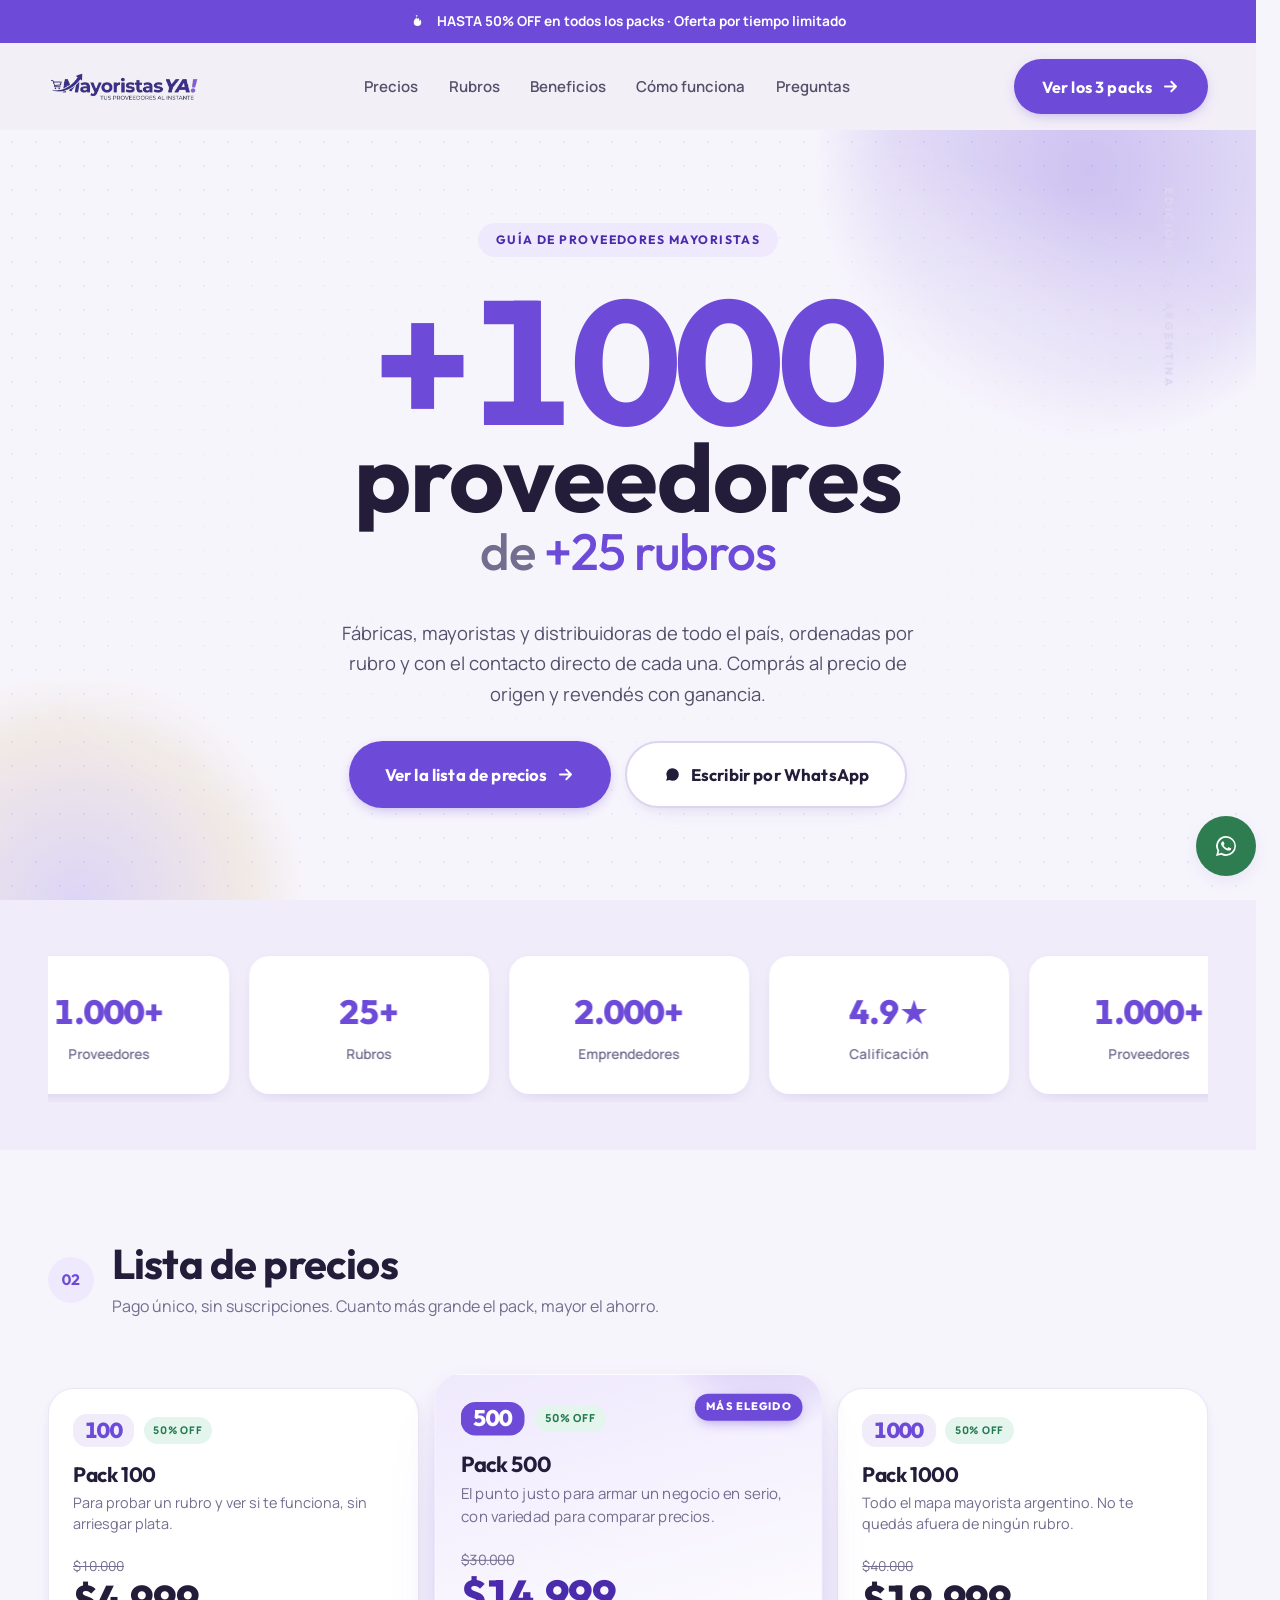
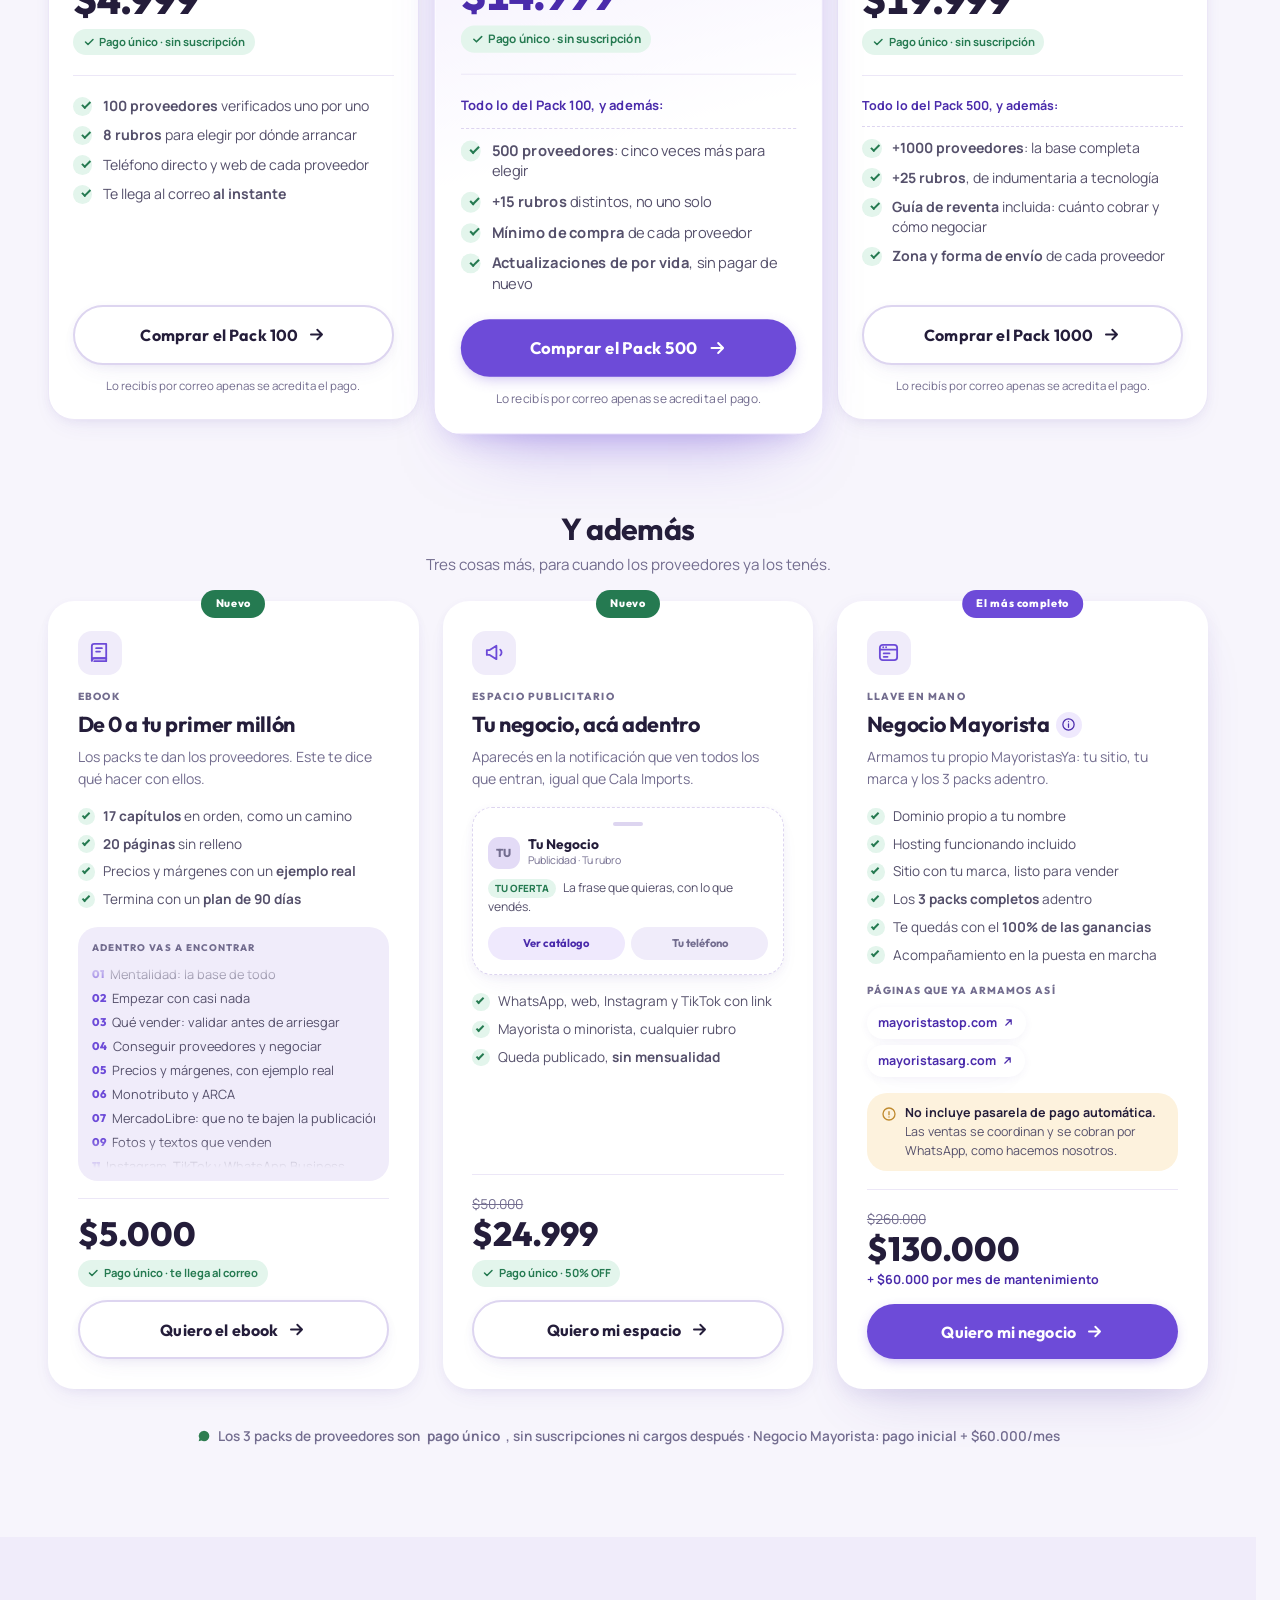
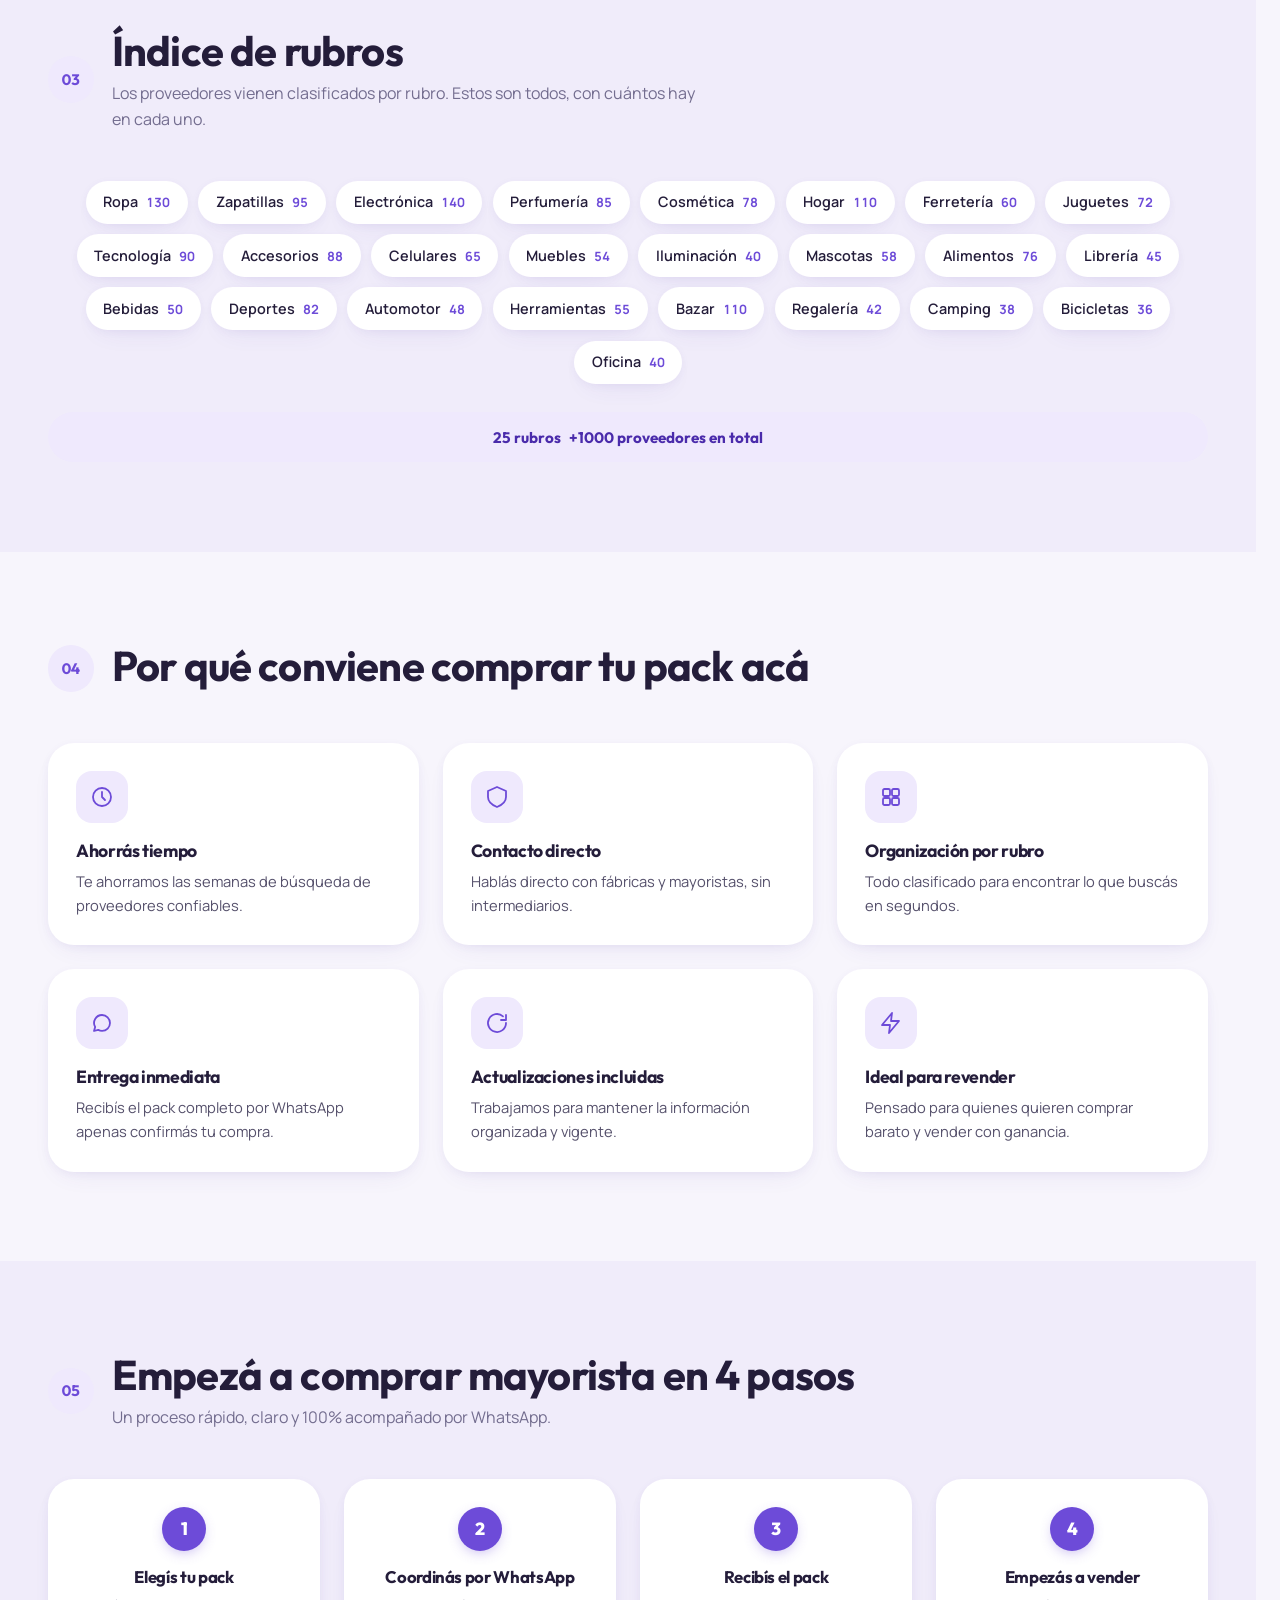
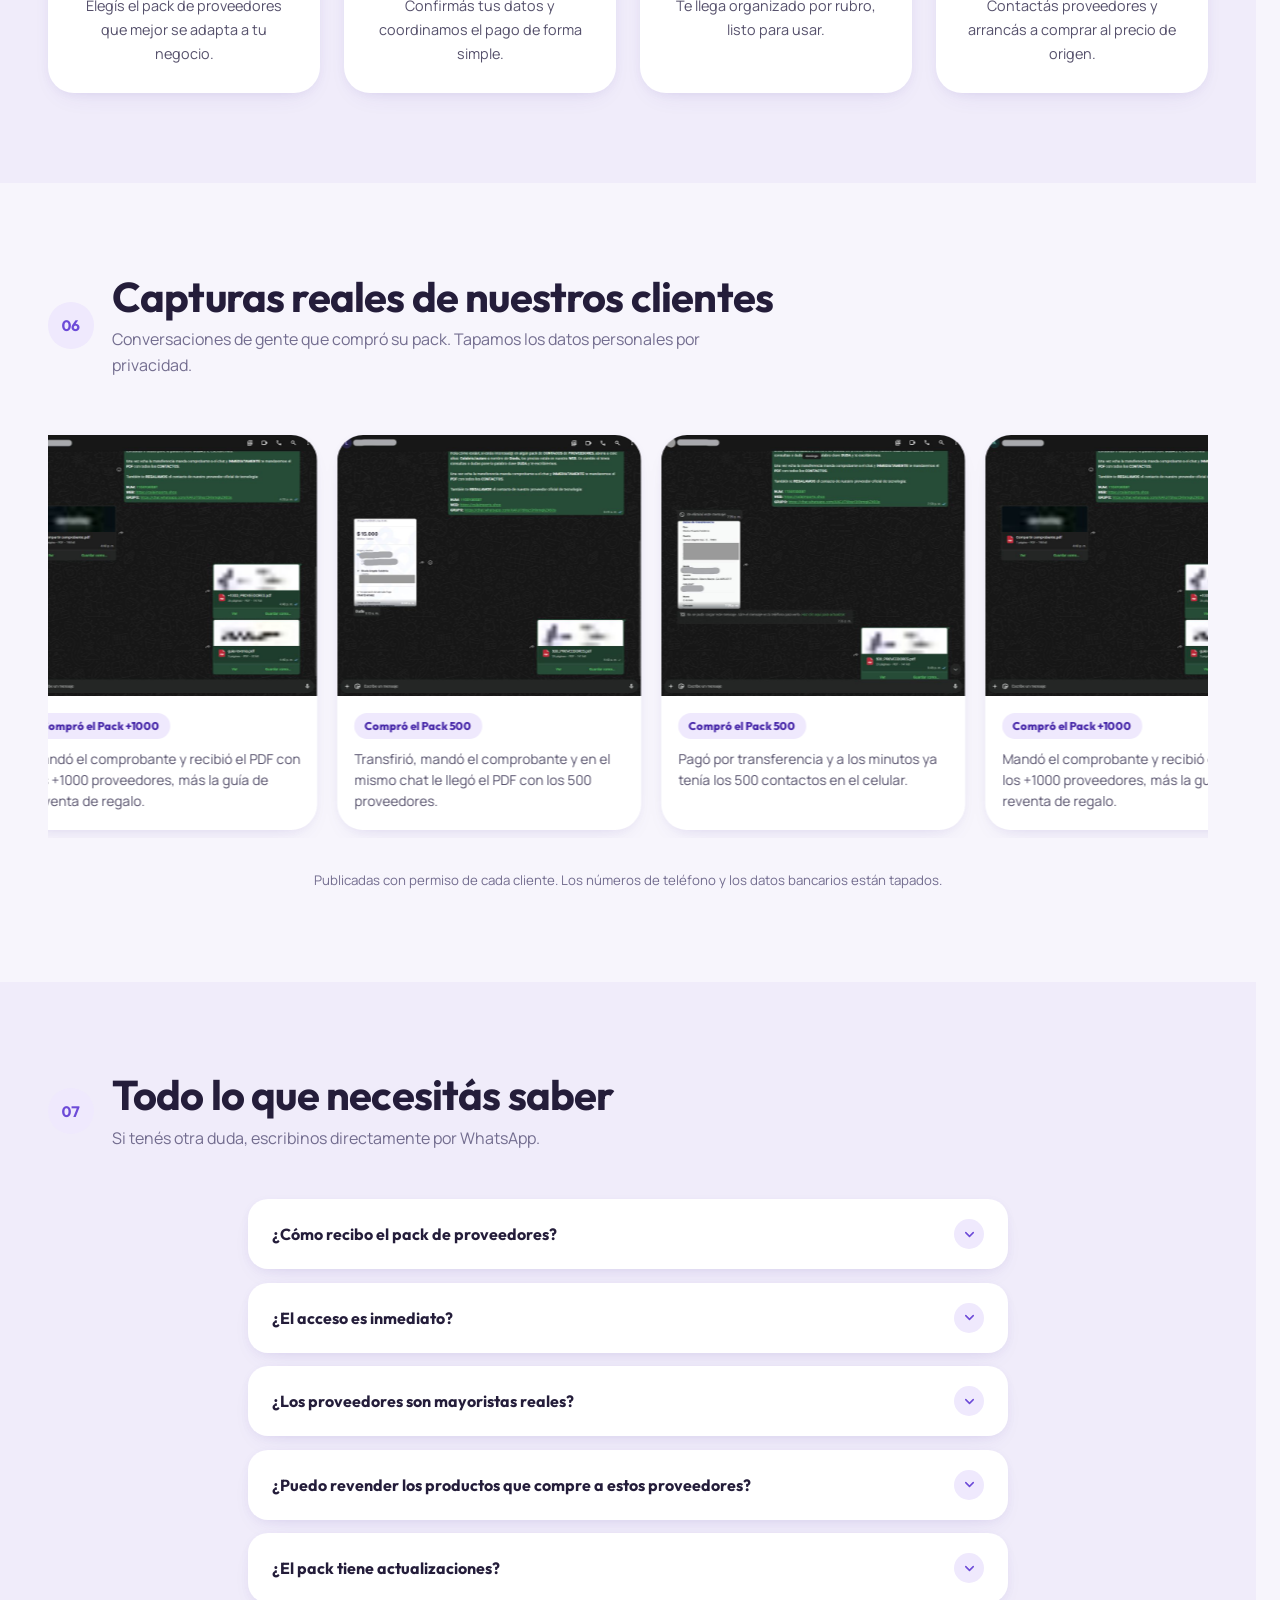
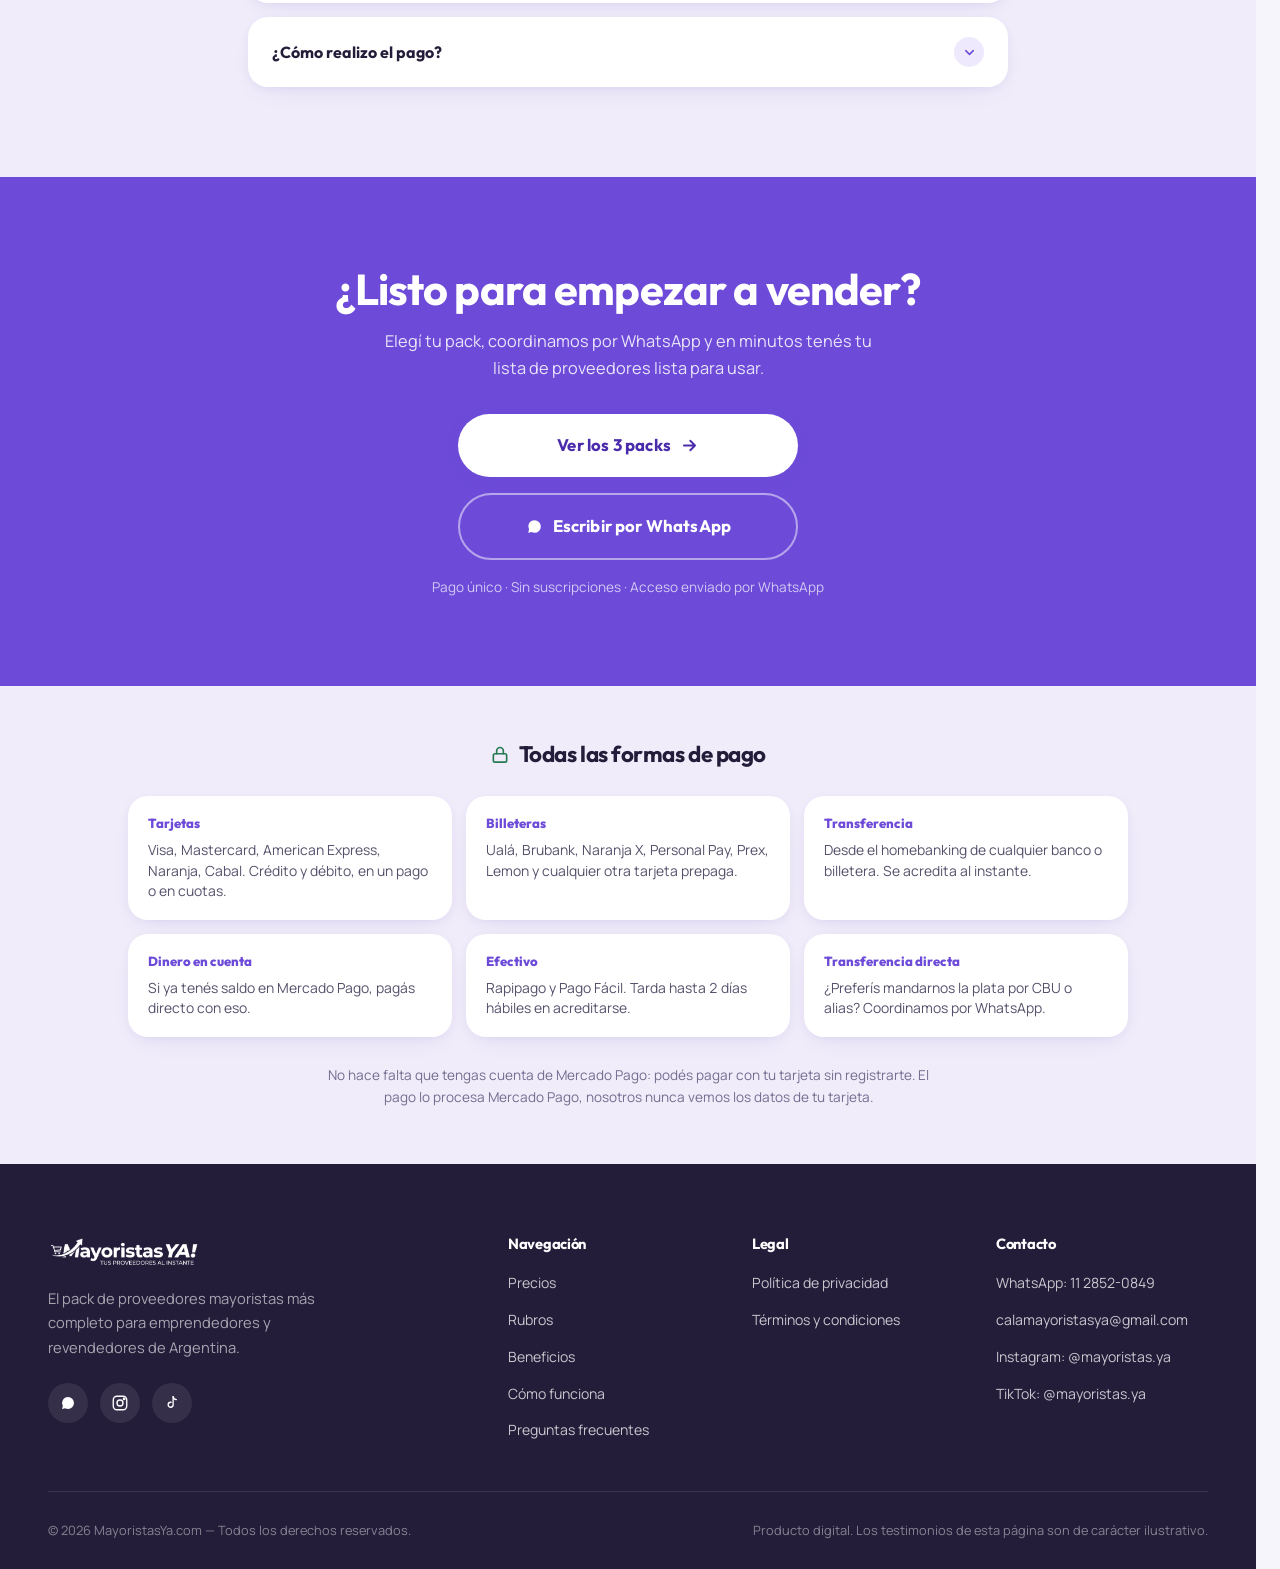
<file: index.html>
<!DOCTYPE html>
<html lang="es-AR">
<head>
<meta charset="UTF-8">
<meta name="viewport" content="width=device-width, initial-scale=1, viewport-fit=cover">
<!-- Google Analytics (GA4) - configurar ID en js/analytics.js -->
<script src="js/analytics.js?v=20260914" defer></script>
<!-- Registro automático de pedidos (Google Sheets) - configurar URL en js/orders.js -->
<script src="js/orders.js?v=20260914" defer></script>
<title>Proveedores Mayoristas Argentina | +1000 Contactos</title>
<meta name="description" content="Lista de proveedores mayoristas para revender: ropa, calzado, tecnología, hogar y +25 rubros. Desde $4.999, pago único y entrega al instante por WhatsApp.">
<meta name="author" content="MayoristasYa.com">
<meta name="robots" content="index, follow">
<meta name="google-site-verification" content="HR0qyML3r-2C64uiBOdXR5lldXPXz5C1cok6dOUCkTg" />
<link rel="canonical" href="https://www.mayoristasya.com/">

<!-- Open Graph -->
<meta property="og:type" content="website">
<meta property="og:site_name" content="MayoristasYa.com">
<meta property="og:title" content="Proveedores Mayoristas Argentina | +1000 Contactos en 25 Rubros">
<meta property="og:description" content="Lista de proveedores mayoristas para revender: ropa, calzado, tecnología, hogar y +25 rubros. Desde $4.999, pago único y entrega al instante por WhatsApp.">
<meta property="og:url" content="https://www.mayoristasya.com/">
<meta property="og:image" content="https://www.mayoristasya.com/images/og-image.jpg">
<meta property="og:image:width" content="1200">
<meta property="og:image:height" content="630">
<meta property="og:locale" content="es_AR">

<!-- Twitter Cards -->
<meta name="twitter:card" content="summary_large_image">
<meta name="twitter:title" content="Proveedores Mayoristas Argentina | +1000 Contactos en 25 Rubros">
<meta name="twitter:description" content="Lista de proveedores mayoristas para revender: ropa, calzado, tecnología, hogar y +25 rubros. Desde $4.999, entrega al instante por WhatsApp.">
<meta name="twitter:image" content="https://www.mayoristasya.com/images/og-image.jpg">

<meta name="theme-color" content="#6d4bd8">
<link rel="icon" type="image/png" sizes="32x32" href="images/favicon-32.png">
<link rel="icon" type="image/png" sizes="512x512" href="images/favicon-512.png">
<link rel="apple-touch-icon" sizes="180x180" href="images/favicon-180.png">

<link rel="preconnect" href="https://fonts.googleapis.com">
<link rel="preconnect" href="https://fonts.gstatic.com" crossorigin>
<link href="https://fonts.googleapis.com/css2?family=Outfit:wght@500;600;700&family=Manrope:wght@400;500;600;700;800&display=swap" rel="stylesheet">

<link rel="stylesheet" href="css/styles.css?v=20260914">

<script type="application/ld+json">
{
  "@context": "https://schema.org",
  "@type": "Organization",
  "name": "MayoristasYa.com",
  "url": "https://www.mayoristasya.com/",
  "logo": "https://www.mayoristasya.com/images/favicon-512.png",
  "description": "Pack de más de 1000 proveedores mayoristas verificados en más de 25 rubros para emprendedores y revendedores.",
  "contactPoint": {
    "@type": "ContactPoint",
    "telephone": "+54-11-2852-0849",
    "email": "calamayoristasya@gmail.com",
    "contactType": "customer service",
    "areaServed": "AR",
    "availableLanguage": "Spanish"
  },
  "sameAs": [
    "https://www.instagram.com/mayoristas.ya",
    "https://www.tiktok.com/@mayoristas.ya"
  ]
}
</script>
<script type="application/ld+json">
{
  "@context": "https://schema.org",
  "@type": "Product",
  "name": "Pack de Proveedores Mayoristas MayoristasYa",
  "description": "Pack digital con contactos de proveedores mayoristas organizados en más de 25 rubros.",
  "brand": { "@type": "Brand", "name": "MayoristasYa.com" },
  "offers": {
    "@type": "AggregateOffer",
    "priceCurrency": "ARS",
    "lowPrice": "4999",
    "highPrice": "19999",
    "offerCount": "3",
    "availability": "https://schema.org/InStock",
    "url": "https://www.mayoristasya.com/#precios"
  }
}
</script>
<script type="application/ld+json">
{
  "@context": "https://schema.org",
  "@type": "FAQPage",
  "mainEntity": [
    {
      "@type": "Question",
      "name": "¿Cómo recibo el pack de proveedores?",
      "acceptedAnswer": { "@type": "Answer", "text": "Una vez confirmada la compra por WhatsApp, recibís el pack completo de forma digital, organizado por rubros y listo para usar." }
    },
    {
      "@type": "Question",
      "name": "¿El acceso es inmediato?",
      "acceptedAnswer": { "@type": "Answer", "text": "Sí. Apenas coordinamos la compra por WhatsApp, te enviamos el acceso al pack sin demoras." }
    },
    {
      "@type": "Question",
      "name": "¿Los proveedores son mayoristas reales?",
      "acceptedAnswer": { "@type": "Answer", "text": "Sí, son proveedores y fábricas que venden por mayor, seleccionados y organizados por rubro para facilitar el contacto." }
    },
    {
      "@type": "Question",
      "name": "¿Puedo revender los productos que compre a estos proveedores?",
      "acceptedAnswer": { "@type": "Answer", "text": "Sí, la mayoría de los proveedores del pack están orientados a la reventa y a la compra en cantidad." }
    },
    {
      "@type": "Question",
      "name": "¿El pack tiene actualizaciones?",
      "acceptedAnswer": { "@type": "Answer", "text": "Sí, trabajamos para mantener la información organizada y vigente a lo largo del tiempo." }
    },
    {
      "@type": "Question",
      "name": "¿Cómo realizo el pago?",
      "acceptedAnswer": { "@type": "Answer", "text": "Todo el proceso de pago se coordina directamente por WhatsApp, de forma simple y personalizada." }
    }
  ]
}
</script>
</head>
<body>
<a class="skip-link" href="#main">Saltar al contenido principal</a>
<div class="scroll-progress" id="scrollProgress"></div>

<!-- ===================== BARRA DE OFERTA ===================== -->
<div class="offer-banner" id="offerBanner" role="note">
  <div class="container">
    <svg viewBox="0 0 24 24" fill="currentColor" aria-hidden="true"><path d="M12 2c-.3 2.5-1.6 3.8-3 5.2C7.4 8.8 6 10.5 6 13a6 6 0 0 0 12 0c0-2-1-3.5-2.3-4.8.3 1.5-.2 2.6-1 3.2.4-2-.3-4-1.7-5.4-.5 1.4-1.3 2-2 2.3.4-2.3-.2-4.4-2-6.3Z"/></svg>
    <span class="full">HASTA 50% OFF en todos los packs · Oferta por tiempo limitado</span>
    <span class="short">HASTA 50% OFF en todos los packs</span>
  </div>
</div>

<!-- ===================== HEADER =====================
     Va suelto, NO dentro de un wrapper: un elemento sticky solo se pega
     mientras su contenedor está en pantalla. Metido en un div corto, el
     header se despegaba apenas pasabas esa altura. -->
<header class="site-header" id="siteHeader">
    <div class="container">
      <a href="#main" class="logo" aria-label="MayoristasYa.com - Inicio">
        <img src="images/logo-full.png" alt="MayoristasYa - Tus proveedores al instante" class="logo-img" width="523" height="110" fetchpriority="high">
      </a>

      <nav class="main-nav" aria-label="Navegación principal">
        <ul>
          <li><a href="#precios">Precios</a></li>
          <li><a href="#rubros">Rubros</a></li>
          <li><a href="#beneficios">Beneficios</a></li>
          <li><a href="#como-funciona">Cómo funciona</a></li>
          <li><a href="#faq">Preguntas</a></li>
        </ul>
      </nav>

      <div class="header-actions">
        <a class="btn btn-primary header-cta" href="#precios">
          Ver los 3 packs
          <svg viewBox="0 0 24 24" fill="none" stroke="currentColor" stroke-width="2.4" stroke-linecap="round" stroke-linejoin="round" aria-hidden="true"><path d="M5 12h14M13 6l6 6-6 6"/></svg>
        </a>

        <button class="nav-toggle" id="navToggle" aria-expanded="false" aria-controls="mobileNav" aria-label="Abrir menú de navegación">
          <svg class="icon-open" viewBox="0 0 24 24" fill="none" stroke="currentColor" stroke-width="2" stroke-linecap="round" stroke-linejoin="round" aria-hidden="true"><path d="M3 6h18M3 12h18M3 18h18"/></svg>
          <svg class="icon-close" viewBox="0 0 24 24" fill="none" stroke="currentColor" stroke-width="2" stroke-linecap="round" stroke-linejoin="round" aria-hidden="true"><path d="M18 6 6 18M6 6l12 12"/></svg>
        </button>
      </div>
    </div>
</header>

<nav class="mobile-nav" id="mobileNav" aria-label="Navegación móvil">
  <ul>
    <li><a href="#precios"><span class="mn-ic" aria-hidden="true"><svg viewBox="0 0 24 24" fill="none" stroke="currentColor" stroke-width="1.8" stroke-linecap="round" stroke-linejoin="round"><path d="m20.6 12.3-8.9 8.9a1.5 1.5 0 0 1-2.1 0l-6.8-6.8a1.5 1.5 0 0 1 0-2.1l8.9-8.9H18a2 2 0 0 1 2 2v6.9Z"/><circle cx="14.5" cy="8.5" r="1.3"/></svg></span>Precios</a></li>
    <li><a href="#rubros"><span class="mn-ic" aria-hidden="true"><svg viewBox="0 0 24 24" fill="none" stroke="currentColor" stroke-width="1.8" stroke-linecap="round" stroke-linejoin="round"><rect x="3.5" y="3.5" width="7" height="7" rx="1.5"/><rect x="13.5" y="3.5" width="7" height="7" rx="1.5"/><rect x="3.5" y="13.5" width="7" height="7" rx="1.5"/><rect x="13.5" y="13.5" width="7" height="7" rx="1.5"/></svg></span>Rubros</a></li>
    <li><a href="#beneficios"><span class="mn-ic" aria-hidden="true"><svg viewBox="0 0 24 24" fill="none" stroke="currentColor" stroke-width="1.8" stroke-linecap="round" stroke-linejoin="round"><path d="M12 2 3 6v6c0 5 4 8 9 10 5-2 9-5 9-10V6l-9-4Z"/></svg></span>Beneficios</a></li>
    <li><a href="#como-funciona"><span class="mn-ic" aria-hidden="true"><svg viewBox="0 0 24 24" fill="none" stroke="currentColor" stroke-width="1.8" stroke-linecap="round" stroke-linejoin="round"><circle cx="12" cy="12" r="9"/><path d="M12 7v5l3 3"/></svg></span>Cómo funciona</a></li>
    <li><a href="#testimonios"><span class="mn-ic" aria-hidden="true"><svg viewBox="0 0 24 24" fill="currentColor"><path d="m12 2 3.1 6.3 6.9 1-5 4.9 1.2 6.8L12 17.8 5.8 21l1.2-6.8-5-4.9 6.9-1Z"/></svg></span>Testimonios</a></li>
    <li><a href="#faq"><span class="mn-ic" aria-hidden="true"><svg viewBox="0 0 24 24" fill="none" stroke="currentColor" stroke-width="1.8" stroke-linecap="round" stroke-linejoin="round"><circle cx="12" cy="12" r="9"/><path d="M9.5 9a2.5 2.5 0 1 1 3.5 2.3c-.7.3-1 .9-1 1.7v.3"/><path d="M12 17h.01"/></svg></span>Preguntas frecuentes</a></li>
  </ul>
  <a class="btn btn-primary btn-block" href="#precios">Ver los 3 packs</a>

  <div class="mobile-nav-social">
    <a href="#" class="js-wsp" aria-label="Escribinos por WhatsApp" target="_blank" rel="noopener">
      <svg viewBox="0 0 24 24" fill="currentColor" aria-hidden="true"><path d="M17.6 6.32A7.85 7.85 0 0 0 12.05 4a7.94 7.94 0 0 0-6.9 11.9L4 20l4.2-1.1a7.93 7.93 0 0 0 3.85 1h0a7.94 7.94 0 0 0 7.94-7.94 7.9 7.9 0 0 0-2.4-5.64Z"/></svg>
    </a>
    <a href="https://www.instagram.com/mayoristas.ya" target="_blank" rel="noopener" aria-label="Instagram de MayoristasYa">
      <svg viewBox="0 0 24 24" fill="none" stroke="currentColor" stroke-width="1.8"><rect x="3" y="3" width="18" height="18" rx="5"/><circle cx="12" cy="12" r="4"/><circle cx="17.5" cy="6.5" r="1"/></svg>
    </a>
    <a href="https://www.tiktok.com/@mayoristas.ya" target="_blank" rel="noopener" aria-label="TikTok de MayoristasYa">
      <svg viewBox="0 0 24 24" fill="none" stroke="currentColor" stroke-width="1.8" stroke-linecap="round" stroke-linejoin="round"><path d="M13.5 3.5v10.8a3.3 3.3 0 1 1-3.3-3.3c.16 0 .32 0 .48.03"/><path d="M13.5 3.5c.4 2.1 2.1 3.7 4.3 3.9"/></svg>
    </a>
  </div>
</nav>

<main id="main">

  <!-- ===================== PORTADA ===================== -->
  <section class="portada" id="hero">

    <!-- El fondo: dos luces violetas que se mueven muy despacio y una trama
         de puntitos que se desvanece hacia los bordes. Es decoración pura,
         por eso va escondida para los lectores de pantalla. -->
    <div class="pt-fondo" aria-hidden="true">
      <span class="pt-luz pt-luz-1"></span>
      <span class="pt-luz pt-luz-2"></span>
      <span class="pt-trama"></span>
    </div>

    <div class="container">

      <div class="pt-sello">
        <span class="pt-sello-linea">Edición 2026</span>
        <span class="pt-sello-linea">Argentina</span>
      </div>

      <div class="pt-grid">

        <!-- Cada parte entra un toque después que la anterior. El --d es ese
             retraso. Si el visitante pidió menos movimiento, no se mueve nada:
             el CSS de la animación vive adentro de una consulta de medios. -->
        <div class="pt-izq pt-anima">
          <p class="pt-kicker" style="--d:0s">Guía de proveedores mayoristas</p>

          <h1 class="pt-titulo">
            <!-- El número cuenta desde cero al cargar. Sin JavaScript queda
                 el +1000 escrito acá, que es lo que importa. -->
            <span class="pt-l1" style="--d:.07s" data-count="1000" data-prefijo="+" data-formato="plano">+1000</span>
            <span class="pt-l2" style="--d:.16s">proveedores</span>
            <span class="pt-l3" style="--d:.25s">de <em>+25 rubros</em></span>
          </h1>

          <p class="pt-bajada" style="--d:.34s">
            Fábricas, mayoristas y distribuidoras de todo el país, ordenadas por
            rubro y con el contacto directo de cada una. Comprás al precio de
            origen y revendés con ganancia.
          </p>

          <div class="pt-acciones" style="--d:.43s">
            <a class="btn btn-primary btn-lg" href="#precios">
              Ver la lista de precios
              <svg viewBox="0 0 24 24" fill="none" stroke="currentColor" stroke-width="2.4" stroke-linecap="round" stroke-linejoin="round" aria-hidden="true"><path d="M5 12h14M13 6l6 6-6 6"/></svg>
            </a>
            <a class="btn btn-outline btn-lg js-wsp" href="#" target="_blank" rel="noopener">
              <svg viewBox="0 0 24 24" fill="currentColor" aria-hidden="true"><path d="M17.6 6.32A7.85 7.85 0 0 0 12.05 4a7.94 7.94 0 0 0-6.9 11.9L4 20l4.2-1.1a7.93 7.93 0 0 0 3.85 1h0a7.94 7.94 0 0 0 7.94-7.94 7.9 7.9 0 0 0-2.4-5.64Z"/></svg>
              Escribir por WhatsApp
            </a>
          </div>
        </div>

      </div>

    </div>
  </section>

  <!-- ===================== STATS ===================== -->
  <section class="stats-row bg-cream-2" aria-label="Estadísticas del pack">
    <div class="container">
      <!-- Carrusel continuo. El grupo va tres veces: el primero es el real y
           los otros dos son copias para que el loop no muestre huecos. -->
      <div class="marquesina reveal">
        <div class="marquesina-pista marquesina-stats">

          <div class="stat-card">
            <div class="stat-num" data-count="1000" data-suffix="+">0</div>
            <div class="stat-label">Proveedores</div>
          </div>
          <div class="stat-card">
            <div class="stat-num" data-count="25" data-suffix="+">0</div>
            <div class="stat-label">Rubros</div>
          </div>
          <div class="stat-card">
            <div class="stat-num" data-count="2000" data-suffix="+">0</div>
            <div class="stat-label">Emprendedores</div>
          </div>
          <div class="stat-card">
            <div class="stat-num" data-count="4.9" data-suffix="★" data-decimals="1">0</div>
            <div class="stat-label">Calificación</div>
          </div>

          <div class="stat-card" aria-hidden="true">
            <div class="stat-num">1.000+</div>
            <div class="stat-label">Proveedores</div>
          </div>
          <div class="stat-card" aria-hidden="true">
            <div class="stat-num">25+</div>
            <div class="stat-label">Rubros</div>
          </div>
          <div class="stat-card" aria-hidden="true">
            <div class="stat-num">2.000+</div>
            <div class="stat-label">Emprendedores</div>
          </div>
          <div class="stat-card" aria-hidden="true">
            <div class="stat-num">4.9★</div>
            <div class="stat-label">Calificación</div>
          </div>

          <div class="stat-card" aria-hidden="true">
            <div class="stat-num">1.000+</div>
            <div class="stat-label">Proveedores</div>
          </div>
          <div class="stat-card" aria-hidden="true">
            <div class="stat-num">25+</div>
            <div class="stat-label">Rubros</div>
          </div>
          <div class="stat-card" aria-hidden="true">
            <div class="stat-num">2.000+</div>
            <div class="stat-label">Emprendedores</div>
          </div>
          <div class="stat-card" aria-hidden="true">
            <div class="stat-num">4.9★</div>
            <div class="stat-label">Calificación</div>
          </div>

        </div>
      </div>
    </div>
  </section>

  <!-- ===================== PRECIOS (lista de catálogo) ===================== -->
  <section class="section-pad" id="precios">
    <div class="container">

      <header class="sec-head reveal">
        <span class="sec-num" aria-hidden="true">02</span>
        <div>
          <h2>Lista de precios</h2>
          <p>Pago único, sin suscripciones. Cuanto más grande el pack, mayor el ahorro.</p>
        </div>
      </header>

      <div class="packs-grid reveal">

        <article class="pack-card" style="--i:0">
          <div class="pk-top">
            <span class="pk-num" aria-hidden="true">100</span>
            <span class="pk-off">50% OFF</span>
          </div>

          <h3 class="pk-nombre">Pack 100</h3>
          <p class="pk-bajada">Para probar un rubro y ver si te funciona, sin arriesgar plata.</p>

          <div class="pk-precio">
            <span class="pk-antes">$10.000</span>
            <strong>$4.999</strong>
            <span class="pk-unico"><svg viewBox="0 0 24 24" fill="none" stroke="currentColor" stroke-width="3" stroke-linecap="round" stroke-linejoin="round" aria-hidden="true"><path d="m5 12 5 5L20 7"/></svg> Pago único &middot; sin suscripción</span>
          </div>

          <ul class="pk-lista">
            <li style="--j:0"><b>100 proveedores</b> verificados uno por uno</li>
            <li style="--j:1"><b>8 rubros</b> para elegir por dónde arrancar</li>
            <li style="--j:2">Teléfono directo y web de cada proveedor</li>
            <li style="--j:3">Te llega al correo <b>al instante</b></li>
          </ul>

          <a class="btn btn-outline btn-block js-buy" href="checkout.html?pack=100">
            Comprar el Pack 100
            <svg viewBox="0 0 24 24" fill="none" stroke="currentColor" stroke-width="2.4" stroke-linecap="round" stroke-linejoin="round" aria-hidden="true"><path d="M5 12h14M13 6l6 6-6 6"/></svg>
          </a>
          <p class="pk-garantia">Lo recibís por correo apenas se acredita el pago.</p>
        </article>

        <article class="pack-card es-destacado" style="--i:1">
          <span class="pk-sello">Más elegido</span>
          <span class="pk-brillo" aria-hidden="true"></span>
          <div class="pk-top">
            <span class="pk-num" aria-hidden="true">500</span>
            <span class="pk-off">50% OFF</span>
          </div>

          <h3 class="pk-nombre">Pack 500</h3>
          <p class="pk-bajada">El punto justo para armar un negocio en serio, con variedad para comparar precios.</p>

          <div class="pk-precio">
            <span class="pk-antes">$30.000</span>
            <strong>$14.999</strong>
            <span class="pk-unico"><svg viewBox="0 0 24 24" fill="none" stroke="currentColor" stroke-width="3" stroke-linecap="round" stroke-linejoin="round" aria-hidden="true"><path d="m5 12 5 5L20 7"/></svg> Pago único &middot; sin suscripción</span>
          </div>

          <p class="pk-hereda">Todo lo del Pack 100, y además:</p>
          <ul class="pk-lista">
            <li style="--j:0"><b>500 proveedores</b>: cinco veces más para elegir</li>
            <li style="--j:1"><b>+15 rubros</b> distintos, no uno solo</li>
            <li style="--j:2"><b>Mínimo de compra</b> de cada proveedor</li>
            <li style="--j:3"><b>Actualizaciones de por vida</b>, sin pagar de nuevo</li>
          </ul>

          <a class="btn btn-primary btn-block js-buy" href="checkout.html?pack=500">
            Comprar el Pack 500
            <svg viewBox="0 0 24 24" fill="none" stroke="currentColor" stroke-width="2.4" stroke-linecap="round" stroke-linejoin="round" aria-hidden="true"><path d="M5 12h14M13 6l6 6-6 6"/></svg>
          </a>
          <p class="pk-garantia">Lo recibís por correo apenas se acredita el pago.</p>
        </article>

        <article class="pack-card" style="--i:2">
          <div class="pk-top">
            <span class="pk-num" aria-hidden="true">1000</span>
            <span class="pk-off">50% OFF</span>
          </div>

          <h3 class="pk-nombre">Pack 1000</h3>
          <p class="pk-bajada">Todo el mapa mayorista argentino. No te quedás afuera de ningún rubro.</p>

          <div class="pk-precio">
            <span class="pk-antes">$40.000</span>
            <strong>$19.999</strong>
            <span class="pk-unico"><svg viewBox="0 0 24 24" fill="none" stroke="currentColor" stroke-width="3" stroke-linecap="round" stroke-linejoin="round" aria-hidden="true"><path d="m5 12 5 5L20 7"/></svg> Pago único &middot; sin suscripción</span>
          </div>

          <p class="pk-hereda">Todo lo del Pack 500, y además:</p>
          <ul class="pk-lista">
            <li style="--j:0"><b>+1000 proveedores</b>: la base completa</li>
            <li style="--j:1"><b>+25 rubros</b>, de indumentaria a tecnología</li>
            <li style="--j:2"><b>Guía de reventa</b> incluida: cuánto cobrar y cómo negociar</li>
            <li style="--j:3"><b>Zona y forma de envío</b> de cada proveedor</li>
          </ul>

          <a class="btn btn-outline btn-block js-buy" href="checkout.html?pack=1000">
            Comprar el Pack 1000
            <svg viewBox="0 0 24 24" fill="none" stroke="currentColor" stroke-width="2.4" stroke-linecap="round" stroke-linejoin="round" aria-hidden="true"><path d="M5 12h14M13 6l6 6-6 6"/></svg>
          </a>
          <p class="pk-garantia">Lo recibís por correo apenas se acredita el pago.</p>
        </article>

      </div>

      <!-- Los otros tres productos. Ninguno es una lista de proveedores, así
           que van juntos y aparte de la grilla de packs: en computadora, uno
           al lado del otro para poder compararlos de un vistazo. -->
      <div class="extras-cab reveal">
        <h3>Y además</h3>
        <p>Tres cosas más, para cuando los proveedores ya los tenés.</p>
      </div>

      <div class="extras-grid reveal">

        <!-- 1. El libro: los packs te dicen a quién comprarle, este qué hacer -->
        <article class="extra extra-libro" style="--i:0">
          <span class="ex-sello es-nuevo">Nuevo</span>
          <div class="ex-icono" aria-hidden="true">
            <svg viewBox="0 0 24 24" fill="none" stroke="currentColor" stroke-width="1.9" stroke-linecap="round" stroke-linejoin="round"><path d="M4 5.5A2.5 2.5 0 0 1 6.5 3H19v15H6.5A2.5 2.5 0 0 0 4 20.5Z"/><path d="M4 20.5A2.5 2.5 0 0 1 6.5 18H19v3H6.5"/><path d="M8.5 7.5h6M8.5 11h4"/></svg>
          </div>
          <span class="ex-etiqueta">Ebook</span>
          <h4>De 0 a tu primer millón</h4>
          <p class="ex-bajada">Los packs te dan los proveedores. Este te dice qué hacer con ellos.</p>

          <ul class="ex-lista">
            <li><b>17 capítulos</b> en orden, como un camino</li>
            <li><b>20 páginas</b> sin relleno</li>
            <li>Precios y márgenes con un <b>ejemplo real</b></li>
            <li>Termina con un <b>plan de 90 días</b></li>
          </ul>

          <!-- Los capítulos van pasando de a uno. Antes estaban los 17 en una
               lista, que ocupaba media pantalla; así se ven igual pero sin
               comerse la tarjeta, y de paso llenan el hueco de abajo. -->
          <div class="ex-capitulos" aria-hidden="true">
            <span class="exc-tit">Adentro vas a encontrar</span>
            <div class="exc-ventana">
              <!-- La lista va DOS veces. La segunda es copia exacta de la
                   primera: cuando el desplazamiento llega justo al final del
                   primer juego, vuelve a cero y en pantalla se ve lo mismo,
                   así que el salto no existe. -->
              <ul class="exc-lista">
                <li><i>01</i> Mentalidad: la base de todo</li>
                <li><i>02</i> Empezar con casi nada</li>
                <li><i>03</i> Qué vender: validar antes de arriesgar</li>
                <li><i>04</i> Conseguir proveedores y negociar</li>
                <li><i>05</i> Precios y márgenes, con ejemplo real</li>
                <li><i>06</i> Monotributo y ARCA</li>
                <li><i>07</i> MercadoLibre: que no te bajen la publicación</li>
                <li><i>09</i> Fotos y textos que venden</li>
                <li><i>11</i> Instagram, TikTok y WhatsApp Business</li>
                <li><i>13</i> Las finanzas de tu negocio</li>
                <li><i>14</i> Escalar: de revendedor a marca</li>
                <li><i>15</i> De 0 a millonario: los 5 niveles</li>
                <li><i>16</i> Errores que hunden emprendimientos</li>
                <li><i>17</i> Tu plan de 90 días + checklist</li>

                <li aria-hidden="true"><i>01</i> Mentalidad: la base de todo</li>
                <li aria-hidden="true"><i>02</i> Empezar con casi nada</li>
                <li aria-hidden="true"><i>03</i> Qué vender: validar antes de arriesgar</li>
                <li aria-hidden="true"><i>04</i> Conseguir proveedores y negociar</li>
                <li aria-hidden="true"><i>05</i> Precios y márgenes, con ejemplo real</li>
                <li aria-hidden="true"><i>06</i> Monotributo y ARCA</li>
                <li aria-hidden="true"><i>07</i> MercadoLibre: que no te bajen la publicación</li>
                <li aria-hidden="true"><i>09</i> Fotos y textos que venden</li>
                <li aria-hidden="true"><i>11</i> Instagram, TikTok y WhatsApp Business</li>
                <li aria-hidden="true"><i>13</i> Las finanzas de tu negocio</li>
                <li aria-hidden="true"><i>14</i> Escalar: de revendedor a marca</li>
                <li aria-hidden="true"><i>15</i> De 0 a millonario: los 5 niveles</li>
                <li aria-hidden="true"><i>16</i> Errores que hunden emprendimientos</li>
                <li aria-hidden="true"><i>17</i> Tu plan de 90 días + checklist</li>
              </ul>
            </div>
          </div>

          <div class="ex-pie">
            <div class="ex-precio">
              <strong>$5.000</strong>
              <span class="pk-unico">
                <svg viewBox="0 0 24 24" fill="none" stroke="currentColor" stroke-width="3" stroke-linecap="round" stroke-linejoin="round" aria-hidden="true"><path d="m5 12 5 5L20 7"/></svg>
                Pago único &middot; te llega al correo
              </span>
            </div>
            <a class="btn btn-outline btn-block js-buy" href="checkout.html?pack=ebook">
              Quiero el ebook
              <svg viewBox="0 0 24 24" fill="none" stroke="currentColor" stroke-width="2.4" stroke-linecap="round" stroke-linejoin="round" aria-hidden="true"><path d="M5 12h14M13 6l6 6-6 6"/></svg>
            </a>
          </div>
        </article>

        <!-- 2. Espacio publicitario: se vende mostrando cómo se ve -->
        <article class="extra extra-pub" style="--i:1">
          <span class="ex-sello es-nuevo">Nuevo</span>
          <div class="ex-icono" aria-hidden="true">
            <svg viewBox="0 0 24 24" fill="none" stroke="currentColor" stroke-width="1.9" stroke-linecap="round" stroke-linejoin="round"><path d="M4 9.5h3l7-4.5v14l-7-4.5H4Z"/><path d="M18 9a4 4 0 0 1 0 6"/></svg>
          </div>
          <span class="ex-etiqueta">Espacio publicitario</span>
          <h4>Tu negocio, acá adentro</h4>
          <p class="ex-bajada">Aparecés en la notificación que ven todos los que entran, igual que Cala Imports.</p>

          <div class="fp-demo" aria-hidden="true">
            <span class="fpd-agarre"></span>
            <div class="fpd-cabeza">
              <span class="fpd-ini">TU</span>
              <div class="fpd-id">
                <strong>Tu Negocio</strong>
                <span>Publicidad &middot; Tu rubro</span>
              </div>
            </div>
            <p class="fpd-texto"><span class="fpd-badge">Tu oferta</span> La frase que quieras, con lo que vendés.</p>
            <div class="fpd-botones">
              <span class="fpd-btn fpd-btn-fuerte">Ver catálogo</span>
              <span class="fpd-btn">Tu teléfono</span>
            </div>
          </div>

          <ul class="ex-lista">
            <li>WhatsApp, web, Instagram y TikTok con link</li>
            <li>Mayorista o minorista, cualquier rubro</li>
            <li>Queda publicado, <b>sin mensualidad</b></li>
          </ul>

          <div class="ex-pie">
            <div class="ex-precio">
              <span class="pk-antes">$50.000</span>
              <strong>$24.999</strong>
              <span class="pk-unico">
                <svg viewBox="0 0 24 24" fill="none" stroke="currentColor" stroke-width="3" stroke-linecap="round" stroke-linejoin="round" aria-hidden="true"><path d="m5 12 5 5L20 7"/></svg>
                Pago único &middot; 50% OFF
              </span>
            </div>
            <a class="btn btn-outline btn-block js-buy" href="checkout.html?pack=publicidad">
              Quiero mi espacio
              <svg viewBox="0 0 24 24" fill="none" stroke="currentColor" stroke-width="2.4" stroke-linecap="round" stroke-linejoin="round" aria-hidden="true"><path d="M5 12h14M13 6l6 6-6 6"/></svg>
            </a>
          </div>
        </article>

        <!-- 3. Negocio Mayorista: el más caro, va destacado -->
        <article class="extra extra-negocio es-destacado" style="--i:2">
          <span class="ex-sello">El más completo</span>
          <div class="ex-icono" aria-hidden="true">
            <svg viewBox="0 0 24 24" fill="none" stroke="currentColor" stroke-width="1.9" stroke-linecap="round" stroke-linejoin="round"><rect x="3" y="4" width="18" height="16" rx="3"/><path d="M3 9h18"/><path d="M6.5 6.5h.01M9.5 6.5h.01"/><path d="M7 13h6M7 16.5h4"/></svg>
          </div>
          <span class="ex-etiqueta">Llave en mano</span>
          <h4>
            Negocio Mayorista
            <button type="button" class="fn-info" id="negocioInfoBtn" aria-haspopup="dialog" aria-label="Más información sobre Negocio Mayorista">
              <svg viewBox="0 0 24 24" fill="none" stroke="currentColor" stroke-width="2" stroke-linecap="round" stroke-linejoin="round" aria-hidden="true"><circle cx="12" cy="12" r="9"/><path d="M12 11v5.5"/><path d="M12 7.5h.01"/></svg>
            </button>
          </h4>
          <p class="ex-bajada">Armamos tu propio MayoristasYa: tu sitio, tu marca y los 3 packs adentro.</p>

          <ul class="ex-lista">
            <li>Dominio propio a tu nombre</li>
            <li>Hosting funcionando incluido</li>
            <li>Sitio con tu marca, listo para vender</li>
            <li>Los <b>3 packs completos</b> adentro</li>
            <li>Te quedás con el <b>100% de las ganancias</b></li>
            <li>Acompañamiento en la puesta en marcha</li>
          </ul>

          <div class="ex-ejemplos">
            <span class="ex-ejemplos-tit">Páginas que ya armamos así</span>
            <div class="ex-ejemplos-links">
              <a href="https://mayoristastop.com" target="_blank" rel="noopener">
                mayoristastop.com
                <svg viewBox="0 0 24 24" fill="none" stroke="currentColor" stroke-width="2.2" stroke-linecap="round" stroke-linejoin="round" aria-hidden="true"><path d="M7 17 17 7M9 7h8v8"/></svg>
              </a>
              <a href="https://mayoristasarg.com" target="_blank" rel="noopener">
                mayoristasarg.com
                <svg viewBox="0 0 24 24" fill="none" stroke="currentColor" stroke-width="2.2" stroke-linecap="round" stroke-linejoin="round" aria-hidden="true"><path d="M7 17 17 7M9 7h8v8"/></svg>
              </a>
            </div>
          </div>

          <p class="ex-aclaracion">
            <svg viewBox="0 0 24 24" fill="none" stroke="currentColor" stroke-width="2" stroke-linecap="round" stroke-linejoin="round" aria-hidden="true"><circle cx="12" cy="12" r="9"/><path d="M12 8.5v4.5"/><path d="M12 16.5h.01"/></svg>
            <span><strong>No incluye pasarela de pago automática.</strong> Las ventas se coordinan y se cobran por WhatsApp, como hacemos nosotros.</span>
          </p>

          <div class="ex-pie">
            <div class="ex-precio">
              <span class="pk-antes">$260.000</span>
              <strong>$130.000</strong>
              <span class="ex-mensual">+ $60.000 por mes de mantenimiento</span>
            </div>
            <a class="btn btn-primary btn-block js-buy" href="checkout.html?pack=negocio-mayorista">
              Quiero mi negocio
              <svg viewBox="0 0 24 24" fill="none" stroke="currentColor" stroke-width="2.4" stroke-linecap="round" stroke-linejoin="round" aria-hidden="true"><path d="M5 12h14M13 6l6 6-6 6"/></svg>
            </a>
          </div>
        </article>

      </div>

      <p class="pricing-note">
        <svg viewBox="0 0 24 24" fill="currentColor" aria-hidden="true"><path d="M17.6 6.32A7.85 7.85 0 0 0 12.05 4a7.94 7.94 0 0 0-6.9 11.9L4 20l4.2-1.1a7.93 7.93 0 0 0 3.85 1h0a7.94 7.94 0 0 0 7.94-7.94 7.9 7.9 0 0 0-2.4-5.64Z"/></svg>
        Los 3 packs de proveedores son <strong>pago único</strong>, sin suscripciones ni cargos después · Negocio Mayorista: pago inicial + $60.000/mes
      </p>
    </div>
  </section>

  <!-- ===================== RUBROS (índice impreso) ===================== -->
  <section class="section-pad bg-cream-2" id="rubros">
    <div class="container">

      <header class="sec-head reveal">
        <span class="sec-num" aria-hidden="true">03</span>
        <div>
          <h2>Índice de rubros</h2>
          <p>Los proveedores vienen clasificados por rubro. Estos son todos, con cuántos hay en cada uno.</p>
        </div>
      </header>

      <ul class="indice-rubros reveal">
        <li><span class="idx-nom">Ropa</span><span class="idx-puntos" aria-hidden="true"></span><span class="idx-num">130</span></li>
        <li><span class="idx-nom">Zapatillas</span><span class="idx-puntos" aria-hidden="true"></span><span class="idx-num">95</span></li>
        <li><span class="idx-nom">Electrónica</span><span class="idx-puntos" aria-hidden="true"></span><span class="idx-num">140</span></li>
        <li><span class="idx-nom">Perfumería</span><span class="idx-puntos" aria-hidden="true"></span><span class="idx-num">85</span></li>
        <li><span class="idx-nom">Cosmética</span><span class="idx-puntos" aria-hidden="true"></span><span class="idx-num">78</span></li>
        <li><span class="idx-nom">Hogar</span><span class="idx-puntos" aria-hidden="true"></span><span class="idx-num">110</span></li>
        <li><span class="idx-nom">Ferretería</span><span class="idx-puntos" aria-hidden="true"></span><span class="idx-num">60</span></li>
        <li><span class="idx-nom">Juguetes</span><span class="idx-puntos" aria-hidden="true"></span><span class="idx-num">72</span></li>
        <li><span class="idx-nom">Tecnología</span><span class="idx-puntos" aria-hidden="true"></span><span class="idx-num">90</span></li>
        <li><span class="idx-nom">Accesorios</span><span class="idx-puntos" aria-hidden="true"></span><span class="idx-num">88</span></li>
        <li><span class="idx-nom">Celulares</span><span class="idx-puntos" aria-hidden="true"></span><span class="idx-num">65</span></li>
        <li><span class="idx-nom">Muebles</span><span class="idx-puntos" aria-hidden="true"></span><span class="idx-num">54</span></li>
        <li><span class="idx-nom">Iluminación</span><span class="idx-puntos" aria-hidden="true"></span><span class="idx-num">40</span></li>
        <li><span class="idx-nom">Mascotas</span><span class="idx-puntos" aria-hidden="true"></span><span class="idx-num">58</span></li>
        <li><span class="idx-nom">Alimentos</span><span class="idx-puntos" aria-hidden="true"></span><span class="idx-num">76</span></li>
        <li><span class="idx-nom">Librería</span><span class="idx-puntos" aria-hidden="true"></span><span class="idx-num">45</span></li>
        <li><span class="idx-nom">Bebidas</span><span class="idx-puntos" aria-hidden="true"></span><span class="idx-num">50</span></li>
        <li><span class="idx-nom">Deportes</span><span class="idx-puntos" aria-hidden="true"></span><span class="idx-num">82</span></li>
        <li><span class="idx-nom">Automotor</span><span class="idx-puntos" aria-hidden="true"></span><span class="idx-num">48</span></li>
        <li><span class="idx-nom">Herramientas</span><span class="idx-puntos" aria-hidden="true"></span><span class="idx-num">55</span></li>
        <li><span class="idx-nom">Bazar</span><span class="idx-puntos" aria-hidden="true"></span><span class="idx-num">110</span></li>
        <li><span class="idx-nom">Regalería</span><span class="idx-puntos" aria-hidden="true"></span><span class="idx-num">42</span></li>
        <li><span class="idx-nom">Camping</span><span class="idx-puntos" aria-hidden="true"></span><span class="idx-num">38</span></li>
        <li><span class="idx-nom">Bicicletas</span><span class="idx-puntos" aria-hidden="true"></span><span class="idx-num">36</span></li>
        <li><span class="idx-nom">Oficina</span><span class="idx-puntos" aria-hidden="true"></span><span class="idx-num">40</span></li>
      </ul>

      <p class="indice-pie">
        <span>25 rubros</span>
        <span class="idx-puntos" aria-hidden="true"></span>
        <span>+1000 proveedores en total</span>
      </p>
    </div>
  </section>


  <!-- ===================== BENEFICIOS ===================== -->
  <section class="section-pad" id="beneficios">
    <div class="container">
      <header class="sec-head reveal">
        <span class="sec-num" aria-hidden="true">04</span>
        <div>
          <h2>Por qué conviene comprar tu pack acá</h2>
        </div>
      </header>

      <div class="grid benefits-grid stagger reveal">
        <div class="benefit-card" style="--i:0">
          <span class="benefit-icon" aria-hidden="true"><svg viewBox="0 0 24 24" fill="none" stroke="currentColor" stroke-width="1.8" stroke-linecap="round" stroke-linejoin="round"><circle cx="12" cy="12" r="9"/><path d="M12 7v5l3 3"/></svg></span>
          <h3>Ahorrás tiempo</h3>
          <p>Te ahorramos las semanas de búsqueda de proveedores confiables.</p>
        </div>
        <div class="benefit-card" style="--i:1">
          <span class="benefit-icon" aria-hidden="true"><svg viewBox="0 0 24 24" fill="none" stroke="currentColor" stroke-width="1.8" stroke-linecap="round" stroke-linejoin="round"><path d="M12 2 3 6v6c0 5 4 8 9 10 5-2 9-5 9-10V6l-9-4Z"/></svg></span>
          <h3>Contacto directo</h3>
          <p>Hablás directo con fábricas y mayoristas, sin intermediarios.</p>
        </div>
        <div class="benefit-card" style="--i:2">
          <span class="benefit-icon" aria-hidden="true"><svg viewBox="0 0 24 24" fill="none" stroke="currentColor" stroke-width="1.8" stroke-linecap="round" stroke-linejoin="round"><rect x="4" y="4" width="7" height="7" rx="1.5"/><rect x="13" y="4" width="7" height="7" rx="1.5"/><rect x="4" y="13" width="7" height="7" rx="1.5"/><rect x="13" y="13" width="7" height="7" rx="1.5"/></svg></span>
          <h3>Organización por rubro</h3>
          <p>Todo clasificado para encontrar lo que buscás en segundos.</p>
        </div>
        <div class="benefit-card" style="--i:3">
          <span class="benefit-icon" aria-hidden="true"><svg viewBox="0 0 24 24" fill="none" stroke="currentColor" stroke-width="1.8" stroke-linecap="round" stroke-linejoin="round"><path d="M17.6 6.32A7.85 7.85 0 0 0 12.05 4a7.94 7.94 0 0 0-6.9 11.9L4 20l4.2-1.1a7.93 7.93 0 0 0 3.85 1h0a7.94 7.94 0 0 0 7.94-7.94 7.9 7.9 0 0 0-2.4-5.64Z"/></svg></span>
          <h3>Entrega inmediata</h3>
          <p>Recibís el pack completo por WhatsApp apenas confirmás tu compra.</p>
        </div>
        <div class="benefit-card" style="--i:4">
          <span class="benefit-icon" aria-hidden="true"><svg viewBox="0 0 24 24" fill="none" stroke="currentColor" stroke-width="1.8" stroke-linecap="round" stroke-linejoin="round"><path d="M21 12a9 9 0 1 1-3-6.7"/><path d="M21 4v5h-5"/></svg></span>
          <h3>Actualizaciones incluidas</h3>
          <p>Trabajamos para mantener la información organizada y vigente.</p>
        </div>
        <div class="benefit-card" style="--i:5">
          <span class="benefit-icon" aria-hidden="true"><svg viewBox="0 0 24 24" fill="none" stroke="currentColor" stroke-width="1.8" stroke-linecap="round" stroke-linejoin="round"><path d="M13 2 3 14h8l-1 8 10-12h-8l1-8Z"/></svg></span>
          <h3>Ideal para revender</h3>
          <p>Pensado para quienes quieren comprar barato y vender con ganancia.</p>
        </div>
      </div>
    </div>
  </section>

  <!-- ===================== CÓMO FUNCIONA ===================== -->
  <section class="section-pad bg-cream-2" id="como-funciona">
    <div class="container">
      <header class="sec-head reveal">
        <span class="sec-num" aria-hidden="true">05</span>
        <div>
          <h2>Empezá a comprar mayorista en 4 pasos</h2>
          <p>Un proceso rápido, claro y 100% acompañado por WhatsApp.</p>
        </div>
      </header>

      <div class="grid steps-grid stagger reveal">
        <div class="step-card" style="--i:0">
          <div class="step-num" aria-hidden="true">1</div>
          <h3>Elegís tu pack</h3>
          <p>Elegís el pack de proveedores que mejor se adapta a tu negocio.</p>
        </div>
        <div class="step-card" style="--i:1">
          <div class="step-num" aria-hidden="true">2</div>
          <h3>Coordinás por WhatsApp</h3>
          <p>Confirmás tus datos y coordinamos el pago de forma simple.</p>
        </div>
        <div class="step-card" style="--i:2">
          <div class="step-num" aria-hidden="true">3</div>
          <h3>Recibís el pack</h3>
          <p>Te llega organizado por rubro, listo para usar.</p>
        </div>
        <div class="step-card" style="--i:3">
          <div class="step-num" aria-hidden="true">4</div>
          <h3>Empezás a vender</h3>
          <p>Contactás proveedores y arrancás a comprar al precio de origen.</p>
        </div>
      </div>
    </div>
  </section>

  <!-- ===================== TESTIMONIOS ===================== -->
  <section class="section-pad" id="testimonios">
    <div class="container">
      <header class="sec-head reveal">
        <span class="sec-num" aria-hidden="true">06</span>
        <div>
          <h2>Capturas reales de nuestros clientes</h2>
          <p>Conversaciones de gente que compró su pack. Tapamos los datos personales por privacidad.</p>
        </div>
      </header>

      <div class="marquesina reveal">
        <div class="marquesina-pista marquesina-testimonios">

            <figure class="testimonio">
              <div class="testimonio-img">
                <img src="images/testimonios/testimonio-1.jpg" alt="Conversacion de WhatsApp: el cliente manda el comprobante y recibe el PDF con mas de 1000 proveedores y la guia de reventa" width="800" height="688" loading="lazy" decoding="async">
              </div>
              <figcaption>
                <span class="testimonio-pack">Compró el Pack +1000</span>
                <p>Mandó el comprobante y recibió el PDF con los +1000 proveedores, más la guía de reventa de regalo.</p>
              </figcaption>
            </figure>
            <figure class="testimonio">
              <div class="testimonio-img">
                <img src="images/testimonios/testimonio-2.jpg" alt="Conversacion de WhatsApp: el cliente transfiere y recibe el PDF con 500 proveedores" width="800" height="688" loading="lazy" decoding="async">
              </div>
              <figcaption>
                <span class="testimonio-pack">Compró el Pack 500</span>
                <p>Transfirió, mandó el comprobante y en el mismo chat le llegó el PDF con los 500 proveedores.</p>
              </figcaption>
            </figure>
            <figure class="testimonio">
              <div class="testimonio-img">
                <img src="images/testimonios/testimonio-3.jpg" alt="Conversacion de WhatsApp: comprobante de transferencia y entrega del PDF con 500 proveedores" width="800" height="688" loading="lazy" decoding="async">
              </div>
              <figcaption>
                <span class="testimonio-pack">Compró el Pack 500</span>
                <p>Pagó por transferencia y a los minutos ya tenía los 500 contactos en el celular.</p>
              </figcaption>
            </figure>

            <figure class="testimonio" aria-hidden="true">
              <div class="testimonio-img">
                <img src="images/testimonios/testimonio-1.jpg" alt="" width="800" height="688" loading="lazy" decoding="async">
              </div>
              <figcaption>
                <span class="testimonio-pack">Compró el Pack +1000</span>
                <p>Mandó el comprobante y recibió el PDF con los +1000 proveedores, más la guía de reventa de regalo.</p>
              </figcaption>
            </figure>
            <figure class="testimonio" aria-hidden="true">
              <div class="testimonio-img">
                <img src="images/testimonios/testimonio-2.jpg" alt="" width="800" height="688" loading="lazy" decoding="async">
              </div>
              <figcaption>
                <span class="testimonio-pack">Compró el Pack 500</span>
                <p>Transfirió, mandó el comprobante y en el mismo chat le llegó el PDF con los 500 proveedores.</p>
              </figcaption>
            </figure>
            <figure class="testimonio" aria-hidden="true">
              <div class="testimonio-img">
                <img src="images/testimonios/testimonio-3.jpg" alt="" width="800" height="688" loading="lazy" decoding="async">
              </div>
              <figcaption>
                <span class="testimonio-pack">Compró el Pack 500</span>
                <p>Pagó por transferencia y a los minutos ya tenía los 500 contactos en el celular.</p>
              </figcaption>
            </figure>

            <figure class="testimonio" aria-hidden="true">
              <div class="testimonio-img">
                <img src="images/testimonios/testimonio-1.jpg" alt="" width="800" height="688" loading="lazy" decoding="async">
              </div>
              <figcaption>
                <span class="testimonio-pack">Compró el Pack +1000</span>
                <p>Mandó el comprobante y recibió el PDF con los +1000 proveedores, más la guía de reventa de regalo.</p>
              </figcaption>
            </figure>
            <figure class="testimonio" aria-hidden="true">
              <div class="testimonio-img">
                <img src="images/testimonios/testimonio-2.jpg" alt="" width="800" height="688" loading="lazy" decoding="async">
              </div>
              <figcaption>
                <span class="testimonio-pack">Compró el Pack 500</span>
                <p>Transfirió, mandó el comprobante y en el mismo chat le llegó el PDF con los 500 proveedores.</p>
              </figcaption>
            </figure>
            <figure class="testimonio" aria-hidden="true">
              <div class="testimonio-img">
                <img src="images/testimonios/testimonio-3.jpg" alt="" width="800" height="688" loading="lazy" decoding="async">
              </div>
              <figcaption>
                <span class="testimonio-pack">Compró el Pack 500</span>
                <p>Pagó por transferencia y a los minutos ya tenía los 500 contactos en el celular.</p>
              </figcaption>
            </figure>

        </div>
      </div>

      <p class="testimonios-nota">Publicadas con permiso de cada cliente. Los números de teléfono y los datos bancarios están tapados.</p>
    </div>
  </section>

  <!-- ===================== FAQ ===================== -->
  <section class="section-pad bg-cream-2" id="faq">
    <div class="container">
      <header class="sec-head reveal">
        <span class="sec-num" aria-hidden="true">07</span>
        <div>
          <h2>Todo lo que necesitás saber</h2>
          <p>Si tenés otra duda, escribinos directamente por WhatsApp.</p>
        </div>
      </header>

      <div class="faq-list reveal">
        <div class="faq-item">
          <button class="faq-question" aria-expanded="false">
            <span>¿Cómo recibo el pack de proveedores?</span>
            <span class="chevron" aria-hidden="true"><svg viewBox="0 0 24 24" fill="none" stroke="currentColor" stroke-width="2.4" stroke-linecap="round" stroke-linejoin="round"><path d="m6 9 6 6 6-6"/></svg></span>
          </button>
          <div class="faq-answer"><p>Una vez confirmada la compra por WhatsApp, recibís el pack completo de forma digital, organizado por rubros y listo para usar.</p></div>
        </div>
        <div class="faq-item">
          <button class="faq-question" aria-expanded="false">
            <span>¿El acceso es inmediato?</span>
            <span class="chevron" aria-hidden="true"><svg viewBox="0 0 24 24" fill="none" stroke="currentColor" stroke-width="2.4" stroke-linecap="round" stroke-linejoin="round"><path d="m6 9 6 6 6-6"/></svg></span>
          </button>
          <div class="faq-answer"><p>Sí. Apenas coordinamos la compra por WhatsApp, te enviamos el acceso al pack sin demoras.</p></div>
        </div>
        <div class="faq-item">
          <button class="faq-question" aria-expanded="false">
            <span>¿Los proveedores son mayoristas reales?</span>
            <span class="chevron" aria-hidden="true"><svg viewBox="0 0 24 24" fill="none" stroke="currentColor" stroke-width="2.4" stroke-linecap="round" stroke-linejoin="round"><path d="m6 9 6 6 6-6"/></svg></span>
          </button>
          <div class="faq-answer"><p>Sí, son proveedores y fábricas que venden por mayor, seleccionados y organizados por rubro para facilitar el contacto.</p></div>
        </div>
        <div class="faq-item">
          <button class="faq-question" aria-expanded="false">
            <span>¿Puedo revender los productos que compre a estos proveedores?</span>
            <span class="chevron" aria-hidden="true"><svg viewBox="0 0 24 24" fill="none" stroke="currentColor" stroke-width="2.4" stroke-linecap="round" stroke-linejoin="round"><path d="m6 9 6 6 6-6"/></svg></span>
          </button>
          <div class="faq-answer"><p>Sí, la mayoría de los proveedores del pack están orientados a la reventa y a la compra en cantidad.</p></div>
        </div>
        <div class="faq-item">
          <button class="faq-question" aria-expanded="false">
            <span>¿El pack tiene actualizaciones?</span>
            <span class="chevron" aria-hidden="true"><svg viewBox="0 0 24 24" fill="none" stroke="currentColor" stroke-width="2.4" stroke-linecap="round" stroke-linejoin="round"><path d="m6 9 6 6 6-6"/></svg></span>
          </button>
          <div class="faq-answer"><p>Sí, trabajamos para mantener la información organizada y vigente a lo largo del tiempo.</p></div>
        </div>
        <div class="faq-item">
          <button class="faq-question" aria-expanded="false">
            <span>¿Cómo realizo el pago?</span>
            <span class="chevron" aria-hidden="true"><svg viewBox="0 0 24 24" fill="none" stroke="currentColor" stroke-width="2.4" stroke-linecap="round" stroke-linejoin="round"><path d="m6 9 6 6 6-6"/></svg></span>
          </button>
          <div class="faq-answer"><p>Todo el proceso de pago se coordina directamente por WhatsApp, de forma simple y personalizada.</p></div>
        </div>
      </div>
    </div>
  </section>

  <!-- ===================== CTA FINAL ===================== -->
  <section class="cta-final">
    <div class="container reveal">
      <h2>¿Listo para empezar a vender?</h2>
      <p>Elegí tu pack, coordinamos por WhatsApp y en minutos tenés tu lista de proveedores lista para usar.</p>
      <div class="cta-final-actions">
        <a class="btn btn-primary btn-lg btn-block" href="#precios" style="max-width:340px">
          Ver los 3 packs
          <svg viewBox="0 0 24 24" fill="none" stroke="currentColor" stroke-width="2.4" stroke-linecap="round" stroke-linejoin="round" aria-hidden="true"><path d="M5 12h14M13 6l6 6-6 6"/></svg>
        </a>
        <a class="btn btn-outline btn-lg btn-block js-wsp" href="#" target="_blank" rel="noopener" style="max-width:340px">
          <svg viewBox="0 0 24 24" fill="currentColor" aria-hidden="true"><path d="M17.6 6.32A7.85 7.85 0 0 0 12.05 4a7.94 7.94 0 0 0-6.9 11.9L4 20l4.2-1.1a7.93 7.93 0 0 0 3.85 1h0a7.94 7.94 0 0 0 7.94-7.94 7.9 7.9 0 0 0-2.4-5.64Z"/></svg>
          Escribir por WhatsApp
        </a>
        <span class="cta-final-note">Pago único · Sin suscripciones · Acceso enviado por WhatsApp</span>
      </div>
    </div>
  </section>

  <!-- ===================== MEDIOS DE PAGO ===================== -->
  <section class="medios-pago" aria-labelledby="mediosTitulo">
    <div class="container">
      <h2 id="mediosTitulo" class="medios-titulo">
        <svg viewBox="0 0 24 24" fill="none" stroke="currentColor" stroke-width="2" stroke-linecap="round" stroke-linejoin="round" aria-hidden="true"><rect x="4" y="10.5" width="16" height="10" rx="2"/><path d="M8 10.5V7a4 4 0 0 1 8 0v3.5"/></svg>
        Todas las formas de pago
      </h2>

      <!-- En celular arranca plegado para no comerse la pantalla.
           main.js lo abre solo en pantallas grandes. -->
      <details class="medios-desplegable" id="mediosDetalle" open>
        <summary class="medios-resumen">
          <span class="medios-abrir">Ver el detalle de cada una</span>
          <span class="medios-cerrar">Ocultar el detalle</span>
          <svg viewBox="0 0 24 24" fill="none" stroke="currentColor" stroke-width="2.4" stroke-linecap="round" stroke-linejoin="round" aria-hidden="true"><path d="m6 9 6 6 6-6"/></svg>
        </summary>

      <div class="medios-grid">
        <div class="medio">
          <span class="medio-tipo">Tarjetas</span>
          <p>Visa, Mastercard, American Express, Naranja, Cabal. Crédito y débito, en un pago o en cuotas.</p>
        </div>
        <div class="medio">
          <span class="medio-tipo">Billeteras</span>
          <p>Ualá, Brubank, Naranja X, Personal Pay, Prex, Lemon y cualquier otra tarjeta prepaga.</p>
        </div>
        <div class="medio">
          <span class="medio-tipo">Transferencia</span>
          <p>Desde el homebanking de cualquier banco o billetera. Se acredita al instante.</p>
        </div>
        <div class="medio">
          <span class="medio-tipo">Dinero en cuenta</span>
          <p>Si ya tenés saldo en Mercado Pago, pagás directo con eso.</p>
        </div>
        <div class="medio">
          <span class="medio-tipo">Efectivo</span>
          <p>Rapipago y Pago Fácil. Tarda hasta 2 días hábiles en acreditarse.</p>
        </div>
        <div class="medio">
          <span class="medio-tipo">Transferencia directa</span>
          <p>¿Preferís mandarnos la plata por CBU o alias? Coordinamos por WhatsApp.</p>
        </div>
      </div>
      </details>

      <p class="medios-nota">No hace falta que tengas cuenta de Mercado Pago: podés pagar con tu tarjeta sin registrarte. El pago lo procesa Mercado Pago, nosotros nunca vemos los datos de tu tarjeta.</p>
    </div>
  </section>

</main>

<!-- ===================== FOOTER ===================== -->
<footer class="site-footer">
  <div class="container">
    <div class="footer-top">
      <div class="footer-brand">
        <a href="#main" class="logo">
          <img src="images/logo-full-white.png" alt="MayoristasYa - Tus proveedores al instante" class="logo-img" width="523" height="110" loading="lazy">
        </a>
        <p>El pack de proveedores mayoristas más completo para emprendedores y revendedores de Argentina.</p>
        <div class="footer-social">
          <a href="#" class="js-wsp" aria-label="Escribinos por WhatsApp" target="_blank" rel="noopener">
            <svg viewBox="0 0 24 24" fill="currentColor" aria-hidden="true"><path d="M17.6 6.32A7.85 7.85 0 0 0 12.05 4a7.94 7.94 0 0 0-6.9 11.9L4 20l4.2-1.1a7.93 7.93 0 0 0 3.85 1h0a7.94 7.94 0 0 0 7.94-7.94 7.9 7.9 0 0 0-2.4-5.64Z"/></svg>
          </a>
          <a href="https://www.instagram.com/mayoristas.ya" target="_blank" rel="noopener" aria-label="Instagram de MayoristasYa">
            <svg viewBox="0 0 24 24" fill="none" stroke="currentColor" stroke-width="1.8"><rect x="3" y="3" width="18" height="18" rx="5"/><circle cx="12" cy="12" r="4"/><circle cx="17.5" cy="6.5" r="1"/></svg>
          </a>
          <a href="https://www.tiktok.com/@mayoristas.ya" target="_blank" rel="noopener" aria-label="TikTok de MayoristasYa">
            <svg viewBox="0 0 24 24" fill="none" stroke="currentColor" stroke-width="1.8" stroke-linecap="round" stroke-linejoin="round"><path d="M13.5 3.5v10.8a3.3 3.3 0 1 1-3.3-3.3c.16 0 .32 0 .48.03"/><path d="M13.5 3.5c.4 2.1 2.1 3.7 4.3 3.9"/></svg>
          </a>
        </div>
      </div>

      <div class="footer-cols">
        <div class="footer-col">
          <h4>Navegación</h4>
          <ul>
            <li><a href="#precios">Precios</a></li>
            <li><a href="#rubros">Rubros</a></li>
            <li><a href="#beneficios">Beneficios</a></li>
            <li><a href="#como-funciona">Cómo funciona</a></li>
            <li><a href="#faq">Preguntas frecuentes</a></li>
          </ul>
        </div>
        <div class="footer-col">
          <h4>Legal</h4>
          <ul>
            <li><a href="privacidad.html">Política de privacidad</a></li>
            <li><a href="terminos.html">Términos y condiciones</a></li>
          </ul>
        </div>
        <div class="footer-col">
          <h4>Contacto</h4>
          <ul>
            <li><a href="#" class="js-wsp" target="_blank" rel="noopener">WhatsApp: 11 2852-0849</a></li>
            <li><a href="mailto:calamayoristasya@gmail.com">calamayoristasya@gmail.com</a></li>
            <li><a href="https://www.instagram.com/mayoristas.ya" target="_blank" rel="noopener">Instagram: @mayoristas.ya</a></li>
            <li><a href="https://www.tiktok.com/@mayoristas.ya" target="_blank" rel="noopener">TikTok: @mayoristas.ya</a></li>
          </ul>
        </div>
      </div>
    </div>

    <div class="footer-bottom">
      <p>© <span id="year"></span> MayoristasYa.com — Todos los derechos reservados.</p>
      <p>Producto digital. Los testimonios de esta página son de carácter ilustrativo.</p>
    </div>
  </div>
</footer>

<!-- ===================== WHATSAPP FLOTANTE ===================== -->
<a href="#" class="whatsapp-float js-wsp" target="_blank" rel="noopener" aria-label="Comprar por WhatsApp">
  <svg viewBox="0 0 24 24" fill="currentColor" aria-hidden="true"><path d="M17.6 6.32A7.85 7.85 0 0 0 12.05 4a7.94 7.94 0 0 0-6.9 11.9L4 20l4.2-1.1a7.93 7.93 0 0 0 3.85 1h0a7.94 7.94 0 0 0 7.94-7.94 7.9 7.9 0 0 0-2.4-5.64Zm-5.55 12.2h0a6.6 6.6 0 0 1-3.36-.92l-.24-.14-2.5.66.67-2.44-.16-.25a6.61 6.61 0 1 1 12.28-3.5 6.56 6.56 0 0 1-6.69 6.6Zm3.6-4.93c-.2-.1-1.17-.58-1.35-.64s-.31-.1-.44.1-.5.64-.61.77-.23.15-.42.05a5.4 5.4 0 0 1-1.6-.98 6 6 0 0 1-1.1-1.37c-.12-.2 0-.3.09-.4.1-.1.2-.23.3-.35.1-.12.13-.2.2-.33a.36.36 0 0 0 0-.35c-.05-.1-.44-1.06-.6-1.45-.16-.38-.32-.33-.44-.33h-.38a.72.72 0 0 0-.52.24 2.2 2.2 0 0 0-.68 1.63c0 .96.7 1.9.8 2.03.1.13 1.38 2.1 3.34 2.95.47.2.83.32 1.12.41.47.15.9.13 1.24.08.38-.06 1.17-.48 1.34-.94.16-.46.16-.86.12-.94-.05-.1-.18-.15-.38-.25Z"/></svg>
</a>

<!-- ===================== BOTÓN VOLVER ARRIBA ===================== -->
<button type="button" class="back-to-top" id="backToTop" aria-label="Volver arriba">
  <svg viewBox="0 0 24 24" fill="none" stroke="currentColor" stroke-width="2.2" stroke-linecap="round" stroke-linejoin="round" aria-hidden="true"><path d="M12 19V5M5 12l7-7 7 7"/></svg>
</button>

<!-- ===================== INFO NEGOCIO MAYORISTA ===================== -->
<div class="modal-backdrop" id="negocioInfoBackdrop"></div>
<div class="info-modal" id="negocioInfoModal" role="dialog" aria-modal="true" aria-labelledby="negocioInfoTitle" aria-hidden="true">
  <button class="modal-close" id="negocioInfoClose" aria-label="Cerrar">
    <svg viewBox="0 0 24 24" fill="none" stroke="currentColor" stroke-width="2.2" stroke-linecap="round" stroke-linejoin="round" aria-hidden="true"><path d="M18 6 6 18M6 6l12 12"/></svg>
  </button>
  <h3 id="negocioInfoTitle">¿Qué es el Negocio Mayorista?</h3>
  <p class="info-modal-lead">Tu propio sitio tipo MayoristasYa, con los 3 packs de proveedores ya cargados, listo para vender con tu marca desde el día uno.</p>
  <ul class="info-modal-list">
    <li><strong>Dominio propio.</strong> Registramos un dominio .com a tu nombre.</li>
    <li><strong>Hosting incluido.</strong> Tu sitio queda online y funcionando, sin que tengas que configurar nada técnico.</li>
    <li><strong>Sitio con tu marca.</strong> Mismo diseño y flujo de compra que MayoristasYa, con tu logo y tus textos.</li>
    <li><strong>Los 3 packs incluidos.</strong> Pack 100, Pack 500 y Pack +1000 proveedores, ya cargados y listos para vender — no tenés que armar nada de cero.</li>
    <li><strong>Ganancia 100% tuya.</strong> Vos ponés el precio de venta a tus clientes y te quedás con todo lo que factures.</li>
    <li><strong>Acompañamiento.</strong> Te ayudamos a poner todo en marcha y resolvemos tus dudas durante el lanzamiento.</li>
    <li><strong>Mantenimiento mensual.</strong> $60.000 por mes para mantener tu página online: dominio, hosting, soporte y actualizaciones.</li>
    <li><strong>Cobros por WhatsApp.</strong> <em>No incluye pasarela de pago automática.</em> Tus clientes te escriben y vos coordinás el pago y la entrega, igual que hacemos nosotros. Si después querés sumar Mercado Pago automático, se presupuesta aparte.</li>
  </ul>

  <p class="info-modal-ej">
    <strong>Mirá dos que ya armamos:</strong>
    <a href="https://mayoristastop.com" target="_blank" rel="noopener">mayoristastop.com</a>
    <span aria-hidden="true">·</span>
    <a href="https://mayoristasarg.com" target="_blank" rel="noopener">mayoristasarg.com</a>
  </p>

  <p class="info-modal-note">Pago inicial de $130.000 (antes $260.000) + $60.000 por mes de mantenimiento. Coordinamos todo por WhatsApp.</p>
  <a href="#" class="btn btn-whatsapp btn-block js-wsp" target="_blank" rel="noopener">
    <svg viewBox="0 0 24 24" fill="currentColor" aria-hidden="true"><path d="M17.6 6.32A7.85 7.85 0 0 0 12.05 4a7.94 7.94 0 0 0-6.9 11.9L4 20l4.2-1.1a7.93 7.93 0 0 0 3.85 1h0a7.94 7.94 0 0 0 7.94-7.94 7.9 7.9 0 0 0-2.4-5.64Z"/></svg>
    Consultar por WhatsApp
  </a>
</div>

<!-- ===================== ANUNCIO FLOTANTE (Cala Imports) =====================
     Mismo lenguaje visual que el sitio. En PC asoma como tarjeta en la esquina;
     en celular baja desde arriba como una notificación. main.js decide cuándo
     aparece; si lo cierran con la X no vuelve en toda la visita. -->
<aside class="af-anuncio" id="anuncioFlotante" aria-label="Publicidad" hidden>
  <span class="af-agarre" aria-hidden="true"></span>

  <button type="button" class="af-cerrar" id="anuncioCerrar" aria-label="Cerrar el anuncio">
    <svg viewBox="0 0 24 24" fill="none" stroke="currentColor" stroke-width="2.4" stroke-linecap="round" stroke-linejoin="round" aria-hidden="true"><path d="M18 6 6 18M6 6l12 12"/></svg>
  </button>

  <div class="af-cabeza">
    <span class="af-ini" aria-hidden="true">CI</span>
    <div class="af-id">
      <strong>Cala Imports</strong>
      <span>Publicidad &middot; Tecnología por mayor</span>
    </div>
  </div>

  <p class="af-texto">
    <span class="af-gratis">Contacto gratis</span>
    <span class="af-texto-cuerpo">Un proveedor real del pack, para que veas cómo vienen. Importá al precio más bajo del mercado.</span>
  </p>

  <div class="af-acciones">
    <a class="af-btn af-btn-fuerte" href="https://calaimports.shop" target="_blank" rel="noopener">
      Ver catálogo
      <svg viewBox="0 0 24 24" fill="none" stroke="currentColor" stroke-width="2.4" stroke-linecap="round" stroke-linejoin="round" aria-hidden="true"><path d="M5 12h14M13 6l6 6-6 6"/></svg>
    </a>
    <a class="af-btn af-btn-tel" href="https://wa.me/5491155135537?text=Hola!%20Los%20encontr%C3%A9%20en%20MayoristasYa%20y%20quer%C3%ADa%20consultar%20precios." target="_blank" rel="noopener">
      <svg viewBox="0 0 24 24" fill="currentColor" aria-hidden="true"><path d="M17.6 6.32A7.85 7.85 0 0 0 12.05 4a7.94 7.94 0 0 0-6.9 11.9L4 20l4.2-1.1a7.93 7.93 0 0 0 3.85 1h0a7.94 7.94 0 0 0 7.94-7.94 7.9 7.9 0 0 0-2.4-5.64Z"/></svg>
      <span class="af-tel-texto">11 5513-5537</span>
    </a>
  </div>
</aside>


<!-- defer: tiene que correr DESPUÉS de pagos.js, que también lo usa -->
<script src="js/main.js?v=20260914" defer></script>
</body>
</html>
</file>
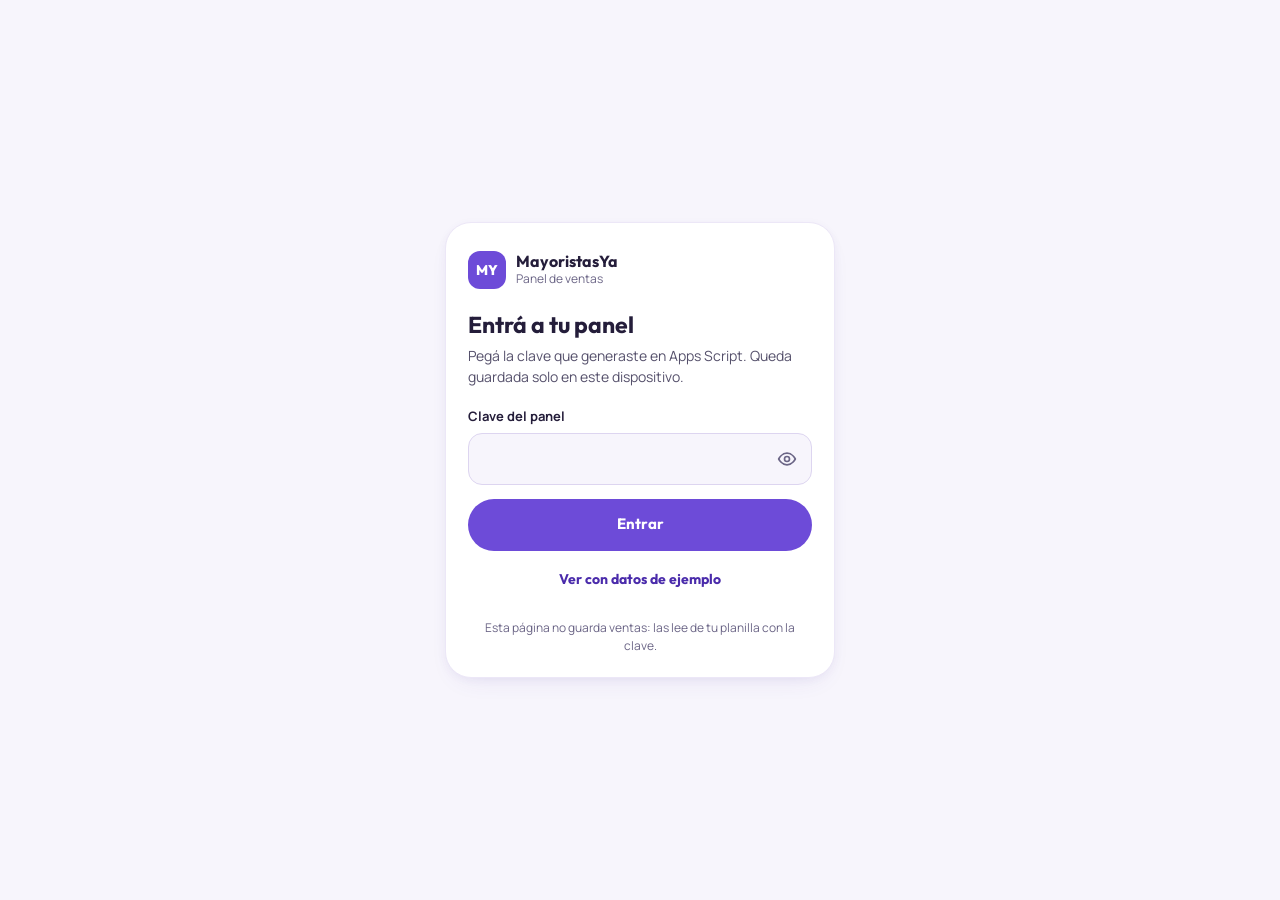
<file: panel/index.html>
<!DOCTYPE html>
<html lang="es-AR">
<head>
<meta charset="UTF-8">
<meta name="viewport" content="width=device-width, initial-scale=1, viewport-fit=cover">
<!-- Privado: que no aparezca en Google. La seguridad NO depende de esto,
     depende de la clave (sin clave, esta página no muestra ningún dato). -->
<meta name="robots" content="noindex, nofollow, noarchive">
<meta name="referrer" content="no-referrer">
<meta name="theme-color" content="#f7f5fc" media="(prefers-color-scheme: light)">
<meta name="theme-color" content="#13101d" media="(prefers-color-scheme: dark)">
<meta name="apple-mobile-web-app-capable" content="yes">
<meta name="mobile-web-app-capable" content="yes">
<meta name="apple-mobile-web-app-title" content="Ventas">
<meta name="apple-mobile-web-app-status-bar-style" content="default">
<title>Panel de ventas · MayoristasYa</title>
<link rel="manifest" href="manifest.webmanifest">
<link rel="icon" type="image/png" sizes="32x32" href="../images/favicon-32.png">
<link rel="apple-touch-icon" sizes="180x180" href="../images/favicon-180.png">
<link rel="preconnect" href="https://fonts.googleapis.com">
<link rel="preconnect" href="https://fonts.gstatic.com" crossorigin>
<link href="https://fonts.googleapis.com/css2?family=Outfit:wght@600;700;800&family=Manrope:wght@500;600;700;800&display=swap" rel="stylesheet">
<style>
  /* =========================================================
     Panel de ventas · MayoristasYa
     Mismo estilo que el sitio (minimalismo suave). Pensado primero
     para el celular: barra de pestañas abajo, como una app. En la
     computadora pasa a barra lateral.
     ========================================================= */
  :root {
    --fondo: #f7f5fc;
    --tarjeta: #ffffff;
    --tinta: #241d3a;
    --texto: #55506b;
    --suave: #6b6586;
    --linea: #ece7f7;
    --linea-2: #ddd5f0;
    --acento: #6d4bd8;
    --acento-hover: #5c3ac9;
    --acento-suave: #efe9fd;
    --acento-tinta: #4a2bab;
    --sobre-acento: #ffffff;
    --verde: #1f6b46;
    --verde-suave: #e3f5ec;
    --ambar: #7f5206;
    --ambar-suave: #fdf2dd;
    --rojo: #a33c2c;
    --rojo-suave: #fbe9e6;
    --velo: rgba(20, 14, 40, 0.45);
    --sombra: 0 2px 8px rgba(80, 55, 160, 0.05), 0 10px 28px -14px rgba(80, 55, 160, 0.14);
    --sombra-alta: 0 24px 60px -20px rgba(20, 10, 50, 0.45);
    --radio: 22px;
    --fuente-titulo: "Outfit", system-ui, sans-serif;
    --fuente: "Manrope", system-ui, -apple-system, "Segoe UI", sans-serif;
    --ease: cubic-bezier(0.32, 0.72, 0, 1);
    --rebote: cubic-bezier(0.34, 1.35, 0.64, 1);
    color-scheme: light;
  }

  @media (prefers-color-scheme: dark) {
    :root {
      --fondo: #13101d;
      --tarjeta: #1d1929;
      --tinta: #f2effb;
      --texto: #cdc7e0;
      --suave: #a39cbd;
      --linea: #2b2540;
      --linea-2: #3a3354;
      --acento: #9d82f2;
      --acento-hover: #b39cf6;
      --acento-suave: #2a2147;
      --acento-tinta: #c9b8fb;
      --sobre-acento: #13101d;
      --verde: #6fd9a4;
      --verde-suave: #16332a;
      --ambar: #f2c46a;
      --ambar-suave: #352a12;
      --rojo: #ff9a88;
      --rojo-suave: #3a1d19;
      --velo: rgba(0, 0, 0, 0.6);
      --sombra: 0 14px 30px -18px rgba(0, 0, 0, 0.6);
      --sombra-alta: 0 24px 60px -20px rgba(0, 0, 0, 0.8);
      color-scheme: dark;
    }
  }

  *, *::before, *::after { box-sizing: border-box; }
  [hidden] { display: none !important; }
  html { -webkit-text-size-adjust: 100%; }
  body {
    margin: 0;
    min-height: 100vh;
    min-height: 100dvh;
    background: var(--fondo);
    color: var(--texto);
    font-family: var(--fuente);
    font-size: 15px;
    line-height: 1.5;
    -webkit-font-smoothing: antialiased;
    -webkit-tap-highlight-color: transparent;
  }
  body.con-hoja { overflow: hidden; }
  button, input, select { font: inherit; color: inherit; }
  button { cursor: pointer; }
  :focus-visible { outline: 3px solid var(--acento); outline-offset: 2px; }
  h1, h2 { margin: 0; font-family: var(--fuente-titulo); color: var(--tinta); line-height: 1.2; }
  .num { font-variant-numeric: tabular-nums; }
  .sr-solo {
    position: absolute; width: 1px; height: 1px; overflow: hidden;
    clip: rect(0 0 0 0); white-space: nowrap;
  }

  /* ---------- Marca ---------- */
  .marca { display: flex; align-items: center; gap: 10px; min-width: 0; }
  .marca-ic {
    width: 38px; height: 38px; flex-shrink: 0; border-radius: 12px;
    display: grid; place-items: center;
    background: var(--acento); color: var(--sobre-acento);
    font-family: var(--fuente-titulo); font-weight: 800; font-size: 14px;
  }
  .marca-txt { min-width: 0; }
  .marca-txt strong { display: block; font-family: var(--fuente-titulo); color: var(--tinta); font-size: 16px; line-height: 1.1; }
  .marca-txt span { display: block; font-size: 12px; color: var(--suave); }

  /* ---------- Botones comunes ---------- */
  .btn {
    display: inline-flex; align-items: center; justify-content: center; gap: 8px;
    width: 100%; height: 52px; padding: 0 20px; border: 0; border-radius: 999px;
    font-family: var(--fuente-titulo); font-weight: 700; font-size: 15px;
    transition: background 0.2s var(--ease), transform 0.2s var(--rebote);
  }
  .btn:active { transform: scale(0.98); }
  .btn-primario { background: var(--acento); color: var(--sobre-acento); }
  .btn-primario:hover { background: var(--acento-hover); }
  .btn-primario[disabled] { opacity: 0.65; cursor: wait; }
  .btn-texto { height: 46px; margin-top: 6px; background: transparent; color: var(--acento-tinta); font-size: 14px; }
  .btn-sec {
    display: inline-flex; align-items: center; justify-content: center; gap: 8px;
    height: 44px; padding: 0 16px; border-radius: 999px;
    border: 1.5px solid var(--linea-2); background: var(--tarjeta); color: var(--tinta);
    font-family: var(--fuente-titulo); font-weight: 700; font-size: 14px; white-space: nowrap;
    transition: background 0.2s var(--ease), border-color 0.2s var(--ease);
  }
  .btn-sec:hover { background: var(--fondo); }
  .btn-sec svg { width: 18px; height: 18px; flex-shrink: 0; }
  .btn-sec[disabled] { opacity: 0.5; cursor: not-allowed; }
  .btn-peligro { width: 100%; margin-top: 14px; color: var(--rojo); border-color: var(--rojo-suave); }
  .btn-icono {
    width: 40px; height: 40px; flex-shrink: 0; border-radius: 12px;
    border: 1px solid var(--linea); background: var(--tarjeta); color: var(--texto);
    display: grid; place-items: center;
  }
  .btn-icono svg { width: 18px; height: 18px; }
  .btn-icono[aria-pressed="true"] { background: var(--acento-suave); color: var(--acento-tinta); border-color: transparent; }
  .btn-icono.girando svg { animation: girar 0.9s linear infinite; }
  @keyframes girar { to { transform: rotate(360deg); } }
  .link { border: 0; background: transparent; padding: 4px 2px; color: var(--acento-tinta); font-weight: 700; font-size: 13px; }

  /* ---------- Entrada ---------- */
  .login {
    min-height: 100vh; min-height: 100dvh;
    display: grid; place-items: center;
    padding: calc(env(safe-area-inset-top) + 24px) 20px calc(env(safe-area-inset-bottom) + 24px);
  }
  .login-caja {
    width: 100%; max-width: 390px;
    background: var(--tarjeta); border: 1px solid var(--linea);
    border-radius: 26px; padding: 28px 22px 22px; box-shadow: var(--sombra);
  }
  .login-caja .marca { margin-bottom: 22px; }
  .login h1 { font-size: 23px; margin-bottom: 6px; }
  .login-bajada { margin: 0 0 20px; font-size: 14px; }
  .campo { margin-bottom: 14px; }
  .campo label { display: block; font-size: 13px; font-weight: 700; color: var(--tinta); margin-bottom: 6px; }
  .campo-caja { position: relative; }
  .campo input {
    width: 100%; height: 52px; padding: 0 52px 0 14px;
    border-radius: 14px; border: 1.5px solid var(--linea-2); background: var(--fondo);
    font-size: 16px;
  }
  .campo input:focus { outline: none; border-color: var(--acento); box-shadow: 0 0 0 4px var(--acento-suave); }
  .ver-clave {
    position: absolute; right: 6px; top: 7px; width: 38px; height: 38px;
    border: 0; border-radius: 10px; background: transparent; color: var(--suave);
    display: grid; place-items: center;
  }
  .ver-clave svg { width: 20px; height: 20px; }
  .login-error {
    margin: 0 0 14px; padding: 10px 12px; border-radius: 12px;
    background: var(--rojo-suave); color: var(--rojo); font-size: 13px; font-weight: 700;
  }
  .login-nota { margin: 16px 0 0; font-size: 12px; color: var(--suave); text-align: center; }

  /* ---------- Estructura de la app ---------- */
  .lateral { display: none; }
  .principal { min-width: 0; }

  .barra {
    position: sticky; top: 0; z-index: 20;
    display: flex; align-items: center; gap: 8px;
    padding: calc(env(safe-area-inset-top) + 10px) 14px 10px;
    background: var(--fondo);
    background: color-mix(in srgb, var(--fondo) 86%, transparent);
    -webkit-backdrop-filter: blur(14px);
    backdrop-filter: blur(14px);
    border-bottom: 1px solid var(--linea);
  }
  .barra-titulo { flex: 1; display: flex; align-items: center; gap: 10px; min-width: 0; }
  .barra-titulo h1 { font-size: 19px; white-space: nowrap; overflow: hidden; text-overflow: ellipsis; }
  .vivo { display: inline-flex; align-items: center; gap: 6px; font-size: 12px; font-weight: 700; color: var(--suave); white-space: nowrap; }
  .vivo-punto { width: 8px; height: 8px; border-radius: 50%; background: var(--suave); flex-shrink: 0; }
  .vivo.en-linea { color: var(--verde); }
  .vivo.en-linea .vivo-punto { background: var(--verde); animation: latido 2s infinite; }
  .vivo.con-error { color: var(--rojo); }
  .vivo.con-error .vivo-punto { background: var(--rojo); }
  @media (max-width: 520px) { .vivo-hace { display: none; } }
  @keyframes latido {
    0% { box-shadow: 0 0 0 0 rgba(31, 107, 70, 0.45); }
    70% { box-shadow: 0 0 0 7px rgba(31, 107, 70, 0); }
    100% { box-shadow: 0 0 0 0 rgba(31, 107, 70, 0); }
  }
  .aviso-demo {
    max-width: 1180px; margin: 12px auto 0; padding: 10px 14px; border-radius: 14px;
    background: var(--ambar-suave); color: var(--ambar);
    font-size: 13px; font-weight: 700; text-align: center;
  }
  .aviso-demo-caja { padding: 0 14px; }

  .nav-inferior {
    position: fixed; left: 0; right: 0; bottom: 0; z-index: 30;
    display: grid; grid-template-columns: repeat(5, 1fr);
    padding: 6px 4px calc(env(safe-area-inset-bottom) + 6px);
    background: var(--tarjeta);
    background: color-mix(in srgb, var(--tarjeta) 92%, transparent);
    -webkit-backdrop-filter: blur(14px);
    backdrop-filter: blur(14px);
    border-top: 1px solid var(--linea);
  }
  .nav-btn {
    display: flex; flex-direction: column; align-items: center; gap: 2px;
    padding: 4px 1px; border: 0; background: transparent; border-radius: 12px;
    color: var(--suave); font-size: 10.5px; font-weight: 700;
    white-space: nowrap; overflow: hidden; text-overflow: ellipsis; max-width: 100%;
  }
  .nav-ic { display: grid; place-items: center; width: 100%; max-width: 48px; height: 30px; border-radius: 999px; transition: background 0.2s var(--ease); }
  .nav-ic svg { width: 21px; height: 21px; }
  .nav-btn[aria-current="page"] { color: var(--acento-tinta); }
  .nav-btn[aria-current="page"] .nav-ic { background: var(--acento-suave); }

  @media (min-width: 1000px) {
    .app { display: grid; grid-template-columns: 236px minmax(0, 1fr); min-height: 100vh; }
    .lateral {
      display: flex; flex-direction: column; gap: 18px;
      position: sticky; top: 0; height: 100vh; height: 100dvh;
      padding: 22px 14px; background: var(--tarjeta); border-right: 1px solid var(--linea);
    }
    .lateral .marca { padding: 0 8px 8px; }
    .nav-lateral { display: flex; flex-direction: column; gap: 4px; }
    .nav-lat {
      display: flex; align-items: center; gap: 12px; height: 44px; padding: 0 12px;
      border: 0; border-radius: 12px; background: transparent;
      color: var(--texto); font-weight: 700; font-size: 14px; text-align: left;
    }
    .nav-lat svg { width: 20px; height: 20px; color: var(--suave); flex-shrink: 0; }
    .nav-lat:hover { background: var(--fondo); }
    .nav-lat[aria-current="page"] { background: var(--acento-suave); color: var(--acento-tinta); }
    .nav-lat[aria-current="page"] svg { color: var(--acento-tinta); }
    .lateral-pie { margin-top: auto; padding: 12px; border-radius: 14px; background: var(--fondo); font-size: 12px; color: var(--suave); }
    .lateral-pie strong { display: block; color: var(--tinta); font-size: 13px; }
    .nav-inferior, .solo-movil { display: none !important; }
    .barra { padding: 14px 28px; }
    .aviso-demo-caja { padding: 0 28px; }
  }

  /* ---------- Período ---------- */
  .periodo { max-width: 1180px; margin: 0 auto; padding: 12px 14px 0; }
  @media (min-width: 1000px) { .periodo { padding: 18px 28px 0; } }
  .rangos {
    display: flex; gap: 4px; padding: 4px; overflow-x: auto; scrollbar-width: none;
    border-radius: 999px; background: var(--tarjeta); border: 1px solid var(--linea);
    -webkit-overflow-scrolling: touch;
  }
  .rangos::-webkit-scrollbar { display: none; }
  @media (min-width: 760px) { .rangos { display: inline-flex; max-width: 100%; } }
  .rango {
    flex: 1 0 auto; height: 36px; padding: 0 12px; border: 0; border-radius: 999px;
    background: transparent; white-space: nowrap; font-size: 13px; font-weight: 700; color: var(--suave);
    transition: background 0.2s var(--ease), color 0.2s var(--ease);
  }
  .rango[aria-selected="true"] { background: var(--acento); color: var(--sobre-acento); }
  /* Si quedan períodos escondidos a la derecha, el borde se desvanece: avisa que se puede deslizar */
  .rangos.hay-mas { -webkit-mask-image: linear-gradient(90deg, #000 78%, transparent); mask-image: linear-gradient(90deg, #000 78%, transparent); }
  .rango-personal { display: flex; flex-wrap: wrap; gap: 8px; margin-top: 10px; }
  .rango-personal label { flex: 1 1 140px; display: flex; flex-direction: column; gap: 4px; font-size: 12px; font-weight: 700; color: var(--suave); }
  .rango-personal input {
    height: 44px; padding: 0 10px; border-radius: 12px; border: 1.5px solid var(--linea-2);
    background: var(--tarjeta); font-size: 16px; color: var(--tinta);
  }

  /* ---------- Contenido ---------- */
  .contenido { max-width: 1180px; margin: 0 auto; padding: 12px 14px calc(env(safe-area-inset-bottom) + 96px); }
  @media (min-width: 1000px) { .contenido { padding: 16px 28px 40px; } }
  .seccion { display: flex; flex-direction: column; gap: 12px; }
  @media (min-width: 1000px) { .seccion { gap: 16px; } }

  .tarjeta {
    min-width: 0; padding: 16px;
    background: var(--tarjeta); border: 1px solid var(--linea);
    border-radius: var(--radio); box-shadow: var(--sombra);
  }
  @media (min-width: 760px) { .tarjeta { padding: 18px 20px; } }
  .tarjeta-cab { display: flex; align-items: center; justify-content: space-between; gap: 10px; margin-bottom: 12px; flex-wrap: wrap; }
  .tarjeta h2 { font-size: 16px; }
  .tarjeta-cab small { font-size: 12px; font-weight: 600; color: var(--suave); }
  .vacio { margin: 0; padding: 20px 6px; text-align: center; font-size: 14px; color: var(--suave); list-style: none; }

  /* ---------- Indicadores ---------- */
  .kpis { display: grid; grid-template-columns: repeat(2, minmax(0, 1fr)); gap: 10px; }
  @media (min-width: 760px) { .kpis { grid-template-columns: repeat(3, minmax(0, 1fr)); gap: 14px; } }
  @media (min-width: 1400px) { .kpis { grid-template-columns: repeat(6, minmax(0, 1fr)); } }
  .kpi {
    min-width: 0; padding: 14px 14px 12px;
    background: var(--tarjeta); border: 1px solid var(--linea);
    border-radius: var(--radio); box-shadow: var(--sombra);
  }
  .kpi-tit { display: block; margin-bottom: 4px; font-size: 12px; font-weight: 700; color: var(--suave); white-space: nowrap; overflow: hidden; text-overflow: ellipsis; }
  .kpi-valor {
    display: block; font-family: var(--fuente-titulo); font-weight: 800; color: var(--tinta);
    font-size: clamp(20px, 5.6vw, 26px); line-height: 1.15; letter-spacing: -0.02em;
    white-space: nowrap; overflow: hidden; text-overflow: ellipsis;
  }
  .kpi-principal .kpi-valor { color: var(--acento-tinta); }
  .kpi-sub { display: block; margin-top: 6px; min-height: 18px; font-size: 12px; font-weight: 600; color: var(--suave); white-space: nowrap; overflow: hidden; text-overflow: ellipsis; }
  .sube { color: var(--verde) !important; }
  .baja { color: var(--rojo) !important; }

  /* ---------- Alerta ---------- */
  .alerta {
    display: grid; grid-template-columns: auto minmax(0, 1fr); gap: 2px 12px; align-items: start;
    padding: 14px 16px; border-radius: var(--radio); background: var(--ambar-suave); color: var(--ambar);
  }
  .alerta svg { width: 20px; height: 20px; margin-top: 1px; grid-row: span 2; }
  .alerta strong { display: block; font-family: var(--fuente-titulo); font-size: 15px; }
  .alerta-txt span { font-size: 13px; font-weight: 600; }
  .alerta-btn {
    grid-column: 2; justify-self: start; margin-top: 8px; height: 34px; padding: 0 14px;
    border: 0; border-radius: 999px; background: var(--ambar); color: var(--ambar-suave);
    font-weight: 800; font-size: 13px;
  }
  @media (min-width: 760px) {
    .alerta { grid-template-columns: auto minmax(0, 1fr) auto; align-items: center; }
    .alerta svg { grid-row: auto; }
    .alerta-btn { grid-column: auto; margin-top: 0; }
  }

  /* ---------- Meta del mes ---------- */
  .meta-cifras { display: flex; align-items: baseline; flex-wrap: wrap; gap: 2px 10px; margin-bottom: 10px; }
  .meta-cifras strong { font-family: var(--fuente-titulo); font-size: clamp(24px, 7vw, 32px); color: var(--tinta); letter-spacing: -0.02em; }
  .meta-cifras span { font-size: 13px; font-weight: 700; color: var(--suave); }
  .meta-barra { position: relative; height: 12px; border-radius: 999px; background: var(--acento-suave); margin-bottom: 8px; }
  .meta-relleno { display: block; height: 100%; width: var(--w, 0%); border-radius: 999px; background: var(--acento); transition: width 0.7s var(--ease); }
  .meta-proy { position: absolute; top: -4px; bottom: -4px; left: var(--x, 0%); width: 3px; margin-left: -1.5px; border-radius: 3px; background: var(--tinta); opacity: 0.55; }
  .meta-leyenda { margin: 0 0 12px; font-size: 12px; color: var(--suave); }
  .meta-datos { list-style: none; margin: 0; padding: 0; display: grid; grid-template-columns: repeat(3, minmax(0, 1fr)); gap: 8px; }
  .meta-datos li { min-width: 0; padding: 10px; border-radius: 14px; background: var(--fondo); }
  .meta-datos span { display: block; font-size: 11px; font-weight: 700; color: var(--suave); line-height: 1.3; }
  .meta-datos strong { display: block; margin-top: 2px; font-family: var(--fuente-titulo); font-size: 15px; color: var(--tinta); white-space: nowrap; overflow: hidden; text-overflow: ellipsis; }
  .meta-estado { margin: 12px 0 0; font-size: 13px; font-weight: 600; }
  .meta-vacia p { margin: 0 0 12px; font-size: 14px; }

  /* ---------- Gráfico ---------- */
  .grid-resumen { display: grid; gap: 12px; }
  @media (min-width: 1100px) { .grid-resumen { grid-template-columns: minmax(0, 1.55fr) minmax(0, 1fr); gap: 16px; align-items: start; } }
  .segmentado { display: inline-flex; padding: 3px; border-radius: 999px; background: var(--fondo); border: 1px solid var(--linea); }
  .segmentado button { height: 30px; padding: 0 12px; border: 0; border-radius: 999px; background: transparent; font-size: 12px; font-weight: 700; color: var(--suave); }
  .segmentado button[aria-pressed="true"] { background: var(--tarjeta); color: var(--tinta); box-shadow: var(--sombra); }
  .gr-herr { display: flex; align-items: center; justify-content: space-between; gap: 10px; margin-bottom: 10px; flex-wrap: wrap; }
  .leyenda { display: flex; gap: 12px; font-size: 12px; font-weight: 600; color: var(--suave); }
  .leyenda span::before { content: ""; display: inline-block; width: 10px; height: 10px; margin-right: 6px; border-radius: 3px; vertical-align: -1px; background: var(--acento); }
  .leyenda .ley-ant::before { background: var(--linea-2); }
  .chip-toggle {
    height: 30px; padding: 0 12px; border-radius: 999px; border: 1px solid var(--linea-2);
    background: var(--tarjeta); font-size: 12px; font-weight: 700; color: var(--suave);
  }
  .chip-toggle[aria-pressed="true"] { border-color: transparent; background: var(--acento-suave); color: var(--acento-tinta); }
  .gr-area {
    position: relative; height: 180px; padding-top: 20px;
    display: flex; align-items: flex-end; gap: 3px;
    border-bottom: 1px solid var(--linea-2);
  }
  @media (min-width: 760px) { .gr-area { height: 220px; gap: 5px; } }
  .gr-tope { position: absolute; top: 0; left: 0; font-size: 11px; font-weight: 700; color: var(--suave); }
  .gr-guia { position: absolute; left: 0; right: 0; top: 20px; border-top: 1px dashed var(--linea-2); }
  .gr-barra {
    position: relative; flex: 1; min-width: 0; height: 100%; padding: 0; border: 0;
    background: transparent; display: flex; align-items: flex-end; justify-content: center; border-radius: 6px 6px 0 0;
  }
  .gr-fantasma { display: none; position: absolute; left: 0; right: 0; bottom: 0; height: var(--ha, 0%); border-radius: 5px 5px 2px 2px; background: var(--linea-2); }
  .gr-relleno {
    position: relative; display: block; width: 100%; height: var(--h, 0%); min-height: 2px;
    border-radius: 5px 5px 2px 2px; background: var(--linea-2);
    transition: height 0.5s var(--ease), background 0.2s var(--ease);
  }
  .gr-area.comparando .gr-fantasma { display: block; }
  .gr-area.comparando .gr-relleno { width: 58%; }
  .gr-barra.tiene .gr-relleno { background: var(--acento); }
  .gr-barra.activa .gr-relleno { background: var(--acento-tinta); }
  .gr-ejes { display: flex; justify-content: space-between; margin-top: 6px; font-size: 11px; font-weight: 600; color: var(--suave); }
  .gr-detalle { margin: 10px 0 0; min-height: 21px; font-size: 13px; font-weight: 600; }
  .gr-detalle b { color: var(--tinta); }

  /* ---------- Lo que dicen tus números ---------- */
  .insights { list-style: none; margin: 0; padding: 0; display: grid; gap: 10px; }
  @media (min-width: 560px) and (max-width: 1099px) { .insights { grid-template-columns: repeat(2, minmax(0, 1fr)); } }
  .insight { display: flex; align-items: flex-start; gap: 12px; padding: 12px; border-radius: 16px; background: var(--fondo); min-width: 0; }
  .insight-ic { width: 36px; height: 36px; flex-shrink: 0; border-radius: 11px; display: grid; place-items: center; background: var(--acento-suave); color: var(--acento-tinta); }
  .insight-ic svg { width: 18px; height: 18px; }
  .insight-txt { min-width: 0; }
  .insight-tit { display: block; font-size: 11px; font-weight: 800; color: var(--suave); text-transform: uppercase; letter-spacing: 0.05em; }
  .insight-valor { display: block; font-family: var(--fuente-titulo); font-weight: 800; color: var(--tinta); font-size: 16px; line-height: 1.25; }
  .insight-sub { display: block; font-size: 12px; color: var(--texto); }

  /* ---------- Listas de ventas ---------- */
  .lista-ventas { list-style: none; margin: 0; padding: 0; }
  .lista-ventas > li + li { border-top: 1px solid var(--linea); }
  .venta {
    width: 100%; display: grid; grid-template-columns: auto minmax(0, 1fr) auto; gap: 12px; align-items: center;
    padding: 11px 8px; border: 0; background: transparent; border-radius: 12px; text-align: left;
  }
  .venta:hover { background: var(--fondo); }
  .venta-ic, .prod-ic {
    width: 40px; height: 40px; flex-shrink: 0; border-radius: 12px; display: grid; place-items: center;
    background: var(--acento-suave); color: var(--acento-tinta);
    font-family: var(--fuente-titulo); font-weight: 800; font-size: 12px;
  }
  .venta-pend .venta-ic { background: var(--fondo); color: var(--suave); }
  .venta-cuerpo { min-width: 0; }
  .venta-tit { display: block; font-size: 14px; font-weight: 700; color: var(--tinta); white-space: nowrap; overflow: hidden; text-overflow: ellipsis; }
  .venta-meta { display: flex; flex-wrap: wrap; align-items: center; gap: 3px 8px; font-size: 12px; font-weight: 600; color: var(--suave); }
  .venta-plata { font-family: var(--fuente-titulo); font-size: 15px; font-weight: 800; color: var(--tinta); text-align: right; white-space: nowrap; }
  .venta-pend .venta-plata { color: var(--suave); font-weight: 700; }
  .venta.es-nueva { animation: nueva 4s var(--ease); }
  @keyframes nueva {
    0% { background: var(--verde-suave); transform: translateY(-6px); }
    12% { background: var(--verde-suave); transform: none; }
    100% { background: transparent; }
  }
  .estado { display: inline-block; padding: 1px 8px; border-radius: 999px; font-size: 11px; font-weight: 700; white-space: nowrap; }
  .estado-ok { background: var(--verde-suave); color: var(--verde); }
  .estado-envio { background: var(--ambar-suave); color: var(--ambar); }
  .estado-pend { background: var(--fondo); color: var(--suave); border: 1px solid var(--linea); }

  /* ---------- Sección Ventas ---------- */
  .herramientas { display: grid; gap: 10px; margin-bottom: 12px; }
  @media (min-width: 760px) {
    .herramientas { grid-template-columns: minmax(0, 1fr) auto auto; align-items: center; }
    .herramientas .chips { grid-column: 1 / -1; }
  }
  .buscador { position: relative; }
  .buscador svg { position: absolute; left: 12px; top: 50%; width: 18px; height: 18px; transform: translateY(-50%); color: var(--suave); pointer-events: none; }
  .buscador input {
    width: 100%; height: 44px; padding: 0 12px 0 38px; border-radius: 14px;
    border: 1.5px solid var(--linea-2); background: var(--fondo); font-size: 16px; color: var(--tinta);
  }
  .buscador input:focus, .select-caja select:focus, .campo-num input:focus, .rango-personal input:focus {
    outline: none; border-color: var(--acento); box-shadow: 0 0 0 4px var(--acento-suave);
  }
  .chips { display: flex; gap: 6px; overflow-x: auto; scrollbar-width: none; padding-bottom: 2px; }
  .chips::-webkit-scrollbar { display: none; }
  .chip {
    flex: 0 0 auto; height: 34px; padding: 0 14px; border-radius: 999px;
    border: 1px solid var(--linea-2); background: var(--tarjeta);
    font-size: 13px; font-weight: 700; color: var(--texto);
  }
  .chip[aria-pressed="true"] { background: var(--tinta); border-color: var(--tinta); color: var(--tarjeta); }
  @media (max-width: 400px) { .chips { gap: 5px; } .chip { padding: 0 9px; } }
  .fila-herr { display: flex; gap: 8px; }
  .select-caja { position: relative; flex: 1; min-width: 0; }
  .select-caja select {
    width: 100%; height: 44px; padding: 0 36px 0 12px; border-radius: 14px;
    border: 1.5px solid var(--linea-2); background: var(--fondo); color: var(--tinta);
    font-size: 15px; font-weight: 600; -webkit-appearance: none; appearance: none;
  }
  .select-caja svg { position: absolute; right: 12px; top: 50%; width: 16px; height: 16px; transform: translateY(-50%); color: var(--suave); pointer-events: none; }
  .ventas-resumen { margin: 0 0 6px; font-size: 13px; font-weight: 700; color: var(--suave); }
  .btn-mas { width: 100%; margin-top: 10px; }

  /* ---------- Productos ---------- */
  .productos { list-style: none; margin: 0; padding: 0; display: grid; gap: 10px; }
  @media (min-width: 760px) { .productos { grid-template-columns: repeat(2, minmax(0, 1fr)); gap: 14px; } }
  .prod { min-width: 0; padding: 14px; border-radius: 18px; background: var(--fondo); border: 1px solid var(--linea); }
  .prod-cab { display: grid; grid-template-columns: auto minmax(0, 1fr) auto; gap: 10px; align-items: center; }
  .prod-nombre { display: block; font-weight: 800; color: var(--tinta); font-size: 15px; white-space: nowrap; overflow: hidden; text-overflow: ellipsis; }
  .prod-share { display: block; font-size: 12px; font-weight: 600; color: var(--suave); }
  .prod-plata { font-family: var(--fuente-titulo); font-weight: 800; font-size: 17px; color: var(--tinta); white-space: nowrap; }
  .prod-barra { height: 8px; margin: 12px 0; border-radius: 999px; background: var(--acento-suave); overflow: hidden; }
  .prod-barra span { display: block; height: 100%; width: var(--w, 0%); border-radius: 999px; background: var(--acento); transition: width 0.6s var(--ease); }
  .prod-datos { margin: 0; display: grid; grid-template-columns: repeat(2, minmax(0, 1fr)); gap: 8px 12px; }
  .prod-datos dt { font-size: 11px; font-weight: 700; color: var(--suave); }
  .prod-datos dd { margin: 0; font-family: var(--fuente-titulo); font-weight: 800; color: var(--tinta); font-size: 14px; }

  /* ---------- Ajustes ---------- */
  .ajustes-grid { display: grid; gap: 12px; }
  @media (min-width: 1100px) { .ajustes-grid { grid-template-columns: repeat(2, minmax(0, 1fr)); gap: 16px; align-items: start; } }
  .ajustes-tit { margin-bottom: 4px; }
  .ajuste { display: flex; align-items: center; justify-content: space-between; gap: 14px; padding: 14px 0; border-top: 1px solid var(--linea); }
  .ajustes-tit + .ajuste { border-top: 0; }
  .ajuste-txt { min-width: 0; }
  .ajuste-txt strong { display: block; font-size: 14px; color: var(--tinta); }
  .ajuste-txt span { display: block; margin-top: 2px; font-size: 12px; color: var(--suave); }
  .campo-num { position: relative; flex-shrink: 0; }
  .campo-num input {
    width: 136px; height: 44px; padding: 0 12px 0 26px; border-radius: 12px;
    border: 1.5px solid var(--linea-2); background: var(--fondo);
    font-size: 16px; font-weight: 700; text-align: right; color: var(--tinta);
  }
  .campo-num .pre { position: absolute; left: 11px; top: 50%; transform: translateY(-50%); font-weight: 700; color: var(--suave); pointer-events: none; }
  .campo-num.pct input { width: 100px; padding: 0 28px 0 12px; }
  .campo-num.pct .pre { left: auto; right: 12px; }
  .switch {
    position: relative; width: 48px; height: 28px; flex-shrink: 0; padding: 0;
    border: 0; border-radius: 999px; background: var(--linea-2);
    transition: background 0.2s var(--ease);
  }
  .switch::after {
    content: ""; position: absolute; top: 3px; left: 3px; width: 22px; height: 22px;
    border-radius: 50%; background: #ffffff; box-shadow: 0 1px 3px rgba(0, 0, 0, 0.25);
    transition: transform 0.25s var(--rebote);
  }
  .switch[aria-checked="true"] { background: var(--acento); }
  .switch[aria-checked="true"]::after { transform: translateX(20px); }
  .instalar-listo { margin: 6px 0 0; padding: 12px; border-radius: 14px; background: var(--verde-suave); color: var(--verde); font-weight: 700; font-size: 14px; }
  .instalar-bloque { margin-top: 10px; padding: 12px; border-radius: 14px; background: var(--fondo); }
  .instalar-bloque strong { display: block; font-size: 13px; color: var(--tinta); }
  .pasos { margin: 6px 0 0; padding-left: 20px; font-size: 13px; }
  .pasos li { margin: 3px 0; }
  .conexion { margin: 0; }
  .conexion div { display: flex; justify-content: space-between; gap: 12px; padding: 10px 0; border-top: 1px solid var(--linea); font-size: 13px; }
  .conexion div:first-child { border-top: 0; }
  .conexion dt { color: var(--suave); font-weight: 600; }
  .conexion dd { margin: 0; color: var(--tinta); font-weight: 700; text-align: right; }

  /* ---------- Detalle de un pedido ---------- */
  .hoja-fondo { position: fixed; inset: 0; z-index: 60; background: var(--velo); opacity: 0; transition: opacity 0.25s var(--ease); }
  .hoja-fondo.abierta { opacity: 1; }
  .hoja {
    position: fixed; z-index: 61; left: 0; right: 0; bottom: 0; max-height: 88vh; overflow-y: auto;
    padding: 10px 18px calc(env(safe-area-inset-bottom) + 22px);
    background: var(--tarjeta); border-radius: 26px 26px 0 0; box-shadow: var(--sombra-alta);
    transform: translateY(100%); transition: transform 0.38s var(--ease);
  }
  .hoja.abierta { transform: none; }
  .hoja-agarre { display: block; width: 38px; height: 5px; margin: 0 auto 12px; border-radius: 999px; background: var(--linea-2); }
  @media (min-width: 760px) {
    .hoja {
      left: 50%; right: auto; bottom: auto; top: 50%; width: min(460px, 92vw);
      padding: 20px 22px 22px; border-radius: 24px;
      opacity: 0; transform: translate(-50%, -46%) scale(0.97);
      transition: transform 0.3s var(--rebote), opacity 0.2s var(--ease);
    }
    .hoja.abierta { opacity: 1; transform: translate(-50%, -50%); }
    .hoja-agarre { display: none; }
  }
  .hoja-cab { display: flex; align-items: center; gap: 12px; }
  .hoja-cab-txt { flex: 1; min-width: 0; }
  .hoja-cab h2 { font-size: 18px; white-space: nowrap; overflow: hidden; text-overflow: ellipsis; }
  .hoja-monto { margin: 16px 0 12px; font-family: var(--fuente-titulo); font-size: 34px; font-weight: 800; color: var(--tinta); letter-spacing: -0.02em; }
  .hoja-datos { margin: 0; }
  .hoja-datos div { display: flex; justify-content: space-between; align-items: center; gap: 12px; padding: 12px 0; border-top: 1px solid var(--linea); font-size: 14px; }
  .hoja-datos dt { color: var(--suave); font-weight: 600; flex-shrink: 0; }
  .hoja-datos dd { margin: 0; color: var(--tinta); font-weight: 700; text-align: right; min-width: 0; overflow-wrap: anywhere; }
  .hoja-ref { display: flex; align-items: center; justify-content: flex-end; gap: 8px; flex-wrap: wrap; }
  .hoja-nota { margin: 12px 0 0; padding: 12px; border-radius: 14px; background: var(--fondo); font-size: 13px; }
  .hoja-nota.alerta-nota { background: var(--ambar-suave); color: var(--ambar); font-weight: 600; }

  .hoja-acciones { display: flex; gap: 8px; margin-top: 14px; }
  .hoja-acciones .btn-sec { flex: 1; justify-content: center; }

  /* ---------- Enviar un pack a mano ---------- */
  .envio-grid { display: grid; gap: 12px; }
  @media (min-width: 1000px) { .envio-grid { grid-template-columns: minmax(0, 1fr) minmax(0, 320px); align-items: start; } }

  .campo-ancho { margin-bottom: 14px; }
  .campo-ancho label { display: block; font-size: 13px; font-weight: 700; color: var(--tinta); margin-bottom: 6px; }
  .campo-ancho .pista { display: block; margin-top: 5px; font-size: 12px; color: var(--suave); font-weight: 500; }
  .campo-ancho input, .campo-ancho select {
    width: 100%; height: 46px; padding: 0 12px;
    border: 1.5px solid var(--linea-2); border-radius: 13px;
    background: var(--tarjeta); color: var(--tinta);
    /* 16px obligatorio: con menos, el iPhone hace zoom al tocar el campo */
    font: 700 16px/1 var(--fuente);
    -webkit-appearance: none; appearance: none;
  }
  .campo-ancho select { padding-right: 34px; background-image: none; }
  .campo-ancho input:focus, .campo-ancho select:focus {
    outline: none; border-color: var(--acento); box-shadow: 0 0 0 4px var(--acento-suave);
  }
  .campo-ancho input.mal, .campo-ancho select.mal { border-color: var(--rojo); }
  .campo-ancho .mensaje-mal { display: block; margin-top: 5px; font-size: 12px; font-weight: 700; color: var(--rojo); }
  .campo-ancho .mensaje-mal:empty { display: none; }

  .select-ancho { position: relative; }
  .select-ancho > svg {
    position: absolute; right: 12px; top: 50%; transform: translateY(-50%);
    width: 18px; height: 18px; color: var(--suave); pointer-events: none;
  }

  .envio-resumen {
    margin: 0 0 14px; padding: 13px 14px; border-radius: 14px;
    background: var(--fondo); font-size: 13px; line-height: 1.5; color: var(--suave);
  }
  .envio-resumen strong { color: var(--tinta); }

  .envio-aviso {
    display: flex; gap: 9px; margin: 0 0 14px; padding: 12px 13px; border-radius: 14px;
    background: var(--ambar-suave); color: var(--ambar); font-size: 12.5px;
    line-height: 1.5; font-weight: 600;
  }
  .envio-aviso svg { width: 17px; height: 17px; flex-shrink: 0; margin-top: 1px; }
  .envio-aviso[hidden] { display: none; }

  .btn-enviar { width: 100%; height: 50px; }

  .envio-ayuda { margin: 0; font-size: 12px; line-height: 1.6; color: var(--suave); }
  .envio-ayuda + .envio-ayuda { margin-top: 10px; }

  .envio-hechos { list-style: none; margin: 10px 0 0; display: flex; flex-direction: column; gap: 8px; }
  .envio-hechos li {
    display: flex; gap: 9px; align-items: flex-start;
    padding: 10px 12px; border-radius: 13px; background: var(--fondo); font-size: 12.5px;
  }
  .envio-hechos .ok { color: var(--verde); flex-shrink: 0; }
  .envio-hechos .ok svg { width: 16px; height: 16px; }
  .envio-hechos b { display: block; color: var(--tinta); }
  .envio-hechos span { color: var(--suave); }

  /* ---------- Aviso flotante ---------- */
  .toast {
    position: fixed; left: 50%; bottom: calc(env(safe-area-inset-bottom) + 86px); z-index: 70;
    width: min(92vw, 420px);
    display: flex; align-items: center; gap: 12px; padding: 12px 16px; border-radius: 18px;
    background: var(--tinta); color: var(--fondo); box-shadow: var(--sombra-alta);
    opacity: 0; transform: translate(-50%, 24px); pointer-events: none;
    transition: opacity 0.3s var(--ease), transform 0.45s var(--rebote);
  }
  .toast.visible { opacity: 1; transform: translate(-50%, 0); }
  @media (min-width: 1000px) {
    .toast { left: auto; right: 24px; bottom: 24px; transform: translateY(24px); }
    .toast.visible { transform: none; }
  }
  .toast-ic { width: 38px; height: 38px; flex-shrink: 0; border-radius: 12px; display: grid; place-items: center; background: var(--verde); color: var(--tarjeta); }
  .toast.info .toast-ic { background: var(--acento); color: var(--sobre-acento); }
  .toast-ic svg { width: 20px; height: 20px; }
  .toast-txt { min-width: 0; }
  .toast-txt strong { display: block; font-family: var(--fuente-titulo); font-size: 15px; }
  .toast-txt span { display: block; font-size: 13px; opacity: 0.85; white-space: nowrap; overflow: hidden; text-overflow: ellipsis; }

  @media (prefers-reduced-motion: reduce) {
    *, *::before, *::after { animation: none !important; transition: none !important; }
  }
</style>
</head>
<body>

<!-- ===================== ENTRADA ===================== -->
<div class="login" id="vistaLogin">
  <form class="login-caja" id="formLogin" novalidate>
    <div class="marca">
      <span class="marca-ic" aria-hidden="true">MY</span>
      <span class="marca-txt"><strong>MayoristasYa</strong><span>Panel de ventas</span></span>
    </div>

    <h1>Entrá a tu panel</h1>
    <p class="login-bajada">Pegá la clave que generaste en Apps Script. Queda guardada solo en este dispositivo.</p>

    <input class="sr-solo" type="text" name="usuario" value="panel-mayoristasya" autocomplete="username" tabindex="-1" aria-hidden="true">

    <div class="campo">
      <label for="clave">Clave del panel</label>
      <div class="campo-caja">
        <input id="clave" name="clave" type="password" autocomplete="current-password"
               autocapitalize="off" autocorrect="off" spellcheck="false" enterkeyhint="go">
        <button type="button" class="ver-clave" id="verClave" aria-label="Mostrar la clave" aria-pressed="false">
          <svg viewBox="0 0 24 24" fill="none" stroke="currentColor" stroke-width="2" stroke-linecap="round" stroke-linejoin="round" aria-hidden="true"><path d="M2 12s3.6-7 10-7 10 7 10 7-3.6 7-10 7S2 12 2 12Z"/><circle cx="12" cy="12" r="3"/></svg>
        </button>
      </div>
    </div>

    <p class="login-error" id="errorLogin" role="alert" hidden></p>

    <button type="submit" class="btn btn-primario" id="btnEntrar">Entrar</button>
    <button type="button" class="btn btn-texto" id="btnDemo">Ver con datos de ejemplo</button>

    <p class="login-nota">Esta página no guarda ventas: las lee de tu planilla con la clave.</p>
  </form>
</div>

<!-- ===================== APP ===================== -->
<div class="app" id="vistaApp" hidden>

  <!-- Barra lateral (computadora) -->
  <aside class="lateral" aria-label="Secciones">
    <div class="marca">
      <span class="marca-ic" aria-hidden="true">MY</span>
      <span class="marca-txt"><strong>MayoristasYa</strong><span>Panel de ventas</span></span>
    </div>
    <nav class="nav-lateral">
      <button type="button" class="nav-lat" data-seccion="resumen">
        <svg viewBox="0 0 24 24" fill="none" stroke="currentColor" stroke-width="2" stroke-linecap="round" stroke-linejoin="round" aria-hidden="true"><rect x="3.5" y="3.5" width="7" height="7" rx="2"/><rect x="13.5" y="3.5" width="7" height="4.5" rx="1.8"/><rect x="13.5" y="11" width="7" height="9.5" rx="2"/><rect x="3.5" y="13.5" width="7" height="7" rx="2"/></svg>
        Resumen
      </button>
      <button type="button" class="nav-lat" data-seccion="ventas">
        <svg viewBox="0 0 24 24" fill="none" stroke="currentColor" stroke-width="2" stroke-linecap="round" stroke-linejoin="round" aria-hidden="true"><path d="M6 3h12v18l-3-2-3 2-3-2-3 2Z"/><path d="M9 8h6M9 12h6M9 16h3"/></svg>
        Ventas
      </button>
      <button type="button" class="nav-lat" data-seccion="productos">
        <svg viewBox="0 0 24 24" fill="none" stroke="currentColor" stroke-width="2" stroke-linecap="round" stroke-linejoin="round" aria-hidden="true"><path d="m3 7 9-4 9 4-9 4-9-4Z"/><path d="M3 7v10l9 4 9-4V7"/><path d="M12 11v10"/></svg>
        Productos
      </button>
      <button type="button" class="nav-lat" data-seccion="enviar">
        <svg viewBox="0 0 24 24" fill="none" stroke="currentColor" stroke-width="2" stroke-linecap="round" stroke-linejoin="round" aria-hidden="true"><path d="M21 3 10.5 13.5"/><path d="M21 3 14.5 21l-4-7.5L3 9.5Z"/></svg>
        Enviar
      </button>
      <button type="button" class="nav-lat" data-seccion="ajustes">
        <svg viewBox="0 0 24 24" fill="none" stroke="currentColor" stroke-width="2" stroke-linecap="round" stroke-linejoin="round" aria-hidden="true"><path d="M4 6h9M17 6h3M4 12h3M11 12h9M4 18h11M19 18h1"/><circle cx="15" cy="6" r="2"/><circle cx="9" cy="12" r="2"/><circle cx="17" cy="18" r="2"/></svg>
        Ajustes
      </button>
    </nav>
    <div class="lateral-pie">
      <strong id="lateralModo">Conectado a tu planilla</strong>
      <span>Se actualiza cada 15 segundos</span>
    </div>
  </aside>

  <div class="principal">
    <header class="barra">
      <div class="barra-titulo">
        <span class="marca-ic solo-movil" aria-hidden="true">MY</span>
        <h1 id="tituloSeccion">Resumen</h1>
      </div>
      <span class="vivo" id="estadoVivo">
        <span class="vivo-punto" aria-hidden="true"></span>
        <span id="estadoTexto">Conectando…</span><span class="vivo-hace" id="estadoHace"></span>
      </span>
      <button type="button" class="btn-icono" id="btnDiscreto" aria-pressed="false" aria-label="Ocultar montos">
        <svg viewBox="0 0 24 24" fill="none" stroke="currentColor" stroke-width="2" stroke-linecap="round" stroke-linejoin="round" aria-hidden="true"><path d="M2 12s3.6-7 10-7 10 7 10 7-3.6 7-10 7S2 12 2 12Z"/><circle cx="12" cy="12" r="3"/></svg>
      </button>
      <button type="button" class="btn-icono" id="btnActualizar" aria-label="Actualizar ahora">
        <svg viewBox="0 0 24 24" fill="none" stroke="currentColor" stroke-width="2.2" stroke-linecap="round" stroke-linejoin="round" aria-hidden="true"><path d="M20 11A8 8 0 0 0 5.3 6.3L3 8.5"/><path d="M3 3.5v5h5"/><path d="M4 13a8 8 0 0 0 14.7 4.7L21 15.5"/><path d="M21 20.5v-5h-5"/></svg>
      </button>
    </header>

    <div class="aviso-demo-caja" id="avisoDemo" hidden>
      <p class="aviso-demo">Datos de ejemplo: no son tus ventas reales</p>
    </div>

    <!-- Período (se oculta en Ajustes) -->
    <div class="periodo" id="barraPeriodo">
      <div class="rangos" role="tablist" aria-label="Período">
        <button type="button" class="rango" role="tab" data-rango="hoy">Hoy</button>
        <button type="button" class="rango" role="tab" data-rango="7d">7 días</button>
        <button type="button" class="rango" role="tab" data-rango="30d">30 días</button>
        <button type="button" class="rango" role="tab" data-rango="mes">Mes</button>
        <button type="button" class="rango" role="tab" data-rango="todo">Todo</button>
        <button type="button" class="rango" role="tab" data-rango="personal">Fechas</button>
      </div>
      <div class="rango-personal" id="rangoPersonal" hidden>
        <label>Desde <input type="date" id="fechaDesde"></label>
        <label>Hasta <input type="date" id="fechaHasta"></label>
      </div>
    </div>

    <main class="contenido">

      <!-- ===================== RESUMEN ===================== -->
      <section class="seccion" id="sec-resumen">
        <div class="alerta" id="alertaEnvios" hidden>
          <svg viewBox="0 0 24 24" fill="none" stroke="currentColor" stroke-width="2" stroke-linecap="round" stroke-linejoin="round" aria-hidden="true"><circle cx="12" cy="12" r="9"/><path d="M12 8v5"/><path d="M12 16.5h.01"/></svg>
          <div class="alerta-txt">
            <strong id="alertaTitulo"></strong>
            <span>Están pagadas pero el mail de entrega no salió.</span>
          </div>
          <button type="button" class="alerta-btn" id="alertaVer">Ver cuáles</button>
        </div>

        <div class="kpis" aria-label="Indicadores del período">
          <article class="kpi kpi-principal">
            <span class="kpi-tit">Ingresos</span>
            <strong class="kpi-valor num" id="kIng">—</strong>
            <span class="kpi-sub" id="kIngSub"></span>
          </article>
          <article class="kpi">
            <span class="kpi-tit">Neto estimado</span>
            <strong class="kpi-valor num" id="kNeto">—</strong>
            <span class="kpi-sub" id="kNetoSub"></span>
          </article>
          <article class="kpi">
            <span class="kpi-tit">Ventas</span>
            <strong class="kpi-valor num" id="kVentas">—</strong>
            <span class="kpi-sub" id="kVentasSub"></span>
          </article>
          <article class="kpi">
            <span class="kpi-tit">Ticket promedio</span>
            <strong class="kpi-valor num" id="kTicket">—</strong>
            <span class="kpi-sub" id="kTicketSub"></span>
          </article>
          <article class="kpi">
            <span class="kpi-tit">Pagos completados</span>
            <strong class="kpi-valor num" id="kConv">—</strong>
            <span class="kpi-sub" id="kConvSub"></span>
          </article>
          <article class="kpi">
            <span class="kpi-tit">Quedaron sin pagar</span>
            <strong class="kpi-valor num" id="kPend">—</strong>
            <span class="kpi-sub" id="kPendSub"></span>
          </article>
        </div>

        <article class="tarjeta">
          <div class="tarjeta-cab">
            <h2>Meta del mes</h2>
            <small id="metaMes"></small>
          </div>
          <div id="metaContenido" hidden>
            <div class="meta-cifras">
              <strong class="num" id="metaActual"></strong>
              <span class="num" id="metaDe"></span>
            </div>
            <div class="meta-barra" id="metaBarra" role="progressbar" aria-valuemin="0" aria-valuemax="100">
              <span class="meta-relleno" id="metaRelleno"></span>
              <span class="meta-proy" id="metaProy"></span>
            </div>
            <p class="meta-leyenda">La rayita marca dónde cerrarías el mes a este ritmo.</p>
            <ul class="meta-datos">
              <li><span>Proyección al cierre</span><strong class="num" id="metaProyTxt"></strong></li>
              <li><span>Te falta</span><strong class="num" id="metaFalta"></strong></li>
              <li><span>Por día para llegar</span><strong class="num" id="metaPorDia"></strong></li>
            </ul>
            <p class="meta-estado" id="metaEstado"></p>
          </div>
          <div class="meta-vacia" id="metaVacia" hidden>
            <p>Poné una meta de ingresos y te muestro cuánto te falta y si llegás a este ritmo.</p>
            <button type="button" class="btn-sec" data-ir="ajustes">Definir meta</button>
          </div>
        </article>

        <div class="grid-resumen">
          <article class="tarjeta">
            <div class="tarjeta-cab">
              <h2>Evolución <small id="grUnidad"></small></h2>
              <div class="segmentado" role="group" aria-label="Qué graficar">
                <button type="button" data-metrica="m" aria-pressed="true">Ingresos</button>
                <button type="button" data-metrica="n" aria-pressed="false">Ventas</button>
              </div>
            </div>
            <div class="gr-herr">
              <div class="leyenda" id="grLeyenda" hidden>
                <span class="ley-act">Este período</span>
                <span class="ley-ant">Período anterior</span>
              </div>
              <button type="button" class="chip-toggle" id="btnComparar" aria-pressed="true">Comparar</button>
            </div>
            <div class="gr-area" id="grArea"></div>
            <div class="gr-ejes num" id="grEjes"></div>
            <p class="gr-detalle num" id="grDetalle" aria-live="polite"></p>
          </article>

          <article class="tarjeta">
            <div class="tarjeta-cab">
              <h2>Lo que dicen tus números</h2>
              <small>últimos 30 días</small>
            </div>
            <ul class="insights" id="listaInsights"></ul>
          </article>
        </div>

        <article class="tarjeta">
          <div class="tarjeta-cab">
            <h2>Últimas ventas</h2>
            <button type="button" class="link" data-ir="ventas">Ver todas</button>
          </div>
          <ul class="lista-ventas" id="ultimasVentas"></ul>
        </article>
      </section>

      <!-- ===================== VENTAS ===================== -->
      <section class="seccion" id="sec-ventas" hidden>
        <article class="tarjeta">
          <div class="herramientas">
            <div class="buscador">
              <svg viewBox="0 0 24 24" fill="none" stroke="currentColor" stroke-width="2" stroke-linecap="round" stroke-linejoin="round" aria-hidden="true"><circle cx="11" cy="11" r="7"/><path d="m20 20-3.5-3.5"/></svg>
              <label class="sr-solo" for="buscar">Buscar pedidos</label>
              <input type="search" id="buscar" placeholder="Buscar nombre o pack" autocomplete="off" enterkeyhint="search">
            </div>
            <div class="select-caja">
              <label class="sr-solo" for="filtroPack">Filtrar por pack</label>
              <select id="filtroPack"><option value="">Todos los packs</option></select>
              <svg viewBox="0 0 24 24" fill="none" stroke="currentColor" stroke-width="2.4" stroke-linecap="round" stroke-linejoin="round" aria-hidden="true"><path d="m6 9 6 6 6-6"/></svg>
            </div>
            <button type="button" class="btn-sec" id="btnExportar">
              <svg viewBox="0 0 24 24" fill="none" stroke="currentColor" stroke-width="2.2" stroke-linecap="round" stroke-linejoin="round" aria-hidden="true"><path d="M12 4v11M7 10l5 5 5-5M5 20h14"/></svg>
              Exportar Excel
            </button>
            <div class="chips" role="group" aria-label="Estado">
              <button type="button" class="chip" data-filtro="todas" aria-pressed="true">Todas</button>
              <button type="button" class="chip" data-filtro="pagadas" aria-pressed="false">Pagadas</button>
              <button type="button" class="chip" data-filtro="sinenviar" aria-pressed="false">Sin enviar</button>
              <button type="button" class="chip" data-filtro="sinpagar" aria-pressed="false">Sin pagar</button>
            </div>
          </div>
          <p class="ventas-resumen num" id="ventasResumen"></p>
          <ul class="lista-ventas" id="listaVentas"></ul>
          <button type="button" class="btn-sec btn-mas" id="btnVerMas" hidden>Ver más</button>
        </article>
      </section>

      <!-- ===================== PRODUCTOS ===================== -->
      <section class="seccion" id="sec-productos" hidden>
        <article class="tarjeta">
          <div class="tarjeta-cab">
            <h2>Rendimiento por pack</h2>
            <small id="prodSub"></small>
          </div>
          <ul class="productos" id="listaProductos"></ul>
        </article>
      </section>

      <!-- ===================== ENVIAR ===================== -->
      <section class="seccion" id="sec-enviar" hidden>
        <div class="envio-grid">
          <article class="tarjeta">
            <div class="tarjeta-cab">
              <h2>Mandar un pack</h2>
              <small>Le llega el mismo mail que en una compra</small>
            </div>

            <form id="formEnvio" novalidate>
              <div class="campo-ancho">
                <label for="envPack">Qué le mandás</label>
                <div class="select-ancho">
                  <select id="envPack"></select>
                  <svg viewBox="0 0 24 24" fill="none" stroke="currentColor" stroke-width="2.4" stroke-linecap="round" stroke-linejoin="round" aria-hidden="true"><path d="m6 9 6 6 6-6"/></svg>
                </div>
                <span class="mensaje-mal" id="envPackMal"></span>
              </div>

              <div class="campo-ancho">
                <label for="envNombre">A nombre de quién</label>
                <input type="text" id="envNombre" autocomplete="off" autocapitalize="words"
                       enterkeyhint="next" placeholder="Ana Pérez">
                <span class="pista">Va en el saludo del mail: “Hola Ana”.</span>
                <span class="mensaje-mal" id="envNombreMal"></span>
              </div>

              <div class="campo-ancho">
                <label for="envEmail">A qué correo</label>
                <input type="email" id="envEmail" autocomplete="off" inputmode="email"
                       autocapitalize="off" autocorrect="off" spellcheck="false"
                       enterkeyhint="done" placeholder="ana@gmail.com">
                <span class="mensaje-mal" id="envEmailMal"></span>
              </div>

              <div class="campo-ancho">
                <label for="envMonto">Cuánto te pagó</label>
                <input type="text" id="envMonto" inputmode="numeric" autocomplete="off" placeholder="0">
                <span class="pista">Se carga solo con el precio del pack. Poné <b>0</b> si es un regalo o una prueba.</span>
              </div>

              <div class="ajuste">
                <div class="ajuste-txt">
                  <strong id="lblAnotar">Anotarlo en la planilla</strong>
                  <span>Si lo apagás, el mail sale igual pero no cuenta como venta.</span>
                </div>
                <button type="button" class="switch" id="swAnotar" role="switch" aria-checked="true" aria-labelledby="lblAnotar"></button>
              </div>

              <p class="envio-resumen" id="envResumen"></p>

              <p class="envio-aviso" id="envAviso" hidden>
                <svg viewBox="0 0 24 24" fill="none" stroke="currentColor" stroke-width="2" stroke-linecap="round" stroke-linejoin="round" aria-hidden="true"><circle cx="12" cy="12" r="9"/><path d="M12 8v5"/><path d="M12 16.5h.01"/></svg>
                <span id="envAvisoTexto"></span>
              </p>

              <button type="submit" class="btn btn-primario btn-enviar" id="btnEnviar">Enviar ahora</button>
            </form>
          </article>

          <article class="tarjeta">
            <h2 class="ajustes-tit">Para qué sirve</h2>
            <p class="envio-ayuda">
              Para cuando te pagaron <b>por fuera de la página</b>: una transferencia,
              efectivo, o una venta que cerraste por WhatsApp. Le mandás el pack sin
              tener que tocar la planilla a mano.
            </p>
            <p class="envio-ayuda">
              Si el pedido <b>ya está en la planilla</b> y el mail se perdió, no uses
              esto: entrá a <b>Ventas</b>, tocá el pedido y usá <b>Reenviar el mail</b>.
              Así no te queda la venta duplicada.
            </p>
            <p class="envio-ayuda">
              <b>Gmail deja mandar 100 mails por día.</b> Cada envío cuenta uno, así
              que si algún día se corta, es por eso: espera hasta el otro día.
            </p>

            <h2 class="ajustes-tit" style="margin-top:18px">Últimos que mandaste</h2>
            <ul class="envio-hechos" id="envHechos">
              <li><span>Todavía no mandaste ninguno desde acá.</span></li>
            </ul>
          </article>
        </div>
      </section>

      <!-- ===================== AJUSTES ===================== -->
      <section class="seccion" id="sec-ajustes" hidden>
        <div class="ajustes-grid">
          <article class="tarjeta">
            <h2 class="ajustes-tit">Objetivos y cuentas</h2>
            <div class="ajuste">
              <div class="ajuste-txt">
                <strong><label for="ajMeta">Meta de ingresos del mes</label></strong>
                <span>Para ver cuánto te falta y la proyección.</span>
              </div>
              <div class="campo-num">
                <span class="pre" aria-hidden="true">$</span>
                <input type="text" id="ajMeta" inputmode="numeric" placeholder="0" autocomplete="off">
              </div>
            </div>
            <div class="ajuste">
              <div class="ajuste-txt">
                <strong><label for="ajComision">Comisión de Mercado Pago</label></strong>
                <span>Mirá el % en el detalle de una venta en Mercado Pago.</span>
              </div>
              <div class="campo-num pct">
                <input type="text" id="ajComision" inputmode="decimal" placeholder="0" autocomplete="off">
                <span class="pre" aria-hidden="true">%</span>
              </div>
            </div>
          </article>

          <article class="tarjeta">
            <h2 class="ajustes-tit">Avisos de venta</h2>
            <div class="ajuste">
              <div class="ajuste-txt"><strong id="lblSonido">Sonido</strong><span>Suena cuando entra una venta.</span></div>
              <button type="button" class="switch" id="swSonido" role="switch" aria-checked="false" aria-labelledby="lblSonido"></button>
            </div>
            <div class="ajuste">
              <div class="ajuste-txt"><strong id="lblVibrar">Vibrar</strong><span>Solo en Android: iPhone no lo permite.</span></div>
              <button type="button" class="switch" id="swVibrar" role="switch" aria-checked="true" aria-labelledby="lblVibrar"></button>
            </div>
            <div class="ajuste">
              <div class="ajuste-txt"><strong id="lblDiscreto">Modo discreto</strong><span>Oculta los montos si alguien mira tu pantalla.</span></div>
              <button type="button" class="switch" id="swDiscreto" role="switch" aria-checked="false" aria-labelledby="lblDiscreto"></button>
            </div>
            <div class="ajuste">
              <div class="ajuste-txt"><strong>Probar</strong><span>Simula el aviso de una venta nueva.</span></div>
              <button type="button" class="btn-sec" id="btnProbar">Probar aviso</button>
            </div>
          </article>

          <article class="tarjeta">
            <h2 class="ajustes-tit">Instalar en el celular</h2>
            <p class="instalar-listo" id="instalarListo" hidden>Ya está instalado en este dispositivo.</p>
            <div id="instalarPasos">
              <button type="button" class="btn-sec" id="btnInstalar" hidden>Instalar ahora</button>
              <div class="instalar-bloque" id="pasosIos">
                <strong>iPhone</strong>
                <ol class="pasos">
                  <li>Abrí esta página en <b>Safari</b> (no desde WhatsApp ni Instagram).</li>
                  <li>Tocá <b>Compartir</b>, el cuadrado con la flecha para arriba.</li>
                  <li>Deslizá la lista hacia abajo y tocá <b>Agregar a pantalla de inicio</b>.</li>
                </ol>
              </div>
              <div class="instalar-bloque" id="pasosAndroid">
                <strong>Android</strong>
                <ol class="pasos">
                  <li>Abrí esta página en <b>Chrome</b>.</li>
                  <li>Tocá los <b>tres puntos</b> de arriba a la derecha.</li>
                  <li>Elegí <b>Instalar app</b> o <b>Agregar a la pantalla principal</b>.</li>
                </ol>
              </div>
            </div>
          </article>

          <article class="tarjeta">
            <h2 class="ajustes-tit">Conexión</h2>
            <dl class="conexion">
              <div><dt>Estado</dt><dd id="conEstado">—</dd></div>
              <div><dt>Última actualización</dt><dd id="conActualizado">—</dd></div>
              <div><dt>Pedidos cargados</dt><dd id="conPedidos" class="num">—</dd></div>
              <div><dt>Frecuencia</dt><dd>Cada 15 segundos</dd></div>
            </dl>
            <button type="button" class="btn-sec btn-peligro" id="btnSalir">Cerrar sesión en este dispositivo</button>
          </article>
        </div>
      </section>
    </main>
  </div>

  <!-- Pestañas (celular) -->
  <nav class="nav-inferior" aria-label="Secciones">
    <button type="button" class="nav-btn" data-seccion="resumen">
      <span class="nav-ic"><svg viewBox="0 0 24 24" fill="none" stroke="currentColor" stroke-width="2" stroke-linecap="round" stroke-linejoin="round" aria-hidden="true"><rect x="3.5" y="3.5" width="7" height="7" rx="2"/><rect x="13.5" y="3.5" width="7" height="4.5" rx="1.8"/><rect x="13.5" y="11" width="7" height="9.5" rx="2"/><rect x="3.5" y="13.5" width="7" height="7" rx="2"/></svg></span>
      Resumen
    </button>
    <button type="button" class="nav-btn" data-seccion="ventas">
      <span class="nav-ic"><svg viewBox="0 0 24 24" fill="none" stroke="currentColor" stroke-width="2" stroke-linecap="round" stroke-linejoin="round" aria-hidden="true"><path d="M6 3h12v18l-3-2-3 2-3-2-3 2Z"/><path d="M9 8h6M9 12h6M9 16h3"/></svg></span>
      Ventas
    </button>
    <button type="button" class="nav-btn" data-seccion="productos">
      <span class="nav-ic"><svg viewBox="0 0 24 24" fill="none" stroke="currentColor" stroke-width="2" stroke-linecap="round" stroke-linejoin="round" aria-hidden="true"><path d="m3 7 9-4 9 4-9 4-9-4Z"/><path d="M3 7v10l9 4 9-4V7"/><path d="M12 11v10"/></svg></span>
      Productos
    </button>
    <button type="button" class="nav-btn" data-seccion="enviar">
      <span class="nav-ic"><svg viewBox="0 0 24 24" fill="none" stroke="currentColor" stroke-width="2" stroke-linecap="round" stroke-linejoin="round" aria-hidden="true"><path d="M21 3 10.5 13.5"/><path d="M21 3 14.5 21l-4-7.5L3 9.5Z"/></svg></span>
      Enviar
    </button>
    <button type="button" class="nav-btn" data-seccion="ajustes">
      <span class="nav-ic"><svg viewBox="0 0 24 24" fill="none" stroke="currentColor" stroke-width="2" stroke-linecap="round" stroke-linejoin="round" aria-hidden="true"><path d="M4 6h9M17 6h3M4 12h3M11 12h9M4 18h11M19 18h1"/><circle cx="15" cy="6" r="2"/><circle cx="9" cy="12" r="2"/><circle cx="17" cy="18" r="2"/></svg></span>
      Ajustes
    </button>
  </nav>
</div>

<!-- ===================== DETALLE DE PEDIDO ===================== -->
<div class="hoja-fondo" id="hojaFondo" hidden></div>
<section class="hoja" id="hoja" role="dialog" aria-modal="true" aria-labelledby="hojaTitulo" hidden>
  <span class="hoja-agarre" aria-hidden="true"></span>
  <div class="hoja-cab">
    <span class="prod-ic" id="hojaIc" aria-hidden="true"></span>
    <div class="hoja-cab-txt">
      <h2 id="hojaTitulo"></h2>
      <span class="estado" id="hojaEstado"></span>
    </div>
    <button type="button" class="btn-icono" id="hojaCerrar" aria-label="Cerrar">
      <svg viewBox="0 0 24 24" fill="none" stroke="currentColor" stroke-width="2.4" stroke-linecap="round" stroke-linejoin="round" aria-hidden="true"><path d="M18 6 6 18M6 6l12 12"/></svg>
    </button>
  </div>
  <p class="hoja-monto num" id="hojaMonto"></p>
  <dl class="hoja-datos">
    <div><dt>Comprador</dt><dd id="hojaComprador"></dd></div>
    <div><dt>Fecha</dt><dd id="hojaFecha"></dd></div>
    <div><dt>Referencia</dt><dd class="hoja-ref"><span class="num" id="hojaRef"></span><button type="button" class="link" id="hojaCopiar">Copiar</button></dd></div>
  </dl>
  <p class="hoja-nota" id="hojaNota"></p>
  <div class="hoja-acciones" id="hojaAcciones">
    <button type="button" class="btn-sec" id="hojaReenviar">
      <svg viewBox="0 0 24 24" fill="none" stroke="currentColor" stroke-width="2" stroke-linecap="round" stroke-linejoin="round" aria-hidden="true"><path d="M21 3 10.5 13.5"/><path d="M21 3 14.5 21l-4-7.5L3 9.5Z"/></svg>
      <span id="hojaReenviarTxt">Reenviar el mail</span>
    </button>
  </div>
</section>

<!-- Aviso flotante -->
<div class="toast" id="toast" role="status" aria-live="polite">
  <span class="toast-ic" aria-hidden="true">
    <svg viewBox="0 0 24 24" fill="none" stroke="currentColor" stroke-width="2.6" stroke-linecap="round" stroke-linejoin="round"><path d="m5 12 5 5L20 7"/></svg>
  </span>
  <span class="toast-txt"><strong id="toastTitulo"></strong><span id="toastDetalle"></span></span>
</div>

<script>
(function () {
  "use strict";

  /* ======================= Configuración =======================
     La misma dirección que usa el sitio para cobrar (ya es pública en
     js/pagos.js). La clave NO va acá: la pegás al entrar. */
  var API_URL =
    "https://script.google.com/macros/s/AKfycbxeehDKvTB-HmC0hhvy5TAlu3YnN2zxziQgphq91PZ-CLKN1PWxb-IV4xL7fjc68MMx/exec";
  var CADA_MS = 15000;
  var CORTE_MS = 12000;
  var POR_PAGINA = 30;
  var LLAVE_CLAVE = "mwPanelClave";
  var LLAVE_PREFS = "mwPanelPrefs";
  var ZONA = "America/Argentina/Buenos_Aires";
  var DIA_MS = 86400000;
  var SECCIONES = {
    resumen: "Resumen", ventas: "Ventas", productos: "Productos",
    /* Corto a propósito: en la barra de arriba, en un celular angosto,
       "Enviar un pack" se cortaba en "Enviar…" */
    enviar: "Enviar", ajustes: "Ajustes"
  };
  var RANGOS = ["hoy", "7d", "30d", "mes", "todo", "personal"];

  function $(id) { return document.getElementById(id); }
  function todos(sel) { return [].slice.call(document.querySelectorAll(sel)); }

  /* ======================= Fechas =======================
     Las ventas se agrupan en hora argentina, esté donde esté el
     dispositivo. Los días se manejan como texto "AAAA-MM-DD": se comparan
     directo y sumar días no se confunde con los husos horarios. */
  var fDia = new Intl.DateTimeFormat("en-CA", { timeZone: ZONA, year: "numeric", month: "2-digit", day: "2-digit" });
  var fMes = new Intl.DateTimeFormat("en-CA", { timeZone: ZONA, year: "numeric", month: "2-digit" });
  var fHora = new Intl.DateTimeFormat("en-GB", { timeZone: ZONA, hour: "2-digit", hourCycle: "h23" });
  var fHoraMin = new Intl.DateTimeFormat("es-AR", { timeZone: ZONA, hour: "2-digit", minute: "2-digit", hourCycle: "h23" });
  var fCortoZona = new Intl.DateTimeFormat("es-AR", { timeZone: ZONA, day: "numeric", month: "numeric" });
  var fCompleta = new Intl.DateTimeFormat("es-AR", { timeZone: ZONA, weekday: "long", day: "numeric", month: "long", year: "numeric", hour: "2-digit", minute: "2-digit", hourCycle: "h23" });
  var fCortoUTC = new Intl.DateTimeFormat("es-AR", { timeZone: "UTC", day: "numeric", month: "numeric" });
  var fLargoUTC = new Intl.DateTimeFormat("es-AR", { timeZone: "UTC", weekday: "short", day: "numeric", month: "short" });
  var fMesCortoUTC = new Intl.DateTimeFormat("es-AR", { timeZone: "UTC", month: "short" });
  var fMesLargoUTC = new Intl.DateTimeFormat("es-AR", { timeZone: "UTC", month: "long", year: "numeric" });
  var NOMBRES_DIA = ["domingos", "lunes", "martes", "miércoles", "jueves", "viernes", "sábados"];

  function pad(n) { return (n < 10 ? "0" : "") + n; }
  function utcDeClave(k) { return Date.UTC(+k.slice(0, 4), +k.slice(5, 7) - 1, +k.slice(8, 10), 12); }
  function claveDeUtc(ms) { var d = new Date(ms); return d.getUTCFullYear() + "-" + pad(d.getUTCMonth() + 1) + "-" + pad(d.getUTCDate()); }
  function sumarDias(k, n) { return claveDeUtc(utcDeClave(k) + n * DIA_MS); }
  function diasEnMes(y, m) { return new Date(Date.UTC(y, m, 0)).getUTCDate(); }
  function claveValida(k) { return /^\d{4}-\d{2}-\d{2}$/.test(k || "") && claveDeUtc(utcDeClave(k)) === k; }
  function hoyClave() { return fDia.format(Date.now()); }
  function entreClaves(desde, hasta) {
    var out = [], k = desde, guarda = 0;
    while (k <= hasta && guarda < 5000) { out.push(k); k = sumarDias(k, 1); guarda++; }
    return out;
  }

  /* ======================= Preferencias =======================
     Se guardan en este dispositivo. Puede tirar error en modo privado:
     el panel funciona igual, solo que no se acuerda. */
  var PREFS_BASE = {
    rango: "hoy", desde: "", hasta: "", seccion: "resumen",
    meta: 0, comision: 0, sonido: false, vibrar: true, discreto: false,
    metrica: "m", comparar: true
  };

  function leer(llave) { try { return window.localStorage.getItem(llave); } catch (e) { return null; } }
  function guardar(llave, v) { try { window.localStorage.setItem(llave, v); } catch (e) { /* nada */ } }
  function borrar(llave) { try { window.localStorage.removeItem(llave); } catch (e) { /* nada */ } }

  function cargarPrefs() {
    var p = {}, g = {};
    Object.keys(PREFS_BASE).forEach(function (k) { p[k] = PREFS_BASE[k]; });
    try { g = JSON.parse(leer(LLAVE_PREFS) || "{}") || {}; } catch (e) { g = {}; }
    Object.keys(PREFS_BASE).forEach(function (k) {
      if (typeof g[k] === typeof PREFS_BASE[k]) p[k] = g[k];
    });
    if (RANGOS.indexOf(p.rango) === -1) p.rango = "hoy";
    if (!SECCIONES[p.seccion]) p.seccion = "resumen";
    if (p.metrica !== "m" && p.metrica !== "n") p.metrica = "m";
    if (!(p.meta >= 0)) p.meta = 0;
    if (!(p.comision >= 0 && p.comision <= 30)) p.comision = 0;
    return p;
  }

  var prefs = cargarPrefs();
  function guardarPrefs() { guardar(LLAVE_PREFS, JSON.stringify(prefs)); }

  /* ======================= Estado ======================= */
  var st = {
    sesion: 0, clave: null, demo: false, logueado: false, cargado: false,
    pedidos: [], ultimaOk: 0, error: false, enCurso: false,
    conocidas: null, resaltar: {}, sinVer: 0, timer: null, firma: "",
    barraActiva: -1, demoLista: [], demoTicks: 0,
    filtro: "todas", pack: "", busqueda: "", mostrar: POR_PAGINA,
    hojaAbierta: false, focoPrevio: null,
    /* Envíos a mano: la lista de packs viene del script, así no hay precios
       escritos en dos lados. "enviados" es solo de esta sesión, para ver qué
       mandaste recién sin tener que ir a buscarlo a Ventas. */
    packs: [], enviando: false, anotar: true, montoTocado: false, enviados: [],
    /* Las órdenes que creaste vos desde acá. Sirven para NO avisarte "nueva
       venta" con sonido y vibración por un mail que acabás de mandar. */
    propios: {}
  };
  var tituloBase = document.title;

  function metaEfectiva() { return prefs.meta > 0 ? prefs.meta : st.demo ? 600000 : 0; }
  function comisionEfectiva() { return prefs.comision > 0 ? prefs.comision : st.demo ? 5 : 0; }

  /* ======================= Formatos ======================= */
  function plataReal(n) { return "$" + Math.round(n || 0).toLocaleString("es-AR"); }
  function plata(n) { return prefs.discreto ? "$ •••" : plataReal(n); }
  function plataCorta(n) {
    if (prefs.discreto) return "$ •••";
    if (n >= 1e6) return "$" + (n / 1e6).toLocaleString("es-AR", { maximumFractionDigits: 1 }) + " M";
    if (n >= 1e4) return "$" + Math.round(n / 1e3).toLocaleString("es-AR") + " mil";
    return plataReal(n);
  }
  function numero(n) { return Math.round(n || 0).toLocaleString("es-AR"); }
  function porcentaje(n) { return n.toLocaleString("es-AR", { maximumFractionDigits: 2 }) + "%"; }
  function plural(n, uno, varios) { return numero(n) + " " + (n === 1 ? uno : varios); }
  function sinAcentos(s) { return String(s).normalize("NFD").replace(/[\u0300-\u036f]/g, "").toLowerCase(); }

  function hace(ms) {
    var s = Math.max(0, Math.round((Date.now() - ms) / 1000));
    if (s < 60) return "hace " + s + " s";
    var m = Math.round(s / 60);
    if (m < 60) return "hace " + m + " min";
    var h = Math.round(m / 60);
    if (h < 24) return "hace " + h + " h";
    return fCortoZona.format(ms) + " · " + fHoraMin.format(ms);
  }

  function codigoPack(nombre) {
    var n = sinAcentos(nombre);
    /* Lo que no es un pack numerado va primero: "De 0 a tu primer millón"
       tiene un 0 adentro y si no, el ícono quedaría como un pack "0". */
    if (n.indexOf("public") > -1) return "PUB";
    if (n.indexOf("negocio") > -1) return "NEG";
    if (n.indexOf("millon") > -1 || n.indexOf("ebook") > -1) return "LIB";
    var digitos = String(nombre).match(/\d+/);
    if (digitos) return digitos[0];
    return String(nombre).slice(0, 3).toUpperCase() || "?";
  }

  function estadoDe(p) {
    if (p.pg && p.en) return { clase: "estado estado-ok", texto: "Entregado" };
    if (p.pg) return { clase: "estado estado-envio", texto: "Pagado · sin enviar" };
    return { clase: "estado estado-pend", texto: "Sin pagar" };
  }

  /* Íconos fijos (texto constante del panel, nunca datos de clientes) */
  var ICONOS = {
    estrella: '<path d="m12 3 2.7 5.6 6.1.9-4.4 4.3 1 6.1L12 17l-5.4 2.9 1-6.1-4.4-4.3 6.1-.9Z"/>',
    calendario: '<rect x="3" y="5" width="18" height="16" rx="3"/><path d="M3 10h18M8 3v4M16 3v4"/>',
    reloj: '<circle cx="12" cy="12" r="9"/><path d="M12 7v5l3 2"/>',
    racha: '<path d="m3 17 6-6 4 4 8-8"/><path d="M15 7h6v6"/>'
  };
  function icono(nombre) {
    var span = document.createElement("span");
    span.className = "insight-ic";
    span.setAttribute("aria-hidden", "true");
    span.innerHTML = '<svg viewBox="0 0 24 24" fill="none" stroke="currentColor" stroke-width="2" stroke-linecap="round" stroke-linejoin="round">' + ICONOS[nombre] + "</svg>";
    return span;
  }

  function el(tag, clase, texto) {
    var e = document.createElement(tag);
    if (clase) e.className = clase;
    if (texto !== undefined) e.textContent = texto;
    return e;
  }

  /* ======================= Datos =======================
     Todo lo que viene de la planilla (nombres de clientes incluidos) se
     pinta con textContent, nunca con innerHTML: si alguien pone código
     en su nombre al comprar, acá se ve como texto y no se ejecuta. */
  function normalizar(o) {
    if (!o) return null;
    var t = Number(o.t);
    if (!isFinite(t) || t <= 0) return null;
    var p = String(o.p || "Sin nombre").slice(0, 60);
    var n = String(o.n || "").slice(0, 40);
    var r = String(o.r || "").slice(0, 80);
    var dia = fDia.format(t);
    return {
      t: t, p: p, m: Math.max(0, Number(o.m) || 0), pg: o.pg === true, en: o.en === true, n: n, r: r,
      id: r || t + "|" + p + "|" + n,
      dia: dia, mes: fMes.format(t),
      hora: parseInt(fHora.format(t), 10) % 24,
      sem: new Date(utcDeClave(dia)).getUTCDay()
    };
  }

  function recibir(lista) {
    var pedidos = [];
    for (var i = 0; i < lista.length; i++) {
      var p = normalizar(lista[i]);
      if (p) pedidos.push(p);
    }
    pedidos.sort(function (a, b) { return b.t - a.t; });

    /* Venta nueva = pagada que antes no lo estaba (fila nueva, o pedido
       pendiente que Mercado Pago aprobó). La primera carga no avisa. */
    if (st.conocidas) {
      var nuevas = pedidos.filter(function (x) {
        return x.pg && !st.conocidas[x.id] && !st.propios[x.id];
      });
      if (nuevas.length) avisarNuevas(nuevas);
    }
    st.conocidas = {};
    pedidos.forEach(function (x) { if (x.pg) st.conocidas[x.id] = true; });

    st.pedidos = pedidos;
    st.cargado = true;
    pintarTodo(false);
  }

  /* ======================= Períodos ======================= */
  function rangoPersonalValido() {
    return claveValida(prefs.desde) && claveValida(prefs.hasta) && prefs.desde <= prefs.hasta;
  }

  /* anterior = el período de igual largo inmediatamente previo, para comparar */
  function periodo(anterior) {
    var r = prefs.rango, hoy = hoyClave(), dias;
    if (r === "todo") return null;
    if (r === "hoy") {
      dias = [anterior ? sumarDias(hoy, -1) : hoy];
    } else if (r === "7d" || r === "30d") {
      var n = r === "7d" ? 7 : 30, fin = anterior ? sumarDias(hoy, -n) : hoy;
      dias = entreClaves(sumarDias(fin, -(n - 1)), fin);
    } else if (r === "mes") {
      var y = +hoy.slice(0, 4), m = +hoy.slice(5, 7), d = +hoy.slice(8, 10);
      if (!anterior) {
        dias = entreClaves(hoy.slice(0, 8) + "01", hoy);
      } else {
        /* Mes pasado hasta el mismo día: 1 al 10 contra 1 al 10 */
        var py = m === 1 ? y - 1 : y, pm = m === 1 ? 12 : m - 1, base = py + "-" + pad(pm) + "-";
        dias = entreClaves(base + "01", base + pad(Math.min(d, diasEnMes(py, pm))));
      }
    } else {
      if (!rangoPersonalValido()) return { dias: [], set: {}, invalido: true };
      var elegidos = entreClaves(prefs.desde, prefs.hasta);
      if (!anterior) {
        dias = elegidos;
      } else {
        var finAnt = sumarDias(prefs.desde, -1);
        dias = entreClaves(sumarDias(finAnt, -(elegidos.length - 1)), finAnt);
      }
    }
    var set = {};
    dias.forEach(function (k) { set[k] = true; });
    return { dias: dias, set: set };
  }

  function enPeriodo(p, per) { return !per || per.set[p.dia] === true; }

  var COMPARA = { hoy: "vs. ayer", "7d": "vs. anterior", "30d": "vs. anterior", mes: "vs. mes pasado", personal: "vs. anterior" };

  function textoPeriodo() {
    switch (prefs.rango) {
      case "hoy": return "hoy";
      case "7d": return "últimos 7 días";
      case "30d": return "últimos 30 días";
      case "mes": return "este mes";
      case "todo": return "todo el historial";
      default:
        return rangoPersonalValido()
          ? fCortoUTC.format(utcDeClave(prefs.desde)) + " al " + fCortoUTC.format(utcDeClave(prefs.hasta))
          : "fechas sin elegir";
    }
  }

  function calcular(per) {
    var r = { ingresos: 0, ventas: 0, pedidos: 0, pendN: 0, pendM: 0 };
    st.pedidos.forEach(function (p) {
      if (!enPeriodo(p, per)) return;
      r.pedidos++;
      if (p.pg) { r.ventas++; r.ingresos += p.m; } else { r.pendN++; r.pendM += p.m; }
    });
    r.ticket = r.ventas ? r.ingresos / r.ventas : 0;
    r.conv = r.pedidos ? r.ventas / r.pedidos : 0;
    return r;
  }

  /* ======================= Pintar ======================= */
  function firma() {
    var suma = 0, pg = 0, en = 0;
    st.pedidos.forEach(function (p) { suma += p.m; if (p.pg) pg++; if (p.en) en++; });
    return [st.cargado, st.demo, st.pedidos.length, suma, pg, en, st.pedidos[0] ? st.pedidos[0].t : 0,
      hoyClave(), JSON.stringify(prefs), st.filtro, st.pack, st.busqueda, st.mostrar].join("|");
  }

  /* Solo redibuja si algo cambió: así no se pierde lo que estás tocando cada
     15 segundos. Si no cambió nada, solo actualiza los "hace X". */
  function pintarTodo(forzar) {
    var f = firma();
    if (!forzar && f === st.firma) { refrescarTiempos(); return; }
    st.firma = f;
    pintarPeriodo();
    pintarAlerta();
    pintarKpis();
    pintarMeta();
    pintarGrafico();
    pintarInsights();
    pintarUltimas();
    pintarVentas();
    pintarProductos();
    pintarEnvio();
    pintarAjustes();
    pintarEstado();
  }

  function marcarRangos() {
    var r = document.querySelector(".rangos");
    if (r) r.classList.toggle("hay-mas", r.scrollWidth - r.clientWidth - r.scrollLeft > 4);
  }

  function pintarPeriodo() {
    todos(".rango").forEach(function (b) {
      var elegido = b.getAttribute("data-rango") === prefs.rango;
      b.setAttribute("aria-selected", String(elegido));
      b.tabIndex = elegido ? 0 : -1;
    });
    $("rangoPersonal").hidden = prefs.rango !== "personal";
    if (document.activeElement !== $("fechaDesde")) $("fechaDesde").value = prefs.desde;
    if (document.activeElement !== $("fechaHasta")) $("fechaHasta").value = prefs.hasta;
    $("fechaDesde").max = hoyClave();
    $("fechaHasta").max = hoyClave();

    var discreto = prefs.discreto;
    $("btnDiscreto").setAttribute("aria-pressed", String(discreto));
    $("btnDiscreto").setAttribute("aria-label", discreto ? "Mostrar montos" : "Ocultar montos");
    marcarRangos();
  }

  function ponerSub(id, texto, clase) {
    var e = $(id);
    e.className = "kpi-sub" + (clase ? " " + clase : "");
    e.textContent = texto;
  }

  function ponerDelta(id, actual, anterior) {
    if (prefs.rango === "todo") { ponerSub(id, "Histórico completo"); return; }
    var comp = COMPARA[prefs.rango];
    if (!anterior) {
      if (actual) ponerSub(id, "▲ Nuevo " + comp, "sube"); else ponerSub(id, "Sin movimiento");
      return;
    }
    var pct = Math.round(((actual - anterior) / anterior) * 100);
    if (pct === 0) { ponerSub(id, "= " + comp); return; }
    ponerSub(id, (pct > 0 ? "▲ " : "▼ ") + Math.abs(pct) + "% " + comp, pct > 0 ? "sube" : "baja");
  }

  function pintarKpis() {
    var ids = ["kIng", "kNeto", "kVentas", "kTicket", "kConv", "kPend"];
    var per = periodo(false);
    if (!st.cargado || (per && per.invalido)) {
      ids.forEach(function (id) { $(id).textContent = "—"; ponerSub(id + "Sub", st.cargado ? "Elegí las fechas" : ""); });
      return;
    }
    var a = calcular(per), b = calcular(periodo(true));

    $("kIng").textContent = plata(a.ingresos);
    ponerDelta("kIngSub", a.ingresos, b.ingresos);

    var com = comisionEfectiva();
    if (com > 0) {
      $("kNeto").textContent = plata(a.ingresos * (1 - com / 100));
      ponerSub("kNetoSub", "Comisión " + porcentaje(com) + (prefs.comision > 0 ? "" : " (ej.)"));
    } else {
      $("kNeto").textContent = "—";
      ponerSub("kNetoSub", "Definila en Ajustes");
    }

    $("kVentas").textContent = numero(a.ventas);
    ponerDelta("kVentasSub", a.ventas, b.ventas);

    $("kTicket").textContent = a.ventas ? plata(a.ticket) : "—";
    if (a.ventas) ponerDelta("kTicketSub", a.ticket, b.ticket); else ponerSub("kTicketSub", "por venta");

    $("kConv").textContent = a.pedidos ? Math.round(a.conv * 100) + "%" : "—";
    ponerSub("kConvSub", numero(a.ventas) + " de " + plural(a.pedidos, "pedido", "pedidos"));

    $("kPend").textContent = numero(a.pendN);
    ponerSub("kPendSub", a.pendN ? plata(a.pendM) + " sin cobrar" : "Todos pagaron");
  }

  function pintarAlerta() {
    var n = st.pedidos.filter(function (p) { return p.pg && !p.en; }).length;
    $("alertaEnvios").hidden = !n;
    $("alertaTitulo").textContent = n === 1 ? "1 venta pagada sin enviar" : numero(n) + " ventas pagadas sin enviar";
  }

  function pintarMeta() {
    var hoy = hoyClave(), y = +hoy.slice(0, 4), m = +hoy.slice(5, 7), d = +hoy.slice(8, 10);
    var dim = diasEnMes(y, m), meta = metaEfectiva(), tiene = st.cargado && meta > 0;
    $("metaMes").textContent = fMesLargoUTC.format(Date.UTC(y, m - 1, 15)) + (st.demo && !prefs.meta ? " · meta de ejemplo" : "");
    $("metaContenido").hidden = !tiene;
    $("metaVacia").hidden = tiene || !st.cargado;
    if (!tiene) return;

    var mesK = hoy.slice(0, 7), actual = 0;
    st.pedidos.forEach(function (p) { if (p.pg && p.mes === mesK) actual += p.m; });
    var pct = actual / meta, proy = (actual / d) * dim;
    var falta = Math.max(0, meta - actual), restantes = dim - d + 1, porDia = falta / restantes;

    $("metaActual").textContent = plata(actual);
    $("metaDe").textContent = "de " + plata(meta) + " · " + Math.round(pct * 100) + "%";
    $("metaRelleno").style.setProperty("--w", Math.min(100, pct * 100) + "%");
    $("metaProy").style.setProperty("--x", Math.min(100, (proy / meta) * 100) + "%");
    $("metaBarra").setAttribute("aria-valuenow", String(Math.min(100, Math.round(pct * 100))));
    $("metaBarra").setAttribute("aria-label", "Meta del mes: " + Math.round(pct * 100) + "% alcanzado");
    $("metaProyTxt").textContent = plata(proy);
    $("metaFalta").textContent = falta ? plata(falta) : "Nada";
    $("metaPorDia").textContent = falta ? plata(porDia) : "—";

    var e = $("metaEstado");
    e.className = "meta-estado";
    if (actual >= meta) {
      e.textContent = "Meta cumplida. Todo lo que entre hasta fin de mes es extra.";
      e.classList.add("sube");
    } else if (proy >= meta) {
      e.textContent = "A este ritmo la superás: cerrarías el mes en " + Math.round((proy / meta) * 100) + "% de la meta.";
      e.classList.add("sube");
    } else {
      e.textContent = "A este ritmo llegás al " + Math.round((proy / meta) * 100) + "%. Necesitás " + plata(porDia) +
        " por día " + (restantes === 1 ? "hoy, que es el último día." : "durante los " + restantes + " días que quedan.");
    }
  }

  /* ---------- Gráfico ---------- */
  function serieGrafico() {
    var per = periodo(false), ant = prefs.comparar ? periodo(true) : null;
    var porCantidad = prefs.metrica === "n", cols = [], i;
    var pagos = st.pedidos.filter(function (p) { return p.pg; });

    function columna(etiqueta, largo) { return { etiqueta: etiqueta, largo: largo, v: 0, n: 0, a: 0, an: 0 }; }
    function sumar(c, p, esAnterior) {
      var v = porCantidad ? 1 : p.m;
      if (esAnterior) { c.a += v; c.an++; } else { c.v += v; c.n++; }
    }
    function ejes(lista) {
      var L = lista.length;
      return L ? [lista[0].etiqueta, lista[Math.floor(L / 2)].etiqueta, lista[L - 1].etiqueta] : [];
    }

    /* Un solo día: por hora */
    if (per && per.dias.length === 1) {
      var dia = per.dias[0], diaAnt = ant ? ant.dias[0] : null;
      for (i = 0; i < 24; i++) cols.push(columna(i + " h", "De " + i + " a " + (i + 1) + " h"));
      pagos.forEach(function (p) {
        if (p.dia === dia) sumar(cols[p.hora], p, false);
        else if (diaAnt && p.dia === diaAnt) sumar(cols[p.hora], p, true);
      });
      return { cols: cols, ejes: ["0 h", "12 h", "23 h"], comparable: !!ant, unidad: "por hora" };
    }

    /* Hasta dos meses: por día */
    if (per && per.dias.length <= 62) {
      var mapa = {}, mapaAnt = {};
      per.dias.forEach(function (k, idx) {
        var c = columna(fCortoUTC.format(utcDeClave(k)), fLargoUTC.format(utcDeClave(k)));
        cols.push(c);
        mapa[k] = c;
        if (ant && ant.dias[idx]) mapaAnt[ant.dias[idx]] = c;
      });
      pagos.forEach(function (p) {
        if (mapa[p.dia]) sumar(mapa[p.dia], p, false);
        else if (mapaAnt[p.dia]) sumar(mapaAnt[p.dia], p, true);
      });
      return { cols: cols, ejes: ejes(cols), comparable: !!ant, unidad: "por día" };
    }

    /* Más largo o todo el historial: por mes */
    var desdeMes, hastaMes;
    if (per) {
      desdeMes = per.dias[0].slice(0, 7);
      hastaMes = per.dias[per.dias.length - 1].slice(0, 7);
    } else {
      hastaMes = hoyClave().slice(0, 7);
      var primero = st.pedidos.length ? st.pedidos[st.pedidos.length - 1].mes : hastaMes;
      var hy = +hastaMes.slice(0, 4), hm = +hastaMes.slice(5, 7) - 5;
      while (hm <= 0) { hm += 12; hy--; }
      var minimo = hy + "-" + pad(hm);
      var cy = +hastaMes.slice(0, 4), cm = +hastaMes.slice(5, 7) - 35;
      while (cm <= 0) { cm += 12; cy--; }
      var tope = cy + "-" + pad(cm);
      desdeMes = primero < minimo ? primero : minimo;
      if (desdeMes < tope) desdeMes = tope;
    }
    var mapaM = {}, ky = +desdeMes.slice(0, 4), km = +desdeMes.slice(5, 7), guarda = 0;
    while (guarda < 240) {
      var claveMes = ky + "-" + pad(km), ref = Date.UTC(ky, km - 1, 15);
      var cm2 = columna(fMesCortoUTC.format(ref).replace(".", ""), fMesLargoUTC.format(ref));
      cols.push(cm2);
      mapaM[claveMes] = cm2;
      if (claveMes >= hastaMes) break;
      km++;
      if (km > 12) { km = 1; ky++; }
      guarda++;
    }
    pagos.forEach(function (p) { if (mapaM[p.mes] && enPeriodo(p, per)) sumar(mapaM[p.mes], p, false); });
    return { cols: cols, ejes: ejes(cols), comparable: false, unidad: "por mes" };
  }

  function valorGrafico(v) { return prefs.metrica === "n" ? plural(v, "venta", "ventas") : plata(v); }

  function escribirDetalle(prefijo, c, comparar) {
    var d = $("grDetalle");
    d.textContent = "";
    d.appendChild(document.createTextNode(prefijo + ": "));
    d.appendChild(el("b", "", valorGrafico(c.v)));
    if (prefs.metrica === "m") d.appendChild(document.createTextNode(" · " + plural(c.n, "venta", "ventas")));
    if (comparar) d.appendChild(document.createTextNode(" · antes " + valorGrafico(c.a)));
  }

  function pintarGrafico() {
    var area = $("grArea"), ejes = $("grEjes"), det = $("grDetalle");
    area.textContent = "";
    ejes.textContent = "";
    todos("[data-metrica]").forEach(function (b) {
      b.setAttribute("aria-pressed", String(b.getAttribute("data-metrica") === prefs.metrica));
    });
    $("btnComparar").setAttribute("aria-pressed", String(prefs.comparar));

    var per = periodo(false);
    if (!st.cargado || (per && per.invalido)) {
      $("grLeyenda").hidden = true;
      $("grUnidad").textContent = "";
      det.textContent = st.cargado ? "Elegí un rango de fechas válido." : "Cargando…";
      return;
    }

    var s = serieGrafico(), comparar = prefs.comparar && s.comparable;
    var max = 0, tot = { v: 0, n: 0, a: 0 };
    s.cols.forEach(function (c) {
      max = Math.max(max, c.v, comparar ? c.a : 0);
      tot.v += c.v; tot.n += c.n; tot.a += c.a;
    });

    $("grUnidad").textContent = "· " + s.unidad;
    $("grLeyenda").hidden = !comparar;
    $("btnComparar").hidden = !s.comparable;
    area.classList.toggle("comparando", comparar);

    area.appendChild(el("span", "gr-guia"));
    area.appendChild(el("span", "gr-tope num", max ? (prefs.metrica === "n" ? plural(max, "venta", "ventas") : plataCorta(max)) : ""));

    var barras = [];
    s.cols.forEach(function (c, i) {
      var b = el("button", "gr-barra" + (c.v ? " tiene" : ""));
      b.type = "button";
      b.setAttribute("aria-label", c.largo + ": " + valorGrafico(c.v) + (comparar ? ", antes " + valorGrafico(c.a) : ""));
      var fantasma = el("span", "gr-fantasma");
      fantasma.style.setProperty("--ha", (max ? (c.a / max) * 100 : 0) + "%");
      var relleno = el("span", "gr-relleno");
      relleno.style.setProperty("--h", (max ? (c.v / max) * 100 : 0) + "%");
      b.appendChild(fantasma);
      b.appendChild(relleno);

      function elegir() {
        st.barraActiva = i;
        barras.forEach(function (x, k) { x.classList.toggle("activa", k === i); });
        escribirDetalle(c.largo, c, comparar);
      }
      b.addEventListener("click", elegir);
      b.addEventListener("mouseenter", elegir);
      b.addEventListener("focus", elegir);
      barras.push(b);
      area.appendChild(b);
    });

    s.ejes.forEach(function (t) { ejes.appendChild(el("span", "", t)); });

    if (st.barraActiva >= 0 && st.barraActiva < barras.length) {
      barras[st.barraActiva].classList.add("activa");
      escribirDetalle(s.cols[st.barraActiva].largo, s.cols[st.barraActiva], comparar);
    } else if (tot.n) {
      escribirDetalle("Total del período", tot, comparar);
    } else {
      det.textContent = "Todavía no hay ventas en este período.";
    }
  }

  /* ---------- Lo que dicen tus números ---------- */
  function agregarInsight(ul, ic, titulo, valor, sub) {
    var li = el("li", "insight");
    li.appendChild(icono(ic));
    var txt = el("span", "insight-txt");
    txt.appendChild(el("span", "insight-tit", titulo));
    txt.appendChild(el("span", "insight-valor", valor));
    txt.appendChild(el("span", "insight-sub", sub));
    li.appendChild(txt);
    ul.appendChild(li);
  }

  function pintarInsights() {
    var ul = $("listaInsights");
    ul.textContent = "";
    if (!st.cargado) return;

    var hoy = hoyClave(), desde = sumarDias(hoy, -29);
    var pagos = st.pedidos.filter(function (p) { return p.pg && p.dia >= desde && p.dia <= hoy; });
    if (pagos.length < 3) {
      ul.appendChild(el("li", "vacio", "Con 3 ventas o más en los últimos 30 días te muestro tu mejor día, la hora pico y el pack que más vende."));
      return;
    }

    var porPack = {}, porSem = [0, 0, 0, 0, 0, 0, 0], porHora = [], diasCon = {}, total = 0, h;
    for (h = 0; h < 24; h++) porHora.push(0);
    pagos.forEach(function (p) {
      porPack[p.p] = (porPack[p.p] || 0) + p.m;
      porSem[p.sem] += p.m;
      porHora[p.hora]++;
      diasCon[p.dia] = true;
      total += p.m;
    });

    var estrella = Object.keys(porPack).sort(function (a, b) { return porPack[b] - porPack[a]; })[0];
    var mejorSem = porSem.indexOf(Math.max.apply(null, porSem));
    var pico = porHora.indexOf(Math.max.apply(null, porHora));
    var conVentas = Object.keys(diasCon).length;

    agregarInsight(ul, "estrella", "Pack estrella", estrella,
      Math.round((porPack[estrella] / (total || 1)) * 100) + "% de lo que facturaste");
    agregarInsight(ul, "calendario", "Tu mejor día", "Los " + NOMBRES_DIA[mejorSem],
      plata(porSem[mejorSem]) + " facturados esos días");
    agregarInsight(ul, "reloj", "Hora pico", "De " + pico + " a " + (pico + 1) + " h",
      "Publicá en redes un rato antes");
    agregarInsight(ul, "racha", "Días con ventas", conVentas + " de 30",
      conVentas >= 20 ? "Vendés casi todos los días" : "Hay días sin ventas: ahí hay margen");
  }

  /* ---------- Filas de ventas ---------- */
  function crearFilaVenta(p) {
    var li = document.createElement("li");
    var b = el("button", "venta" + (p.pg ? "" : " venta-pend"));
    b.type = "button";
    if (st.resaltar[p.id] && Date.now() - st.resaltar[p.id] < 6000) b.classList.add("es-nueva");

    var ic = el("span", "venta-ic", codigoPack(p.p));
    ic.setAttribute("aria-hidden", "true");

    var cuerpo = el("span", "venta-cuerpo");
    cuerpo.appendChild(el("span", "venta-tit", p.p + (p.n ? " · " + p.n : "")));
    var meta = el("span", "venta-meta");
    var cuando = el("time", "js-hace", hace(p.t));
    cuando.setAttribute("data-t", String(p.t));
    cuando.setAttribute("datetime", new Date(p.t).toISOString());
    var est = estadoDe(p);
    meta.appendChild(cuando);
    meta.appendChild(el("span", est.clase, est.texto));
    cuerpo.appendChild(meta);

    b.appendChild(ic);
    b.appendChild(cuerpo);
    b.appendChild(el("span", "venta-plata num", plata(p.m)));
    b.addEventListener("click", function () { abrirDetalle(p, b); });
    li.appendChild(b);
    return li;
  }

  function pintarUltimas() {
    var ul = $("ultimasVentas");
    ul.textContent = "";
    if (!st.cargado) return;
    var lista = st.pedidos.filter(function (p) { return p.pg; }).slice(0, 5);
    if (!lista.length) { ul.appendChild(el("li", "vacio", "Todavía no hay ventas pagadas.")); return; }
    lista.forEach(function (p) { ul.appendChild(crearFilaVenta(p)); });
  }

  /* ---------- Sección Ventas ---------- */
  function ventasFiltradas() {
    var per = periodo(false), q = sinAcentos(st.busqueda.trim());
    if (per && per.invalido) return [];
    return st.pedidos.filter(function (p) {
      if (!enPeriodo(p, per)) return false;
      if (st.filtro === "pagadas" && !p.pg) return false;
      if (st.filtro === "sinenviar" && !(p.pg && !p.en)) return false;
      if (st.filtro === "sinpagar" && p.pg) return false;
      if (st.pack && p.p !== st.pack) return false;
      if (q && sinAcentos(p.p + " " + p.n + " " + p.r).indexOf(q) === -1) return false;
      return true;
    });
  }

  function pintarVentas() {
    todos("[data-filtro]").forEach(function (b) {
      b.setAttribute("aria-pressed", String(b.getAttribute("data-filtro") === st.filtro));
    });
    if (document.activeElement !== $("buscar")) $("buscar").value = st.busqueda;

    /* Opciones del filtro de pack: todos los que aparecen en la planilla */
    var select = $("filtroPack"), nombres = {};
    st.pedidos.forEach(function (p) { nombres[p.p] = true; });
    var lista = Object.keys(nombres).sort();
    if (st.pack && !nombres[st.pack]) st.pack = "";
    select.textContent = "";
    select.appendChild(el("option", "", "Todos los packs"));
    select.options[0].value = "";
    lista.forEach(function (n) {
      var o = el("option", "", n);
      o.value = n;
      select.appendChild(o);
    });
    select.value = st.pack;

    var ul = $("listaVentas");
    ul.textContent = "";
    if (!st.cargado) { $("ventasResumen").textContent = "Cargando…"; return; }

    var per = periodo(false);
    var filtradas = ventasFiltradas(), cobrado = 0;
    filtradas.forEach(function (p) { if (p.pg) cobrado += p.m; });

    if (per && per.invalido) {
      $("ventasResumen").textContent = "Elegí un rango de fechas válido.";
    } else {
      $("ventasResumen").textContent = plural(filtradas.length, "pedido", "pedidos") + " · " + plata(cobrado) + " cobrados · " + textoPeriodo();
    }
    $("btnExportar").disabled = !filtradas.length;

    if (!filtradas.length) {
      ul.appendChild(el("li", "vacio", st.pedidos.length ? "No hay pedidos con estos filtros." : "Todavía no hay pedidos."));
      $("btnVerMas").hidden = true;
      return;
    }

    filtradas.slice(0, st.mostrar).forEach(function (p) { ul.appendChild(crearFilaVenta(p)); });
    var resto = filtradas.length - st.mostrar;
    $("btnVerMas").hidden = resto <= 0;
    $("btnVerMas").textContent = "Ver " + numero(Math.min(resto, POR_PAGINA)) + " más";
  }

  /* Excel abre bien el CSV con punto y coma y la marca UTF-8 al principio.
     Los nombres los escriben los clientes: si uno empieza con = + - @ se le
     antepone un apóstrofo, así Excel no lo toma como fórmula. */
  function celdaCSV(v) {
    var s = String(v === null || v === undefined ? "" : v);
    if (/^[=+\-@\t\r]/.test(s)) s = "'" + s;
    if (/[";\r\n]/.test(s)) s = '"' + s.replace(/"/g, '""') + '"';
    return s;
  }

  function exportarCSV() {
    var filas = ventasFiltradas();
    if (!filas.length) return;
    var lineas = [["Fecha", "Hora", "Pack", "Comprador", "Monto", "Estado", "Referencia"]];
    filas.forEach(function (p) {
      lineas.push([p.dia, fHoraMin.format(p.t), p.p, p.n, Math.round(p.m), estadoDe(p).texto, p.r]);
    });
    var csv = "\uFEFF" + lineas.map(function (f) { return f.map(celdaCSV).join(";"); }).join("\r\n");
    var archivo = "ventas-mayoristasya-" + hoyClave() + ".csv";
    var url = URL.createObjectURL(new Blob([csv], { type: "text/csv;charset=utf-8" }));
    var a = el("a");
    a.href = url;
    a.download = archivo;
    document.body.appendChild(a);
    a.click();
    setTimeout(function () { URL.revokeObjectURL(url); a.remove(); }, 1500);
    mostrarToast("Descargando " + plural(filas.length, "pedido", "pedidos"), archivo, "info");
  }

  /* ---------- Productos ---------- */
  function pintarProductos() {
    var ul = $("listaProductos");
    ul.textContent = "";
    $("prodSub").textContent = textoPeriodo();
    if (!st.cargado) return;

    var per = periodo(false), ant = periodo(true);
    if (per && per.invalido) { ul.appendChild(el("li", "vacio", "Elegí un rango de fechas válido.")); return; }

    var mapa = {}, lista = [], total = 0;
    function item(nombre) {
      if (!mapa[nombre]) { mapa[nombre] = { nombre: nombre, m: 0, n: 0, pedidos: 0, mAnt: 0 }; lista.push(mapa[nombre]); }
      return mapa[nombre];
    }
    st.pedidos.forEach(function (p) {
      if (enPeriodo(p, per)) {
        var it = item(p.p);
        it.pedidos++;
        if (p.pg) { it.m += p.m; it.n++; total += p.m; }
      } else if (ant && ant.set[p.dia] && p.pg) {
        item(p.p).mAnt += p.m;
      }
    });
    lista = lista.filter(function (it) { return it.pedidos > 0; });
    lista.sort(function (a, b) { return b.m - a.m || b.pedidos - a.pedidos; });

    if (!lista.length) { ul.appendChild(el("li", "vacio", "No hay pedidos en este período.")); return; }

    var max = lista[0].m || 1;
    lista.forEach(function (it) {
      var li = el("li", "prod");
      var cab = el("div", "prod-cab");
      var ic = el("span", "prod-ic", codigoPack(it.nombre));
      ic.setAttribute("aria-hidden", "true");
      var nombres = el("div");
      nombres.style.minWidth = "0";
      nombres.appendChild(el("span", "prod-nombre", it.nombre));
      nombres.appendChild(el("span", "prod-share", Math.round((it.m / (total || 1)) * 100) + "% de los ingresos"));
      cab.appendChild(ic);
      cab.appendChild(nombres);
      cab.appendChild(el("strong", "prod-plata num", plata(it.m)));

      var barra = el("div", "prod-barra");
      var relleno = el("span");
      relleno.style.setProperty("--w", Math.max(2, (it.m / max) * 100) + "%");
      barra.appendChild(relleno);

      var datos = el("dl", "prod-datos");
      function dato(t, v, clase) {
        var d = el("div");
        d.appendChild(el("dt", "", t));
        d.appendChild(el("dd", "num" + (clase ? " " + clase : ""), v));
        datos.appendChild(d);
      }
      dato("Ventas", numero(it.n));
      dato("Ticket promedio", it.n ? plata(it.m / it.n) : "—");
      dato("Pagos completados", Math.round((it.n / it.pedidos) * 100) + "%");
      if (prefs.rango === "todo") {
        dato("Pedidos totales", numero(it.pedidos));
      } else if (!it.mAnt) {
        dato(COMPARA[prefs.rango], it.m ? "Nuevo" : "—", it.m ? "sube" : "");
      } else {
        var pct = Math.round(((it.m - it.mAnt) / it.mAnt) * 100);
        dato(COMPARA[prefs.rango], (pct > 0 ? "▲ " : pct < 0 ? "▼ " : "= ") + Math.abs(pct) + "%", pct > 0 ? "sube" : pct < 0 ? "baja" : "");
      }

      li.appendChild(cab);
      li.appendChild(barra);
      li.appendChild(datos);
      ul.appendChild(li);
    });
  }

  /* ======================= Enviar un pack a mano =======================
     El script es el único que sabe los precios y qué packs existen: los manda
     con los datos y acá solo los mostramos. Si mañana cambiás un precio en
     Apps Script, el panel se entera solo. */
  function guardarPacks(lista) {
    var packs = [];
    for (var i = 0; i < lista.length; i++) {
      var p = lista[i];
      if (!p || !p.id || !p.nombre) continue;
      packs.push({
        id: String(p.id).slice(0, 40),
        nombre: String(p.nombre).slice(0, 60),
        precio: Math.max(0, Number(p.precio) || 0),
        listo: p.archivo !== false || p.tipo === "publicidad" || p.tipo === "servicio",
        tipo: String(p.tipo || "")
      });
    }
    var cambio = packs.length !== st.packs.length;
    st.packs = packs;
    if (cambio) llenarPacks();
    pintarEnvio();
  }

  function packElegido() {
    var id = $("envPack").value;
    for (var i = 0; i < st.packs.length; i++) {
      if (st.packs[i].id === id) return st.packs[i];
    }
    return null;
  }

  function llenarPacks() {
    var sel = $("envPack"), antes = sel.value;
    sel.textContent = "";
    if (!st.packs.length) {
      var vacio = el("option", "", "Todavía no cargaron los packs");
      vacio.value = "";
      sel.appendChild(vacio);
      return;
    }
    st.packs.forEach(function (p) {
      var o = el("option", "", p.nombre + " · " + plataReal(p.precio));
      o.value = p.id;
      sel.appendChild(o);
    });
    sel.value = antes && sel.querySelector('option[value="' + antes + '"]') ? antes : st.packs[0].id;
    if (!st.montoTocado) ponerMontoDelPack();
  }

  function ponerMontoDelPack() {
    var p = packElegido();
    $("envMonto").value = p ? numero(p.precio) : "";
  }

  function montoDelForm() {
    var n = Number(String($("envMonto").value).replace(/\D/g, ""));
    return isFinite(n) ? Math.min(n, 99999999) : 0;
  }

  function pintarEnvio() {
    $("swAnotar").setAttribute("aria-checked", String(st.anotar));

    var p = packElegido();
    var monto = montoDelForm();
    var resumen = $("envResumen");
    resumen.textContent = "";

    if (!p) {
      resumen.textContent = "Elegí qué querés mandar.";
    } else {
      /* Armado con nodos y no con HTML: el nombre del pack sale del script,
         pero la regla en este panel es que nada de afuera se pinta como HTML. */
      resumen.appendChild(document.createTextNode("Le va a llegar el mail de "));
      resumen.appendChild(el("strong", "", p.nombre));
      resumen.appendChild(document.createTextNode(
        st.anotar
          ? monto > 0
            ? ", y en la planilla queda anotado como una venta de " + plataReal(monto) + "."
            : ", y en la planilla queda anotado con monto $0 (no suma a tus ingresos)."
          : ". No se anota en ningún lado."
      ));
    }

    var aviso = $("envAviso");
    if (p && !p.listo) {
      $("envAvisoTexto").textContent =
        "Este pack todavía no tiene el archivo cargado en Apps Script, así que el mail " +
        "no va a poder salir. Subí el PDF a tu Drive y pegá su id en PACKS.";
      aviso.hidden = false;
    } else if (st.demo) {
      $("envAvisoTexto").textContent = "Estás en la demo: acá no se manda ningún mail de verdad.";
      aviso.hidden = false;
    } else {
      aviso.hidden = true;
    }

    pintarEnviados();
  }

  function pintarEnviados() {
    var ul = $("envHechos");
    ul.textContent = "";
    if (!st.enviados.length) {
      ul.appendChild(el("li", "", "Todavía no mandaste ninguno desde acá."));
      return;
    }
    st.enviados.slice(0, 6).forEach(function (e) {
      var li = el("li");
      var ic = el("span", "ok");
      ic.setAttribute("aria-hidden", "true");
      ic.innerHTML = '<svg viewBox="0 0 24 24" fill="none" stroke="currentColor" stroke-width="2.6" stroke-linecap="round" stroke-linejoin="round"><path d="m5 12 5 5L20 7"/></svg>';
      var txt = el("div");
      txt.appendChild(el("b", "", e.pack));
      txt.appendChild(el("span", "", e.email + " · " + fHoraMin.format(e.t)));
      li.appendChild(ic);
      li.appendChild(txt);
      ul.appendChild(li);
    });
  }

  function marcarCampo(id, mensaje) {
    $(id).classList.toggle("mal", !!mensaje);
    $(id + "Mal").textContent = mensaje || "";
  }

  function botonEnviando(encendido, texto) {
    var b = $("btnEnviar");
    b.disabled = encendido;
    b.textContent = encendido ? texto || "Mandando…" : "Enviar ahora";
  }

  function enviarPack() {
    if (st.enviando) return;

    var p = packElegido();
    var nombre = $("envNombre").value.trim();
    var email = $("envEmail").value.trim();
    var monto = montoDelForm();
    var fallo = null;

    marcarCampo("envPack", p ? "" : "Elegí un pack.");
    if (!p) fallo = fallo || "envPack";

    marcarCampo("envNombre", nombre.length >= 2 ? "" : "Poné al menos el nombre.");
    if (nombre.length < 2) fallo = fallo || "envNombre";

    var emailOk = /^[^\s@]+@[^\s@]+\.[^\s@]+$/.test(email);
    marcarCampo("envEmail", emailOk ? "" : "Ese correo no es válido.");
    if (!emailOk) fallo = fallo || "envEmail";

    if (fallo) { $(fallo).focus(); return; }

    var aDonde = p.nombre + "\npara " + nombre + "\na " + email;
    if (!window.confirm("¿Mandar ahora?\n\n" + aDonde + "\n\nEl mail sale al toque y no se puede deshacer.")) return;

    if (st.demo) {
      st.enviados.unshift({ pack: p.nombre, email: email, t: Date.now() });
      pintarEnviados();
      mostrarToast("Así se vería", "En la demo no se manda ningún mail", "info");
      return;
    }

    st.enviando = true;
    botonEnviando(true);

    llamarApi({
      action: "enviar",
      clave: st.clave,
      pack: p.id,
      nombre: nombre,
      email: email,
      monto: monto,
      anotar: st.anotar
    })
      .then(function (d) {
        if (d.ok === true) {
          if (d.ref) st.propios[d.ref] = true;
          st.enviados.unshift({ pack: d.pack || p.nombre, email: d.email || email, t: Date.now() });
          $("envNombre").value = "";
          $("envEmail").value = "";
          st.montoTocado = false;
          ponerMontoDelPack();
          mostrarToast("Mail enviado", (d.pack || p.nombre) + " · " + (d.email || email));
          pedirDatos(); /* para que la venta aparezca ya mismo en el panel */
          return;
        }
        mostrarToast("No se pudo enviar", textoDeError(d.error), "info");
        if (d.error === "clave") cerrarSesion("La clave ya no funciona. Pegá la nueva.");
      })
      .catch(function () {
        mostrarToast(
          "No sabemos si salió",
          "Se cortó la conexión. Mirá tu casilla de enviados antes de repetirlo.",
          "info"
        );
      })
      .then(function () {
        st.enviando = false;
        botonEnviando(false);
        pintarEnvio();
      });
  }

  function textoDeError(error) {
    if (error === "pack") return "Falta cargar el archivo de ese pack en Apps Script";
    if (error === "email") return "El correo no es válido";
    if (error === "nombre") return "Falta el nombre";
    if (error === "no_esta") return "Ese pedido ya no está en la planilla";
    if (error === "envio") return "Gmail lo rechazó. Puede ser el límite de 100 por día";
    if (error === "sin_configurar") return "Todavía no generaste la clave del panel";
    if (error === "clave") return "La clave ya no sirve";
    return "Probá de nuevo en un rato";
  }

  function reenviarPedido() {
    if (!pedidoEnHoja || st.enviando) return;
    var p = pedidoEnHoja;

    if (!p.r) {
      mostrarToast("Sin número de orden", "Ese pedido es viejo: mandáselo desde Enviar un pack", "info");
      return;
    }

    if (st.demo) {
      mostrarToast("Así se vería", "En la demo no se manda ningún mail", "info");
      return;
    }

    if (!window.confirm(
      "¿Volver a mandarle el mail?\n\n" + p.p + "\nOrden " + p.r +
      "\n\nVa al mismo correo con el que compró."
    )) return;

    var boton = $("hojaReenviar");
    st.enviando = true;
    boton.disabled = true;

    llamarApi({ action: "reenviar", clave: st.clave, ref: p.r })
      .then(function (d) {
        if (d.ok === true) {
          st.enviados.unshift({ pack: d.pack || p.p, email: d.email || "su correo", t: Date.now() });
          mostrarToast("Mail reenviado", (d.pack || p.p) + " · " + (d.email || ""));
          cerrarDetalle();
          pedirDatos();
          return;
        }
        mostrarToast("No se pudo reenviar", textoDeError(d.error), "info");
        if (d.error === "clave") cerrarSesion("La clave ya no funciona. Pegá la nueva.");
      })
      .catch(function () {
        mostrarToast("No sabemos si salió", "Se cortó la conexión. Revisá tu casilla de enviados.", "info");
      })
      .then(function () {
        st.enviando = false;
        boton.disabled = false;
        pintarEnviados();
      });
  }

  /* ---------- Ajustes ---------- */
  function pintarAjustes() {
    if (document.activeElement !== $("ajMeta")) $("ajMeta").value = prefs.meta ? numero(prefs.meta) : "";
    if (document.activeElement !== $("ajComision")) $("ajComision").value = prefs.comision ? String(prefs.comision).replace(".", ",") : "";
    $("swSonido").setAttribute("aria-checked", String(prefs.sonido));
    $("swVibrar").setAttribute("aria-checked", String(prefs.vibrar));
    $("swDiscreto").setAttribute("aria-checked", String(prefs.discreto));

    $("conPedidos").textContent = st.cargado ? numero(st.pedidos.length) : "—";
    $("conActualizado").textContent = st.ultimaOk ? fHoraMin.format(st.ultimaOk) + " (" + hace(st.ultimaOk) + ")" : "—";
    $("conEstado").textContent = st.demo ? "Demo con datos de ejemplo" : st.error ? "Sin conexión, reintentando" : st.ultimaOk ? "Conectado" : "Conectando…";
    $("lateralModo").textContent = st.demo ? "Demo con datos de ejemplo" : "Conectado a tu planilla";
    pintarInstalar();
  }

  var eventoInstalar = null;

  function pintarInstalar() {
    var instalada = (window.matchMedia && window.matchMedia("(display-mode: standalone)").matches) || window.navigator.standalone === true;
    var ios = /iPhone|iPad|iPod/.test(navigator.userAgent) || (navigator.platform === "MacIntel" && navigator.maxTouchPoints > 1);
    $("instalarListo").hidden = !instalada;
    $("instalarPasos").hidden = instalada;
    $("btnInstalar").hidden = !eventoInstalar;
    /* Primero los pasos del celular que está usando */
    var pasos = $("instalarPasos");
    if (ios && pasos.firstElementChild !== $("pasosIos")) pasos.insertBefore($("pasosIos"), $("pasosAndroid"));
    if (!ios) pasos.insertBefore($("pasosAndroid"), $("pasosIos"));
  }

  /* ---------- Estado de conexión ---------- */
  function pintarEstado() {
    var e = $("estadoVivo"), txt = $("estadoTexto"), extra = $("estadoHace");
    e.className = "vivo";
    extra.textContent = "";
    if (st.demo) { e.classList.add("en-linea"); txt.textContent = "Demo"; }
    else if (document.visibilityState !== "visible") { txt.textContent = "En pausa"; }
    else if (st.error) { e.classList.add("con-error"); txt.textContent = st.ultimaOk ? "Sin conexión" : "Reintentando…"; }
    else if (!st.ultimaOk) { txt.textContent = "Conectando…"; }
    else { e.classList.add("en-linea"); txt.textContent = "En vivo"; extra.textContent = " · " + hace(st.ultimaOk); }
  }

  function refrescarTiempos() {
    todos(".js-hace").forEach(function (m) { m.textContent = hace(Number(m.getAttribute("data-t"))); });
    pintarEstado();
    if (st.ultimaOk) $("conActualizado").textContent = fHoraMin.format(st.ultimaOk) + " (" + hace(st.ultimaOk) + ")";
  }

  /* ======================= Detalle de un pedido ======================= */
  var pedidoEnHoja = null;

  function abrirDetalle(p, origen) {
    pedidoEnHoja = p;
    st.focoPrevio = origen || document.activeElement;
    var est = estadoDe(p);
    $("hojaIc").textContent = codigoPack(p.p);
    $("hojaTitulo").textContent = p.p;
    $("hojaEstado").className = est.clase;
    $("hojaEstado").textContent = est.texto;
    $("hojaMonto").textContent = plata(p.m);
    $("hojaComprador").textContent = p.n || "Sin nombre";
    $("hojaFecha").textContent = fCompleta.format(p.t);
    $("hojaRef").textContent = p.r || "Sin referencia";
    $("hojaCopiar").hidden = !p.r;

    var nota = $("hojaNota");
    nota.className = "hoja-nota";
    if (p.pg && p.en) {
      nota.textContent = "Pagado y entregado: el mail con el pack ya salió.";
    } else if (p.pg) {
      nota.className = "hoja-nota alerta-nota";
      nota.textContent = "Está pagado pero el mail no salió. Buscá la referencia en la planilla y volvé a tildar \"Pagado\", o mandale el pack a mano.";
    } else {
      nota.textContent = "Llegó a la pantalla de pago pero no lo completó. Puede que haya pagado por otro medio o que lo haya abandonado.";
    }

    /* Reenviar solo tiene sentido si el pedido tiene número de orden: es lo
       único con lo que el script puede encontrar la fila en la planilla. */
    var reenviable = !!p.r;
    $("hojaAcciones").hidden = !reenviable;
    $("hojaReenviar").disabled = false;
    $("hojaReenviarTxt").textContent = p.en ? "Reenviar el mail" : "Mandarle el mail ahora";

    $("hojaFondo").hidden = false;
    $("hoja").hidden = false;
    document.body.classList.add("con-hoja");
    st.hojaAbierta = true;
    requestAnimationFrame(function () {
      requestAnimationFrame(function () {
        $("hojaFondo").classList.add("abierta");
        $("hoja").classList.add("abierta");
      });
    });
    $("hojaCerrar").focus();
  }

  function cerrarDetalle() {
    if (!st.hojaAbierta) return;
    st.hojaAbierta = false;
    $("hojaFondo").classList.remove("abierta");
    $("hoja").classList.remove("abierta");
    document.body.classList.remove("con-hoja");
    setTimeout(function () {
      if (st.hojaAbierta) return;
      $("hojaFondo").hidden = true;
      $("hoja").hidden = true;
    }, 400);
    if (st.focoPrevio && document.body.contains(st.focoPrevio)) st.focoPrevio.focus();
  }

  function copiarReferencia() {
    if (!pedidoEnHoja || !pedidoEnHoja.r) return;
    var ref = pedidoEnHoja.r;
    function listo() { mostrarToast("Referencia copiada", ref, "info"); }
    if (navigator.clipboard && navigator.clipboard.writeText) {
      navigator.clipboard.writeText(ref).then(listo, function () { copiarViejo(ref); listo(); });
    } else {
      copiarViejo(ref);
      listo();
    }
  }

  function copiarViejo(texto) {
    var t = el("textarea");
    t.value = texto;
    t.setAttribute("readonly", "");
    t.style.position = "fixed";
    t.style.opacity = "0";
    document.body.appendChild(t);
    t.select();
    try { document.execCommand("copy"); } catch (e) { /* nada */ }
    t.remove();
  }

  /* ======================= Avisos ======================= */
  var timerToast = null;

  function mostrarToast(titulo, detalle, tipo) {
    $("toastTitulo").textContent = titulo;
    $("toastDetalle").textContent = detalle || "";
    var t = $("toast");
    t.classList.toggle("info", tipo === "info");
    t.classList.add("visible");
    clearTimeout(timerToast);
    timerToast = setTimeout(function () { t.classList.remove("visible"); }, 5500);
  }

  /* El sonido se genera acá mismo, sin archivos. El navegador solo deja
     sonar después de que tocaste algo en la página: por eso se "despierta"
     con el primer toque. */
  var audio = null;

  function despertarAudio() {
    if (!prefs.sonido) return;
    try {
      if (!audio) {
        var Ctx = window.AudioContext || window.webkitAudioContext;
        if (!Ctx) return;
        audio = new Ctx();
      }
      if (audio.state === "suspended") audio.resume();
    } catch (e) { /* nada */ }
  }

  function sonar() {
    if (!prefs.sonido) return;
    despertarAudio();
    if (!audio) return;
    try {
      var t0 = audio.currentTime;
      [[880, 0], [1318.5, 0.13]].forEach(function (nota) {
        var osc = audio.createOscillator(), vol = audio.createGain();
        osc.type = "sine";
        osc.frequency.value = nota[0];
        vol.gain.setValueAtTime(0.0001, t0 + nota[1]);
        vol.gain.exponentialRampToValueAtTime(0.22, t0 + nota[1] + 0.02);
        vol.gain.exponentialRampToValueAtTime(0.0001, t0 + nota[1] + 0.38);
        osc.connect(vol);
        vol.connect(audio.destination);
        osc.start(t0 + nota[1]);
        osc.stop(t0 + nota[1] + 0.42);
      });
    } catch (e) { /* nada */ }
  }

  function vibrar() {
    if (prefs.vibrar && navigator.vibrate) {
      try { navigator.vibrate([90, 60, 90]); } catch (e) { /* nada */ }
    }
  }

  function avisarNuevas(nuevas) {
    var total = 0, ahora = Date.now();
    nuevas.forEach(function (p) { st.resaltar[p.id] = ahora; total += p.m; });
    if (nuevas.length === 1) {
      mostrarToast("Nueva venta · " + plata(nuevas[0].m), nuevas[0].p + (nuevas[0].n ? " · " + nuevas[0].n : ""));
    } else {
      mostrarToast(nuevas.length + " ventas nuevas · " + plata(total), "Mirá la sección Ventas");
    }
    if (!document.hasFocus()) {
      st.sinVer += nuevas.length;
      document.title = "(" + st.sinVer + ") Nueva venta · " + tituloBase;
    }
    vibrar();
    sonar();
  }

  /* ======================= Conexión ======================= */
  function programar() {
    clearTimeout(st.timer);
    if (document.visibilityState !== "visible") return; /* celular bloqueado = no gasta nada */
    if (!(st.logueado || st.demo)) return;
    st.timer = setTimeout(pedirDatos, CADA_MS);
  }

  function pedirDatos() {
    clearTimeout(st.timer);
    if (st.demo) { tickDemo(); return; }
    if (!st.clave || st.enCurso) return;

    st.enCurso = true;
    var sesion = st.sesion;
    $("btnActualizar").classList.add("girando");

    var ctrl = typeof AbortController === "function" ? new AbortController() : null;
    var corte = setTimeout(function () { if (ctrl) ctrl.abort(); }, CORTE_MS);

    /* POST con texto plano: la clave viaja en el cuerpo, nunca en la URL */
    fetch(API_URL, {
      method: "POST",
      headers: { "Content-Type": "text/plain;charset=utf-8" },
      body: JSON.stringify({ action: "panel", clave: st.clave }),
      cache: "no-store",
      redirect: "follow",
      credentials: "omit",
      signal: ctrl ? ctrl.signal : undefined
    })
      .then(function (r) {
        if (!r.ok) throw new Error("HTTP " + r.status);
        return r.json();
      })
      .then(function (d) {
        if (sesion !== st.sesion) return;
        if (d && d.ok === true) {
          st.error = false;
          st.ultimaOk = Date.now();
          if (!st.logueado) {
            st.logueado = true;
            guardar(LLAVE_CLAVE, st.clave);
            mostrarApp();
          }
          if (Array.isArray(d.packs)) guardarPacks(d.packs);
          recibir(Array.isArray(d.pedidos) ? d.pedidos : []);
          return;
        }
        if (d && d.error === "clave") {
          cerrarSesion(st.logueado
            ? "La clave guardada ya no funciona. Si la regeneraste, pegá la nueva."
            : "Esa clave no es correcta. Copiala entera del Registro de ejecución.");
          return;
        }
        if (d && d.error === "sin_configurar") {
          cerrarSesion("Todavía no generaste la clave: corré generarClavePanel en Apps Script.");
          return;
        }
        throw new Error("Respuesta inesperada");
      })
      .catch(function () {
        if (sesion !== st.sesion) return;
        st.error = true;
        if (!st.logueado) {
          st.clave = null;
          mostrarErrorLogin("No pudimos conectar. Revisá tu internet y que hayas implementado la nueva versión del script.");
          restaurarBotonEntrar();
        }
      })
      .then(function () {
        clearTimeout(corte);
        if (sesion !== st.sesion) return;
        st.enCurso = false;
        $("btnActualizar").classList.remove("girando");
        pintarEstado();
        if (st.logueado) pintarAjustes();
        programar();
      });
  }

  /* ======================= Pedirle algo al script =======================
     Igual que pedirDatos, pero para las acciones que cambian algo (mandar un
     mail). Devuelve una promesa con lo que respondió el script.

     Sin reintentos a propósito: si no sabemos si el mail salió, reintentar
     solo puede terminar en que el cliente reciba dos. Ante la duda, avisamos
     y que la persona decida. */
  function llamarApi(cuerpo, msTope) {
    var ctrl = typeof AbortController === "function" ? new AbortController() : null;
    var corte = setTimeout(function () { if (ctrl) ctrl.abort(); }, msTope || 30000);

    return fetch(API_URL, {
      method: "POST",
      headers: { "Content-Type": "text/plain;charset=utf-8" },
      body: JSON.stringify(cuerpo),
      cache: "no-store",
      redirect: "follow",
      credentials: "omit",
      signal: ctrl ? ctrl.signal : undefined
    })
      .then(function (r) {
        if (!r.ok) throw new Error("HTTP " + r.status);
        return r.json();
      })
      .then(function (d) {
        clearTimeout(corte);
        return d || {};
      }, function (e) {
        clearTimeout(corte);
        throw e;
      });
  }

  /* ======================= Entrar, salir y navegar ======================= */
  function mostrarErrorLogin(msg) { var e = $("errorLogin"); e.textContent = msg; e.hidden = false; }
  function ocultarErrorLogin() { $("errorLogin").hidden = true; }
  function restaurarBotonEntrar() { var b = $("btnEntrar"); b.disabled = false; b.textContent = "Entrar"; }

  function irA(seccion) {
    if (!SECCIONES[seccion]) seccion = "resumen";
    prefs.seccion = seccion;
    guardarPrefs();
    Object.keys(SECCIONES).forEach(function (s) { $("sec-" + s).hidden = s !== seccion; });
    todos("[data-seccion]").forEach(function (b) {
      if (b.getAttribute("data-seccion") === seccion) b.setAttribute("aria-current", "page");
      else b.removeAttribute("aria-current");
    });
    $("tituloSeccion").textContent = SECCIONES[seccion];
    /* En Ajustes y en Enviar no hay nada que filtrar por fecha */
    $("barraPeriodo").hidden = seccion === "ajustes" || seccion === "enviar";
    window.scrollTo(0, 0);
    pintarTodo(true);
  }

  function mostrarApp() {
    $("vistaLogin").hidden = true;
    $("vistaApp").hidden = false;
    $("avisoDemo").hidden = !st.demo;
    restaurarBotonEntrar();
    ocultarErrorLogin();
    irA(prefs.seccion);
  }

  function reiniciarEstado() {
    st.sesion++;
    clearTimeout(st.timer);
    st.clave = null; st.demo = false; st.logueado = false; st.cargado = false;
    st.pedidos = []; st.conocidas = null; st.resaltar = {}; st.firma = "";
    st.enCurso = false; st.error = false; st.ultimaOk = 0; st.sinVer = 0;
    st.barraActiva = -1; st.demoLista = []; st.demoTicks = 0;
    st.filtro = "todas"; st.pack = ""; st.busqueda = ""; st.mostrar = POR_PAGINA;
    st.packs = []; st.enviando = false; st.anotar = true; st.montoTocado = false;
    st.enviados = []; st.propios = {};
    $("envNombre").value = ""; $("envEmail").value = ""; $("envMonto").value = "";
    ["envPack", "envNombre", "envEmail"].forEach(function (id) { marcarCampo(id, ""); });
    botonEnviando(false);
    llenarPacks();
    document.title = tituloBase;
    $("btnActualizar").classList.remove("girando");
    cerrarDetalle();
  }

  function entrar(clave) {
    reiniciarEstado();
    st.clave = clave;
    var b = $("btnEntrar");
    b.disabled = true;
    b.textContent = "Conectando…";
    ocultarErrorLogin();
    pedirDatos();
  }

  function cerrarSesion(mensaje) {
    reiniciarEstado();
    borrar(LLAVE_CLAVE);
    $("vistaApp").hidden = true;
    $("vistaLogin").hidden = false;
    $("clave").value = "";
    restaurarBotonEntrar();
    if (mensaje) mostrarErrorLogin(mensaje); else ocultarErrorLogin();
  }

  /* ======================= Demo =======================
     Para ver cómo queda antes de configurar nada. Siempre con el cartel de
     "datos de ejemplo" y sin guardar ninguna venta. */
  var PACKS_DEMO = [
    ["Pack 100", 4999, 0.34], ["Pack 500", 14999, 0.38], ["Pack 1000", 19999, 0.22],
    ["Espacio Publicitario", 24999, 0.04], ["Negocio Mayorista", 130000, 0.02]
  ];
  var NOMBRES_DEMO = ["Lautaro", "Ana", "Diego", "Sofía", "Martín", "Camila", "Julián", "Valentina",
    "Nicolás", "Micaela", "Tomás", "Florencia", "Agustín", "Lucía", "Federico", "Rocío"];

  function azar(semilla) {
    return function () {
      semilla = (semilla + 0x6d2b79f5) | 0;
      var t = Math.imul(semilla ^ (semilla >>> 15), 1 | semilla);
      t = (t + Math.imul(t ^ (t >>> 7), 61 | t)) ^ t;
      return ((t ^ (t >>> 14)) >>> 0) / 4294967296;
    };
  }

  function elegirPack(r) {
    var x = r(), acumulado = 0;
    for (var i = 0; i < PACKS_DEMO.length; i++) {
      acumulado += PACKS_DEMO[i][2];
      if (x <= acumulado) return PACKS_DEMO[i];
    }
    return PACKS_DEMO[0];
  }

  function generarDemo() {
    var r = azar(20260910), ahora = Date.now(), lista = [], k = 0;
    /* Los pedidos de hoy tienen que caer dentro del día argentino */
    var hm = fHoraMin.format(ahora).split(":");
    var desdeMedianoche = Math.max(60000, (Number(hm[0]) * 60 + Number(hm[1])) * 60000);
    for (var d = 120; d >= 0; d--) {
      var cant = Math.floor(r() * 5) + (r() < 0.3 ? 2 : 0);
      if (d === 0) cant = Math.max(cant, 4);
      for (var i = 0; i < cant; i++) {
        var t = d === 0 ? ahora - Math.floor(r() * desdeMedianoche) : ahora - d * DIA_MS - Math.floor(r() * DIA_MS);
        /* A la tarde-noche se vende más, como en la vida real */
        if (d > 0 && r() < 0.5) t = t - (t % DIA_MS) + (22 + Math.floor(r() * 4)) * 3600000;
        var pk = elegirPack(r), pagado = r() < 0.64;
        lista.push({
          t: Math.min(t, ahora - 60000), p: pk[0], m: pk[1], pg: pagado,
          en: pagado && !(d < 2 && r() < 0.3),
          n: NOMBRES_DEMO[Math.floor(r() * NOMBRES_DEMO.length)], r: "DEMO-" + k++
        });
      }
    }
    return lista;
  }

  function arrancarDemo() {
    reiniciarEstado();
    st.demo = true;
    st.logueado = true;
    st.demoLista = generarDemo();
    st.ultimaOk = Date.now();
    /* Para que la sección Enviar también se pueda mirar en la demo */
    guardarPacks(PACKS_DEMO.map(function (p, i) {
      return { id: "demo-" + i, nombre: p[0], precio: p[1], archivo: true, tipo: "proveedores" };
    }));
    mostrarApp();
    recibir(st.demoLista);
    programar();
  }

  function tickDemo() {
    st.demoTicks++;
    if (st.demoTicks === 1 || Math.random() < 0.3) {
      var pk = elegirPack(Math.random);
      st.demoLista.push({
        t: Date.now() - 1500, p: pk[0], m: pk[1], pg: true, en: false,
        n: NOMBRES_DEMO[Math.floor(Math.random() * NOMBRES_DEMO.length)], r: "DEMO-VIVO-" + Date.now()
      });
    }
    st.ultimaOk = Date.now();
    st.error = false;
    recibir(st.demoLista);
    programar();
  }

  /* ======================= Controles ======================= */
  $("formLogin").addEventListener("submit", function (e) {
    e.preventDefault();
    var valor = $("clave").value.replace(/\s+/g, "");
    if (valor.length < 20) {
      mostrarErrorLogin("Pegá la clave completa: es un código largo que te muestra Apps Script.");
      $("clave").focus();
      return;
    }
    entrar(valor);
  });

  $("verClave").addEventListener("click", function () {
    var input = $("clave"), mostrar = input.type === "password";
    input.type = mostrar ? "text" : "password";
    this.setAttribute("aria-pressed", String(mostrar));
    this.setAttribute("aria-label", mostrar ? "Ocultar la clave" : "Mostrar la clave");
  });

  $("btnDemo").addEventListener("click", arrancarDemo);
  $("btnActualizar").addEventListener("click", pedirDatos);

  todos("[data-seccion]").forEach(function (b) {
    b.addEventListener("click", function () { irA(b.getAttribute("data-seccion")); });
  });
  todos("[data-ir]").forEach(function (b) {
    b.addEventListener("click", function () { irA(b.getAttribute("data-ir")); });
  });

  /* Período */
  function cambiarRango(rango, enfocar) {
    prefs.rango = rango;
    if (rango === "personal" && !rangoPersonalValido()) {
      prefs.hasta = hoyClave();
      prefs.desde = sumarDias(prefs.hasta, -6);
    }
    st.barraActiva = -1;
    st.mostrar = POR_PAGINA;
    guardarPrefs();
    pintarTodo(true);
    var b = document.querySelector('.rango[data-rango="' + rango + '"]'), barra = document.querySelector(".rangos");
    if (b && barra && (b.offsetLeft < barra.scrollLeft || b.offsetLeft + b.offsetWidth > barra.scrollLeft + barra.clientWidth)) {
      barra.scrollLeft = b.offsetLeft - 8;
      marcarRangos();
    }
    if (enfocar && b) b.focus();
  }

  document.querySelector(".rangos").addEventListener("scroll", marcarRangos, { passive: true });
  window.addEventListener("resize", marcarRangos);

  todos(".rango").forEach(function (b) {
    b.addEventListener("click", function () { cambiarRango(b.getAttribute("data-rango"), false); });
    b.addEventListener("keydown", function (e) {
      var paso = e.key === "ArrowRight" ? 1 : e.key === "ArrowLeft" ? -1 : 0;
      if (!paso) return;
      e.preventDefault();
      var i = RANGOS.indexOf(b.getAttribute("data-rango"));
      cambiarRango(RANGOS[(i + paso + RANGOS.length) % RANGOS.length], true);
    });
  });

  ["fechaDesde", "fechaHasta"].forEach(function (id) {
    $(id).addEventListener("change", function () {
      if (id === "fechaDesde") prefs.desde = this.value; else prefs.hasta = this.value;
      st.barraActiva = -1;
      st.mostrar = POR_PAGINA;
      guardarPrefs();
      pintarTodo(true);
    });
  });

  /* Resumen */
  $("alertaVer").addEventListener("click", function () {
    prefs.rango = "todo";
    st.filtro = "sinenviar";
    st.pack = "";
    st.busqueda = "";
    st.mostrar = POR_PAGINA;
    irA("ventas");
  });

  todos("[data-metrica]").forEach(function (b) {
    b.addEventListener("click", function () {
      prefs.metrica = b.getAttribute("data-metrica");
      guardarPrefs();
      pintarTodo(true);
    });
  });

  $("btnComparar").addEventListener("click", function () {
    prefs.comparar = !prefs.comparar;
    guardarPrefs();
    pintarTodo(true);
  });

  /* Ventas */
  todos("[data-filtro]").forEach(function (b) {
    b.addEventListener("click", function () {
      st.filtro = b.getAttribute("data-filtro");
      st.mostrar = POR_PAGINA;
      pintarTodo(true);
    });
  });

  $("filtroPack").addEventListener("change", function () {
    st.pack = this.value;
    st.mostrar = POR_PAGINA;
    pintarTodo(true);
  });

  var timerBusqueda = null;
  $("buscar").addEventListener("input", function () {
    var valor = this.value;
    clearTimeout(timerBusqueda);
    timerBusqueda = setTimeout(function () {
      st.busqueda = valor;
      st.mostrar = POR_PAGINA;
      pintarTodo(true);
    }, 150);
  });

  $("btnVerMas").addEventListener("click", function () {
    st.mostrar += POR_PAGINA;
    pintarTodo(true);
  });

  $("btnExportar").addEventListener("click", exportarCSV);

  /* Enviar */
  $("formEnvio").addEventListener("submit", function (e) {
    e.preventDefault();
    enviarPack();
  });

  $("envPack").addEventListener("change", function () {
    /* Si todavía no tocó el monto, lo seguimos acompañando con el precio del
       pack. Apenas lo escribe él, la decisión es suya y no se la pisamos. */
    if (!st.montoTocado) ponerMontoDelPack();
    pintarEnvio();
  });

  $("envMonto").addEventListener("input", function () {
    st.montoTocado = true;
    pintarEnvio();
  });

  $("envMonto").addEventListener("blur", function () {
    this.value = numero(montoDelForm());
  });

  ["envNombre", "envEmail"].forEach(function (id) {
    $(id).addEventListener("input", function () {
      if ($(id + "Mal").textContent) marcarCampo(id, "");
    });
  });

  $("swAnotar").addEventListener("click", function () {
    st.anotar = !st.anotar;
    pintarEnvio();
  });

  /* Ajustes */
  function alternarDiscreto() {
    prefs.discreto = !prefs.discreto;
    guardarPrefs();
    pintarTodo(true);
  }
  $("btnDiscreto").addEventListener("click", alternarDiscreto);
  $("swDiscreto").addEventListener("click", alternarDiscreto);

  $("swSonido").addEventListener("click", function () {
    prefs.sonido = !prefs.sonido;
    guardarPrefs();
    pintarAjustes();
    if (prefs.sonido) { despertarAudio(); sonar(); }
  });

  $("swVibrar").addEventListener("click", function () {
    prefs.vibrar = !prefs.vibrar;
    guardarPrefs();
    pintarAjustes();
    vibrar();
  });

  $("btnProbar").addEventListener("click", function () {
    mostrarToast("Nueva venta · " + plata(14999), "Pack 500 · así te va a avisar");
    vibrar();
    sonar();
  });

  $("ajMeta").addEventListener("input", function () {
    var n = Number(this.value.replace(/\D/g, "")) || 0;
    prefs.meta = Math.min(n, 1e11);
    guardarPrefs();
    pintarTodo(true);
  });
  $("ajMeta").addEventListener("blur", function () { this.value = prefs.meta ? numero(prefs.meta) : ""; });

  $("ajComision").addEventListener("input", function () {
    var n = parseFloat(this.value.replace(",", ".").replace(/[^\d.]/g, ""));
    prefs.comision = isFinite(n) ? Math.min(Math.max(n, 0), 30) : 0;
    guardarPrefs();
    pintarTodo(true);
  });

  $("btnInstalar").addEventListener("click", function () {
    if (!eventoInstalar) return;
    eventoInstalar.prompt();
    eventoInstalar = null;
    pintarInstalar();
  });

  window.addEventListener("beforeinstallprompt", function (e) {
    e.preventDefault();
    eventoInstalar = e;
    pintarInstalar();
  });

  $("btnSalir").addEventListener("click", function () {
    var pregunta = st.demo ? "¿Salir de la demo?" : "¿Cerrar sesión en este dispositivo? Vas a tener que volver a pegar la clave.";
    if (window.confirm(pregunta)) cerrarSesion();
  });

  /* Detalle */
  $("hojaCerrar").addEventListener("click", cerrarDetalle);
  $("hojaFondo").addEventListener("click", cerrarDetalle);
  $("hojaCopiar").addEventListener("click", copiarReferencia);
  $("hojaReenviar").addEventListener("click", reenviarPedido);

  document.addEventListener("keydown", function (e) {
    if (e.key === "Escape" && st.hojaAbierta) cerrarDetalle();
  });

  document.addEventListener("pointerdown", despertarAudio, { passive: true });

  /* Con el celular bloqueado no consulta nada; al volver actualiza en el acto */
  document.addEventListener("visibilitychange", function () {
    if (document.visibilityState === "visible") {
      if (st.logueado || st.demo) pedirDatos();
    } else {
      clearTimeout(st.timer);
    }
    pintarEstado();
  });

  window.addEventListener("focus", function () {
    if (st.sinVer) { st.sinVer = 0; document.title = tituloBase; }
  });

  setInterval(function () {
    if (document.visibilityState === "visible" && (st.logueado || st.demo) && st.cargado) refrescarTiempos();
  }, 1000);

  /* ======================= Arranque ======================= */
  var claveGuardada = leer(LLAVE_CLAVE);
  if (claveGuardada) {
    /* Ya entró antes en este dispositivo: directo al panel. Sin internet se
       queda reintentando en vez de volver a pedir la clave. */
    st.clave = claveGuardada;
    st.logueado = true;
    mostrarApp();
    pedirDatos();
  }
})();
</script>
</body>
</html>
</file>
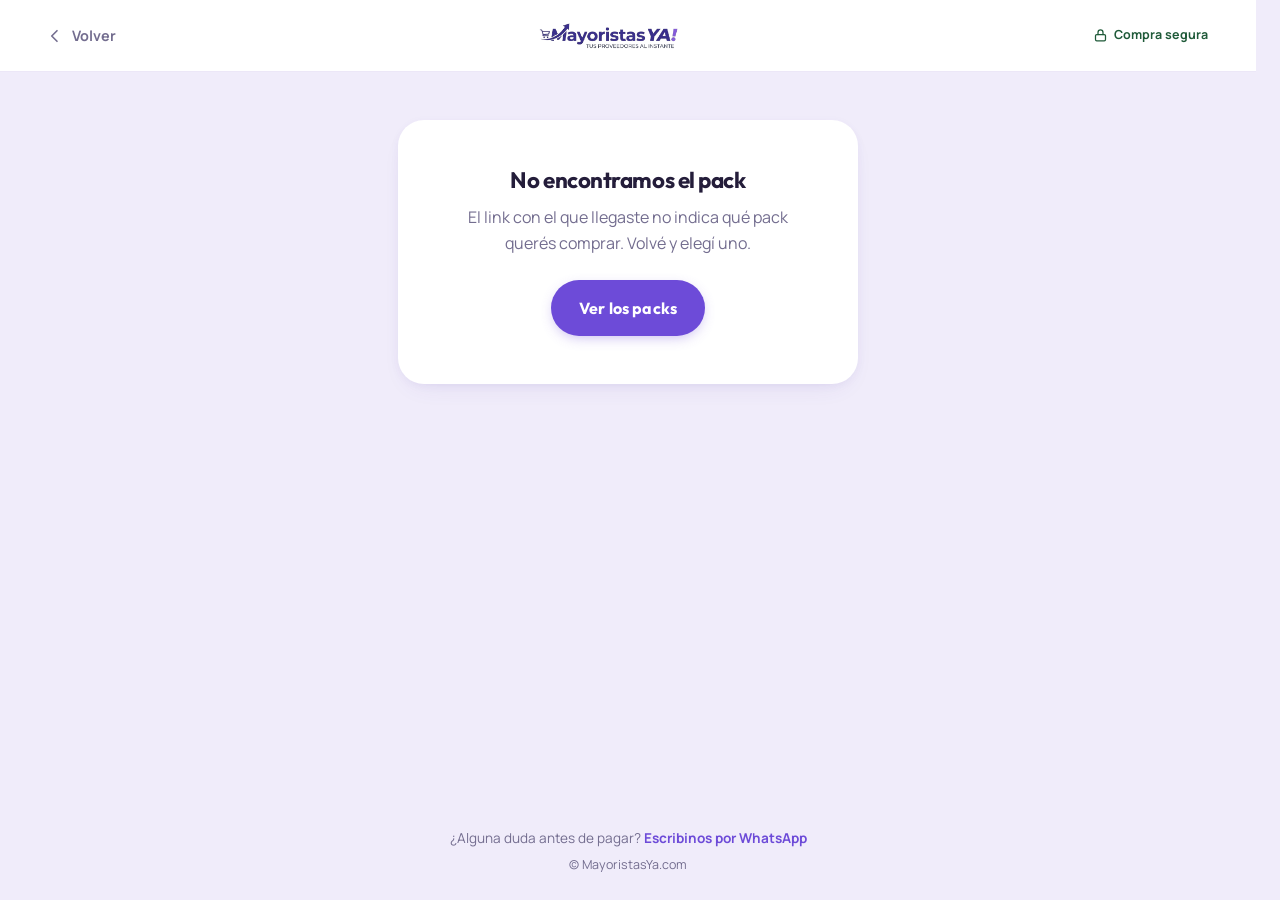
<file: checkout.html>
<!DOCTYPE html>
<html lang="es-AR">
<head>
<meta charset="UTF-8">
<meta name="viewport" content="width=device-width, initial-scale=1, viewport-fit=cover">
<meta name="theme-color" content="#6d4bd8">
<!-- Google Analytics (GA4) - configurar ID en js/analytics.js -->
<script src="js/analytics.js?v=20260914" defer></script>
<!-- Pago con Mercado Pago - configurar URL en js/pagos.js -->
<script src="js/pagos.js?v=20260914" defer></script>
<title>Finalizar compra | MayoristasYa.com</title>
<meta name="description" content="Completá tus datos y elegí cómo pagar tu pack de proveedores mayoristas.">
<meta name="robots" content="noindex, nofollow">
<link rel="icon" type="image/png" sizes="32x32" href="images/favicon-32.png">
<link rel="apple-touch-icon" sizes="180x180" href="images/favicon-180.png">
<link rel="preconnect" href="https://fonts.googleapis.com">
<link rel="preconnect" href="https://fonts.gstatic.com" crossorigin>
<link href="https://fonts.googleapis.com/css2?family=Outfit:wght@500;600;700&family=Manrope:wght@400;500;600;700;800&display=swap" rel="stylesheet">
<link rel="stylesheet" href="css/styles.css?v=20260914">
</head>
<body class="checkout-page">
<a class="skip-link" href="#main">Saltar al contenido principal</a>

<header class="ck-header">
  <div class="container">
    <a href="index.html" class="ck-volver">
      <svg viewBox="0 0 24 24" fill="none" stroke="currentColor" stroke-width="2.2" stroke-linecap="round" stroke-linejoin="round" aria-hidden="true"><path d="m12 19-7-7 7-7"/></svg>
      <span>Volver</span>
    </a>
    <img src="images/logo-full.png" alt="MayoristasYa" class="ck-logo" width="523" height="110">
    <span class="ck-seguro">
      <svg viewBox="0 0 24 24" fill="none" stroke="currentColor" stroke-width="2" stroke-linecap="round" stroke-linejoin="round" aria-hidden="true"><rect x="4" y="10.5" width="16" height="10" rx="2"/><path d="M8 10.5V7a4 4 0 0 1 8 0v3.5"/></svg>
      Compra segura
    </span>
  </div>
</header>

<main id="main" class="ck-main">
  <div class="container">

    <!-- Si el link no trae un pack válido -->
    <div class="ck-error" id="ckSinPack" hidden>
      <h1>No encontramos el pack</h1>
      <p>El link con el que llegaste no indica qué pack querés comprar. Volvé y elegí uno.</p>
      <a href="index.html#precios" class="btn btn-primary">Ver los packs</a>
    </div>

    <div class="ck-grid" id="ckContenido" hidden>

      <!-- ---------- Columna: formulario ---------- -->
      <section class="ck-col-form" aria-labelledby="ckTitulo">
        <h1 id="ckTitulo">Finalizar compra</h1>
        <p class="ck-sub" id="ckSub">Completá tus datos y elegí cómo querés pagar. Te enviamos el pack al correo que cargues.</p>

        <form id="ckForm" novalidate>
          <div class="ck-campo">
            <label for="ckName">Nombre y apellido</label>
            <input type="text" id="ckName" name="name" autocomplete="name"
                   autocapitalize="words" enterkeyhint="next" placeholder="Ana Pérez" required>
            <span class="field-error" id="ckNameError" role="alert"></span>
          </div>

          <div class="ck-campo">
            <label for="ckEmail">Correo electrónico</label>
            <input type="email" id="ckEmail" name="email" autocomplete="email"
                   inputmode="email" autocapitalize="off" autocorrect="off" spellcheck="false"
                   enterkeyhint="next" placeholder="ana@gmail.com" required>
            <span class="field-error" id="ckEmailError" role="alert"></span>
            <span class="ck-ayuda">Acá te mandamos el pack. Revisalo bien antes de pagar.</span>
          </div>

          <!-- Se escribe dos veces a propósito: si el correo tiene una letra
               mal, el pack se manda a una casilla que no existe y el comprador
               se queda esperando algo que nunca va a llegar. -->
          <div class="ck-campo">
            <label for="ckEmail2">Repetí tu correo</label>
            <input type="email" id="ckEmail2" name="email2" autocomplete="off"
                   inputmode="email" autocapitalize="off" autocorrect="off" spellcheck="false"
                   enterkeyhint="done" placeholder="ana@gmail.com" required>
            <span class="field-error" id="ckEmail2Error" role="alert"></span>
            <span class="ck-ok" id="ckEmailOk" hidden>
              <svg viewBox="0 0 24 24" fill="none" stroke="currentColor" stroke-width="2.6" stroke-linecap="round" stroke-linejoin="round" aria-hidden="true"><path d="m5 12 5 5L20 7"/></svg>
              Los dos correos coinciden
            </span>
          </div>

          <!-- ===== Solo para Negocio Mayorista =====
               No es una lista de contactos: es una página que hay que armar.
               Preguntarle esto acá sirve para dos cosas. Para él, que la compra
               se sienta el arranque del proyecto y no el final de una venta.
               Para nosotros, empezar con todo en la mano en vez de perseguirlo
               por WhatsApp. Para los otros packs queda escondido. -->
          <section class="ck-armado" id="ckArmado" hidden aria-labelledby="ckArmadoTit">
            <header class="ck-armado-cab">
              <span class="ck-paso">Y ya arrancamos</span>
              <h2 id="ckArmadoTit">Contame cómo la querés</h2>
              <p>Con esto empiezo a prepararla apenas entre el pago. Lo que todavía
                no tengas decidido, dejalo vacío: lo vemos juntos por WhatsApp.</p>
            </header>

            <div class="ck-campo">
              <label for="ckNegNombre">¿Cómo se va a llamar tu negocio?</label>
              <input type="text" id="ckNegNombre" name="neg_nombre" autocomplete="organization"
                     autocapitalize="words" enterkeyhint="next" maxlength="40"
                     placeholder="Mayorista del Sur" required>
              <span class="field-error" id="ckNegNombreError" role="alert"></span>
              <span class="ck-ayuda">Es el nombre que va a aparecer arriba de todo en tu página.</span>
            </div>

            <div class="ck-campo">
              <label for="ckNegWsp">WhatsApp donde te van a escribir tus clientes</label>
              <input type="tel" id="ckNegWsp" name="neg_wsp" autocomplete="tel"
                     inputmode="tel" enterkeyhint="next" maxlength="25"
                     placeholder="11 5555-4444" required>
              <span class="field-error" id="ckNegWspError" role="alert"></span>
              <span class="ck-ayuda">Puede ser distinto al tuyo personal. Todos los botones de tu página van a llevar acá.</span>
            </div>

            <div class="ck-campo">
              <label for="ckNegDominio">¿Qué dirección web te gustaría? <span class="ck-opcional">opcional</span></label>
              <input type="text" id="ckNegDominio" name="neg_dominio"
                     autocapitalize="off" autocorrect="off" spellcheck="false"
                     inputmode="url" enterkeyhint="next" maxlength="60"
                     placeholder="mayoristadelsur.com">
              <span class="ck-ayuda">Si está ocupada te propongo dos o tres parecidas antes de comprarla.</span>
            </div>

            <!-- Se pregunta qué redes QUERÉS, no cuáles tenés: la mayoría
                 todavía no las creó y no queremos que eso lo frene acá. -->
            <fieldset class="ck-campo ck-grupo">
              <legend>¿Qué redes querés que tenga tu página?</legend>

              <div class="ck-redes">
                <label class="ck-red">
                  <input type="checkbox" class="js-red" value="Instagram" checked>
                  <span>Instagram</span>
                </label>
                <label class="ck-red">
                  <input type="checkbox" class="js-red" value="TikTok" checked>
                  <span>TikTok</span>
                </label>
                <label class="ck-red">
                  <input type="checkbox" class="js-red" value="WhatsApp">
                  <span>WhatsApp</span>
                </label>
                <label class="ck-red">
                  <input type="checkbox" class="js-red" value="Facebook">
                  <span>Facebook</span>
                </label>
                <label class="ck-red">
                  <input type="checkbox" class="js-red" value="YouTube">
                  <span>YouTube</span>
                </label>
              </div>

              <span class="ck-ayuda">
                <strong>No hace falta que ya las tengas.</strong> Marcá las que quieras
                y te dejo el lugar preparado; cuando las crees, me pasás el usuario y
                las conecto.
              </span>
            </fieldset>

            <!-- Un color y nada más. La página entera se arma con tonos de ese,
                 que es lo que hace que se vea de una marca y no de un collage. -->
            <div class="ck-campo">
              <label for="ckNegColor">El color de tu marca</label>

              <div class="ck-color">
                <input type="color" id="ckNegColor" name="neg_color" value="#6d4bd8"
                       aria-describedby="ckColorAyuda">
                <div class="ck-color-datos">
                  <strong id="ckColorHex">#6D4BD8</strong>
                  <span id="ckColorAyuda">Tocá el cuadrito y elegí el que quieras.</span>
                </div>
              </div>

              <div class="ck-tonos" id="ckTonos" aria-hidden="true">
                <span></span><span></span><span></span><span></span><span></span>
              </div>
              <span class="ck-ayuda">Toda tu página usa estos tonos, que salen del color que elegiste.</span>

              <div class="ck-sugeridos">
                <span class="ck-sugeridos-tit">O usá uno de estos:</span>
                <div class="ck-muestras">
                  <button type="button" class="ck-muestra js-tono" data-tono="#6d4bd8" style="--m:#6d4bd8" aria-label="Violeta"></button>
                  <button type="button" class="ck-muestra js-tono" data-tono="#1f6fd0" style="--m:#1f6fd0" aria-label="Azul"></button>
                  <button type="button" class="ck-muestra js-tono" data-tono="#2e7d50" style="--m:#2e7d50" aria-label="Verde"></button>
                  <button type="button" class="ck-muestra js-tono" data-tono="#c33b3b" style="--m:#c33b3b" aria-label="Rojo"></button>
                  <button type="button" class="ck-muestra js-tono" data-tono="#d2762a" style="--m:#d2762a" aria-label="Naranja"></button>
                  <button type="button" class="ck-muestra js-tono" data-tono="#c08a2e" style="--m:#c08a2e" aria-label="Dorado"></button>
                  <button type="button" class="ck-muestra js-tono" data-tono="#0f7a86" style="--m:#0f7a86" aria-label="Turquesa"></button>
                  <button type="button" class="ck-muestra js-tono" data-tono="#2b2b38" style="--m:#2b2b38" aria-label="Negro"></button>

                  <!-- Abre el selector del teléfono, con todos los colores.
                       Va acá para que se vea que los ocho de arriba son un
                       atajo y no las únicas opciones. -->
                  <button type="button" class="ck-muestra ck-muestra-otro" id="ckOtroColor"
                          aria-label="Elegir otro color">
                    <svg viewBox="0 0 24 24" fill="none" stroke="currentColor" stroke-width="2.6" stroke-linecap="round" aria-hidden="true"><path d="M12 6v12M6 12h12"/></svg>
                  </button>
                  <span class="ck-muestra-texto">Otro</span>
                </div>
              </div>
            </div>

            <div class="ck-campo">
              <label for="ckNegLogo">¿Tenés logo?</label>
              <select id="ckNegLogo" name="neg_logo">
                <option value="ya lo tengo" selected>Sí, ya lo tengo</option>
                <option value="necesita logo">No, necesito uno</option>
              </select>
            </div>

            <div class="ck-campo">
              <label for="ckNegNotas">¿Algo más que quieras contarme? <span class="ck-opcional">opcional</span></label>
              <textarea id="ckNegNotas" name="neg_notas" rows="3" maxlength="500"
                        placeholder="Una página que te guste, algo que no quieras que tenga, para cuándo la necesitás…"></textarea>
              <span class="ck-ayuda"><span id="ckNegNotasCuenta">0</span>/500</span>
            </div>
          </section>

          <!-- ===== Solo para el Espacio Publicitario =====
               Antes esto se pedía por mail después de pagar ("mandame estos 6
               datos"), y había que perseguirlo. Preguntándolo acá, el anuncio
               se puede publicar el mismo día. -->
          <section class="ck-armado" id="ckAnuncio" hidden aria-labelledby="ckAnuncioTit">
            <header class="ck-armado-cab">
              <span class="ck-paso">Y sale publicado</span>
              <h2 id="ckAnuncioTit">¿Qué querés que diga tu anuncio?</h2>
              <p>Esto es exactamente lo que van a ver los que entran al sitio.
                Se va armando acá al lado mientras escribís.</p>
            </header>

            <div class="ck-campo">
              <label for="ckPubNombre">Nombre de tu negocio</label>
              <input type="text" id="ckPubNombre" name="pub_nombre" autocomplete="organization"
                     autocapitalize="words" enterkeyhint="next" maxlength="28"
                     placeholder="Cala Imports" required>
              <span class="field-error" id="ckPubNombreError" role="alert"></span>
            </div>

            <div class="ck-campo">
              <label for="ckPubRubro">Tu rubro</label>
              <input type="text" id="ckPubRubro" name="pub_rubro"
                     autocapitalize="sentences" enterkeyhint="next" maxlength="24"
                     placeholder="Tecnología" required>
              <span class="field-error" id="ckPubRubroError" role="alert"></span>
            </div>

            <div class="ck-campo">
              <label for="ckPubFrase">Una frase corta de qué vendés</label>
              <input type="text" id="ckPubFrase" name="pub_frase"
                     autocapitalize="sentences" enterkeyhint="next" maxlength="80"
                     placeholder="Auriculares y fundas al por mayor, envíos a todo el país." required>
              <span class="field-error" id="ckPubFraseError" role="alert"></span>
              <span class="ck-ayuda"><span id="ckPubFraseCuenta">0</span>/80 &middot; dos renglones, no más: es una notificación.</span>
            </div>

            <div class="ck-campo">
              <label for="ckPubWsp">Tu WhatsApp</label>
              <input type="tel" id="ckPubWsp" name="pub_wsp" autocomplete="tel"
                     inputmode="tel" enterkeyhint="next" maxlength="25"
                     placeholder="11 5555-4444" required>
              <span class="field-error" id="ckPubWspError" role="alert"></span>
              <span class="ck-ayuda">El botón del anuncio abre un chat con vos.</span>
            </div>

            <div class="ck-campo">
              <label for="ckPubWeb">Tu página web <span class="ck-opcional">opcional</span></label>
              <input type="text" id="ckPubWeb" name="pub_web"
                     autocapitalize="off" autocorrect="off" spellcheck="false"
                     inputmode="url" enterkeyhint="next" maxlength="60"
                     placeholder="calaimports.shop">
            </div>

            <div class="ck-dos">
              <div class="ck-campo">
                <label for="ckPubIg">Instagram <span class="ck-opcional">opcional</span></label>
                <input type="text" id="ckPubIg" name="pub_ig"
                       autocapitalize="off" autocorrect="off" spellcheck="false"
                       enterkeyhint="next" maxlength="40" placeholder="@cala.imports">
              </div>

              <div class="ck-campo">
                <label for="ckPubTt">TikTok <span class="ck-opcional">opcional</span></label>
                <input type="text" id="ckPubTt" name="pub_tt"
                       autocapitalize="off" autocorrect="off" spellcheck="false"
                       enterkeyhint="next" maxlength="40" placeholder="@cala.imports">
              </div>
            </div>

            <div class="ck-campo">
              <label for="ckPubNotas">¿Algo más? <span class="ck-opcional">opcional</span></label>
              <textarea id="ckPubNotas" name="pub_notas" rows="2" maxlength="300"
                        placeholder="Una promoción puntual, desde cuándo querés que salga…"></textarea>
            </div>
          </section>

          <div class="ck-pagos">
            <button type="button" class="btn btn-mp btn-block btn-lg" id="btnPagarMP" hidden>
              <svg viewBox="0 0 24 24" fill="none" stroke="currentColor" stroke-width="2" stroke-linecap="round" stroke-linejoin="round" aria-hidden="true"><rect x="2.5" y="5" width="19" height="14" rx="2.5"/><path d="M2.5 10h19"/><path d="M6.5 14.5h3"/></svg>
              Pagar online
            </button>
            <p class="checkout-medios" id="checkoutMedios" hidden>Tarjeta de crédito o débito, prepagas como Ualá, transferencia o efectivo</p>

            <p class="checkout-sep" id="checkoutSep" hidden><span>o</span></p>

            <button type="submit" class="btn btn-whatsapp btn-block btn-lg">
              <svg viewBox="0 0 24 24" fill="currentColor" aria-hidden="true"><path d="M17.6 6.32A7.85 7.85 0 0 0 12.05 4a7.94 7.94 0 0 0-6.9 11.9L4 20l4.2-1.1a7.93 7.93 0 0 0 3.85 1h0a7.94 7.94 0 0 0 7.94-7.94 7.9 7.9 0 0 0-2.4-5.64Z"/></svg>
              Coordinar por WhatsApp
            </button>
            <p class="checkout-note" id="checkoutNote">Vas a ser redirigido a WhatsApp para coordinar el pago y la entrega.</p>

            <!-- Salta sola si el pago no llega a abrirse -->
            <div class="ck-alerta" id="ckAlertaPago" role="alert" hidden>
              <svg viewBox="0 0 24 24" fill="none" stroke="currentColor" stroke-width="2" stroke-linecap="round" stroke-linejoin="round" aria-hidden="true"><path d="M12 8.5v4.5"/><path d="M12 16.5h.01"/><circle cx="12" cy="12" r="9"/></svg>
              <div>
                <strong>No pudimos abrir el pago</strong>
                <p>Puede ser la conexión o algo momentáneo de nuestro lado. Probá de nuevo, o escribinos y lo resolvemos con vos en el momento.</p>
                <a class="btn btn-whatsapp" id="ckAlertaWsp" href="#" target="_blank" rel="noopener">
                  <svg viewBox="0 0 24 24" fill="currentColor" aria-hidden="true"><path d="M17.6 6.32A7.85 7.85 0 0 0 12.05 4a7.94 7.94 0 0 0-6.9 11.9L4 20l4.2-1.1a7.93 7.93 0 0 0 3.85 1h0a7.94 7.94 0 0 0 7.94-7.94 7.9 7.9 0 0 0-2.4-5.64Z"/></svg>
                  Escribinos por WhatsApp
                </a>
              </div>
            </div>

            <!-- Siempre visible: la salida a mano para cualquier problema -->
            <p class="ck-ayuda-pago">
              <svg viewBox="0 0 24 24" fill="currentColor" aria-hidden="true"><path d="M17.6 6.32A7.85 7.85 0 0 0 12.05 4a7.94 7.94 0 0 0-6.9 11.9L4 20l4.2-1.1a7.93 7.93 0 0 0 3.85 1h0a7.94 7.94 0 0 0 7.94-7.94 7.9 7.9 0 0 0-2.4-5.64Z"/></svg>
              <span>¿Se te complicó el pago o no te llegó el pack?
                <a href="#" id="ckProblemaWsp" target="_blank" rel="noopener">Escribinos por WhatsApp</a> y lo resolvemos al toque.</span>
            </p>

            <!-- Se avisa ANTES de pagar: el que sabe dónde buscarlo no escribe
                 a las 3 de la mañana pensando que lo estafaron. -->
            <div class="ck-buscar" id="ckBuscar">
              <svg viewBox="0 0 24 24" fill="none" stroke="currentColor" stroke-width="2.2" stroke-linecap="round" stroke-linejoin="round" aria-hidden="true"><circle cx="11" cy="11" r="7"/><path d="m20 20-3.5-3.5"/></svg>
              <div>
                <strong>Después de pagar, buscá “MayoristasYa” en tu correo</strong>
                <p>Te llega como archivo adjunto. Si no lo ves en Recibidos, entrá a tu
                  correo, tocá la lupa, escribí <b>MayoristasYa</b> y revisá también
                  <b>spam</b> y <b>promociones</b>.</p>
              </div>
            </div>

            <p class="ck-legal">
              Al continuar aceptás los <a href="terminos.html">términos y condiciones</a>
              y la <a href="privacidad.html">política de privacidad</a>.
            </p>
          </div>
        </form>
      </section>

      <!-- ---------- Columna: resumen ---------- -->
      <aside class="ck-col-resumen" aria-label="Resumen de tu compra">
        <div class="ck-resumen">
          <h2>Tu compra</h2>

          <div class="ck-item">
            <div>
              <strong id="ckPackNombre">—</strong>
              <span id="ckPackDesc"></span>
            </div>
            <span class="ck-precio" id="ckPackPrecio">—</span>
          </div>

          <div class="ck-linea" id="ckLineaDesc" hidden>
            <span>Antes</span>
            <span class="ck-tachado" id="ckPackAntes"></span>
          </div>

          <div class="ck-linea ck-ahorro" id="ckLineaAhorro" hidden>
            <span>Tu descuento</span>
            <span id="ckPackAhorro"></span>
          </div>

          <div class="ck-total">
            <span>Total</span>
            <strong id="ckTotal">—</strong>
          </div>

          <p class="ck-mensual" id="ckMensual" hidden>
            <svg viewBox="0 0 24 24" fill="none" stroke="currentColor" stroke-width="1.9" stroke-linecap="round" stroke-linejoin="round" aria-hidden="true"><rect x="3" y="5" width="18" height="16" rx="3"/><path d="M3 10h18M8 3v4M16 3v4"/></svg>
            <span>Además, <strong>$60.000 por mes</strong> de mantenimiento de tu página.</span>
          </p>

          <!-- Vista previa: se arma sola con lo que va escribiendo arriba.
               No es la página final, es para que vea que esto ya arrancó. -->
          <div class="ck-vista" id="ckVista" hidden>
            <span class="ck-vista-tit">Así va a empezar a verse</span>

            <div class="ck-navegador" aria-hidden="true">
              <div class="ckn-barra">
                <span class="ckn-punto"></span>
                <span class="ckn-punto"></span>
                <span class="ckn-punto"></span>
                <span class="ckn-url" id="ckVistaUrl">tunegocio.com</span>
              </div>

              <div class="ckn-pagina">
                <div class="ckn-header">
                  <strong class="ckn-marca" id="ckVistaMarca">Tu Negocio</strong>
                  <span class="ckn-btn">Ver packs</span>
                </div>
                <div class="ckn-hero">
                  <b>+1000</b>
                  <span>proveedores de +25 rubros</span>
                </div>
                <div class="ckn-packs">
                  <span></span><span></span><span></span>
                </div>
                <div class="ckn-redes" id="ckVistaRedes"></div>
              </div>
            </div>

            <p class="ck-vista-pie">Es un boceto. El diseño final lo vemos juntos.</p>
          </div>

          <!-- La misma maqueta que está en la portada, pero con sus datos.
               Acá no es un boceto: es tal cual como va a salir. -->
          <div class="ck-vista" id="ckVistaPub" hidden>
            <span class="ck-vista-tit">Así va a salir tu anuncio</span>

            <div class="fp-demo" aria-hidden="true">
              <span class="fpd-agarre"></span>
              <div class="fpd-cabeza">
                <span class="fpd-ini" id="ckPubIni">TU</span>
                <div class="fpd-id">
                  <strong id="ckPubVistaNombre">Tu Negocio</strong>
                  <span>Publicidad &middot; <span id="ckPubVistaRubro">Tu rubro</span></span>
                </div>
              </div>
              <p class="fpd-texto">
                <span class="fpd-badge" id="ckPubVistaBadge">Tu oferta</span>
                <span id="ckPubVistaFrase">La frase que quieras, con lo que vendés.</span>
              </p>
              <div class="fpd-botones">
                <span class="fpd-btn fpd-btn-fuerte" id="ckPubVistaBtn">Ver catálogo</span>
                <span class="fpd-btn" id="ckPubVistaTel">Tu teléfono</span>
              </div>
            </div>

            <p class="ck-vista-pie">Rota con los demás anunciantes cada 3 minutos.</p>
          </div>

          <ul class="ck-garantias">
            <li>
              <svg viewBox="0 0 24 24" fill="none" stroke="currentColor" stroke-width="2.4" stroke-linecap="round" stroke-linejoin="round" aria-hidden="true"><path d="m5 12 5 5L20 7"/></svg>
              Entrega inmediata por correo
            </li>
            <li>
              <svg viewBox="0 0 24 24" fill="none" stroke="currentColor" stroke-width="2.4" stroke-linecap="round" stroke-linejoin="round" aria-hidden="true"><path d="m5 12 5 5L20 7"/></svg>
              Pago único, sin suscripciones
            </li>
            <li>
              <svg viewBox="0 0 24 24" fill="none" stroke="currentColor" stroke-width="2.4" stroke-linecap="round" stroke-linejoin="round" aria-hidden="true"><path d="m5 12 5 5L20 7"/></svg>
              El pago lo procesa Mercado Pago
            </li>
          </ul>

          <p class="ck-legal">
            Al continuar aceptás los <a href="terminos.html">términos y condiciones</a>
            y la <a href="privacidad.html">política de privacidad</a>.
          </p>
        </div>
      </aside>

    </div>
  </div>
</main>

<footer class="ck-footer">
  <div class="container">
    <p>¿Alguna duda antes de pagar? <a href="#" class="js-wsp" target="_blank" rel="noopener">Escribinos por WhatsApp</a></p>
    <p class="ck-copy">© <span id="year"></span> MayoristasYa.com</p>
  </div>
</footer>

<script src="js/checkout.js?v=20260914" defer></script>
</body>
</html>
</file>
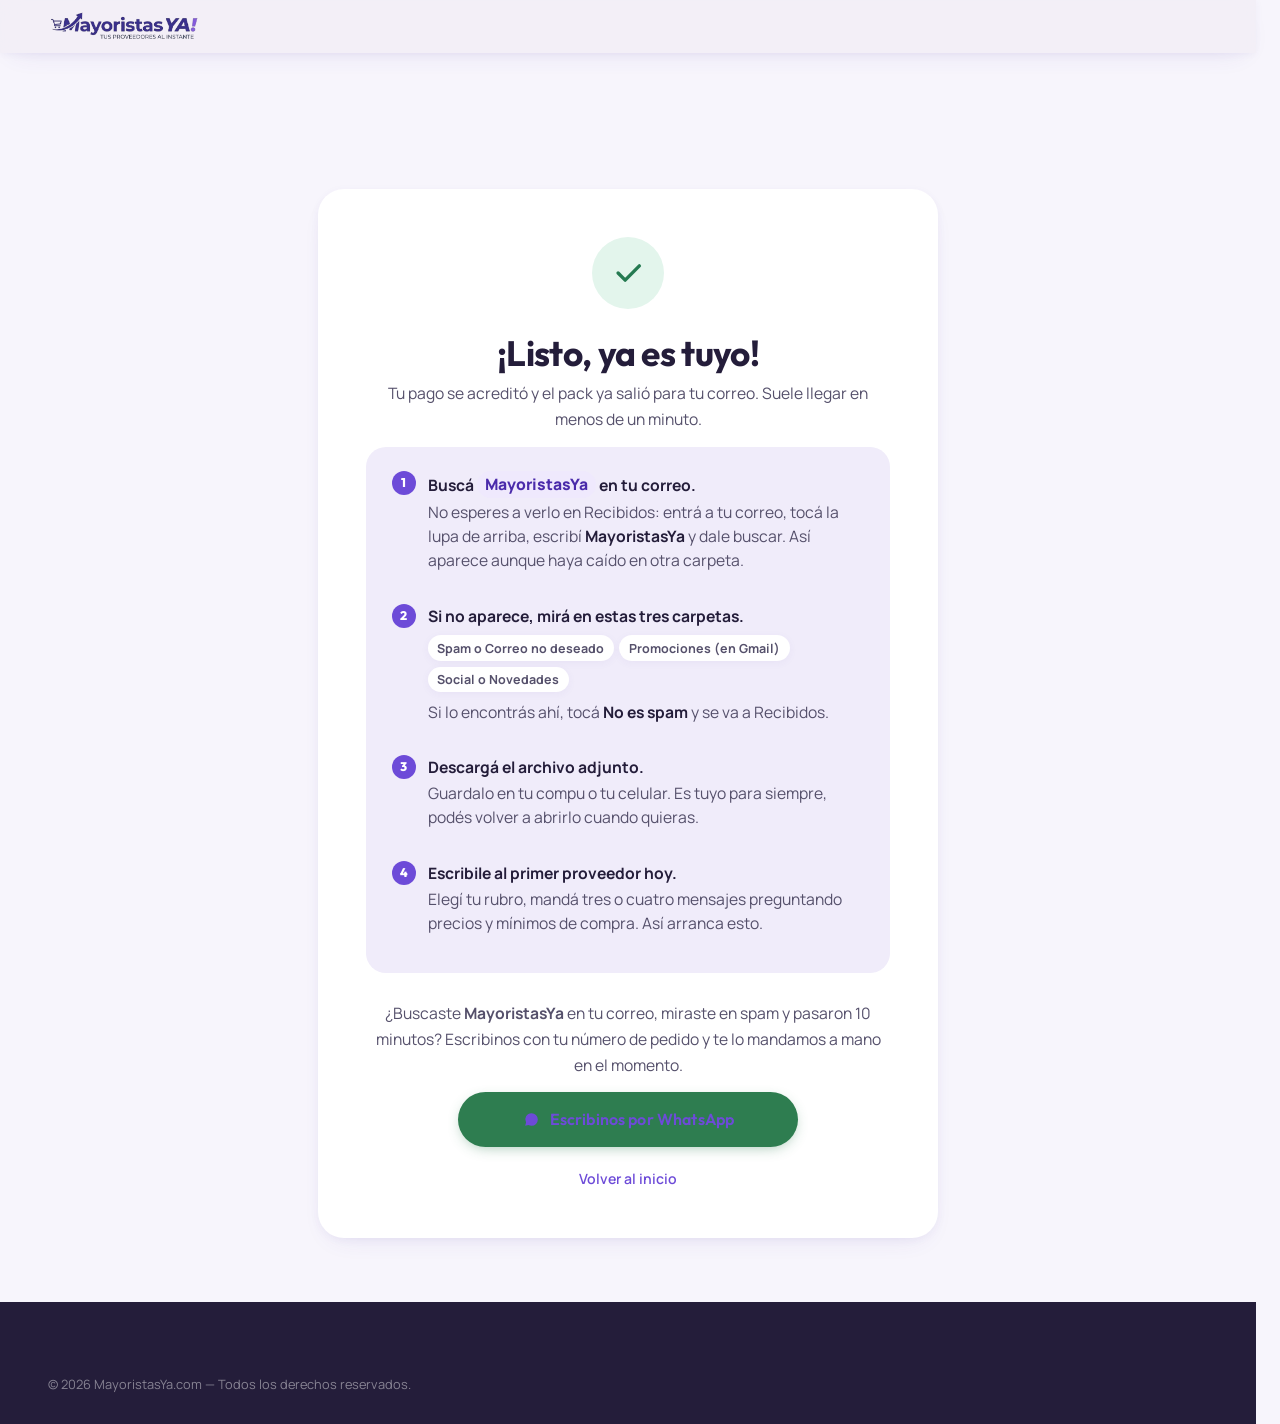
<file: gracias.html>
<!DOCTYPE html>
<html lang="es-AR">
<head>
<meta charset="UTF-8">
<meta name="viewport" content="width=device-width, initial-scale=1">
<!-- Google Analytics (GA4) - configurar ID en js/analytics.js -->
<script src="js/analytics.js?v=20260914"></script>
<title>¡Gracias por tu compra! | MayoristasYa.com</title>
<meta name="description" content="Recibimos tu pago. En unos minutos te llega el pack de proveedores a tu correo.">
<meta name="robots" content="noindex, follow">
<link rel="icon" type="image/png" sizes="32x32" href="images/favicon-32.png">
<link rel="apple-touch-icon" sizes="180x180" href="images/favicon-180.png">
<link rel="preconnect" href="https://fonts.googleapis.com">
<link rel="preconnect" href="https://fonts.gstatic.com" crossorigin>
<link href="https://fonts.googleapis.com/css2?family=Outfit:wght@500;600;700&family=Manrope:wght@400;500;600;700;800&display=swap" rel="stylesheet">
<link rel="stylesheet" href="css/styles.css?v=20260914">
</head>
<body>
<a class="skip-link" href="#main">Saltar al contenido principal</a>

<header class="site-header is-scrolled">
    <div class="container">
      <a href="index.html" class="logo" aria-label="MayoristasYa.com - Inicio">
        <img src="images/logo-full.png" alt="MayoristasYa - Tus proveedores al instante" class="logo-img">
      </a>
    </div>
</header>

<main id="main" class="legal-page">
  <div class="container">
    <div class="gracias-box">
      <span class="ok-icon" aria-hidden="true">
        <svg viewBox="0 0 24 24" fill="none" stroke="currentColor" stroke-width="2.4" stroke-linecap="round" stroke-linejoin="round"><path d="m5 12 5 5L20 7"/></svg>
      </span>

      <h1 id="graciasTitulo">¡Listo, ya es tuyo!</h1>
      <p class="gracias-lead" id="graciasTexto">Tu pago se acreditó y el pack ya salió para tu correo. Suele llegar en menos de un minuto.</p>

      <p class="gracias-ref" id="graciasRef" hidden></p>

      <!-- El paso 1 es el que más consultas genera: mucha gente abre el correo,
           no ve nada en Recibidos y da por perdida la compra. Por eso va con la
           instrucción exacta, y no con un "revisá tu correo" a secas. -->
      <ol class="gracias-pasos">
        <li>
          <strong>Buscá <span class="gracias-buscar">MayoristasYa</span> en tu correo.</strong>
          No esperes a verlo en Recibidos: entrá a tu correo, tocá la lupa de arriba,
          escribí <strong>MayoristasYa</strong> y dale buscar. Así aparece aunque haya
          caído en otra carpeta.
          <span class="gracias-destino" id="graciasDestino" hidden></span>
        </li>
        <li>
          <strong>Si no aparece, mirá en estas tres carpetas.</strong>
          <span class="gracias-carpetas">
            <span>Spam o Correo no deseado</span>
            <span>Promociones (en Gmail)</span>
            <span>Social o Novedades</span>
          </span>
          Si lo encontrás ahí, tocá <strong>No es spam</strong> y se va a Recibidos.
        </li>
        <li>
          <strong>Descargá el archivo adjunto.</strong>
          Guardalo en tu compu o tu celular. Es tuyo para siempre, podés volver a abrirlo cuando quieras.
        </li>
        <li>
          <strong>Escribile al primer proveedor hoy.</strong>
          Elegí tu rubro, mandá tres o cuatro mensajes preguntando precios y mínimos de compra. Así arranca esto.
        </li>
      </ol>

      <p class="gracias-ayuda">¿Buscaste <strong>MayoristasYa</strong> en tu correo, miraste en spam y pasaron 10 minutos? Escribinos con tu número de pedido y te lo mandamos a mano en el momento.</p>

      <div class="gracias-acciones">
        <a href="#" class="btn btn-whatsapp js-wsp" target="_blank" rel="noopener">
          <svg viewBox="0 0 24 24" fill="currentColor" aria-hidden="true"><path d="M17.6 6.32A7.85 7.85 0 0 0 12.05 4a7.94 7.94 0 0 0-6.9 11.9L4 20l4.2-1.1a7.93 7.93 0 0 0 3.85 1h0a7.94 7.94 0 0 0 7.94-7.94 7.9 7.9 0 0 0-2.4-5.64Z"/></svg>
          Escribinos por WhatsApp
        </a>
        <a href="index.html" class="gracias-volver">Volver al inicio</a>
      </div>
    </div>
  </div>
</main>

<footer class="site-footer">
  <div class="container">
    <div class="footer-bottom" style="border-top:none;padding-top:0;">
      <p>© <span id="year"></span> MayoristasYa.com — Todos los derechos reservados.</p>
    </div>
  </div>
</footer>

<!-- main.js se encarga de poner el link de WhatsApp, así el número vive en un solo lugar -->
<script src="js/main.js?v=20260914"></script>
<script>
  document.getElementById("year").textContent = new Date().getFullYear();

  /* Mercado Pago vuelve con datos del pago en la dirección. Los usamos para
     dos cosas: mostrar el número de pedido y avisar si el pago quedó
     pendiente, en cuyo caso todavía no se envía nada. */
  (function () {
    var params = new URLSearchParams(window.location.search);

    /* El correo que cargó en el checkout. Lo guardó checkout.js antes de
       mandarlo a pagar y sigue acá porque es la misma pestaña. Mostrarlo
       evita la duda de "¿a qué casilla me lo mandaron?", y si se equivocó al
       escribirlo lo ve ahora y no dentro de dos días. */
    try {
      var correo = window.sessionStorage.getItem("mwCorreoCompra");
      if (correo) {
        var destino = document.getElementById("graciasDestino");
        destino.textContent = "Te lo mandamos a " + correo;
        destino.hidden = false;
      }
    } catch (e) {
      /* modo privado: no pasa nada, el paso se entiende igual */
    }

    /* Número de pedido: le sirve al comprador si tiene que reclamar,
       y a vos para encontrarlo en la planilla. */
    var ref = params.get("external_reference");
    if (ref) {
      var refEl = document.getElementById("graciasRef");
      refEl.innerHTML = "Tu número de pedido: <strong>" + ref.replace(/[<>]/g, "") + "</strong>";
      refEl.hidden = false;
    }

    var estado = params.get("status") || params.get("collection_status");
    if (estado !== "pending" && estado !== "in_process") return;

    document.getElementById("graciasTitulo").textContent = "Tu pago está en camino";
    document.getElementById("graciasTexto").textContent =
      "Mercado Pago todavía lo está confirmando. Puede tardar unos minutos, o hasta 2 días si pagaste en efectivo. " +
      "Apenas se acredite te mandamos el pack al correo, sin que tengas que hacer nada.";
  })();
</script>
</body>
</html>
</file>
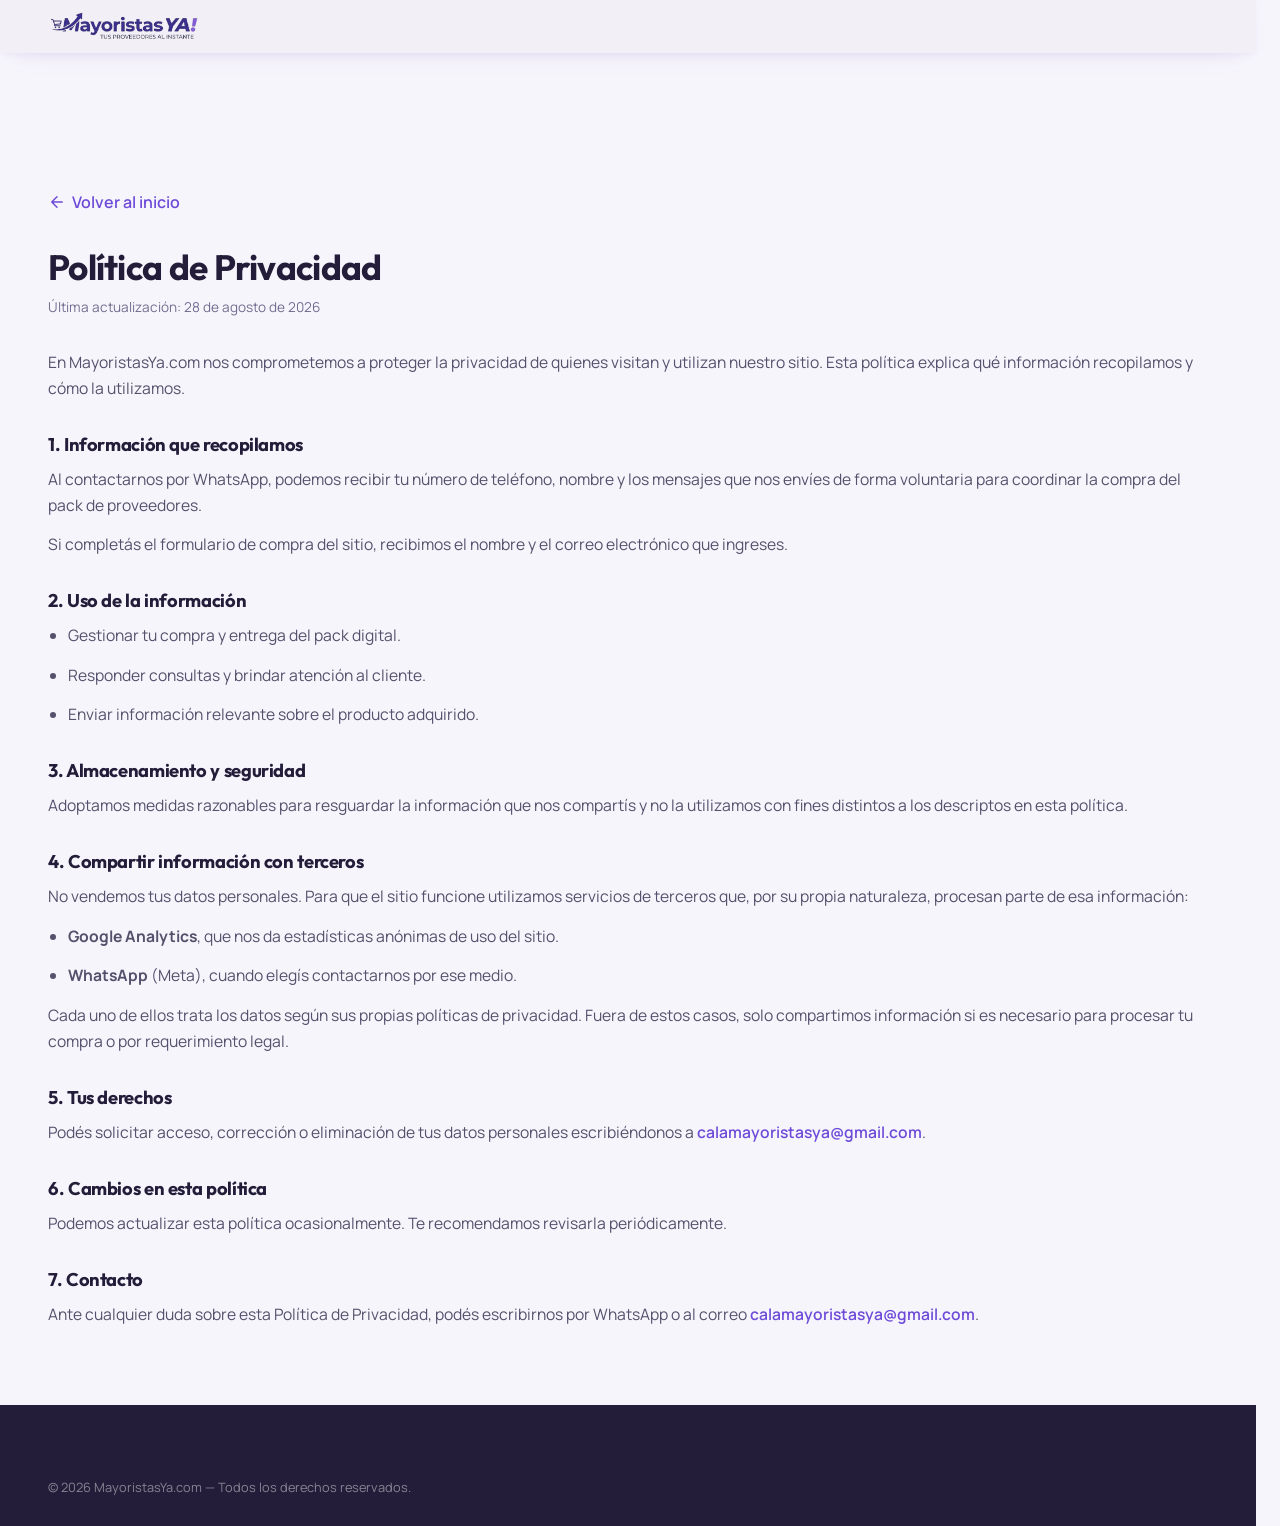
<file: privacidad.html>
<!DOCTYPE html>
<html lang="es-AR">
<head>
<meta charset="UTF-8">
<meta name="viewport" content="width=device-width, initial-scale=1">
<!-- Google Analytics (GA4) - configurar ID en js/analytics.js -->
<script src="js/analytics.js?v=20260914"></script>
<title>Política de Privacidad | MayoristasYa.com</title>
<meta name="description" content="Política de privacidad de MayoristasYa.com: cómo recopilamos, usamos y protegemos tus datos personales.">
<meta name="robots" content="index, follow">
<link rel="canonical" href="https://www.mayoristasya.com/privacidad.html">
<link rel="icon" type="image/png" sizes="32x32" href="images/favicon-32.png">
<link rel="apple-touch-icon" sizes="180x180" href="images/favicon-180.png">
<link rel="preconnect" href="https://fonts.googleapis.com">
<link rel="preconnect" href="https://fonts.gstatic.com" crossorigin>
<link href="https://fonts.googleapis.com/css2?family=Outfit:wght@500;600;700&family=Manrope:wght@400;500;600;700;800&display=swap" rel="stylesheet">
<link rel="stylesheet" href="css/styles.css?v=20260914">
</head>
<body>
<a class="skip-link" href="#main">Saltar al contenido principal</a>

<header class="site-header is-scrolled">
    <div class="container">
      <a href="index.html" class="logo" aria-label="MayoristasYa.com - Inicio">
        <img src="images/logo-full.png" alt="MayoristasYa - Tus proveedores al instante" class="logo-img">
      </a>
    </div>
</header>

<main id="main" class="legal-page">
  <div class="container">
    <a href="index.html" class="legal-back">
      <svg viewBox="0 0 24 24" fill="none" stroke="currentColor" stroke-width="2" stroke-linecap="round" stroke-linejoin="round" aria-hidden="true"><path d="m12 19-7-7 7-7M5 12h14"/></svg>
      Volver al inicio
    </a>

    <h1>Política de Privacidad</h1>
    <p class="updated">Última actualización: 28 de agosto de 2026</p>

    <p>En MayoristasYa.com nos comprometemos a proteger la privacidad de quienes visitan y utilizan nuestro sitio. Esta política explica qué información recopilamos y cómo la utilizamos.</p>

    <h2>1. Información que recopilamos</h2>
    <p>Al contactarnos por WhatsApp, podemos recibir tu número de teléfono, nombre y los mensajes que nos envíes de forma voluntaria para coordinar la compra del pack de proveedores.</p>
    <p>Si completás el formulario de compra del sitio, recibimos el nombre y el correo electrónico que ingreses.</p>

    <h2>2. Uso de la información</h2>
    <ul>
      <li>Gestionar tu compra y entrega del pack digital.</li>
      <li>Responder consultas y brindar atención al cliente.</li>
      <li>Enviar información relevante sobre el producto adquirido.</li>
    </ul>

    <h2>3. Almacenamiento y seguridad</h2>
    <p>Adoptamos medidas razonables para resguardar la información que nos compartís y no la utilizamos con fines distintos a los descriptos en esta política.</p>

    <h2>4. Compartir información con terceros</h2>
    <p>No vendemos tus datos personales. Para que el sitio funcione utilizamos servicios de terceros que, por su propia naturaleza, procesan parte de esa información:</p>
    <ul>
      <li><strong>Google Analytics</strong>, que nos da estadísticas anónimas de uso del sitio.</li>
      <li><strong>WhatsApp</strong> (Meta), cuando elegís contactarnos por ese medio.</li>
    </ul>
    <p>Cada uno de ellos trata los datos según sus propias políticas de privacidad. Fuera de estos casos, solo compartimos información si es necesario para procesar tu compra o por requerimiento legal.</p>

    <h2>5. Tus derechos</h2>
    <p>Podés solicitar acceso, corrección o eliminación de tus datos personales escribiéndonos a <a href="mailto:calamayoristasya@gmail.com">calamayoristasya@gmail.com</a>.</p>

    <h2>6. Cambios en esta política</h2>
    <p>Podemos actualizar esta política ocasionalmente. Te recomendamos revisarla periódicamente.</p>

    <h2>7. Contacto</h2>
    <p>Ante cualquier duda sobre esta Política de Privacidad, podés escribirnos por WhatsApp o al correo <a href="mailto:calamayoristasya@gmail.com">calamayoristasya@gmail.com</a>.</p>
  </div>
</main>

<footer class="site-footer">
  <div class="container">
    <div class="footer-bottom" style="border-top:none;padding-top:0;">
      <p>© <span id="year"></span> MayoristasYa.com — Todos los derechos reservados.</p>
    </div>
  </div>
</footer>

<script>document.getElementById("year").textContent = new Date().getFullYear();</script>
</body>
</html>
</file>
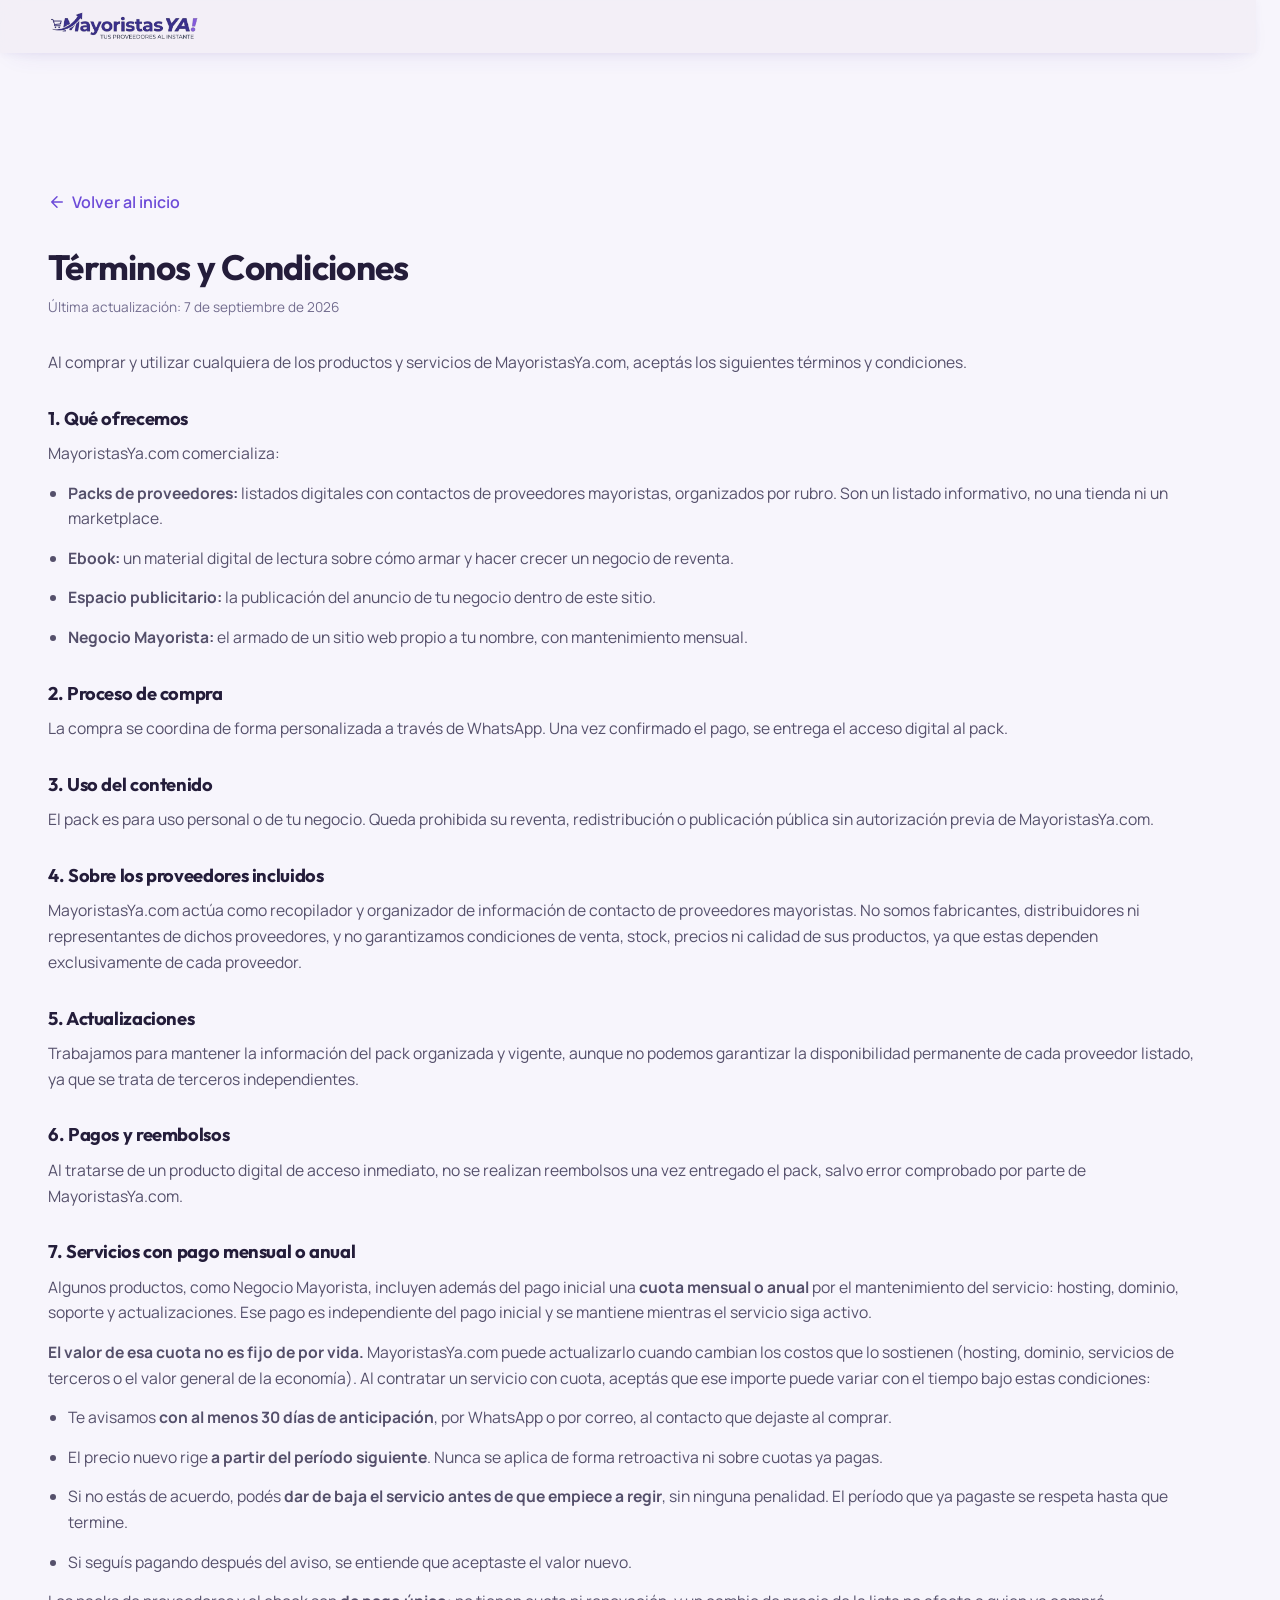
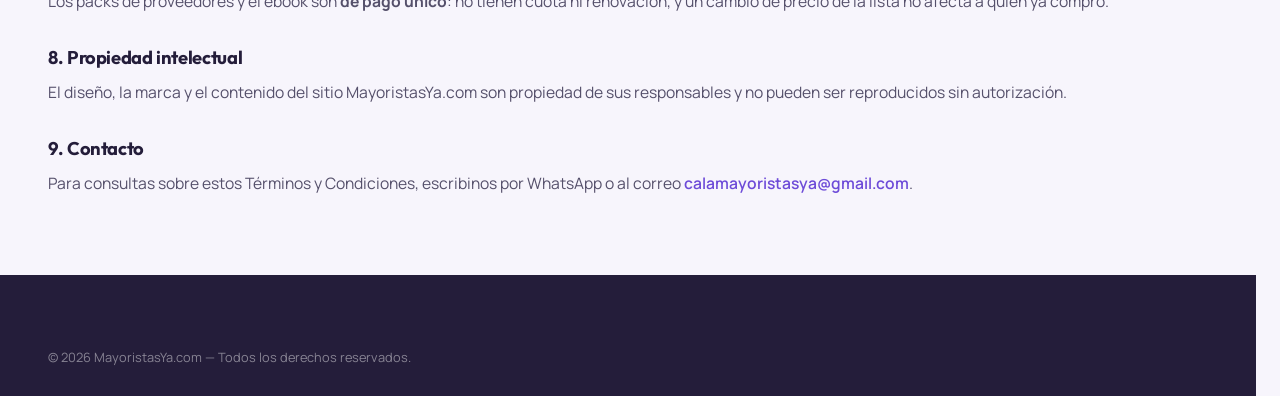
<file: terminos.html>
<!DOCTYPE html>
<html lang="es-AR">
<head>
<meta charset="UTF-8">
<meta name="viewport" content="width=device-width, initial-scale=1">
<!-- Google Analytics (GA4) - configurar ID en js/analytics.js -->
<script src="js/analytics.js?v=20260914"></script>
<title>Términos y Condiciones | MayoristasYa.com</title>
<meta name="description" content="Términos y condiciones de uso y compra del pack de proveedores mayoristas de MayoristasYa.com.">
<meta name="robots" content="index, follow">
<link rel="canonical" href="https://www.mayoristasya.com/terminos.html">
<link rel="icon" type="image/png" sizes="32x32" href="images/favicon-32.png">
<link rel="apple-touch-icon" sizes="180x180" href="images/favicon-180.png">
<link rel="preconnect" href="https://fonts.googleapis.com">
<link rel="preconnect" href="https://fonts.gstatic.com" crossorigin>
<link href="https://fonts.googleapis.com/css2?family=Outfit:wght@500;600;700&family=Manrope:wght@400;500;600;700;800&display=swap" rel="stylesheet">
<link rel="stylesheet" href="css/styles.css?v=20260914">
</head>
<body>
<a class="skip-link" href="#main">Saltar al contenido principal</a>

<header class="site-header is-scrolled">
    <div class="container">
      <a href="index.html" class="logo" aria-label="MayoristasYa.com - Inicio">
        <img src="images/logo-full.png" alt="MayoristasYa - Tus proveedores al instante" class="logo-img">
      </a>
    </div>
</header>

<main id="main" class="legal-page">
  <div class="container">
    <a href="index.html" class="legal-back">
      <svg viewBox="0 0 24 24" fill="none" stroke="currentColor" stroke-width="2" stroke-linecap="round" stroke-linejoin="round" aria-hidden="true"><path d="m12 19-7-7 7-7M5 12h14"/></svg>
      Volver al inicio
    </a>

    <h1>Términos y Condiciones</h1>
    <p class="updated">Última actualización: 7 de septiembre de 2026</p>

    <p>Al comprar y utilizar cualquiera de los productos y servicios de MayoristasYa.com, aceptás los siguientes términos y condiciones.</p>

    <h2>1. Qué ofrecemos</h2>
    <p>MayoristasYa.com comercializa:</p>
    <ul>
      <li><strong>Packs de proveedores:</strong> listados digitales con contactos de proveedores mayoristas, organizados por rubro. Son un listado informativo, no una tienda ni un marketplace.</li>
      <li><strong>Ebook:</strong> un material digital de lectura sobre cómo armar y hacer crecer un negocio de reventa.</li>
      <li><strong>Espacio publicitario:</strong> la publicación del anuncio de tu negocio dentro de este sitio.</li>
      <li><strong>Negocio Mayorista:</strong> el armado de un sitio web propio a tu nombre, con mantenimiento mensual.</li>
    </ul>

    <h2>2. Proceso de compra</h2>
    <p>La compra se coordina de forma personalizada a través de WhatsApp. Una vez confirmado el pago, se entrega el acceso digital al pack.</p>

    <h2>3. Uso del contenido</h2>
    <p>El pack es para uso personal o de tu negocio. Queda prohibida su reventa, redistribución o publicación pública sin autorización previa de MayoristasYa.com.</p>

    <h2>4. Sobre los proveedores incluidos</h2>
    <p>MayoristasYa.com actúa como recopilador y organizador de información de contacto de proveedores mayoristas. No somos fabricantes, distribuidores ni representantes de dichos proveedores, y no garantizamos condiciones de venta, stock, precios ni calidad de sus productos, ya que estas dependen exclusivamente de cada proveedor.</p>

    <h2>5. Actualizaciones</h2>
    <p>Trabajamos para mantener la información del pack organizada y vigente, aunque no podemos garantizar la disponibilidad permanente de cada proveedor listado, ya que se trata de terceros independientes.</p>

    <h2>6. Pagos y reembolsos</h2>
    <p>Al tratarse de un producto digital de acceso inmediato, no se realizan reembolsos una vez entregado el pack, salvo error comprobado por parte de MayoristasYa.com.</p>

    <h2>7. Servicios con pago mensual o anual</h2>
    <p>Algunos productos, como Negocio Mayorista, incluyen además del pago inicial una <strong>cuota mensual o anual</strong> por el mantenimiento del servicio: hosting, dominio, soporte y actualizaciones. Ese pago es independiente del pago inicial y se mantiene mientras el servicio siga activo.</p>

    <p><strong>El valor de esa cuota no es fijo de por vida.</strong> MayoristasYa.com puede actualizarlo cuando cambian los costos que lo sostienen (hosting, dominio, servicios de terceros o el valor general de la economía). Al contratar un servicio con cuota, aceptás que ese importe puede variar con el tiempo bajo estas condiciones:</p>

    <ul>
      <li>Te avisamos <strong>con al menos 30 días de anticipación</strong>, por WhatsApp o por correo, al contacto que dejaste al comprar.</li>
      <li>El precio nuevo rige <strong>a partir del período siguiente</strong>. Nunca se aplica de forma retroactiva ni sobre cuotas ya pagas.</li>
      <li>Si no estás de acuerdo, podés <strong>dar de baja el servicio antes de que empiece a regir</strong>, sin ninguna penalidad. El período que ya pagaste se respeta hasta que termine.</li>
      <li>Si seguís pagando después del aviso, se entiende que aceptaste el valor nuevo.</li>
    </ul>

    <p>Los packs de proveedores y el ebook son <strong>de pago único</strong>: no tienen cuota ni renovación, y un cambio de precio de la lista no afecta a quien ya compró.</p>

    <h2>8. Propiedad intelectual</h2>
    <p>El diseño, la marca y el contenido del sitio MayoristasYa.com son propiedad de sus responsables y no pueden ser reproducidos sin autorización.</p>

    <h2>9. Contacto</h2>
    <p>Para consultas sobre estos Términos y Condiciones, escribinos por WhatsApp o al correo <a href="mailto:calamayoristasya@gmail.com">calamayoristasya@gmail.com</a>.</p>
  </div>
</main>

<footer class="site-footer">
  <div class="container">
    <div class="footer-bottom" style="border-top:none;padding-top:0;">
      <p>© <span id="year"></span> MayoristasYa.com — Todos los derechos reservados.</p>
    </div>
  </div>
</footer>

<script>document.getElementById("year").textContent = new Date().getFullYear();</script>
</body>
</html>
</file>
<file: css/styles.css>
/* =========================================================
   MayoristasYa.com — Minimalismo suave (soft minimalism)
   ---------------------------------------------------------
   Las cinco reglas del estilo. Si agregás algo nuevo, seguilas:

   1. NADA DE BLANCO PURO NI NEGRO PURO. El fondo es lavanda muy
      apagado (--cream) y el texto es violeta oscuro (--ink).
   2. TODO REDONDEADO. Tarjetas 26px, botones y pastillas 999px.
      No hay esquinas vivas en ningún lado.
   3. SOMBRAS DIFUSAS, NO BORDES. Se separa por sombra suave y
      cambio de fondo, casi nunca con una línea.
   4. UN SOLO ACENTO. Violeta (--clay) para todo lo importante.
      Verde solo para "gratis/incluido", ámbar solo para avisos.
   5. MOVIMIENTO CORTO Y CON REBOTE. Nada dura más de 0.65s y
      usa --bounce; siempre con salida por prefers-reduced-motion.

   Los nombres de las variables (papel, tinta) quedaron de una
   versión anterior tipo catálogo impreso. Los colores ya no son
   esos, pero los nombres se mantienen para no romper 5000 líneas.
   ========================================================= */

:root {
  /* ---- Fondos ---- */
  --cream: #f7f5fc;
  --cream-2: #f0ecfa;
  --cream-3: #e3dbf6;
  --card: #ffffff;
  --card-2: #fbfaff;

  /* ---- Tinta ---- */
  --ink: #241d3a;
  --body: #55506b;
  --muted: #736d8f;

  --line: #ece7f7;
  --line-2: #ddd5f0;

  /* ---- Rojo teja: el naranja de los catálogos viejos ---- */
  --clay: #6d4bd8;
  --clay-hover: #5c3ac9;
  --clay-dark: #4a2bab;
  --clay-tint: #efe9fd;

  /* ---- Verde botella: lo que confirma ---- */
  --sage: #257a51;
  --sage-tint: #e3f5ec;

  /* ---- Mostaza: lo que destaca ---- */
  --gold: #c08a2e;
  --gold-tint: #fdf2dd;

  /* ---- Teal apagado: segundo acento ---- */
  --teal: #2f6b63;
  --teal-tint: #dfeae7;

  --whatsapp: #2e7d50;
  --whatsapp-hover: #3a9462;
  --whatsapp-dark: #1f5a39;

  --danger: #a8402f;

  /* ---- Azul apagado para Mercado Pago ---- */
  --mp: #2f6b8f;
  --mp-hover: #3a7ea6;
  --mp-dark: #204b66;

  --doc-accent: #a8562e;

  --font-heading: "Outfit", system-ui, sans-serif;
  --font-body: "Manrope", system-ui, -apple-system, sans-serif;

  /* ---- Esquinas casi rectas: papel cortado, no plástico ---- */
  --radius-card: 26px;
  --radius-card-sm: 20px;
  --radius-btn: 999px;
  --radius-input: 16px;
  --radius-pill: 999px;

  /* ---- Sombras duras, sin desenfoque ---- */
  --sh-sm: 0 2px 8px rgba(80, 55, 160, 0.05), 0 10px 28px -14px rgba(80, 55, 160, 0.14);
  --sh-md: 0 6px 18px rgba(80, 55, 160, 0.08), 0 28px 56px -24px rgba(80, 55, 160, 0.2);
  /* Transparente en vez de "none": si fuera none rompería los
     box-shadow compuestos que la usan como segunda capa. */
  --sh-inset: 0 0 0 0 transparent;

  --container-w: 1200px;
  /* Menos rebote, más precisión mecánica */
  --bounce: cubic-bezier(0.34, 1.35, 0.64, 1);
  --ease: cubic-bezier(0.32, 0.72, 0, 1);
}

/* ---------- Reset ---------- */
*,
*::before,
*::after {
  box-sizing: border-box;
  margin: 0;
  padding: 0;
}

html {
  scroll-behavior: smooth;
  -webkit-text-size-adjust: 100%;
}

/* El atributo hidden tiene que ganarle a cualquier display que pongamos
   después. Sin esto, un .btn con display:inline-flex se muestra igual
   aunque esté marcado como oculto. */
[hidden] {
  display: none !important;
}

@media (prefers-reduced-motion: reduce) {
  html {
    scroll-behavior: auto;
  }
  *,
*::before,
*::after {
    animation-duration: 0.01ms !important;
    animation-iteration-count: 1 !important;
    transition-duration: 0.01ms !important;
    scroll-behavior: auto !important;
  }
}

body {
  font-family: var(--font-body);
  color: var(--body);
  background: var(--cream);
  line-height: 1.65;
  font-size: 16px;
  -webkit-font-smoothing: antialiased;
  overflow-x: hidden;
  position: relative;
}


/* Los números en columna se alinean, como en una lista de precios */
.price-new,
.price-old,
.stat-num,
.ck-precio,
.ck-total strong,
.medio p {
  font-variant-numeric: tabular-nums;
}

@media (min-width: 900px) {
  body {
    padding-right: 24px;
  }
}

img,
svg {
  display: block;
  max-width: 100%;
}

a {
  color: inherit;
  text-decoration: none;
}

button {
  font-family: inherit;
  border: none;
  background: none;
  cursor: pointer;
  color: inherit;
}

ul {
  list-style: none;
}

h1,
h2,
h3,
h4 {
  font-family: var(--font-heading);
  font-weight: 700;
  color: var(--ink);
  line-height: 1.15;
  letter-spacing: -0.02em;
}

.skip-link {
  position: absolute;
  top: -100px;
  left: 1rem;
  background: var(--ink);
  color: var(--card);
  padding: 0.75rem 1.25rem;
  border-radius: var(--radius-input);
  z-index: 2000;
  transition: top 0.2s var(--ease);
}

.skip-link:focus {
  top: 1rem;
}

:focus-visible {
  outline: 3px solid var(--clay);
  outline-offset: 2px;
}

/* ---------- Layout ---------- */
.container {
  width: 100%;
  max-width: var(--container-w);
  margin-inline: auto;
  padding-inline: 1.25rem;
}

section {
  position: relative;
}

.section-pad {
  padding-block: clamp(3.25rem, 7vw, 6rem);
  /* Al navegar por los links del menú el banner ya está plegado,
     así que solo hay que dejar lugar para el header. */
  scroll-margin-top: 100px;
}

.bg-cream {
  background: var(--cream);
}

.bg-cream-2 {
  background: var(--cream-2);
}

.section-head {
  max-width: 640px;
  margin-inline: auto;
  text-align: center;
  margin-bottom: clamp(2.25rem, 5vw, 3.25rem);
}

.eyebrow {
  display: inline-flex;
  align-items: center;
  gap: 0.4rem;
  font-family: var(--font-heading);
  font-size: 0.8rem;
  font-weight: 700;
  letter-spacing: 0.03em;
  color: var(--clay-dark);
  background: var(--clay-tint);
  padding: 0.45rem 1rem;
  border-radius: var(--radius-pill);
  margin-bottom: 1rem;
}

.section-head h2 {
  font-size: clamp(1.7rem, 4vw, 2.4rem);
  margin-bottom: 0.85rem;
  text-wrap: balance;
}

.section-head p {
  color: var(--muted);
  font-size: 1.05rem;
}

.grid {
  display: grid;
  gap: 1.5rem;
}

/* ---------- Botones squishy ---------- */
.btn {
  display: inline-flex;
  align-items: center;
  justify-content: center;
  gap: 0.55rem;
  padding: 0.9rem 1.75rem;
  border-radius: var(--radius-btn);
  font-family: var(--font-heading);
  font-weight: 700;
  font-size: 1rem;
  letter-spacing: 0.01em;
  white-space: nowrap;
  transition: transform 0.12s var(--ease), box-shadow 0.12s var(--ease), background 0.12s var(--ease), border-color 0.12s var(--ease);
}

.btn svg {
  width: 19px;
  height: 19px;
  flex-shrink: 0;
}

/* La flecha se corre al pasar el mouse: invita a seguir */
.js-buy svg,
.header-cta svg {
  transition: transform 0.2s var(--bounce);
}

.js-buy:hover svg,
.js-buy:focus-visible svg,
.header-cta:hover svg,
.header-cta:focus-visible svg {
  transform: translateX(4px);
}

@media (prefers-reduced-motion: reduce) {
  .js-buy:hover svg,
.header-cta:hover svg {
    transform: none;
  }
}

.btn-primary {
  background: var(--clay);
  color: var(--card);
  box-shadow: 0 4px 14px -4px rgba(109, 75, 216, 0.45);
}

.btn-primary:hover,
.btn-primary:focus-visible {
  background: var(--clay-hover);
  transform: translateY(-3px);
  box-shadow: 0 10px 24px -8px rgba(109, 75, 216, 0.55);
}

.btn-primary:active {
  transform: translateY(1px);
  box-shadow: 0 2px 8px -3px rgba(109, 75, 216, 0.4);
}

.btn-outline {
  background: var(--card);
  color: var(--ink);
  border: 2px solid var(--line-2);
  box-shadow: var(--sh-sm);
}

.btn-outline:hover,
.btn-outline:focus-visible {
  border-color: var(--clay);
  color: var(--clay-dark);
  transform: translateY(-3px);
  box-shadow: var(--sh-md);
}

.btn-outline:active {
  transform: translateY(1px);
  box-shadow: none;
}

/* Celeste de Mercado Pago, para que el botón se reconozca al instante */
.btn-mp {
  background: var(--mp);
  color: var(--card);
  box-shadow: 0 4px 14px -4px rgba(47, 107, 143, 0.45);
}

.btn-mp:hover,
.btn-mp:focus-visible {
  background: var(--mp-hover);
  transform: translateY(-3px);
  box-shadow: 0 10px 24px -8px rgba(47, 107, 143, 0.55);
}

.btn-mp:active {
  transform: translateY(1px);
  box-shadow: 0 2px 8px -3px rgba(47, 107, 143, 0.4);
}

.btn-mp:disabled {
  opacity: 0.7;
  cursor: default;
  transform: none;
}

/* Aclaración de medios debajo del botón de pago */
.checkout-medios {
  font-size: 0.78rem;
  color: var(--muted);
  text-align: center;
  line-height: 1.45;
  margin-top: 0.6rem;
}

/* =========================================================
   PÁGINA DE CHECKOUT (checkout.html)
   ========================================================= */
.checkout-page {
  background: var(--cream-2);
  display: flex;
  flex-direction: column;
  min-height: 100svh;
}

/* ---------- Encabezado ---------- */
.ck-header {
  background: var(--card);
  border-bottom: 1px solid var(--line);
  padding-block: 0.85rem;
  padding-top: calc(0.85rem + env(safe-area-inset-top, 0px));
}

.ck-header .container {
  display: flex;
  align-items: center;
  justify-content: space-between;
  gap: 1rem;
}

.ck-volver {
  display: inline-flex;
  align-items: center;
  gap: 0.35rem;
  font-size: 0.9rem;
  font-weight: 700;
  color: var(--muted);
  /* 44px de alto real: el mínimo cómodo para tocar con el pulgar */
  min-height: 44px;
  padding-right: 0.5rem;
  transition: color 0.15s var(--ease);
}

.ck-volver:hover {
  color: var(--clay);
}

.ck-volver svg {
  width: 18px;
  height: 18px;
}

.ck-logo {
  height: 30px;
  width: auto;
}

.ck-seguro {
  display: inline-flex;
  align-items: center;
  gap: 0.35rem;
  font-size: 0.78rem;
  font-weight: 700;
  color: var(--whatsapp-dark);
  white-space: nowrap;
}

.ck-seguro svg {
  width: 15px;
  height: 15px;
}

/* En celular el logo del medio sobra: dejamos volver + candado */
@media (max-width: 560px) {
  .ck-logo {
    display: none;
  }
  .ck-volver span {
    font-size: 0.88rem;
  }
}

/* ---------- Cuerpo ---------- */
.ck-main {
  flex: 1;
  padding-block: clamp(1.5rem, 4vw, 3rem);
}

.ck-grid {
  display: grid;
  gap: 1.25rem;
  align-items: start;
}

/* En celular el resumen va ARRIBA: primero ves qué comprás y cuánto,
   después llenás los datos. Al revés se siente que firmás a ciegas. */
@media (max-width: 859px) {
  .ck-col-resumen {
    order: -1;
  }
}

/* Tablet y PC: formulario a la izquierda, resumen pegajoso a la derecha */
@media (min-width: 860px) {
  .ck-grid {
    grid-template-columns: minmax(0, 1.15fr) minmax(0, 0.85fr);
    gap: 2rem;
    max-width: 1000px;
    margin-inline: auto;
  }

  .ck-col-resumen {
    position: sticky;
    top: 1.5rem;
  }
}

.ck-col-form {
  background: var(--card);
  border-radius: var(--radius-card);
  padding: clamp(1.4rem, 4vw, 2.25rem);
  box-shadow: var(--sh-sm), var(--sh-inset);
}

.ck-col-form h1 {
  font-size: clamp(1.5rem, 4vw, 1.9rem);
  margin-bottom: 0.4rem;
}

.ck-sub {
  color: var(--muted);
  font-size: 0.94rem;
  margin-bottom: 1.75rem;
}

/* ---------- Campos ---------- */
.ck-campo {
  margin-bottom: 1.25rem;
}

.ck-campo label {
  display: block;
  font-size: 0.88rem;
  font-weight: 700;
  color: var(--ink);
  margin-bottom: 0.4rem;
}

.ck-campo input {
  width: 100%;
  padding: 0.9rem 1rem;
  border: 2px solid var(--line);
  background: var(--card);
  border-radius: var(--radius-input);
  font-family: var(--font-body);
  /* 16px es obligatorio: con menos, Safari en iPhone hace zoom al tocar
     el campo y descuadra toda la pantalla. */
  font-size: 16px;
  min-height: 48px;
  transition: border-color 0.15s var(--ease);
  -webkit-appearance: none;
  appearance: none;
}

.ck-campo input:focus {
  outline: none;
  border-color: var(--clay);
}

.ck-campo input.has-error {
  border-color: var(--danger);
}

.ck-ayuda {
  display: block;
  font-size: 0.8rem;
  color: var(--muted);
  margin-top: 0.35rem;
}

.ck-campo .field-error {
  display: block;
  font-size: 0.8rem;
  font-weight: 600;
  color: var(--danger);
  margin-top: 0.35rem;
}

.ck-campo .field-error:empty {
  display: none;
}

/* Confirmación de que los dos correos son el mismo */
.ck-ok {
  display: flex;
  align-items: center;
  gap: 0.35rem;
  margin-top: 0.35rem;
  font-size: 0.8rem;
  font-weight: 700;
  color: var(--sage);
}

.ck-ok[hidden] {
  display: none;
}

.ck-ok svg {
  width: 15px;
  height: 15px;
  flex-shrink: 0;
}

/* ---------- Botonera ---------- */
.ck-pagos {
  margin-top: 1.75rem;
}

.ck-pagos .btn {
  min-height: 52px;
}

/* ---------- Resumen ---------- */
.ck-resumen {
  background: var(--card);
  border-radius: var(--radius-card);
  padding: clamp(1.25rem, 3vw, 1.75rem);
  box-shadow: var(--sh-sm), var(--sh-inset);
}

.ck-resumen h2 {
  font-size: 1.05rem;
  margin-bottom: 1.1rem;
}

.ck-item {
  display: flex;
  align-items: flex-start;
  justify-content: space-between;
  gap: 1rem;
  padding-bottom: 1rem;
  border-bottom: 1px solid var(--line);
}

.ck-item strong {
  display: block;
  color: var(--ink);
  font-size: 0.98rem;
}

.ck-item span {
  font-size: 0.83rem;
  color: var(--muted);
}

.ck-precio {
  font-weight: 700;
  color: var(--ink);
  white-space: nowrap;
  font-variant-numeric: tabular-nums;
}

.ck-linea {
  display: flex;
  justify-content: space-between;
  gap: 1rem;
  font-size: 0.87rem;
  color: var(--muted);
  padding-top: 0.7rem;
}

.ck-tachado {
  text-decoration: line-through;
  font-variant-numeric: tabular-nums;
}

.ck-ahorro {
  color: var(--whatsapp-dark);
  font-weight: 700;
}

.ck-total {
  display: flex;
  justify-content: space-between;
  align-items: baseline;
  gap: 1rem;
  margin-top: 0.9rem;
  padding-top: 0.9rem;
  border-top: 2px dashed var(--line-2);
}

.ck-total span {
  font-weight: 700;
  color: var(--ink);
}

.ck-total strong {
  font-family: var(--font-heading);
  font-size: 1.5rem;
  color: var(--ink);
  font-variant-numeric: tabular-nums;
}

.ck-mensual {
  display: flex;
  align-items: flex-start;
  gap: 0.5rem;
  font-size: 0.82rem;
  line-height: 1.45;
  color: var(--body);
  background: var(--clay-tint);
  border-radius: var(--radius-input);
  padding: 0.7rem 0.85rem;
  margin-top: 1rem;
}

.ck-mensual svg {
  width: 17px;
  height: 17px;
  flex-shrink: 0;
  margin-top: 0.1rem;
  color: var(--clay);
}

.ck-mensual strong {
  color: var(--clay-dark);
}

.ck-garantias {
  display: flex;
  flex-direction: column;
  gap: 0.6rem;
  margin-top: 1.25rem;
  padding-top: 1.25rem;
  border-top: 1px solid var(--line);
}

.ck-garantias li {
  display: flex;
  align-items: center;
  gap: 0.55rem;
  font-size: 0.85rem;
  color: var(--body);
}

.ck-garantias svg {
  width: 15px;
  height: 15px;
  flex-shrink: 0;
  color: var(--sage);
}

.ck-legal {
  font-size: 0.76rem;
  color: var(--muted);
  line-height: 1.5;
  margin-top: 1.25rem;
}

.ck-legal a {
  color: var(--clay);
  text-decoration: underline;
}

/* ---------- Sin pack ---------- */
.ck-error {
  max-width: 460px;
  margin-inline: auto;
  text-align: center;
  background: var(--card);
  border-radius: var(--radius-card);
  padding: clamp(2rem, 5vw, 3rem);
  box-shadow: var(--sh-sm);
}

.ck-error h1 {
  font-size: 1.4rem;
  margin-bottom: 0.6rem;
}

.ck-error p {
  color: var(--muted);
  margin-bottom: 1.5rem;
}

/* ---------- Pie ---------- */
.ck-footer {
  padding-block: 1.5rem;
  padding-bottom: calc(1.5rem + env(safe-area-inset-bottom, 0px));
  text-align: center;
  font-size: 0.85rem;
  color: var(--muted);
}

.ck-footer a {
  color: var(--clay);
  font-weight: 700;
}

.ck-copy {
  margin-top: 0.4rem;
  font-size: 0.78rem;
}

/* =========================================================
   ANIMACIONES DEL CHECKOUT
   ========================================================= */

/* Entrada escalonada: primero el resumen, después el formulario.
   El orden sigue al de la lectura, no al del HTML. */
.ck-col-resumen,
.ck-col-form {
  animation: ck-entrada 0.5s var(--ease) both;
}

.ck-col-resumen {
  animation-delay: 0.05s;
}

.ck-col-form {
  animation-delay: 0.15s;
}

@keyframes ck-entrada {
  from {
    opacity: 0;
    transform: translateY(14px);
  }
  to {
    opacity: 1;
    transform: translateY(0);
  }
}

/* El campo activo se levanta apenas y gana un halo violeta */
.ck-campo input {
  transition: border-color 0.18s var(--ease), box-shadow 0.18s var(--ease),
    transform 0.18s var(--ease);
}

.ck-campo input:focus {
  box-shadow: 0 0 0 4px var(--clay-tint);
  transform: translateY(-1px);
}

/* Un error no se anuncia solo con color: el campo también se sacude */
.ck-campo input.has-error {
  animation: ck-sacudir 0.4s var(--ease);
}

@keyframes ck-sacudir {
  0%,
  100% {
    transform: translateX(0);
  }
  20% {
    transform: translateX(-6px);
  }
  40% {
    transform: translateX(5px);
  }
  60% {
    transform: translateX(-3px);
  }
  80% {
    transform: translateX(2px);
  }
}

.ck-campo .field-error {
  animation: ck-error-aparece 0.25s var(--ease) both;
}

@keyframes ck-error-aparece {
  from {
    opacity: 0;
    transform: translateY(-4px);
  }
  to {
    opacity: 1;
    transform: translateY(0);
  }
}

/* Las garantías aparecen una tras otra */
.ck-garantias li {
  animation: ck-entrada 0.4s var(--ease) both;
}

.ck-garantias li:nth-child(1) {
  animation-delay: 0.3s;
}
.ck-garantias li:nth-child(2) {
  animation-delay: 0.38s;
}
.ck-garantias li:nth-child(3) {
  animation-delay: 0.46s;
}

/* Mientras se pide el link de pago, el botón late */
.btn-mp:disabled {
  animation: ck-esperando 1.2s ease-in-out infinite;
}

@keyframes ck-esperando {
  0%,
  100% {
    opacity: 0.65;
  }
  50% {
    opacity: 0.95;
  }
}

/* El check de la página de gracias se dibuja solo */
.gracias-box .ok-icon {
  animation: ck-pop 0.5s var(--bounce) both;
}

.gracias-box .ok-icon svg path {
  stroke-dasharray: 30;
  stroke-dashoffset: 30;
  animation: ck-dibujar-check 0.5s var(--ease) 0.35s forwards;
}

@keyframes ck-pop {
  from {
    opacity: 0;
    transform: scale(0.5);
  }
  to {
    opacity: 1;
    transform: scale(1);
  }
}

@keyframes ck-dibujar-check {
  to {
    stroke-dashoffset: 0;
  }
}

.gracias-box > *:not(.ok-icon) {
  animation: ck-entrada 0.45s var(--ease) both;
}

.gracias-box > h1 {
  animation-delay: 0.25s;
}
.gracias-box > .gracias-lead {
  animation-delay: 0.32s;
}
.gracias-box > .gracias-ref {
  animation-delay: 0.38s;
}
.gracias-box > .gracias-pasos {
  animation-delay: 0.44s;
}
.gracias-box > .gracias-ayuda,
.gracias-box > .gracias-acciones {
  animation-delay: 0.5s;
}

/* Nada de esto si el visitante pidió menos movimiento */
@media (prefers-reduced-motion: reduce) {
  .ck-col-resumen,
.ck-col-form,
.ck-garantias li,
.gracias-box .ok-icon,
.gracias-box > *,
.ck-campo input.has-error,
.ck-campo .field-error,
.btn-mp:disabled {
    animation: none !important;
  }

  .gracias-box .ok-icon svg path {
    stroke-dashoffset: 0;
  }
}

/* ---------- Ajustes de celular ---------- */
@media (max-width: 640px) {
  .ck-main {
    padding-block: 1rem;
  }

  /* Las tarjetas van de borde a borde: en pantalla chica, el margen
     lateral se come el espacio útil. */
  .ck-main .container {
    padding-inline: 0.9rem;
  }

  .ck-col-form,
.ck-resumen {
    padding: 1.25rem 1.1rem;
  }

  /* El resumen de arriba, más compacto */
  .ck-resumen h2 {
    font-size: 0.82rem;
    text-transform: uppercase;
    letter-spacing: 0.06em;
    color: var(--muted);
    margin-bottom: 0.85rem;
  }

  .ck-total strong {
    font-size: 1.75rem;
  }

  /* Las garantías en fila, ocupan mucho menos alto */
  .ck-garantias {
    flex-direction: row;
    flex-wrap: wrap;
    gap: 0.4rem 0.9rem;
    margin-top: 1rem;
    padding-top: 1rem;
  }

  .ck-garantias li {
    font-size: 0.76rem;
  }

  .ck-legal {
    display: none;
  }

  /* Lo legal se muestra una sola vez, abajo del botón */
  .ck-pagos .ck-legal {
    display: block;
    text-align: center;
    margin-top: 1rem;
  }

  .ck-col-form h1 {
    font-size: 1.35rem;
  }

  .ck-sub {
    font-size: 0.88rem;
    margin-bottom: 1.25rem;
  }
}

/* ---------- Testimonios con capturas reales ---------- */
.testimonio {
  background: var(--card);
  border-radius: var(--radius-card);
  overflow: hidden;
  box-shadow: var(--sh-sm), var(--sh-inset);
  transition: transform 0.2s var(--bounce), box-shadow 0.2s var(--ease);
}

.testimonio:hover {
  transform: translateY(-6px);
  box-shadow: var(--sh-md), var(--sh-inset);
}

/* Las capturas son de WhatsApp Web: apaisadas, 800x688. La proporción 7/6
   es casi exacta, así que entran enteras y no se recorta nada. */
.testimonio-img {
  aspect-ratio: 7 / 6;
  background: var(--cream-2);
  overflow: hidden;
}

.testimonio-img img {
  width: 100%;
  height: 100%;
  object-fit: cover;
  object-position: top center;
}

.testimonio figcaption {
  padding: 1.1rem 1.25rem 1.35rem;
}

.testimonio-pack {
  display: inline-block;
  font-family: var(--font-heading);
  font-size: 0.75rem;
  font-weight: 800;
  color: var(--clay-dark);
  background: var(--clay-tint);
  padding: 0.3rem 0.75rem;
  border-radius: var(--radius-pill);
  margin-bottom: 0.6rem;
}

.testimonio figcaption p {
  font-size: 0.9rem;
  color: var(--body);
  line-height: 1.55;
}

.testimonios-nota {
  text-align: center;
  margin-top: 2rem;
  font-size: 0.83rem;
  color: var(--muted);
}

/* ---------- Franja de medios de pago ---------- */
.medios-pago {
  background: var(--cream-2);
  padding-block: clamp(2.5rem, 5vw, 3.5rem);
}

.medios-titulo {
  display: flex;
  align-items: center;
  justify-content: center;
  gap: 0.55rem;
  font-size: clamp(1.15rem, 2.5vw, 1.4rem);
  margin-bottom: 1.75rem;
  text-align: center;
}

.medios-titulo svg {
  width: 20px;
  height: 20px;
  color: var(--sage);
  flex-shrink: 0;
}

.medios-grid {
  display: grid;
  grid-template-columns: 1fr;
  gap: 0.85rem;
  max-width: 1000px;
  margin-inline: auto;
}

@media (min-width: 620px) {
  .medios-grid {
    grid-template-columns: repeat(2, 1fr);
  }
}

@media (min-width: 940px) {
  .medios-grid {
    grid-template-columns: repeat(3, 1fr);
  }
}

.medio {
  background: var(--card);
  border-radius: var(--radius-card-sm);
  padding: 1.1rem 1.25rem;
  box-shadow: var(--sh-sm);
}

.medio-tipo {
  display: block;
  font-family: var(--font-heading);
  font-size: 0.82rem;
  font-weight: 800;
  color: var(--clay);
  margin-bottom: 0.3rem;
}

.medio p {
  font-size: 0.87rem;
  color: var(--body);
  line-height: 1.5;
}

.medios-nota {
  max-width: 620px;
  margin: 1.75rem auto 0;
  text-align: center;
  font-size: 0.85rem;
  color: var(--muted);
  line-height: 1.6;
}

/* Separador "o" entre los dos medios de pago */
.checkout-sep {
  display: flex;
  align-items: center;
  gap: 0.75rem;
  margin: 0.9rem 0;
  color: var(--muted);
  font-size: 0.8rem;
  font-weight: 700;
}

.checkout-sep::before,
.checkout-sep::after {
  content: "";
  flex: 1;
  height: 1px;
  background: var(--line);
}

.btn-whatsapp {
  background: var(--whatsapp);
  color: var(--card);
  box-shadow: 0 4px 14px -4px rgba(46, 125, 80, 0.45);
}

.btn-whatsapp:hover,
.btn-whatsapp:focus-visible {
  background: var(--whatsapp-hover);
  transform: translateY(-3px);
  box-shadow: 0 10px 24px -8px rgba(46, 125, 80, 0.55);
}

.btn-whatsapp:active {
  transform: translateY(5px);
  box-shadow: 0 0 0 0 var(--whatsapp-dark);
}

.btn-lg {
  padding: 1.1rem 2.25rem;
  font-size: 1.05rem;
}

.btn-block {
  width: 100%;
}


.chip {
  display: inline-flex;
  align-items: center;
  gap: 0.35rem;
  font-size: 0.8rem;
  font-weight: 700;
  color: var(--whatsapp-dark);
  background: var(--sage-tint);
  padding: 0.3rem 0.8rem;
  border-radius: var(--radius-pill);
}

/* ---------- Barra de progreso de scroll ---------- */
.scroll-progress {
  position: fixed;
  top: 0;
  left: 0;
  height: 3px;
  width: 0%;
  background: var(--clay);
  z-index: 1100;
  transition: width 0.1s linear;
}

/* ---------- Banner de oferta ---------- */
.offer-banner {
  background: var(--clay);
  color: var(--card);
}

.offer-banner .container {
  display: flex;
  align-items: center;
  justify-content: center;
  gap: 0.75rem;
  padding-block: 0.65rem;
  font-size: 0.85rem;
  font-weight: 700;
  text-align: center;
}

.offer-banner svg {
  width: 15px;
  height: 15px;
  flex-shrink: 0;
  animation: llama-late 1.8s ease-in-out infinite;
}

@keyframes llama-late {
  0%,
  100% {
    transform: scale(1) rotate(0deg);
    opacity: 0.9;
  }
  50% {
    transform: scale(1.15) rotate(-4deg);
    opacity: 1;
  }
}

.offer-banner .short {
  display: none;
}

@media (max-width: 560px) {
  .offer-banner .full {
    display: none;
  }
  .offer-banner .short {
    display: inline;
  }
}

/* ---------- Header / Nav ---------- */

/* Solo el header queda fijo. El banner se va con el scroll y vuelve cuando
   subís al tope, sin animación de altura: así nunca se ve cortado a la mitad. */
.site-header {
  position: sticky;
  top: 0;
  z-index: 900;
  background: rgba(242, 239, 247, 0.9);
  backdrop-filter: blur(10px);
  -webkit-backdrop-filter: blur(10px);
  padding-block: 1rem;
  transition: box-shadow 0.2s var(--ease), padding 0.2s var(--ease), background 0.2s var(--ease);
}

.site-header.is-scrolled {
  box-shadow: var(--sh-sm);
  padding-block: 0.65rem;
}


.site-header .container {
  display: flex;
  align-items: center;
  gap: 1.5rem;
}

.logo {
  display: flex;
  align-items: center;
  flex-shrink: 0;
}

.logo-img {
  height: 32px;
  width: auto;
}

.main-nav {
  display: none;
}

.main-nav ul {
  display: flex;
  align-items: center;
  gap: 1.9rem;
}

.main-nav a {
  font-weight: 600;
  font-size: 0.94rem;
  color: var(--body);
  transition: color 0.15s var(--ease);
}

.main-nav a:hover {
  color: var(--clay);
}

.header-actions {
  display: flex;
  align-items: center;
  gap: 0.75rem;
  flex-shrink: 0;
}

@media (max-width: 899px) {
  .header-cta {
    display: none;
  }

  .site-header .container {
    display: grid;
    grid-template-columns: 46px 1fr 46px;
    grid-auto-flow: dense;
    align-items: center;
    column-gap: 0.6rem;
  }

  .logo {
    grid-column: 2;
    grid-row: 1;
    justify-content: center;
  }

  .header-actions {
    display: contents;
  }

  .nav-toggle {
    grid-column: 1;
    grid-row: 1;
  }
}

.nav-toggle {
  width: 46px;
  height: 46px;
  border-radius: 50%;
  background: var(--card);
  border: 2px solid var(--line);
  display: flex;
  align-items: center;
  justify-content: center;
  box-shadow: var(--sh-sm);
}

.nav-toggle svg {
  width: 20px;
  height: 20px;
  color: var(--ink);
}

.nav-toggle .icon-close {
  display: none;
}

.nav-toggle[aria-expanded="true"] .icon-open {
  display: none;
}

.nav-toggle[aria-expanded="true"] .icon-close {
  display: block;
}

@media (min-width: 900px) {
  .main-nav {
    display: flex;
    flex: 1;
    justify-content: center;
  }
  .nav-toggle {
    display: none;
  }
}

/* ---------- Mobile nav ---------- */
.mobile-nav {
  position: fixed;
  inset: 0;
  top: 0;
  height: 100vh;
  height: 100dvh;
  background: var(--cream);
  z-index: 890;
  padding: 8rem 1.5rem 2.5rem;
  transform: translateY(-100%);
  opacity: 0;
  transition: transform 0.3s var(--ease), opacity 0.3s var(--ease);
  overflow-y: auto;
}

.mobile-nav.is-open {
  transform: translateY(0);
  opacity: 1;
}

.mobile-nav ul {
  display: flex;
  flex-direction: column;
  gap: 0.5rem;
}

.mobile-nav a {
  display: flex;
  align-items: center;
  gap: 0.85rem;
  padding: 0.9rem 1.15rem;
  font-family: var(--font-heading);
  font-weight: 700;
  font-size: 1.02rem;
  background: var(--card);
  border-radius: var(--radius-card-sm);
  box-shadow: var(--sh-sm);
  transition: transform 0.15s var(--bounce), box-shadow 0.15s var(--ease);
}

.mobile-nav a:active {
  transform: scale(0.98);
}

.mn-ic {
  width: 34px;
  height: 34px;
  border-radius: 10px;
  background: var(--clay-tint);
  color: var(--clay);
  display: flex;
  align-items: center;
  justify-content: center;
  flex-shrink: 0;
}

.mn-ic svg {
  width: 17px;
  height: 17px;
}

.mobile-nav-social {
  display: flex;
  align-items: center;
  justify-content: center;
  gap: 0.85rem;
  margin-top: 1.75rem;
}

.mobile-nav-social a {
  width: 56px;
  height: 56px;
  padding: 0;
  border-radius: 50%;
  background: var(--card);
  box-shadow: var(--sh-sm);
  display: flex;
  align-items: center;
  justify-content: center;
  transition: transform 0.15s var(--bounce), background 0.15s var(--ease), color 0.15s var(--ease);
  color: var(--ink);
}

.mobile-nav-social a:hover,
.mobile-nav-social a:active {
  background: var(--clay);
  color: var(--card);
  transform: translateY(-2px);
}

.mobile-nav-social svg {
  width: 27px;
  height: 27px;
}

.mobile-nav .btn {
  margin-top: 1.5rem;
  background: var(--clay);
  color: var(--card);
  box-shadow: 0 4px 14px -4px rgba(109, 75, 216, 0.45);
}

body.nav-open,
body.checkout-open {
  overflow: hidden;
}

@media (min-width: 900px) {
  .mobile-nav {
    display: none;
  }
}

/* ---------- Hero ---------- */
.hero {
  padding-top: clamp(2.5rem, 6vw, 4rem);
  padding-bottom: clamp(3rem, 6vw, 4.5rem);
  overflow: hidden;
}

.hero .container {
  display: grid;
  gap: clamp(2.5rem, 6vw, 3.5rem);
  align-items: center;
}

@media (min-width: 960px) {
  .hero .container {
    grid-template-columns: 1.05fr 0.95fr;
  }
  .hero-visual {
    order: 2;
  }
  .hero-copy {
    order: 1;
  }
}

@media (max-width: 959px) {
  .hero-copy {
    text-align: center;
  }
  .hero-badge {
    margin-inline: auto;
  }
  .hero-sub {
    margin-inline: auto;
  }
  .hero-trust {
    align-items: center;
  }
  .hero-trust li {
    justify-content: center;
  }
  .hero-price {
    justify-content: center;
  }
  .hero-actions {
    justify-content: center;
  }
}

.hero-badge {
  display: inline-flex;
  align-items: center;
  gap: 0.5rem;
  background: var(--card);
  border: 2px solid var(--line);
  padding: 0.5rem 1.1rem;
  border-radius: var(--radius-pill);
  font-size: 0.85rem;
  font-weight: 700;
  color: var(--body);
  box-shadow: var(--sh-sm);
  margin-bottom: 1.5rem;
}

.hero-badge .dot {
  width: 8px;
  height: 8px;
  border-radius: 50%;
  background: var(--sage);
}

.hero h1 {
  font-size: clamp(2.1rem, 5vw, 3.1rem);
  line-height: 1.15;
  margin-bottom: 1.25rem;
  text-wrap: balance;
}

.hero h1 .hl {
  background: var(--clay-tint);
  color: var(--clay-dark);
  padding: 0.05em 0.25em;
  border-radius: 10px;
  box-decoration-break: clone;
  -webkit-box-decoration-break: clone;
  white-space: nowrap;
}

.hero-sub {
  font-size: 1.08rem;
  color: var(--body);
  margin-bottom: 1.5rem;
  max-width: 46ch;
}

.hero-trust {
  display: flex;
  flex-direction: column;
  gap: 0.65rem;
  margin-bottom: 1.5rem;
}

.hero-trust li {
  display: flex;
  align-items: center;
  gap: 0.65rem;
  font-weight: 600;
  font-size: 0.95rem;
  color: var(--ink);
}

.hero-trust li svg {
  width: 22px;
  height: 22px;
  flex-shrink: 0;
  border-radius: 50%;
  background: var(--sage-tint);
  color: var(--sage);
  padding: 4px;
}

.hero-price {
  display: flex;
  align-items: center;
  gap: 0.75rem;
  margin-bottom: 1.75rem;
  flex-wrap: wrap;
}

.hero-price .from {
  font-size: 0.9rem;
  color: var(--muted);
}

.hero-price strong {
  font-family: var(--font-heading);
  font-size: 1.9rem;
  font-weight: 800;
  color: var(--ink);
}

.hero-actions {
  display: flex;
  flex-wrap: wrap;
  gap: 0.85rem;
}

/* ---------- Hero visual: doc card ---------- */
.hero-visual {
  position: relative;
}

.doc-mockup {
  position: relative;
  z-index: 0;
  max-width: 420px;
  margin-inline: auto;
}

.doc-mockup::before,
.doc-mockup::after {
  content: "";
  position: absolute;
  z-index: -1;
  inset: 10px 16px 16px 16px;
  background: var(--cream-2);
  border-radius: var(--radius-card);
  box-shadow: var(--sh-sm);
}

.doc-mockup::before {
  transform: rotate(-4deg) translateY(6px);
}

.doc-mockup::after {
  transform: rotate(4deg) translateY(10px);
  background: var(--cream-3);
}

.doc-card {
  background: var(--card);
  border-radius: var(--radius-card);
  box-shadow: var(--sh-md), var(--sh-inset);
  padding: 0;
  position: relative;
  overflow: hidden;
  animation: doc-float 5s ease-in-out infinite;
}

.doc-card-top {
  display: flex;
  align-items: center;
  justify-content: space-between;
  gap: 0.75rem;
  background: linear-gradient(135deg, var(--clay), var(--clay-dark));
  color: var(--card);
  padding: 0.85rem 1.5rem;
  font-size: 0.82rem;
  font-weight: 700;
}

.doc-card-top-left {
  display: flex;
  align-items: center;
  gap: 0.5rem;
  white-space: nowrap;
}

.doc-card-top-left svg {
  width: 16px;
  height: 16px;
  flex-shrink: 0;
}

.doc-card-top-right {
  opacity: 0.9;
  font-weight: 600;
  font-size: 0.78rem;
  white-space: nowrap;
}

.doc-card-body {
  padding: 1.75rem;
}

@keyframes doc-float {
  0%,
  100% {
    transform: translateY(0) rotate(0deg);
  }
  50% {
    transform: translateY(-7px) rotate(-0.6deg);
  }
}

@media (prefers-reduced-motion: reduce) {
  .doc-card {
    animation: none;
  }
}

.doc-brand {
  display: flex;
  align-items: center;
  gap: 0.6rem;
  margin-bottom: 1rem;
}

.doc-brand-mark {
  width: 28px;
  height: 28px;
  border-radius: 8px;
}

.doc-brand strong {
  font-family: var(--font-heading);
  font-weight: 800;
  color: var(--ink);
}

.doc-card h3 {
  font-size: 1.2rem;
  margin-bottom: 0.3rem;
}

.doc-card-body > p {
  color: var(--muted);
  font-size: 0.88rem;
  margin-bottom: 1rem;
}

.doc-card hr {
  border: none;
  border-top: 1px solid var(--line);
  margin-bottom: 1rem;
}

.doc-rows {
  display: flex;
  flex-direction: column;
  gap: 0.75rem;
  margin-bottom: 1.1rem;
}

.doc-rows li {
  display: flex;
  align-items: baseline;
  gap: 0.5rem;
  font-size: 0.92rem;
  font-weight: 600;
  color: var(--ink);
}

.doc-row-dots {
  flex: 1;
  border-bottom: 2px dotted var(--line);
  margin-bottom: 0.2rem;
}

.doc-rows li b {
  color: var(--doc-accent);
  font-family: var(--font-heading);
  font-weight: 800;
}

.doc-more-btn {
  width: 100%;
  background: var(--clay-tint);
  color: var(--clay-dark);
  font-weight: 700;
  font-size: 0.88rem;
  padding: 0.75rem;
  border-radius: var(--radius-input);
  text-align: center;
  transition: background 0.15s var(--ease), transform 0.15s var(--bounce);
}

.doc-more-btn:hover {
  background: var(--line);
  transform: translateY(-1px);
}

.float-pill {
  position: absolute;
  display: flex;
  align-items: center;
  gap: 0.6rem;
  background: var(--card);
  border-radius: var(--radius-card-sm);
  box-shadow: var(--sh-md), var(--sh-inset);
  padding: 0.75rem 1rem;
  font-size: 0.8rem;
  font-weight: 700;
  color: var(--ink);
  animation: float-bob 4s ease-in-out infinite;
}

.float-pill .ic {
  width: 34px;
  height: 34px;
  border-radius: 10px;
  background: var(--clay-tint);
  color: var(--clay);
  display: flex;
  align-items: center;
  justify-content: center;
  flex-shrink: 0;
}

.float-pill .ic svg {
  width: 17px;
  height: 17px;
}

.float-pill small {
  display: block;
  color: var(--muted);
  font-weight: 500;
  font-size: 0.74rem;
}

.float-pill.pill-a {
  top: -9%;
  left: -14%;
  animation-delay: 0s;
}

.float-pill.pill-b {
  bottom: -7%;
  right: -12%;
  background: var(--ink);
  color: var(--card);
  animation-delay: 0.6s;
}

.float-pill.pill-b small {
  color: rgba(255, 255, 255, 0.65);
}

/* Las pastillas necesitan lugar de sobra para flotar al costado de la
   tarjeta sin taparle el texto. Debajo de 1100px no lo hay: se apoyaban
   encima de "Pack Digital" y del pie de la lista. */
@media (max-width: 1100px) {
  .float-pill {
    display: none;
  }
}

/* Arriba de 1100px las corremos bien afuera: solo la esquina de cada
   pastilla monta sobre el borde de la tarjeta, nunca sobre el contenido. */
@media (min-width: 1101px) {
  .float-pill.pill-a {
    top: -13%;
    left: -21%;
  }

  .float-pill.pill-b {
    bottom: -11%;
    right: -18%;
  }
}

@keyframes float-bob {
  0%,
  100% {
    transform: translateY(0);
  }
  50% {
    transform: translateY(-10px);
  }
}

@media (prefers-reduced-motion: reduce) {
  .float-pill {
    animation: none;
  }
}

/* ---------- Stats ---------- */
.stats-row {
  padding-block: clamp(2rem, 4vw, 3rem);
}

/* =========================================================
   MARQUESINA: carrusel que corre solo, en loop infinito
   ---------------------------------------------------------
   El contenido va tres veces en el HTML. La pista se corre un tercio de su
   ancho y vuelve a cero: como el tercio que queda a la izquierda es idéntico
   al que entra por la derecha, el salto no se ve y el loop es continuo.

   Tres copias y no dos porque, al correrse una, tienen que sobrar DOS anchos
   de grupo para llenar la pantalla; con dos copias quedaba un hueco en
   monitores anchos.
   ========================================================= */
.marquesina {
  overflow: hidden;
  /* Deja respirar las sombras de las tarjetas, que si no se ven cortadas */
  padding-block: 0.5rem;
}

.marquesina-pista {
  display: flex;
  width: max-content;
  animation: marquesina-correr linear infinite;
}

/* La separación va como margen de cada tarjeta y NO como "gap".
   Con gap, el espacio no se repite después de la última tarjeta: un tercio de
   la pista quedaba unos píxeles más corto que el período real y el loop daba
   un tironcito en cada vuelta. Con margen, cada tarjeta mide siempre lo mismo
   (ancho + separación) y el tercio cae exacto. */
.marquesina-pista > * {
  margin-inline-end: clamp(0.75rem, 1.6vw, 1.25rem);
}

@keyframes marquesina-correr {
  from {
    transform: translate3d(0, 0, 0);
  }
  to {
    transform: translate3d(-33.3333%, 0, 0);
  }
}

.marquesina-stats {
  animation-duration: 38s;
}

.marquesina-testimonios {
  animation-duration: 60s;
}

/* Se frena al pasar el mouse por encima, para poder leer */
.marquesina:hover .marquesina-pista {
  animation-play-state: paused;
}

/* ---------- Arrastrar con el dedo ----------
   Cuando el JavaScript toma el control, corre la pista él mismo con
   requestAnimationFrame en vez de con la animación de CSS. Es lo único que
   permite las dos cosas a la vez: que camine sola y que se pueda empujar.

   La clase la pone el JavaScript. Si no corre (o si el navegador es viejo),
   no pasa nada: queda la animación de CSS de arriba, como antes.

   touch-action pan-y: el dedo vertical sigue haciendo scroll de la página,
   y el horizontal nos llega a nosotros en vez de que lo coma el navegador. */
.marquesina.js-arrastrable {
  touch-action: pan-y;
  cursor: grab;
  -webkit-user-select: none;
  user-select: none;
}

.marquesina.js-arrastrable .marquesina-pista {
  animation: none;
  will-change: transform;
}

.marquesina.js-arrastrable.arrastrando {
  cursor: grabbing;
}

/* Las tarjetas son links y textos: sin esto, arrastrar selecciona o
   "agarra" la imagen en vez de mover el carrusel */
.marquesina.js-arrastrable img,
.marquesina.js-arrastrable a {
  -webkit-user-drag: none;
  user-select: none;
}

/* Si alguien pidió menos movimiento, no corre nada: se deja deslizar a mano */
@media (prefers-reduced-motion: reduce) {
  .marquesina {
    overflow-x: auto;
    scrollbar-width: none;
  }

  .marquesina::-webkit-scrollbar {
    display: none;
  }

  .marquesina-pista {
    animation: none;
  }
}

/* ---------- Tarjetas de números ---------- */
.stat-card {
  background: var(--card);
  border-radius: var(--radius-card-sm);
  padding: clamp(1.35rem, 2.4vw, 1.75rem) 1rem;
  box-shadow: var(--sh-sm);
  text-align: center;
}

/* Ancho fijo: el loop necesita saber cuánto mide cada grupo */
.marquesina-stats .stat-card {
  flex: 0 0 clamp(11.5rem, 46vw, 15rem);
}

.stat-num {
  font-family: var(--font-heading);
  font-size: clamp(1.6rem, 4vw, 2.1rem);
  font-weight: 800;
  color: var(--clay);
  margin-bottom: 0.25rem;
}

.stat-label {
  font-size: 0.85rem;
  color: var(--muted);
  font-weight: 600;
}

/* ---------- Precios ---------- */
.pricing-grid {
  grid-template-columns: 1fr;
  max-width: 1180px;
  margin-inline: auto;
  align-items: stretch;
}

@media (min-width: 700px) {
  .pricing-grid {
    grid-template-columns: repeat(2, 1fr);
  }
}

@media (min-width: 1040px) {
  .pricing-grid {
    grid-template-columns: repeat(3, 1fr);
  }
}

/* ---------- Negocio Mayorista (fila propia, debajo de los 3 packs) ---------- */
.negocio-row {
  max-width: 400px;
  margin: 2rem auto 0;
}

.negocio-card {
  padding: 2rem;
}

/* Cuota mensual de mantenimiento */
.negocio-monthly {
  display: flex;
  align-items: flex-start;
  gap: 0.55rem;
  font-size: 0.85rem;
  line-height: 1.45;
  color: var(--body);
  background: var(--clay-tint);
  border-radius: var(--radius-input);
  padding: 0.75rem 0.9rem;
}

.negocio-monthly svg {
  width: 18px;
  height: 18px;
  flex-shrink: 0;
  margin-top: 0.15rem;
  color: var(--clay);
}

.negocio-monthly strong {
  color: var(--clay-dark);
  font-weight: 800;
}

/* --- Mobile / tablet: se mantiene la card apilada tal cual estaba --- */
@media (max-width: 899.98px) {
  .negocio-main,
.negocio-aside {
    display: contents;
  }

  .negocio-card h3 {
    order: 1;
  }
  .negocio-card .price-desc {
    order: 2;
  }
  .negocio-card .price-row {
    order: 3;
  }
  .negocio-card .price-new {
    order: 4;
  }
  .negocio-card .price-save {
    order: 5;
    margin-bottom: 0.85rem;
  }
  .negocio-card .negocio-monthly {
    order: 6;
    margin-bottom: 1.4rem;
  }
  .negocio-card .price-features {
    order: 7;
  }
  .negocio-card .js-buy {
    order: 8;
  }
}

/* --- Desktop: card ancha en dos columnas --- */
@media (min-width: 900px) {
  .negocio-row {
    max-width: 1180px;
    margin-top: 3.25rem;
  }

  .negocio-card {
    display: grid;
    grid-template-columns: minmax(0, 1.4fr) minmax(0, 0.95fr);
    align-items: center;
    gap: 2.75rem;
    padding: 2.75rem 3rem;
  }

  .negocio-card::before {
    content: "";
    position: absolute;
    inset: 0;
    border-radius: calc(var(--radius-card) - 2px);
    background: radial-gradient(120% 130% at 0% 0%, rgba(92, 61, 150, 0.06), transparent 55%);
    pointer-events: none;
  }

  .negocio-main,
.negocio-aside {
    position: relative;
    z-index: 1;
  }

  .negocio-card:hover {
    transform: translateY(-4px);
  }

  .negocio-main,
.negocio-aside {
    display: flex;
    flex-direction: column;
  }

  .negocio-card h3 {
    font-size: 1.85rem;
    margin-bottom: 0.5rem;
  }

  .negocio-card .price-desc {
    font-size: 0.98rem;
    min-height: 0;
    max-width: 54ch;
    margin-bottom: 1.6rem;
  }

  .negocio-card .price-features {
    display: grid;
    grid-template-columns: repeat(2, minmax(0, 1fr));
    gap: 0.7rem 1.5rem;
    margin-bottom: 0;
    flex-grow: 0;
  }

  .negocio-card .price-features li {
    font-size: 0.92rem;
  }

  .negocio-aside {
    background: linear-gradient(180deg, var(--card), var(--cream-2));
    border: 1px solid var(--line);
    border-radius: var(--radius-card-sm);
    padding: 1.85rem 1.65rem;
    align-items: center;
    text-align: center;
  }

  .negocio-aside .price-row {
    justify-content: center;
    margin-bottom: 0.2rem;
  }

  .negocio-aside .price-new {
    font-size: 2.7rem;
  }

  .negocio-aside .price-save {
    align-self: center;
    margin: 0.65rem 0 1rem;
  }

  .negocio-aside .negocio-monthly {
    text-align: left;
    background: var(--card);
    border: 1px dashed var(--clay);
    margin-bottom: 1.4rem;
  }

  .negocio-aside .btn-outline {
    background: var(--clay);
    color: var(--card);
    border-color: var(--clay-dark);
    box-shadow: 0 4px 14px -4px rgba(109, 75, 216, 0.45);
  }

  .negocio-aside .btn-outline:hover,
.negocio-aside .btn-outline:focus-visible {
    background: var(--clay-hover);
    color: var(--card);
    border-color: var(--clay-dark);
    box-shadow: 0 10px 24px -8px rgba(109, 75, 216, 0.55);
  }

  .negocio-aside .btn-outline:active {
    transform: translateY(5px);
    box-shadow: 0 2px 8px -3px rgba(109, 75, 216, 0.4);
  }
}

.negocio-info-btn {
  position: absolute;
  top: 1.1rem;
  right: 1.1rem;
  width: 34px;
  height: 34px;
  border-radius: 50%;
  background: var(--cream-2);
  color: var(--clay);
  display: flex;
  align-items: center;
  justify-content: center;
  transition: transform 0.15s var(--bounce), background 0.15s var(--ease), color 0.15s var(--ease);
}

.negocio-info-btn:hover {
  background: var(--clay);
  color: var(--card);
  transform: scale(1.08);
}

.negocio-info-btn svg {
  width: 18px;
  height: 18px;
}

.price-card {
  position: relative;
  background: var(--card);
  border-radius: var(--radius-card);
  padding: 2rem 1.75rem;
  display: flex;
  flex-direction: column;
  box-shadow: var(--sh-sm), var(--sh-inset);
  transition: transform 0.2s var(--bounce), box-shadow 0.2s var(--ease);
}

.price-card:hover {
  transform: translateY(-6px);
  box-shadow: var(--sh-md), var(--sh-inset);
}

.price-card.popular {
  border: 2px solid var(--clay);
  box-shadow: var(--sh-md), var(--sh-inset);
}

.price-card h3 {
  font-size: 1.3rem;
  margin-bottom: 0.35rem;
}

.price-desc {
  color: var(--muted);
  font-size: 0.9rem;
  min-height: 2.5em;
  margin-bottom: 1.25rem;
}

.price-badge {
  position: absolute;
  top: -14px;
  left: 50%;
  transform: translateX(-50%);
  background: var(--clay);
  color: var(--card);
  font-size: 0.75rem;
  font-weight: 800;
  padding: 0.45rem 1.1rem;
  border-radius: var(--radius-pill);
  box-shadow: var(--sh-sm);
  white-space: nowrap;
}

.price-row {
  display: flex;
  align-items: center;
  gap: 0.6rem;
  margin-bottom: 0.15rem;
}

.price-old {
  color: var(--muted);
  text-decoration: line-through;
  font-size: 1rem;
  font-weight: 600;
}

.price-off {
  background: var(--gold-tint);
  color: var(--clay-dark);
  font-size: 0.72rem;
  font-weight: 800;
  padding: 0.15rem 0.5rem;
  border-radius: var(--radius-pill);
}

.price-new {
  font-family: var(--font-heading);
  font-size: clamp(2rem, 4vw, 2.5rem);
  font-weight: 800;
  color: var(--ink);
  line-height: 1.15;
}

.price-save {
  display: inline-block;
  align-self: flex-start;
  font-size: 0.78rem;
  font-weight: 700;
  color: var(--whatsapp-dark);
  background: var(--sage-tint);
  padding: 0.25rem 0.65rem;
  border-radius: var(--radius-pill);
  margin: 0.6rem 0 1.4rem;
}

.price-features {
  display: flex;
  flex-direction: column;
  justify-content: center;
  gap: 0.65rem;
  margin-bottom: 1.75rem;
  flex-grow: 1;
}

.price-features li {
  display: flex;
  align-items: flex-start;
  gap: 0.55rem;
  font-size: 0.9rem;
  color: var(--body);
}

.price-features li::before {
  content: "✓";
  flex-shrink: 0;
  width: 20px;
  height: 20px;
  border-radius: 50%;
  background: var(--sage-tint);
  color: var(--sage);
  font-size: 0.72rem;
  font-weight: 800;
  display: flex;
  align-items: center;
  justify-content: center;
  margin-top: 0.1rem;
}

.price-features li.popular-feature {
  color: var(--ink);
  font-weight: 700;
}

.pricing-note {
  text-align: center;
  margin-top: 2.25rem;
  color: var(--muted);
  font-size: 0.85rem;
  font-weight: 600;
  display: flex;
  align-items: center;
  justify-content: center;
  gap: 0.4rem;
}

.pricing-note svg {
  width: 16px;
  height: 16px;
  color: var(--whatsapp);
}

/* ---------- Rubros ---------- */
.category-grid {
  grid-template-columns: repeat(2, 1fr);
}

@media (min-width: 560px) {
  .category-grid {
    grid-template-columns: repeat(3, 1fr);
  }
}

@media (min-width: 900px) {
  .category-grid {
    grid-template-columns: repeat(5, 1fr);
  }
}

.category-card {
  background: var(--card);
  border-radius: var(--radius-card-sm);
  padding: 1.25rem 1rem;
  text-align: center;
  box-shadow: var(--sh-sm);
  transition: transform 0.2s var(--bounce), box-shadow 0.2s var(--ease);
}

.category-card:hover {
  transform: translateY(-4px);
  box-shadow: var(--sh-md);
}

.category-card .cat-icon {
  width: 46px;
  height: 46px;
  border-radius: 14px;
  background: var(--clay-tint);
  color: var(--clay);
  display: flex;
  align-items: center;
  justify-content: center;
  margin: 0 auto 0.85rem;
}

.category-card .cat-icon svg {
  width: 22px;
  height: 22px;
}

.category-card span {
  display: block;
  font-weight: 700;
  color: var(--ink);
  font-size: 0.92rem;
  margin-bottom: 0.25rem;
}

.category-card small {
  color: var(--muted);
  font-size: 0.78rem;
  font-weight: 600;
}

/* ---------- Beneficios ---------- */
.benefits-grid {
  grid-template-columns: 1fr;
}

@media (min-width: 640px) {
  .benefits-grid {
    grid-template-columns: repeat(2, 1fr);
  }
}

@media (min-width: 1000px) {
  .benefits-grid {
    grid-template-columns: repeat(3, 1fr);
  }
}

.benefit-card {
  background: var(--card);
  border-radius: var(--radius-card);
  padding: 1.75rem;
  box-shadow: var(--sh-sm), var(--sh-inset);
  transition: transform 0.2s var(--bounce), box-shadow 0.2s var(--ease);
}

.benefit-card:hover {
  transform: translateY(-5px);
  box-shadow: var(--sh-md);
}

.benefit-icon {
  width: 52px;
  height: 52px;
  border-radius: 16px;
  background: var(--clay-tint);
  color: var(--clay);
  display: flex;
  align-items: center;
  justify-content: center;
  margin-bottom: 1.1rem;
}

.benefit-icon svg {
  width: 24px;
  height: 24px;
}

.benefit-card h3 {
  font-size: 1.1rem;
  margin-bottom: 0.5rem;
}

.benefit-card p {
  color: var(--body);
  font-size: 0.92rem;
}

/* ---------- Cómo funciona ---------- */
.steps-grid {
  grid-template-columns: 1fr;
}

@media (min-width: 640px) {
  .steps-grid {
    grid-template-columns: repeat(2, 1fr);
  }
}

@media (min-width: 1000px) {
  .steps-grid {
    grid-template-columns: repeat(4, 1fr);
  }
}

.step-card {
  background: var(--card);
  border-radius: var(--radius-card);
  padding: 1.75rem;
  box-shadow: var(--sh-sm), var(--sh-inset);
  text-align: center;
}

.step-num {
  width: 44px;
  height: 44px;
  border-radius: 50%;
  background: var(--clay);
  color: var(--card);
  font-family: var(--font-heading);
  font-weight: 800;
  font-size: 1.1rem;
  display: flex;
  align-items: center;
  justify-content: center;
  margin: 0 auto 1rem;
  box-shadow: 0 4px 14px -4px rgba(109, 75, 216, 0.45);
}

.step-card h3 {
  font-size: 1.05rem;
  margin-bottom: 0.5rem;
}

.step-card p {
  color: var(--body);
  font-size: 0.9rem;
}

/* ---------- Testimonios ---------- */
.testimonial-grid {
  grid-template-columns: 1fr;
}

@media (min-width: 700px) {
  .testimonial-grid {
    grid-template-columns: repeat(3, 1fr);
  }
}

.testimonial-card {
  background: var(--card);
  border-radius: var(--radius-card);
  padding: 1.75rem;
  box-shadow: var(--sh-sm), var(--sh-inset);
}

.testimonial-tag {
  display: inline-block;
  font-size: 0.7rem;
  font-weight: 700;
  color: var(--muted);
  background: var(--cream-2);
  padding: 0.2rem 0.6rem;
  border-radius: var(--radius-pill);
  margin-bottom: 0.85rem;
}

.stars {
  display: flex;
  gap: 0.2rem;
  margin-bottom: 0.85rem;
}

.stars svg {
  width: 16px;
  height: 16px;
  color: var(--gold);
}

.testimonial-card > p {
  color: var(--body);
  font-size: 0.95rem;
  margin-bottom: 1.25rem;
}

.testimonial-author {
  display: flex;
  align-items: center;
  gap: 0.75rem;
}

.testimonial-author .avatar {
  width: 42px;
  height: 42px;
  border-radius: 50%;
  background: var(--clay-tint);
  color: var(--clay-dark);
  font-family: var(--font-heading);
  font-weight: 800;
  display: flex;
  align-items: center;
  justify-content: center;
  flex-shrink: 0;
}

.testimonial-author strong {
  display: block;
  font-size: 0.92rem;
  color: var(--ink);
}

.testimonial-author span {
  font-size: 0.8rem;
  color: var(--muted);
}

/* ---------- FAQ ---------- */
.faq-list {
  max-width: 760px;
  margin-inline: auto;
  display: flex;
  flex-direction: column;
  gap: 0.85rem;
}

.faq-item {
  background: var(--card);
  border-radius: var(--radius-card-sm);
  box-shadow: var(--sh-sm);
  overflow: hidden;
}

.faq-question {
  width: 100%;
  display: flex;
  align-items: center;
  justify-content: space-between;
  gap: 1rem;
  padding: 1.25rem 1.5rem;
  text-align: left;
  font-family: var(--font-heading);
  font-weight: 700;
  font-size: 1rem;
  color: var(--ink);
}

.faq-question .chevron {
  width: 30px;
  height: 30px;
  flex-shrink: 0;
  border-radius: 50%;
  background: var(--clay-tint);
  color: var(--clay);
  display: flex;
  align-items: center;
  justify-content: center;
  transition: transform 0.25s var(--bounce), background 0.15s var(--ease), color 0.15s var(--ease);
}

.faq-question .chevron svg {
  width: 15px;
  height: 15px;
}

.faq-item.is-open .faq-question .chevron {
  transform: rotate(180deg);
  background: var(--clay);
  color: var(--card);
}

.faq-answer {
  max-height: 0;
  overflow: hidden;
  transition: max-height 0.35s var(--ease);
}

.faq-answer p {
  padding: 0 1.5rem 1.35rem;
  color: var(--body);
  font-size: 0.92rem;
}

/* ---------- CTA final ---------- */
.cta-final {
  background: var(--clay);
  color: var(--card);
  text-align: center;
  padding-block: clamp(3.5rem, 8vw, 5.5rem);
}

.cta-final h2 {
  color: var(--card);
  font-size: clamp(1.9rem, 4.5vw, 2.7rem);
  margin-bottom: 0.85rem;
  text-wrap: balance;
}

.cta-final p {
  color: rgba(255, 255, 255, 0.85);
  max-width: 520px;
  margin-inline: auto;
  margin-bottom: 2rem;
  font-size: 1.02rem;
}

.cta-final-actions {
  display: flex;
  flex-direction: column;
  align-items: center;
  gap: 1rem;
}

.cta-final-actions .btn-primary {
  background: var(--card);
  color: var(--clay-dark);
  box-shadow: 0 4px 14px -4px rgba(109, 75, 216, 0.45);
}

.cta-final-actions .btn-primary:hover {
  background: var(--card-2);
  box-shadow: 0 10px 24px -8px rgba(109, 75, 216, 0.55);
}

.cta-final-actions .btn-outline {
  background: transparent;
  border-color: rgba(255, 255, 255, 0.5);
  color: var(--card);
  box-shadow: none;
}

.cta-final-actions .btn-outline:hover {
  border-color: var(--card);
  color: var(--card);
  box-shadow: none;
}

.cta-final-note {
  font-size: 0.85rem;
  color: rgba(255, 255, 255, 0.7);
}

/* ---------- Footer ---------- */
.site-footer {
  background: var(--ink);
  color: rgba(255, 255, 255, 0.75);
  padding-top: clamp(3rem, 6vw, 4.5rem);
}

.footer-top {
  display: grid;
  gap: 2.5rem;
  padding-bottom: 3rem;
  border-bottom: 1px solid rgba(255, 255, 255, 0.1);
}

@media (min-width: 700px) {
  .footer-top {
    grid-template-columns: 1.2fr 2fr;
  }
}

.footer-brand .logo-img {
  filter: brightness(0) invert(1);
}

.footer-brand p {
  margin-top: 1.1rem;
  font-size: 0.92rem;
  max-width: 34ch;
  color: rgba(255, 255, 255, 0.6);
}

.footer-social {
  display: flex;
  gap: 0.75rem;
  margin-top: 1.5rem;
}

.footer-social a {
  width: 40px;
  height: 40px;
  border-radius: 50%;
  background: rgba(255, 255, 255, 0.08);
  display: flex;
  align-items: center;
  justify-content: center;
  transition: background 0.15s var(--ease), transform 0.15s var(--bounce);
}

.footer-social a:hover {
  background: var(--clay);
  transform: translateY(-2px);
}

.footer-social svg {
  width: 18px;
  height: 18px;
  color: var(--card);
}

.footer-cols {
  display: grid;
  grid-template-columns: repeat(2, 1fr);
  gap: 2rem;
}

@media (min-width: 700px) {
  .footer-cols {
    grid-template-columns: repeat(3, 1fr);
  }
}

.footer-col h4 {
  color: var(--card);
  font-size: 0.92rem;
  margin-bottom: 1rem;
}

.footer-col ul {
  display: flex;
  flex-direction: column;
  gap: 0.65rem;
}

.footer-col a {
  font-size: 0.88rem;
  transition: color 0.15s var(--ease);
}

.footer-col a:hover {
  color: var(--card);
}

.footer-bottom {
  display: flex;
  flex-direction: column;
  gap: 0.4rem;
  padding-block: 1.75rem;
  font-size: 0.8rem;
  color: rgba(255, 255, 255, 0.45);
}

@media (min-width: 700px) {
  .footer-bottom {
    flex-direction: row;
    justify-content: space-between;
  }
}

/* ---------- WhatsApp flotante ---------- */
.whatsapp-float {
  position: fixed;
  /* env(): deja aire sobre la barra de gestos del iPhone */
  bottom: calc(1.5rem + env(safe-area-inset-bottom, 0px));
  right: 1.5rem;
  width: 60px;
  height: 60px;
  border-radius: 50%;
  background: var(--whatsapp);
  display: flex;
  align-items: center;
  justify-content: center;
  box-shadow: var(--sh-md);
  z-index: 850;
  animation: wsp-bob 2.4s ease-in-out infinite;
}

.whatsapp-float svg {
  width: 30px;
  height: 30px;
  color: var(--card);
}

@keyframes wsp-bob {
  0%,
  100% {
    transform: translateY(0);
  }
  50% {
    transform: translateY(-8px);
  }
}

@media (prefers-reduced-motion: reduce) {
  .whatsapp-float {
    animation: none;
  }
}

/* ---------- Botón volver arriba ---------- */
.back-to-top {
  position: fixed;
  bottom: 1.5rem;
  right: 5.5rem;
  width: 46px;
  height: 46px;
  border-radius: 50%;
  background: var(--card);
  border: 2px solid var(--line);
  display: flex;
  align-items: center;
  justify-content: center;
  box-shadow: var(--sh-sm);
  z-index: 840;
  opacity: 0;
  pointer-events: none;
  transform: translateY(10px);
  transition: opacity 0.2s var(--ease), transform 0.2s var(--bounce);
}

.back-to-top.is-visible {
  opacity: 1;
  pointer-events: auto;
  transform: translateY(0);
}

.back-to-top:hover {
  transform: translateY(-3px);
  border-color: var(--clay);
}

.back-to-top svg {
  width: 19px;
  height: 19px;
  color: var(--ink);
}

@media (max-width: 640px) {
  .back-to-top {
    left: 1.25rem;
    right: auto;
    bottom: calc(1.25rem + env(safe-area-inset-bottom, 0px));
  }
  .whatsapp-float {
    bottom: calc(1.25rem + env(safe-area-inset-bottom, 0px));
    right: 1.25rem;
    width: 54px;
    height: 54px;
  }
  .whatsapp-float svg {
    width: 27px;
    height: 27px;
  }
}

/* ---------- Página de gracias (vuelta desde Mercado Pago) ---------- */
.gracias-box {
  max-width: 620px;
  margin-inline: auto;
  text-align: center;
  background: var(--card);
  border-radius: var(--radius-card);
  padding: clamp(2rem, 5vw, 3rem);
  box-shadow: var(--sh-sm), var(--sh-inset);
}

.gracias-box .ok-icon {
  width: 72px;
  height: 72px;
  border-radius: 50%;
  background: var(--sage-tint);
  color: var(--sage);
  display: flex;
  align-items: center;
  justify-content: center;
  margin: 0 auto 1.5rem;
}

.gracias-box .ok-icon svg {
  width: 34px;
  height: 34px;
}

.gracias-lead {
  color: var(--muted);
  margin-bottom: 2rem;
}

/* Número de pedido */
.gracias-ref {
  display: inline-block;
  font-size: 0.82rem;
  color: var(--muted);
  background: var(--cream-2);
  border-radius: var(--radius-pill);
  padding: 0.4rem 1rem;
  margin-bottom: 1.75rem;
}

.gracias-ref strong {
  color: var(--ink);
  font-variant-numeric: tabular-nums;
}

/* Los tres pasos. Es una secuencia real, por eso van numerados. */
.gracias-pasos {
  list-style: none;
  counter-reset: paso;
  display: flex;
  flex-direction: column;
  gap: 1.1rem;
  text-align: left;
  background: var(--cream-2);
  border-radius: var(--radius-card-sm);
  padding: 1.5rem 1.6rem;
  margin-bottom: 1.75rem;
}

.gracias-pasos li {
  counter-increment: paso;
  font-size: 0.92rem;
  color: var(--body);
  line-height: 1.55;
  padding-left: 2.25rem;
  position: relative;
}

.gracias-pasos li::before {
  content: counter(paso);
  position: absolute;
  left: 0;
  top: 0;
  width: 24px;
  height: 24px;
  border-radius: 50%;
  background: var(--clay);
  color: var(--card);
  font-family: var(--font-heading);
  font-size: 0.78rem;
  font-weight: 800;
  display: flex;
  align-items: center;
  justify-content: center;
}

/* Solo el título del paso ocupa su propio renglón. Los "strong" que van
   dentro de la explicación (el nombre de un botón, por ejemplo) siguen
   siendo parte de la frase. */
.gracias-pasos li > strong:first-child {
  display: block;
  color: var(--ink);
  margin-bottom: 0.1rem;
}

.gracias-pasos li strong {
  color: var(--ink);
}

/* Lo que hay que escribir en el buscador del correo, con pinta de campo de
   búsqueda para que se entienda de un vistazo qué va tecleado */
.gracias-buscar {
  display: inline-flex;
  align-items: center;
  gap: 0.3rem;
  padding: 0.1rem 0.5rem;
  border-radius: 999px;
  background: var(--clay-tint);
  color: var(--clay-dark);
  font-weight: 800;
}

.gracias-destino {
  display: block;
  margin-top: 0.4rem;
  font-size: 0.85rem;
  font-weight: 700;
  color: var(--clay-dark);
  word-break: break-all;
}

.gracias-carpetas {
  display: flex;
  flex-wrap: wrap;
  gap: 0.35rem;
  margin: 0.45rem 0;
}

.gracias-carpetas span {
  padding: 0.2rem 0.6rem;
  border-radius: 999px;
  background: var(--card);
  box-shadow: var(--sh-sm);
  font-size: 0.78rem;
  font-weight: 700;
  color: var(--body);
}

/* En celular los pasos son lo más largo de la página: si le dejamos los
   márgenes de escritorio, en un teléfono de 375px queda una columna de texto
   de 180px y cada renglón entran tres palabras. */
@media (max-width: 560px) {
  .gracias-box {
    padding: 1.6rem 1.1rem 1.75rem;
  }

  .gracias-pasos {
    padding: 1.2rem 1rem;
    gap: 1.25rem;
  }

  .gracias-pasos li {
    padding-left: 1.9rem;
  }

  .gracias-pasos li::before {
    width: 21px;
    height: 21px;
    font-size: 0.7rem;
  }
}

.gracias-ayuda {
  font-size: 0.9rem;
  color: var(--muted);
  margin-bottom: 1.25rem;
}

/* Apilados y centrados: antes el link quedaba pegado al costado del botón */
.gracias-acciones {
  display: flex;
  flex-direction: column;
  align-items: center;
  gap: 1.25rem;
}

.gracias-acciones .btn {
  width: 100%;
  max-width: 340px;
}

.gracias-volver {
  font-size: 0.88rem;
  font-weight: 700;
  color: var(--muted);
}

.gracias-volver:hover {
  color: var(--clay);
}

/* ---------- Checkout ---------- */
.modal-backdrop {
  position: fixed;
  inset: 0;
  background: rgba(36, 28, 51, 0.5);
  z-index: 960;
  opacity: 0;
  pointer-events: none;
  transition: opacity 0.25s var(--ease);
}

.modal-backdrop.is-open {
  opacity: 1;
  pointer-events: auto;
}

.checkout-modal {
  position: fixed;
  top: 50%;
  left: 50%;
  transform: translate(-50%, -46%) scale(0.96);
  width: min(480px, 92vw);
  max-height: 88vh;
  overflow-y: auto;
  background: var(--cream);
  border-radius: var(--radius-card);
  z-index: 970;
  padding: 2rem;
  box-shadow: var(--sh-md);
  opacity: 0;
  pointer-events: none;
  transition: opacity 0.3s var(--ease), transform 0.3s var(--bounce);
}

.checkout-modal.is-open {
  opacity: 1;
  pointer-events: auto;
  transform: translate(-50%, -50%) scale(1);
}

.checkout-modal .modal-close {
  position: absolute;
  top: 1.1rem;
  right: 1.1rem;
  width: 38px;
  height: 38px;
  border-radius: 50%;
  background: var(--card);
  display: flex;
  align-items: center;
  justify-content: center;
  box-shadow: var(--sh-sm);
  transition: transform 0.15s var(--bounce);
}

.checkout-modal .modal-close:hover {
  transform: rotate(90deg);
}

.checkout-modal .modal-close svg {
  width: 17px;
  height: 17px;
}

.checkout-modal h3 {
  font-size: 1.35rem;
  margin-bottom: 1.35rem;
  padding-right: 2rem;
}

.info-modal {
  position: fixed;
  top: 50%;
  left: 50%;
  transform: translate(-50%, -46%) scale(0.96);
  width: min(480px, 92vw);
  max-height: 88vh;
  overflow-y: auto;
  background: var(--cream);
  border-radius: var(--radius-card);
  z-index: 970;
  padding: 2rem;
  box-shadow: var(--sh-md);
  opacity: 0;
  pointer-events: none;
  transition: opacity 0.3s var(--ease), transform 0.3s var(--bounce);
}

.info-modal.is-open {
  opacity: 1;
  pointer-events: auto;
  transform: translate(-50%, -50%) scale(1);
}

.info-modal .modal-close {
  position: absolute;
  top: 1.1rem;
  right: 1.1rem;
  width: 38px;
  height: 38px;
  border-radius: 50%;
  background: var(--card);
  display: flex;
  align-items: center;
  justify-content: center;
  transition: transform 0.2s var(--ease);
}

.info-modal .modal-close:hover {
  transform: rotate(90deg);
}

.info-modal .modal-close svg {
  width: 17px;
  height: 17px;
}

.info-modal h3 {
  font-size: 1.35rem;
  margin-bottom: 0.6rem;
  padding-right: 2rem;
}

.info-modal-lead {
  color: var(--muted);
  font-size: 0.95rem;
  margin-bottom: 1.4rem;
}

.info-modal-list {
  display: flex;
  flex-direction: column;
  gap: 0.8rem;
  margin-bottom: 1.5rem;
}

.info-modal-list li {
  font-size: 0.9rem;
  color: var(--body);
  line-height: 1.5;
  padding-left: 1.4rem;
  position: relative;
}

.info-modal-list li::before {
  content: "✓";
  position: absolute;
  left: 0;
  top: 0.1rem;
  width: 18px;
  height: 18px;
  border-radius: 50%;
  background: var(--sage-tint);
  color: var(--sage);
  font-size: 0.65rem;
  font-weight: 800;
  display: flex;
  align-items: center;
  justify-content: center;
}

.info-modal-list li strong {
  color: var(--ink);
}

.info-modal-note {
  font-size: 0.85rem;
  font-weight: 700;
  color: var(--ink);
  background: var(--cream-2);
  padding: 0.75rem 1rem;
  border-radius: var(--radius-input);
  margin-bottom: 1.25rem;
}

.checkout-summary {
  background: var(--card);
  border-radius: var(--radius-input);
  padding: 1rem 1.1rem;
  margin-bottom: 1.5rem;
}

.checkout-summary .cs-note {
  font-size: 0.78rem;
  font-weight: 700;
  color: var(--clay-dark);
  padding: 0.25rem 0;
}

.checkout-summary .cs-row {
  display: flex;
  justify-content: space-between;
  font-size: 0.87rem;
  color: var(--body);
  padding: 0.25rem 0;
}

.checkout-summary .cs-total {
  display: flex;
  justify-content: space-between;
  font-weight: 800;
  font-size: 1rem;
  color: var(--ink);
  border-top: 1px dashed var(--line-2);
  margin-top: 0.5rem;
  padding-top: 0.6rem;
}

.checkout-modal label {
  display: block;
  font-size: 0.85rem;
  font-weight: 700;
  color: var(--ink);
  margin-bottom: 0.4rem;
}

.checkout-modal input {
  width: 100%;
  padding: 0.85rem 1rem;
  border: 2px solid var(--line);
  background: var(--card);
  border-radius: var(--radius-input);
  font-size: 1rem;
  font-family: var(--font-body);
  margin-bottom: 0.3rem;
  transition: border-color 0.15s var(--ease);
}

.checkout-modal input:focus {
  border-color: var(--clay);
}

.checkout-modal input.has-error {
  border-color: var(--danger);
}

.field-error {
  display: block;
  color: var(--danger);
  font-size: 0.78rem;
  min-height: 1.2em;
  margin-bottom: 0.6rem;
  font-weight: 600;
}

.checkout-modal .btn {
  margin-top: 0.5rem;
}

.checkout-note {
  text-align: center;
  font-size: 0.8rem;
  color: var(--muted);
  margin-top: 0.85rem;
}

.checkout-success {
  text-align: center;
  padding: 1rem 0;
}

.checkout-success .ok-icon {
  width: 64px;
  height: 64px;
  border-radius: 50%;
  background: var(--sage-tint);
  color: var(--sage);
  display: flex;
  align-items: center;
  justify-content: center;
  margin: 0 auto 1.25rem;
}

.checkout-success .ok-icon svg {
  width: 30px;
  height: 30px;
}

.checkout-success h3 {
  margin-bottom: 0.6rem;
}

.checkout-success p {
  color: var(--body);
  margin-bottom: 1.5rem;
  font-size: 0.94rem;
}


.stagger > * {
  opacity: 0;
  transform: translateY(20px);
  transition: opacity 0.5s var(--ease), transform 0.5s var(--ease);
}

.stagger.is-visible > * {
  opacity: 1;
  transform: translateY(0);
  transition-delay: calc(var(--i, 0) * 70ms);
}

/* ---------- Páginas legales ---------- */
.legal-page {
  padding-top: clamp(7rem, 12vw, 8.5rem);
  padding-bottom: 4rem;
}

.legal-page h1 {
  font-size: clamp(1.7rem, 4vw, 2.2rem);
  margin-bottom: 0.5rem;
}

.legal-page .updated {
  color: var(--muted);
  font-size: 0.85rem;
  margin-bottom: 2rem;
}

.legal-page h2 {
  font-size: 1.15rem;
  margin-top: 2rem;
  margin-bottom: 0.75rem;
}

.legal-page p,
.legal-page li {
  color: var(--body);
  margin-bottom: 0.85rem;
  font-size: 0.98rem;
}

.legal-page ul {
  list-style: disc;
  padding-left: 1.25rem;
}

.legal-page a {
  color: var(--clay);
  font-weight: 600;
}

.legal-back {
  display: inline-flex;
  align-items: center;
  gap: 0.4rem;
  font-weight: 700;
  color: var(--clay);
  margin-bottom: 2rem;
}

.legal-back svg {
  width: 18px;
  height: 18px;
}

/* =========================================================
   ESTRUCTURA NUEVA — maqueta de catálogo impreso
   ========================================================= */

/* ---------- Encabezado de sección: numerado y al ras izquierdo ---------- */
.sec-head {
  display: grid;
  grid-template-columns: auto 1fr;
  gap: 1rem;
  align-items: start;
  max-width: none;
  text-align: left;
  margin-bottom: clamp(2rem, 4vw, 3rem);
  padding-bottom: 1.1rem;
  border-bottom: 2px solid var(--ink);
}

.sec-num {
  font-family: var(--font-heading);
  font-size: clamp(1.6rem, 4vw, 2.4rem);
  font-weight: 700;
  line-height: 1;
  color: var(--clay);
  font-variant-numeric: tabular-nums;
  padding-top: 0.1em;
}

.sec-head h2 {
  font-size: clamp(1.6rem, 4.5vw, 2.6rem);
  margin-bottom: 0.35rem;
  text-wrap: balance;
}

.sec-head p {
  color: var(--muted);
  font-size: 1rem;
  max-width: 60ch;
}

/* Anulamos el subrayado centrado del rediseño anterior */
.sec-head h2::after {
  display: none;
}

/* ---------- Lista de precios ---------- */

/* El "i" de más información del Negocio Mayorista. Antes colgaba en la
   esquina de una tarjeta oscura; ahora va al lado del título, así que se
   viste con los colores normales de la página. */
.fn-info {
  display: inline-flex;
  align-items: center;
  justify-content: center;
  width: 26px;
  height: 26px;
  margin-left: 0.4rem;
  border-radius: 50%;
  background: var(--clay-tint);
  color: var(--clay-dark);
  vertical-align: middle;
  flex-shrink: 0;
  transition: background 0.2s var(--ease), transform 0.25s var(--bounce);
}

.fn-info:hover,
.fn-info:focus-visible {
  background: var(--clay);
  color: var(--card);
  transform: scale(1.12);
}

.fn-info svg {
  width: 15px;
  height: 15px;
}


/* ---------- Índice de rubros con puntos guía ---------- */
.indice-rubros {
  display: grid;
  grid-template-columns: 1fr;
  gap: 0 2.5rem;
  border-top: 1px solid var(--line-2);
}

@media (min-width: 620px) {
  .indice-rubros {
    grid-template-columns: repeat(2, 1fr);
  }
}

@media (min-width: 980px) {
  .indice-rubros {
    grid-template-columns: repeat(3, 1fr);
  }
}

.indice-rubros li {
  display: flex;
  align-items: baseline;
  gap: 0.5rem;
  padding: 0.6rem 0;
  border-bottom: 1px solid var(--line);
  font-size: 0.95rem;
  transition: color 0.15s var(--ease);
}

.indice-rubros li:hover {
  color: var(--clay);
}

.idx-nom {
  color: var(--ink);
  font-weight: 600;
  white-space: nowrap;
}

/* Los puntos guía de una guía impresa, hechos con un degradado repetido */
.idx-puntos {
  flex: 1;
  height: 1px;
  min-width: 1.5rem;
  align-self: center;
  background-image: radial-gradient(circle, var(--line-2) 1px, transparent 1px);
  background-size: 5px 2px;
  background-repeat: repeat-x;
  background-position: bottom;
}

.idx-num {
  color: var(--muted);
  font-size: 0.88rem;
  font-variant-numeric: tabular-nums;
  white-space: nowrap;
}

.indice-pie {
  display: flex;
  align-items: baseline;
  gap: 0.5rem;
  margin-top: 1.5rem;
  padding-top: 0.9rem;
  border-top: 2px solid var(--ink);
  font-family: var(--font-heading);
  font-weight: 700;
  color: var(--ink);
  font-size: 0.95rem;
}

/* =========================================================
   PORTADA — tapa de catálogo
   Tipografía enorme al ras izquierdo, filetes gruesos y una
   ficha técnica al costado. Nada centrado.
   ========================================================= */
.portada {
  position: relative;
  padding-block: clamp(2.5rem, 7vw, 5rem) clamp(2.5rem, 6vw, 4.5rem);
  border-bottom: 2px solid var(--ink);
  overflow: hidden;
}

/* Sello girado en la esquina, como el cuño de una edición */
.pt-sello {
  position: absolute;
  top: clamp(2rem, 6vw, 3.5rem);
  right: -2.5rem;
  transform: rotate(90deg);
  transform-origin: center;
  display: flex;
  gap: 0.75rem;
  font-family: var(--font-heading);
  font-size: 0.68rem;
  font-weight: 700;
  letter-spacing: 0.22em;
  text-transform: uppercase;
  color: var(--line-2);
  white-space: nowrap;
}

@media (max-width: 900px) {
  .pt-sello {
    display: none;
  }
}

.pt-kicker {
  font-family: var(--font-heading);
  font-size: 0.76rem;
  font-weight: 700;
  letter-spacing: 0.2em;
  text-transform: uppercase;
  color: var(--clay);
  padding-bottom: 0.9rem;
  margin-bottom: 1.25rem;
  border-bottom: 1px solid var(--line-2);
}

/* El título en tres renglones de distinto peso y tamaño */
.pt-titulo {
  display: flex;
  flex-direction: column;
  line-height: 0.9;
  letter-spacing: -0.045em;
  margin-bottom: clamp(1.75rem, 4vw, 2.75rem);
}

.pt-l1 {
  font-size: clamp(4rem, 17vw, 11rem);
  font-weight: 700;
  color: var(--clay);
  font-variant-numeric: tabular-nums;
}

.pt-l2 {
  font-size: clamp(2.2rem, 9vw, 6rem);
  font-weight: 700;
  color: var(--ink);
  margin-top: -0.06em;
}

.pt-l3 {
  font-size: clamp(1.5rem, 5vw, 3.2rem);
  font-weight: 500;
  color: var(--muted);
  margin-top: 0.15em;
  letter-spacing: -0.02em;
}

.pt-l3 em {
  font-style: normal;
  color: var(--ink);
  border-bottom: 4px solid var(--gold);
  padding-bottom: 0.04em;
}

/* Bajada y ficha técnica, en dos columnas de ancho distinto */
.pt-cuerpo {
  display: grid;
  grid-template-columns: 1fr;
  gap: 1.75rem;
  padding-top: 1.5rem;
  border-top: 1px solid var(--line-2);
  margin-bottom: 2rem;
}

@media (min-width: 860px) {
  .pt-cuerpo {
    grid-template-columns: minmax(0, 1fr) 22rem;
    gap: 3rem;
    align-items: start;
  }
}

.pt-bajada {
  font-size: clamp(1rem, 2vw, 1.15rem);
  color: var(--body);
  max-width: 52ch;
}

.pt-acciones {
  display: flex;
  flex-wrap: wrap;
  gap: 0.85rem;
  margin-bottom: 2.25rem;
}

/* =========================================================
   PORTADA: LA ENTRADA
   ---------------------------------------------------------
   Está arriba de todo, así que no espera al scroll: arranca al cargar.
   Cada parte sale un toque después que la anterior (el --d del HTML), y el
   ojo termina donde queremos, en los botones.

   TODO adentro de "no-preference": si el visitante configuró su celular
   para ver menos movimiento, no se mueve absolutamente nada.
   ========================================================= */
@media (prefers-reduced-motion: no-preference) {
  /* El título se excluye del grupo y se animan sus renglones uno por uno:
     si se movieran los dos, los hijos arrastrarían el movimiento del padre */
  .pt-anima > *:not(.pt-titulo),
  .pt-anima .pt-titulo > * {
    animation: pt-entrar 0.75s var(--ease) var(--d, 0s) both;
  }

  @keyframes pt-entrar {
    from {
      opacity: 0;
      transform: translateY(20px);
    }
    to {
      opacity: 1;
      transform: none;
    }
  }

  /* El número entra con un rebotecito y después le pasa un brillo cada
     tanto, como el reflejo sobre una letra de metal */
  .pt-anima .pt-l1 {
    animation:
      pt-numero 0.8s var(--bounce) var(--d, 0s) both,
      pt-brillo 7s ease-in-out 2s infinite;
  }

  @keyframes pt-numero {
    from {
      opacity: 0;
      transform: translateY(20px) scale(0.86);
    }
    to {
      opacity: 1;
      transform: none;
    }
  }

  /* El brillo se hace con un degradado recortado contra el texto. Si el
     navegador no sabe hacerlo, no entra acá y el número queda violeta y
     quieto: nunca invisible. */
  @supports ((-webkit-background-clip: text) or (background-clip: text)) {
    .pt-anima .pt-l1 {
      background-image: linear-gradient(
        100deg,
        var(--clay) 40%,
        var(--clay-hover) 47%,
        #9d7ef0 50%,
        var(--clay-hover) 53%,
        var(--clay) 60%
      );
      background-size: 320% 100%;
      background-position: 100% 0;
      -webkit-background-clip: text;
      background-clip: text;
      -webkit-text-fill-color: transparent;
      color: transparent;
    }

    @keyframes pt-brillo {
      0%,
      72% {
        background-position: 100% 0;
      }
      100% {
        background-position: 0 0;
      }
    }
  }

  /* El sello de la esquina ya viene rotado: se le anima solo la opacidad,
     porque tocarle el transform lo enderezaría */
  .portada .pt-sello {
    animation: pt-asomar 1.1s var(--ease) 0.6s both;
  }

  @keyframes pt-asomar {
    from {
      opacity: 0;
    }
    to {
      opacity: 1;
    }
  }
}

/* =========================================================
   CAPA LIMPIA — todo redondeado, aire y transiciones suaves
   Nada de filetes duros ni sellos torcidos: la separación la
   hace el espacio y un cambio muy leve de fondo.
   ========================================================= */

/* ---------- Encabezado de sección ---------- */
.sec-head {
  border-bottom: 0;
  padding-bottom: 0;
  gap: 1.1rem;
  align-items: center;
}

/* El número pasa a ser una pastilla suave */
.sec-num {
  display: inline-flex;
  align-items: center;
  justify-content: center;
  width: 2.9rem;
  height: 2.9rem;
  border-radius: 50%;
  background: var(--clay-tint);
  color: var(--clay);
  font-size: 0.95rem;
  font-weight: 700;
  padding-top: 0;
  flex-shrink: 0;
}

/* ---------- Lista de precios: tarjetas flotando, sin filetes ---------- */

/* ---------- Índice de rubros: pastillas, no renglones ---------- */
.indice-rubros {
  display: flex;
  flex-wrap: wrap;
  /* Centradas: el ultimo renglon casi nunca se llena, y alineadas a la
     izquierda dejaban una pastilla sola colgando abajo. */
  justify-content: center;
  gap: 0.65rem;
  border-top: 0;
}

.indice-rubros li {
  display: inline-flex;
  align-items: baseline;
  gap: 0.5rem;
  padding: 0.6rem 1.1rem;
  border-bottom: 0;
  border-radius: var(--radius-pill);
  background: var(--card);
  box-shadow: var(--sh-sm);
  font-size: 0.9rem;
  transition: transform 0.3s var(--ease), box-shadow 0.3s var(--ease),
    background 0.3s var(--ease);
}

.indice-rubros li:hover {
  transform: translateY(-3px);
  background: var(--clay-tint);
  box-shadow: var(--sh-md);
  color: inherit;
}

/* Los puntos guía no van en una maqueta limpia */
.idx-puntos {
  display: none;
}

.idx-num {
  font-size: 0.8rem;
  font-weight: 700;
  color: var(--clay);
}

.indice-pie {
  border-top: 0;
  justify-content: center;
  background: var(--clay-tint);
  color: var(--clay-dark);
  border-radius: var(--radius-pill);
  padding: 0.8rem 1.5rem;
  margin-top: 1.75rem;
}

.indice-pie .idx-puntos {
  display: none;
}

/* ---------- Portada ---------- */
.portada {
  border-bottom: 0;
}

.pt-kicker {
  border-bottom: 0;
  display: inline-block;
  background: var(--clay-tint);
  color: var(--clay-dark);
  border-radius: var(--radius-pill);
  padding: 0.45rem 1.1rem;
  margin-bottom: 1.5rem;
  letter-spacing: 0.12em;
}

.pt-titulo {
  letter-spacing: -0.035em;
}

.pt-l3 em {
  border-bottom: 0;
  color: var(--clay);
}

.pt-cuerpo {
  border-top: 0;
  padding-top: 0;
}

/* ---------- Detalles que quedaban del retro ---------- */
.eyebrow,
.price-badge {
  transform: none;
}

.price-badge {
  transform: translateX(-50%);
}

.hl {
  background: var(--clay-tint);
  border-radius: 6px;
  padding: 0.02em 0.2em;
}

/* ---------- Movimiento suave y parejo ---------- */
.reveal {
  opacity: 0;
  transform: translateY(18px);
  transition: opacity 0.7s var(--ease), transform 0.7s var(--ease);
}

.reveal.is-visible {
  opacity: 1;
  transform: translateY(0);
}

.benefit-card,
.step-card,
.testimonio,
.medio,
.stat-card {
  transition: transform 0.35s var(--ease), box-shadow 0.35s var(--ease);
}

.benefit-card:hover,
.step-card:hover,
.testimonio:hover,
.medio:hover {
  transform: translateY(-5px);
  box-shadow: var(--sh-md);
  border-color: transparent;
}

@media (prefers-reduced-motion: reduce) {
  .reveal {
    opacity: 1;
    transform: none;
  }
  .pack-card:hover,
.indice-rubros li:hover,
.benefit-card:hover,
.step-card:hover,
.testimonio:hover,
.medio:hover {
    transform: none;
  }
}

/* =========================================================
   PORTADA
   ---------------------------------------------------------
   Antes tenía dos columnas: el texto a la izquierda y una ficha con una lista
   de proveedores de mentira a la derecha. La ficha se sacó, así que acá va una
   sola columna centrada. Con el texto solo pegado a la izquierda y media
   pantalla vacía al lado quedaba descolgado.
   ========================================================= */
.pt-grid {
  display: grid;
  grid-template-columns: 1fr;
  gap: 2.5rem;
  justify-items: center;
}

.pt-izq {
  max-width: 46rem;
  text-align: center;
}

.pt-izq .pt-titulo {
  align-items: center;
}

.pt-izq .pt-l1 {
  align-self: center;
}

.pt-izq .pt-bajada {
  margin-bottom: 2rem;
  margin-inline: auto;
}

.pt-izq .pt-acciones {
  justify-content: center;
}


/* =========================================================
   AJUSTES: el +1000 y el botón de subir
   ========================================================= */

/* El +1000 va limpio, sin fondo detrás */
.pt-l1 {
  display: inline-block;
  align-self: flex-start;
}

/* ---------- Botón volver arriba: siempre a la izquierda ---------- */
.back-to-top {
  left: 1.5rem;
  right: auto;
}

@media (max-width: 640px) {
  .back-to-top {
    left: 1.25rem;
    right: auto;
  }
}

/* =========================================================
   AJUSTES DE CELULAR: portada centrada, testimonios en
   carrusel y formas de pago plegables
   ========================================================= */

/* ---------- Portada centrada en celular ---------- */
@media (max-width: 760px) {
  .pt-izq {
    text-align: center;
  }

  .pt-titulo {
    align-items: center;
  }

  .pt-l1 {
    align-self: center;
  }

  .pt-bajada {
    margin-inline: auto;
  }

  /* Los dos botones al mismo ancho: quedaban desparejos y se notaba */
  .pt-acciones {
    flex-direction: column;
    align-items: center;
    gap: 0.7rem;
  }

  .pt-acciones .btn {
    width: 100%;
    max-width: 21rem;
    justify-content: center;
  }
}

/* ---------- Testimonios: más chicos, dentro de la marquesina ---------- */
.testimonio figcaption {
  padding: 0.95rem 1.05rem 1.15rem;
}

.testimonio figcaption p {
  font-size: 0.85rem;
}

.testimonio-pack {
  font-size: 0.7rem;
  padding: 0.25rem 0.65rem;
}

/* Ancho fijo, igual que los números: el loop lo necesita */
.marquesina-testimonios .testimonio {
  flex: 0 0 clamp(15rem, 74vw, 19rem);
}

@media (max-width: 760px) {
  .testimonios-nota {
    margin-top: 1.25rem;
    font-size: 0.78rem;
  }
}

/* En pantallas táctiles el hover se queda "pegado" después de tocar */
@media (hover: none) {
  .testimonio:hover {
    transform: none;
    box-shadow: var(--sh-sm);
  }
}

/* ---------- Formas de pago: plegables en celular ----------
   Van abiertas en el HTML para que sin JavaScript se vea todo;
   main.js las cierra solo en pantallas chicas. */
.medios-desplegable {
  max-width: 1000px;
  margin-inline: auto;
}

.medios-resumen {
  display: flex;
  align-items: center;
  justify-content: center;
  gap: 0.5rem;
  list-style: none;
  cursor: pointer;
  padding: 0.8rem 1.25rem;
  background: var(--card);
  border-radius: var(--radius-pill);
  box-shadow: var(--sh-sm);
  font-family: var(--font-heading);
  font-size: 0.86rem;
  font-weight: 700;
  color: var(--ink);
  -webkit-user-select: none;
  user-select: none;
}

.medios-resumen::-webkit-details-marker {
  display: none;
}

/* La etiqueta cambia según esté abierto o cerrado */
.medios-cerrar,
.medios-desplegable[open] .medios-abrir {
  display: none;
}

.medios-desplegable[open] .medios-cerrar {
  display: inline;
}

.medios-resumen::marker {
  content: "";
}

.medios-resumen svg {
  width: 18px;
  height: 18px;
  color: var(--clay);
  transition: transform 0.3s var(--ease);
}

.medios-desplegable[open] .medios-resumen svg {
  transform: rotate(180deg);
}

.medios-desplegable[open] .medios-resumen {
  margin-bottom: 1rem;
}

/* En pantallas grandes entra completo y el botón sobra */
@media (min-width: 760px) {
  .medios-resumen {
    display: none;
  }
}

/* Y aun abierto, en celular ocupa bastante menos */
@media (max-width: 620px) {
  .medios-titulo {
    margin-bottom: 1.1rem;
  }

  .medios-grid {
    gap: 0.55rem;
  }

  .medio {
    padding: 0.75rem 1rem;
  }

  .medio-tipo {
    font-size: 0.78rem;
    margin-bottom: 0.15rem;
  }

  .medio p {
    font-size: 0.81rem;
    line-height: 1.45;
  }

  .medios-nota {
    margin-top: 1.1rem;
    font-size: 0.78rem;
  }
}

/* =========================================================
   PACKS EN TARJETAS
   ---------------------------------------------------------
   Antes eran filas tipo planilla. En tarjetas verticales los tres se
   comparan de un vistazo, que es lo que la gente hace antes de elegir.
   ========================================================= */
.packs-grid {
  display: grid;
  grid-template-columns: 1fr;
  gap: 1.25rem;
  align-items: stretch;
}

@media (min-width: 900px) {
  .packs-grid {
    grid-template-columns: repeat(3, minmax(0, 1fr));
    gap: 1.5rem;
    /* Aire para que el destacado pueda sobresalir sin pisar nada */
    padding-block: 1.25rem;
  }
}

.pack-card {
  position: relative;
  display: flex;
  flex-direction: column;
  background: var(--card);
  border: 1px solid var(--line);
  border-radius: var(--radius-card);
  padding: 1.6rem 1.5rem 1.5rem;
  box-shadow: var(--sh-sm);
  overflow: hidden;
  transition: transform 0.4s var(--bounce), box-shadow 0.4s var(--ease),
    border-color 0.4s var(--ease);
}

.pack-card:hover {
  transform: translateY(-8px);
  border-color: var(--clay-tint);
  box-shadow: var(--sh-md);
}

/* ---------- El del medio: mas grande y con fondo vivo ---------- */
.pack-card.es-destacado {
  border-color: transparent;
  background: linear-gradient(165deg, var(--clay-tint) 0%, var(--card) 55%);
  box-shadow: 0 10px 34px -14px rgba(109, 75, 216, 0.42),
    0 40px 70px -44px rgba(109, 75, 216, 0.5);
}

@media (min-width: 900px) {
  .pack-card.es-destacado {
    transform: scale(1.045);
    z-index: 2;
  }

  .pack-card.es-destacado:hover {
    transform: scale(1.045) translateY(-8px);
  }
}

/* Mancha violeta que respira detras del destacado.
   Va con degradado radial y NO con filter: blur(): un pseudo-elemento
   borroso dentro de un contenedor con overflow hidden y transform hace
   que algunos navegadores dibujen mal la tarjeta entera. */
.pack-card.es-destacado::before {
  content: "";
  position: absolute;
  top: -35%;
  right: -30%;
  width: 85%;
  aspect-ratio: 1;
  background: radial-gradient(
    circle closest-side,
    rgba(109, 75, 216, 0.22),
    rgba(109, 75, 216, 0.1) 55%,
    transparent 75%
  );
  pointer-events: none;
  animation: pk-respirar 8s ease-in-out infinite;
}

@keyframes pk-respirar {
  0%,
  100% {
    transform: translate(0, 0) scale(1);
  }
  50% {
    transform: translate(-8%, 10%) scale(1.2);
  }
}

/* Destello que cruza la tarjeta cada tanto, como un reflejo */
.pk-brillo {
  position: absolute;
  inset: 0;
  pointer-events: none;
  background: linear-gradient(
    105deg,
    transparent 42%,
    rgba(255, 255, 255, 0.55) 50%,
    transparent 58%
  );
  transform: translateX(-120%);
  animation: pk-destello 7s ease-in-out infinite;
}

@keyframes pk-destello {
  0%,
  72% {
    transform: translateX(-120%);
  }
  88%,
  100% {
    transform: translateX(120%);
  }
}

.pk-sello {
  position: absolute;
  top: 1.1rem;
  right: 1.1rem;
  z-index: 3;
  font-family: var(--font-heading);
  font-size: 0.65rem;
  font-weight: 800;
  letter-spacing: 0.08em;
  text-transform: uppercase;
  color: var(--card);
  background: var(--clay);
  padding: 0.3rem 0.7rem;
  border-radius: var(--radius-pill);
  box-shadow: 0 4px 12px -4px rgba(109, 75, 216, 0.6);
}

/* ---------- Encabezado: numero grande + descuento ---------- */
.pk-top {
  position: relative;
  z-index: 1;
  display: flex;
  align-items: center;
  gap: 0.6rem;
  margin-bottom: 1rem;
}

.pk-num {
  display: inline-flex;
  align-items: center;
  justify-content: center;
  min-width: 3.4rem;
  padding: 0.35rem 0.75rem;
  border-radius: 14px;
  background: var(--cream-2);
  color: var(--clay);
  font-family: var(--font-heading);
  font-size: 1.35rem;
  font-weight: 800;
  line-height: 1;
  letter-spacing: -0.03em;
  font-variant-numeric: tabular-nums;
  transition: background 0.35s var(--ease), transform 0.35s var(--bounce);
}

.pack-card.es-destacado .pk-num {
  background: var(--clay);
  color: var(--card);
}

.pack-card:hover .pk-num {
  transform: scale(1.08) rotate(-3deg);
}

/* El descuento late despacio para que el ojo lo agarre */
.pk-off {
  font-size: 0.66rem;
  font-weight: 800;
  letter-spacing: 0.07em;
  text-transform: uppercase;
  color: var(--sage);
  background: var(--sage-tint);
  padding: 0.28rem 0.6rem;
  border-radius: var(--radius-pill);
  animation: pk-latido 3.2s ease-in-out infinite;
}

@keyframes pk-latido {
  0%,
  88%,
  100% {
    transform: scale(1);
  }
  94% {
    transform: scale(1.08);
  }
}

.pk-nombre {
  position: relative;
  z-index: 1;
  font-size: 1.3rem;
  margin-bottom: 0.3rem;
}

.pk-bajada {
  position: relative;
  z-index: 1;
  font-size: 0.9rem;
  color: var(--muted);
  line-height: 1.5;
  margin-bottom: 1.25rem;
}

/* ---------- Precio ---------- */
.pk-precio {
  position: relative;
  z-index: 1;
  display: flex;
  flex-direction: column;
  gap: 0.1rem;
  padding-bottom: 1.25rem;
  margin-bottom: 1.25rem;
  border-bottom: 1px solid var(--line);
}

.pk-antes {
  font-size: 0.85rem;
  color: var(--muted);
  text-decoration: line-through;
  font-variant-numeric: tabular-nums;
}

.pk-precio strong {
  font-family: var(--font-heading);
  font-size: clamp(2rem, 5vw, 2.5rem);
  font-weight: 800;
  color: var(--ink);
  line-height: 1;
  letter-spacing: -0.03em;
  font-variant-numeric: tabular-nums;
}

.pack-card.es-destacado .pk-precio strong {
  color: var(--clay-dark);
}

.pk-unico {
  margin-top: 0.35rem;
  font-size: 0.75rem;
  font-weight: 600;
  color: var(--muted);
}

/* ---------- Lista con tildes que se dibujan ---------- */
.pk-lista {
  position: relative;
  z-index: 1;
  display: flex;
  flex-direction: column;
  gap: 0.6rem;
  margin-bottom: 1.5rem;
  /* Empuja el boton al fondo para que los tres queden alineados */
  flex: 1;
}

.pk-lista li {
  position: relative;
  padding-left: 1.85rem;
  font-size: 0.88rem;
  color: var(--body);
  line-height: 1.4;
}

.pk-lista li::before {
  content: "";
  position: absolute;
  left: 0;
  top: 0.05em;
  width: 1.2rem;
  height: 1.2rem;
  border-radius: 50%;
  background: var(--sage-tint);
}

.pk-lista li::after {
  content: "";
  position: absolute;
  left: 0.42rem;
  top: 0.3em;
  width: 0.3rem;
  height: 0.55rem;
  border-right: 2px solid var(--sage);
  border-bottom: 2px solid var(--sage);
  transform: rotate(45deg);
  transform-origin: 100% 100%;
}

.pack-card .btn {
  position: relative;
  z-index: 1;
}

.pack-card .btn svg {
  transition: transform 0.3s var(--bounce);
}

.pack-card:hover .btn svg {
  transform: translateX(4px);
}

/* ---------- Entrada escalonada al aparecer la seccion ---------- */
.packs-grid.is-visible .pack-card {
  animation: pk-entrar 0.65s var(--bounce) backwards;
  animation-delay: calc(var(--i, 0) * 120ms);
}

@keyframes pk-entrar {
  from {
    opacity: 0;
    transform: translateY(26px) scale(0.96);
  }
}

/* En pantalla ancha el destacado nace ya agrandado, si no pega un salto
   al terminar la animacion */
@media (min-width: 900px) {
  .packs-grid.is-visible .pack-card.es-destacado {
    animation-name: pk-entrar-destacado;
  }
}

@keyframes pk-entrar-destacado {
  from {
    opacity: 0;
    transform: translateY(26px) scale(1);
  }
  to {
    opacity: 1;
    transform: translateY(0) scale(1.045);
  }
}

/* Las tildes se dibujan una atras de otra */
.packs-grid.is-visible .pk-lista li::after {
  animation: pk-tilde 0.35s var(--ease) backwards;
  animation-delay: calc(var(--i, 0) * 120ms + var(--j, 0) * 90ms + 350ms);
}

@keyframes pk-tilde {
  from {
    width: 0;
    height: 0;
    opacity: 0;
  }
}

@media (prefers-reduced-motion: reduce) {
  .pack-card.es-destacado::before,
.pk-off,
.packs-grid.is-visible .pack-card,
.packs-grid.is-visible .pk-lista li::after {
    animation: none;
  }

  .pack-card:hover,
.pack-card:hover .pk-num,
.pack-card:hover .btn svg {
    transform: none;
  }

  .pk-brillo {
    display: none;
  }
}

/* =========================================================
   CHECKOUT: salida por WhatsApp cuando el pago se complica
   ========================================================= */

/* Linea siempre visible, discreta: esta ahi si la necesitan */
/* Dónde va a aparecer el pack en el correo. Mismo formato que el aviso de
   ayuda de abajo, pero en violeta: no es un problema, es una instrucción. */
.ck-buscar {
  display: flex;
  align-items: flex-start;
  gap: 0.6rem;
  margin-top: 1.1rem;
  padding: 0.9rem 1rem;
  border-radius: var(--radius-card-sm);
  background: var(--clay-tint);
  font-size: 0.83rem;
  line-height: 1.5;
  color: var(--body);
}

.ck-buscar svg {
  width: 18px;
  height: 18px;
  flex-shrink: 0;
  margin-top: 0.1rem;
  color: var(--clay);
}

.ck-buscar strong {
  display: block;
  margin-bottom: 0.2rem;
  color: var(--ink);
}

.ck-buscar p {
  margin: 0;
}

.ck-buscar b {
  color: var(--clay-dark);
}

.ck-ayuda-pago {
  display: flex;
  align-items: flex-start;
  gap: 0.55rem;
  margin-top: 1.1rem;
  padding: 0.85rem 1rem;
  border-radius: var(--radius-card-sm);
  background: var(--cream-2);
  font-size: 0.83rem;
  line-height: 1.5;
  color: var(--body);
}

.ck-ayuda-pago svg {
  width: 17px;
  height: 17px;
  flex-shrink: 0;
  margin-top: 0.1rem;
  color: var(--whatsapp);
}

.ck-ayuda-pago a {
  font-weight: 700;
  color: var(--whatsapp-dark);
  text-decoration: underline;
  text-underline-offset: 2px;
}

.ck-ayuda-pago a:hover,
.ck-ayuda-pago a:focus-visible {
  color: var(--ink);
}

/* Aviso que salta solo si el pago no llego a abrirse */
.ck-alerta {
  display: flex;
  align-items: flex-start;
  gap: 0.75rem;
  margin-top: 1.1rem;
  padding: 1.1rem 1.15rem;
  border-radius: var(--radius-card-sm);
  background: #fdf3f1;
  border: 1px solid rgba(168, 64, 47, 0.22);
  animation: ck-alerta-entrar 0.45s var(--bounce) both;
}

@keyframes ck-alerta-entrar {
  from {
    opacity: 0;
    transform: translateY(-8px);
  }
}

.ck-alerta > svg {
  width: 22px;
  height: 22px;
  flex-shrink: 0;
  margin-top: 0.1rem;
  color: var(--danger);
}

.ck-alerta strong {
  display: block;
  font-family: var(--font-heading);
  font-size: 0.98rem;
  color: var(--danger);
  margin-bottom: 0.25rem;
}

.ck-alerta p {
  font-size: 0.85rem;
  line-height: 1.5;
  color: var(--body);
  margin-bottom: 0.85rem;
}

.ck-alerta .btn {
  width: 100%;
  justify-content: center;
}

@media (min-width: 480px) {
  .ck-alerta .btn {
    width: auto;
  }
}

@media (prefers-reduced-motion: reduce) {
  .ck-alerta {
    animation: none;
  }
}


/* =========================================================
   PACKS: escalera de beneficios y sello de pago unico
   ========================================================= */

/* "Todo lo del Pack 100, y ademas:" — deja clara la escalera entre packs */
.pk-hereda {
  position: relative;
  z-index: 1;
  margin-bottom: 0.7rem;
  padding-bottom: 0.6rem;
  border-bottom: 1px dashed var(--line-2);
  font-size: 0.78rem;
  font-weight: 700;
  color: var(--clay-dark);
}

/* El "pago unico" pasa de texto gris a sello verde: es el argumento mas
   fuerte contra la duda de "me van a cobrar todos los meses". */
.pk-unico {
  display: inline-flex;
  align-items: center;
  gap: 0.3rem;
  align-self: flex-start;
  margin-top: 0.5rem;
  padding: 0.25rem 0.6rem;
  border-radius: var(--radius-pill);
  background: var(--sage-tint);
  color: var(--sage);
  font-size: 0.7rem;
  font-weight: 700;
}

.pk-unico svg {
  width: 12px;
  height: 12px;
  flex-shrink: 0;
}

.pk-garantia {
  position: relative;
  z-index: 1;
  margin-top: 0.7rem;
  font-size: 0.72rem;
  color: var(--muted);
  text-align: center;
}

/* ---------- Negocio Mayorista: ejemplos y aclaracion ---------- */


.info-modal-ej {
  margin-bottom: 1rem;
  font-size: 0.88rem;
  color: var(--body);
}

.info-modal-ej a {
  color: var(--clay);
  font-weight: 700;
  text-decoration: underline;
  text-underline-offset: 2px;
}

/* =========================================================
   ANUNCIO FLOTANTE (Cala Imports)
   ---------------------------------------------------------
   Mismo lenguaje que el sitio: redondeado, violeta, sombras suaves.
   En PC entra como tarjeta desde la esquina de abajo a la izquierda;
   en celular baja desde arriba como una notificacion del telefono.
   ========================================================= */
.af-anuncio {
  position: fixed;
  left: 1.5rem;
  bottom: 5.25rem;
  z-index: 880;
  width: 19rem;
  padding: 1.1rem 1.15rem 1.15rem;
  background: var(--card);
  border: 1px solid var(--line);
  border-radius: var(--radius-card);
  box-shadow: var(--sh-md);
  opacity: 0;
  transform: translateY(16px) scale(0.96);
  transition: opacity 0.4s var(--ease), transform 0.45s var(--bounce);
  pointer-events: none;
}

.af-anuncio.esta-visible {
  opacity: 1;
  transform: translateY(0) scale(1);
  pointer-events: auto;
}

/* La barrita de arrastre solo tiene sentido en la version notificacion */
.af-agarre {
  display: none;
}

.af-cerrar {
  position: absolute;
  top: 0.7rem;
  right: 0.7rem;
  width: 26px;
  height: 26px;
  display: flex;
  align-items: center;
  justify-content: center;
  padding: 0;
  border: 0;
  border-radius: 50%;
  background: var(--cream-2);
  color: var(--muted);
  cursor: pointer;
  transition: background 0.2s var(--ease), color 0.2s var(--ease);
}

.af-cerrar svg {
  width: 14px;
  height: 14px;
}

.af-cerrar:hover,
.af-cerrar:focus-visible {
  background: var(--cream-3);
  color: var(--ink);
}

.af-cabeza {
  display: flex;
  align-items: center;
  gap: 0.6rem;
  margin-bottom: 0.75rem;
  padding-right: 1.75rem;
}

.af-ini {
  display: inline-flex;
  align-items: center;
  justify-content: center;
  width: 38px;
  height: 38px;
  flex-shrink: 0;
  border-radius: 12px;
  background: var(--clay-tint);
  color: var(--clay-dark);
  font-family: var(--font-heading);
  font-size: 0.82rem;
  font-weight: 800;
}

.af-id {
  display: flex;
  flex-direction: column;
  min-width: 0;
}

.af-id strong {
  font-family: var(--font-heading);
  font-size: 0.95rem;
  color: var(--ink);
  line-height: 1.2;
}

.af-id span {
  font-size: 0.7rem;
  color: var(--muted);
  overflow: hidden;
  text-overflow: ellipsis;
  white-space: nowrap;
}

.af-texto {
  font-size: 0.82rem;
  line-height: 1.5;
  color: var(--body);
  margin-bottom: 0.9rem;
}

.af-gratis {
  display: inline-block;
  margin-right: 0.35rem;
  padding: 0.18rem 0.5rem;
  border-radius: var(--radius-pill);
  background: var(--sage-tint);
  color: var(--sage);
  font-size: 0.68rem;
  font-weight: 800;
  letter-spacing: 0.03em;
  text-transform: uppercase;
  vertical-align: 1px;
}

.af-acciones {
  display: flex;
  flex-direction: column;
  gap: 0.45rem;
}

.af-btn {
  display: inline-flex;
  align-items: center;
  justify-content: center;
  gap: 0.4rem;
  padding: 0.6rem 1rem;
  border-radius: var(--radius-btn);
  font-family: var(--font-heading);
  font-size: 0.82rem;
  font-weight: 700;
  color: var(--ink);
  background: var(--cream-2);
  transition: background 0.25s var(--ease), transform 0.25s var(--bounce);
}

.af-btn svg {
  width: 15px;
  height: 15px;
  transition: transform 0.25s var(--bounce);
}

.af-btn:hover,
.af-btn:focus-visible {
  background: var(--cream-3);
  transform: translateY(-2px);
}

.af-btn-fuerte {
  color: var(--card);
  background: var(--clay);
  box-shadow: 0 8px 20px -10px rgba(109, 75, 216, 0.8);
}

.af-btn-fuerte:hover,
.af-btn-fuerte:focus-visible {
  background: var(--clay-hover);
}

.af-btn-fuerte:hover svg {
  transform: translateX(3px);
}

/* ---------- Celular: notificacion que baja desde arriba ---------- */
@media (max-width: 760px) {
  .af-anuncio {
    top: calc(env(safe-area-inset-top, 0px) + 0.6rem);
    bottom: auto;
    left: 0.6rem;
    right: 0.6rem;
    width: auto;
    padding: 0.9rem 1rem 1rem;
    border-radius: 20px;
    /* Sombra mas marcada: tiene que despegarse del contenido de atras */
    box-shadow: 0 10px 30px -8px rgba(80, 55, 160, 0.28),
      0 2px 8px rgba(80, 55, 160, 0.1);
    /* Entra deslizandose hacia abajo, como una notificacion del telefono */
    transform: translateY(-140%);
  }

  .af-anuncio.esta-visible {
    transform: translateY(0);
  }

  /* La barrita gris de arrastre que tienen las notificaciones */
  .af-agarre {
    display: block;
    width: 34px;
    height: 4px;
    margin: 0 auto 0.7rem;
    border-radius: 999px;
    background: var(--line-2);
  }

  .af-cerrar {
    top: 0.9rem;
    right: 0.75rem;
  }

  .af-cabeza {
    margin-bottom: 0.55rem;
  }

  .af-ini {
    width: 34px;
    height: 34px;
    border-radius: 11px;
  }

  .af-texto {
    font-size: 0.8rem;
    margin-bottom: 0.75rem;
  }

  /* En una notificacion los botones van uno al lado del otro */
  .af-acciones {
    flex-direction: row;
  }

  .af-btn {
    flex: 1;
    padding: 0.55rem 0.6rem;
    font-size: 0.78rem;
  }
}

@media (max-height: 460px) {
  .af-anuncio {
    display: none;
  }
}

@media (prefers-reduced-motion: reduce) {
  .af-anuncio,
.af-anuncio.esta-visible {
    transform: none;
    transition: opacity 0.2s linear;
  }

  .af-btn:hover,
.af-btn-fuerte:hover svg {
    transform: none;
  }
}

/* =========================================================
   LOS OTROS TRES PRODUCTOS
   ---------------------------------------------------------
   Ebook, Espacio Publicitario y Negocio Mayorista. Ninguno es una lista de
   proveedores, así que no van en la grilla de packs: ahí se compararían
   contra el 100 / 500 / 1000 y el ebook parecería "el pack más barato".

   Antes eran tres fichas anchas, una abajo de la otra, cada una con su
   propio diseño. En computadora eso ocupaba tres pantallas y no se podían
   comparar. Ahora son tres tarjetas del mismo alto, una al lado de la otra.
   ========================================================= */
.extras-cab {
  margin: clamp(3rem, 6vw, 4.5rem) 0 1.5rem;
  text-align: center;
}

.extras-cab h3 {
  font-size: clamp(1.4rem, 3vw, 1.9rem);
  margin-bottom: 0.35rem;
}

.extras-cab p {
  font-size: 0.95rem;
  color: var(--muted);
}

.extras-grid {
  display: grid;
  grid-template-columns: 1fr;
  gap: 1.25rem;
  align-items: stretch;
}

@media (min-width: 900px) {
  .extras-grid {
    grid-template-columns: repeat(3, minmax(0, 1fr));
    gap: 1.5rem;
  }
}

.extra {
  position: relative;
  display: flex;
  flex-direction: column;
  padding: clamp(1.4rem, 2.6vw, 1.85rem);
  background: var(--card);
  border-radius: var(--radius-card);
  box-shadow: var(--sh-sm);
  transition: transform 0.3s var(--bounce), box-shadow 0.3s var(--ease);
}

.extra:hover {
  transform: translateY(-5px);
  box-shadow: var(--sh-md);
}

/* La más cara se remarca con la sombra y la cinta, nada más: el fondo
   violeta la separaba demasiado de las otras dos. */
.extra.es-destacado {
  box-shadow: var(--sh-md);
}

.ex-sello {
  position: absolute;
  top: -0.7rem;
  left: 50%;
  transform: translateX(-50%);
  padding: 0.3rem 0.9rem;
  border-radius: var(--radius-pill);
  background: var(--clay);
  color: var(--card);
  font-family: var(--font-heading);
  font-size: 0.68rem;
  font-weight: 800;
  letter-spacing: 0.06em;
  white-space: nowrap;
}

.ex-icono {
  display: grid;
  place-items: center;
  width: 44px;
  height: 44px;
  margin-bottom: 0.9rem;
  border-radius: 14px;
  background: var(--cream-2);
  color: var(--clay);
}


.ex-icono svg {
  width: 23px;
  height: 23px;
}

.ex-etiqueta {
  display: block;
  margin-bottom: 0.35rem;
  font-family: var(--font-heading);
  font-size: 0.64rem;
  font-weight: 800;
  letter-spacing: 0.12em;
  text-transform: uppercase;
  color: var(--muted);
}

.extra h4 {
  display: flex;
  align-items: center;
  font-family: var(--font-heading);
  font-size: clamp(1.15rem, 2.2vw, 1.35rem);
  font-weight: 700;
  line-height: 1.2;
  color: var(--ink);
  margin-bottom: 0.5rem;
}

.ex-bajada {
  font-size: 0.88rem;
  line-height: 1.55;
  color: var(--muted);
  margin-bottom: 1.1rem;
}

.ex-lista {
  display: flex;
  flex-direction: column;
  gap: 0.5rem;
  margin-bottom: 1.1rem;
}

.ex-lista li {
  position: relative;
  padding-left: 1.6rem;
  font-size: 0.85rem;
  line-height: 1.45;
  color: var(--body);
}

.ex-lista li::before {
  content: "";
  position: absolute;
  left: 0;
  top: 0.05em;
  width: 1.1rem;
  height: 1.1rem;
  border-radius: 50%;
  background: var(--sage-tint);
}

.ex-lista li::after {
  content: "";
  position: absolute;
  left: 0.38rem;
  top: 0.28em;
  width: 0.26rem;
  height: 0.5rem;
  border-right: 2px solid var(--sage);
  border-bottom: 2px solid var(--sage);
  transform: rotate(45deg);
}

/* ---------- Los ejemplos del Negocio Mayorista ---------- */
.ex-ejemplos {
  margin-bottom: 1rem;
}

.ex-ejemplos-tit {
  display: block;
  margin-bottom: 0.45rem;
  font-family: var(--font-heading);
  font-size: 0.64rem;
  font-weight: 800;
  letter-spacing: 0.1em;
  text-transform: uppercase;
  color: var(--muted);
}

.ex-ejemplos-links {
  display: flex;
  flex-wrap: wrap;
  gap: 0.4rem;
}

.ex-ejemplos-links a {
  display: inline-flex;
  align-items: center;
  gap: 0.3rem;
  padding: 0.35rem 0.7rem;
  border-radius: var(--radius-pill);
  background: var(--card);
  box-shadow: var(--sh-sm);
  font-size: 0.78rem;
  font-weight: 700;
  color: var(--clay-dark);
  transition: transform 0.25s var(--bounce), background 0.2s var(--ease);
}

.ex-ejemplos-links a:hover,
.ex-ejemplos-links a:focus-visible {
  transform: translateY(-2px);
  background: var(--clay);
  color: var(--card);
}

.ex-ejemplos-links svg {
  width: 13px;
  height: 13px;
}

.ex-aclaracion {
  display: flex;
  gap: 0.5rem;
  margin-bottom: 1.1rem;
  padding: 0.7rem 0.85rem;
  border-radius: var(--radius-card-sm);
  background: var(--gold-tint);
  font-size: 0.78rem;
  line-height: 1.5;
  color: var(--body);
}

.ex-aclaracion svg {
  width: 16px;
  height: 16px;
  flex-shrink: 0;
  margin-top: 0.1rem;
  color: var(--gold);
}

.ex-aclaracion strong {
  color: var(--ink);
}

/* ---------- El pie: precio y botón ----------
   margin-top: auto lo empuja abajo de todo. Como las tres tarjetas miden lo
   mismo de alto, los tres botones quedan alineados aunque una tenga más
   texto que las otras. */
.ex-pie {
  margin-top: auto;
  padding-top: 1.1rem;
  border-top: 1px solid var(--line);
}


.ex-precio {
  display: flex;
  flex-direction: column;
  align-items: flex-start;
  gap: 0.1rem;
  margin-bottom: 0.85rem;
}

.ex-precio strong {
  font-family: var(--font-heading);
  font-size: clamp(1.7rem, 3.4vw, 2.1rem);
  font-weight: 800;
  color: var(--ink);
  line-height: 1;
}

.ex-mensual {
  margin-top: 0.2rem;
  font-size: 0.78rem;
  font-weight: 700;
  color: var(--clay-dark);
}

/* ---------- Maqueta de la notificacion ---------- */


.fp-demo {
  padding: 0.85rem 0.9rem 0.9rem;
  background: var(--card);
  border: 1px dashed var(--line-2);
  border-radius: 20px;
  box-shadow: var(--sh-sm);
  /* Flota apenas, para que se lea como una maqueta y no como algo real */
  animation: fp-flotar 5s ease-in-out infinite;
}

/* Adentro de la tarjeta angosta necesita su propio aire */
.extra .fp-demo {
  margin-bottom: 1.1rem;
}

@keyframes fp-flotar {
  0%,
  100% {
    transform: translateY(0);
  }
  50% {
    transform: translateY(-5px);
  }
}

.fpd-agarre {
  display: block;
  width: 30px;
  height: 4px;
  margin: 0 auto 0.65rem;
  border-radius: 999px;
  background: var(--line-2);
}

.fpd-cabeza {
  display: flex;
  align-items: center;
  gap: 0.55rem;
  margin-bottom: 0.55rem;
}

.fpd-ini {
  display: inline-flex;
  align-items: center;
  justify-content: center;
  width: 32px;
  height: 32px;
  flex-shrink: 0;
  border-radius: 11px;
  background: var(--cream-3);
  color: var(--muted);
  font-family: var(--font-heading);
  font-size: 0.72rem;
  font-weight: 800;
}

.fpd-id {
  display: flex;
  flex-direction: column;
  min-width: 0;
}

.fpd-id strong {
  font-family: var(--font-heading);
  font-size: 0.86rem;
  color: var(--ink);
  line-height: 1.2;
}

.fpd-id span {
  font-size: 0.66rem;
  color: var(--muted);
}

.fpd-texto {
  font-size: 0.76rem;
  line-height: 1.45;
  color: var(--body);
  margin-bottom: 0.7rem;
}

.fpd-badge {
  display: inline-block;
  margin-right: 0.3rem;
  padding: 0.15rem 0.45rem;
  border-radius: var(--radius-pill);
  background: var(--sage-tint);
  color: var(--sage);
  font-size: 0.62rem;
  font-weight: 800;
  text-transform: uppercase;
}

.fpd-botones {
  display: flex;
  gap: 0.4rem;
}

.fpd-btn {
  flex: 1;
  padding: 0.45rem 0.5rem;
  border-radius: var(--radius-btn);
  background: var(--cream-2);
  color: var(--muted);
  font-family: var(--font-heading);
  font-size: 0.7rem;
  font-weight: 700;
  text-align: center;
}

.fpd-btn-fuerte {
  background: var(--clay-tint);
  color: var(--clay-dark);
}

/* ---------- Precio y boton ---------- */


@media (prefers-reduced-motion: reduce) {
  .fp-demo {
    animation: none;
  }
}

/* =========================================================
   CELULAR: tarjetas de pack mas compactas
   ---------------------------------------------------------
   Con los tamanos de escritorio cada tarjeta ocupaba el 80% de la pantalla:
   no se veia que hubiera otras abajo. Achicamos todo un escalon para que
   entre una entera y asome la siguiente.
   ========================================================= */
@media (max-width: 620px) {
  .packs-grid {
    gap: 0.9rem;
  }

  .pack-card {
    padding: 1.15rem 1.05rem 1.1rem;
  }

  .pk-top {
    margin-bottom: 0.6rem;
  }

  .pk-num {
    min-width: 2.9rem;
    padding: 0.28rem 0.6rem;
    font-size: 1.15rem;
    border-radius: 11px;
  }

  .pk-off {
    font-size: 0.62rem;
    padding: 0.24rem 0.5rem;
  }

  .pk-sello {
    top: 0.9rem;
    right: 0.9rem;
    font-size: 0.6rem;
    padding: 0.26rem 0.6rem;
  }

  .pk-nombre {
    font-size: 1.1rem;
    margin-bottom: 0.2rem;
  }

  .pk-bajada {
    font-size: 0.82rem;
    line-height: 1.45;
    margin-bottom: 0.75rem;
  }

  .pk-precio {
    padding-bottom: 0.8rem;
    margin-bottom: 0.8rem;
  }

  .pk-antes {
    font-size: 0.78rem;
  }

  .pk-precio strong {
    font-size: 1.7rem;
  }

  .pk-unico {
    margin-top: 0.35rem;
    padding: 0.2rem 0.5rem;
    font-size: 0.66rem;
  }

  .pk-hereda {
    font-size: 0.74rem;
    margin-bottom: 0.5rem;
    padding-bottom: 0.4rem;
  }

  .pk-lista {
    gap: 0.4rem;
    margin-bottom: 0.9rem;
  }

  .pk-lista li {
    font-size: 0.82rem;
    line-height: 1.35;
    padding-left: 1.6rem;
  }

  .pk-lista li::before {
    width: 1.05rem;
    height: 1.05rem;
  }

  .pk-lista li::after {
    left: 0.36rem;
    top: 0.26em;
    width: 0.26rem;
    height: 0.48rem;
  }

  .pack-card .btn {
    padding: 0.72rem 1rem;
    font-size: 0.88rem;
  }

  .pk-garantia {
    margin-top: 0.5rem;
    font-size: 0.68rem;
  }
}


/* =========================================================
   CHECKOUT DE NEGOCIO MAYORISTA
   ---------------------------------------------------------
   Los packs son un archivo que se manda; esto es una página que hay que
   armar. El formulario pide lo necesario para arrancar, y al costado se
   va dibujando un boceto con lo que escribe: la compra se siente el
   principio de algo, no el final de una venta.
   ========================================================= */
.ck-armado {
  margin: 1.75rem 0;
  padding: 1.4rem;
  border-radius: var(--radius-card);
  background: var(--clay-tint);
}

.ck-armado-cab {
  margin-bottom: 1.35rem;
}

.ck-paso {
  display: inline-block;
  margin-bottom: 0.5rem;
  padding: 0.28rem 0.75rem;
  border-radius: var(--radius-pill);
  background: var(--clay);
  color: var(--card);
  font-family: var(--font-heading);
  font-size: 0.66rem;
  font-weight: 800;
  letter-spacing: 0.1em;
  text-transform: uppercase;
}

.ck-armado-cab h2 {
  font-size: 1.2rem;
  line-height: 1.25;
  margin-bottom: 0.35rem;
  color: var(--ink);
}

.ck-armado-cab p {
  font-size: 0.86rem;
  line-height: 1.55;
  color: var(--muted);
}

.ck-opcional {
  margin-left: 0.3rem;
  font-size: 0.72rem;
  font-weight: 600;
  color: var(--muted);
  text-transform: lowercase;
}

/* select y textarea comparten la pinta de los input de arriba */
.ck-campo select,
.ck-campo textarea {
  width: 100%;
  padding: 0.9rem 1rem;
  border: 2px solid var(--line);
  background: var(--card);
  border-radius: var(--radius-input);
  font-family: var(--font-body);
  /* 16px, igual que los input: con menos, el iPhone hace zoom al tocarlos */
  font-size: 16px;
  color: var(--ink);
  min-height: 48px;
  transition: border-color 0.15s var(--ease);
  -webkit-appearance: none;
  appearance: none;
}

.ck-campo textarea {
  line-height: 1.55;
  resize: vertical;
}

/* La flechita del desplegable, dibujada acá para que sea igual en todos
   los navegadores (la de fábrica cambia bastante de uno a otro) */
.ck-campo select {
  padding-right: 2.4rem;
  background-image: url("data:image/svg+xml;charset=utf-8,%3Csvg xmlns='http://www.w3.org/2000/svg' viewBox='0 0 24 24' fill='none' stroke='%2355506b' stroke-width='2.4' stroke-linecap='round' stroke-linejoin='round'%3E%3Cpath d='m6 9 6 6 6-6'/%3E%3C/svg%3E");
  background-repeat: no-repeat;
  background-position: right 0.9rem center;
  background-size: 18px 18px;
}

.ck-campo select:focus,
.ck-campo textarea:focus {
  outline: none;
  border-color: var(--clay);
}

.ck-campo select.has-error,
.ck-campo textarea.has-error {
  border-color: var(--danger);
}

/* Color y logo entran juntos: son dos respuestas cortas */
.ck-dos {
  display: grid;
  grid-template-columns: 1fr;
  gap: 0 0.9rem;
}

@media (min-width: 420px) {
  .ck-dos {
    grid-template-columns: 1fr 1fr;
  }
}

/* ---------- El boceto ---------- */
.ck-vista {
  margin-top: 1.25rem;
  padding-top: 1.25rem;
  border-top: 1px solid var(--line);
}

.ck-vista-tit {
  display: block;
  margin-bottom: 0.6rem;
  font-family: var(--font-heading);
  font-size: 0.64rem;
  font-weight: 800;
  letter-spacing: 0.11em;
  text-transform: uppercase;
  color: var(--muted);
}

.ck-navegador {
  border-radius: 14px;
  overflow: hidden;
  background: var(--card);
  box-shadow: var(--sh-sm);
  /* El color lo cambia el desplegable de arriba, en vivo */
  --tinta: var(--clay);
}

.ckn-barra {
  display: flex;
  align-items: center;
  gap: 0.28rem;
  padding: 0.45rem 0.6rem;
  background: var(--cream-2);
}

.ckn-punto {
  width: 7px;
  height: 7px;
  border-radius: 50%;
  background: var(--line-2);
  flex-shrink: 0;
}

.ckn-url {
  flex: 1;
  margin-left: 0.35rem;
  padding: 0.18rem 0.55rem;
  border-radius: var(--radius-pill);
  background: var(--card);
  font-size: 0.66rem;
  color: var(--muted);
  white-space: nowrap;
  overflow: hidden;
  text-overflow: ellipsis;
}

.ckn-pagina {
  padding: 0.7rem;
}

.ckn-header {
  display: flex;
  align-items: center;
  justify-content: space-between;
  gap: 0.5rem;
  padding-bottom: 0.6rem;
  border-bottom: 1px solid var(--line);
}

.ckn-marca {
  font-family: var(--font-heading);
  font-size: 0.82rem;
  font-weight: 800;
  color: var(--tinta);
  white-space: nowrap;
  overflow: hidden;
  text-overflow: ellipsis;
  transition: color 0.3s var(--ease);
}

.ckn-btn {
  flex-shrink: 0;
  padding: 0.2rem 0.5rem;
  border-radius: var(--radius-pill);
  background: var(--tinta);
  color: #fff;
  font-size: 0.6rem;
  font-weight: 700;
  transition: background 0.3s var(--ease);
}

.ckn-hero {
  padding: 0.9rem 0 0.75rem;
  text-align: center;
  line-height: 1.25;
}

.ckn-hero b {
  display: block;
  font-family: var(--font-heading);
  font-size: 1.6rem;
  font-weight: 800;
  color: var(--tinta);
  transition: color 0.3s var(--ease);
}

.ckn-hero span {
  font-size: 0.7rem;
  color: var(--muted);
}

.ckn-hero em {
  font-style: normal;
  font-size: 0.7rem;
  font-weight: 700;
  color: var(--ink);
}

.ckn-packs {
  display: grid;
  grid-template-columns: repeat(3, 1fr);
  gap: 0.35rem;
}

.ckn-packs span {
  height: 26px;
  border-radius: 7px;
  background: var(--cream-2);
}

.ckn-packs span:nth-child(2) {
  background: var(--tinta);
  opacity: 0.22;
  transition: background 0.3s var(--ease);
}

.ck-vista-pie {
  margin-top: 0.55rem;
  font-size: 0.72rem;
  color: var(--muted);
}

/* ---------- Etiqueta "Nuevo" en las tarjetas de abajo ---------- */
.ex-sello.es-nuevo {
  background: var(--sage);
}

/* ---------- Los capítulos que van pasando ----------
   Rellena el hueco que le queda a la tarjeta del ebook (las tres miden lo
   mismo de alto y esta tiene menos texto) y de paso cuenta lo que hay
   adentro del libro, que antes ocupaba una lista de 17 renglones. */
/* flex: 1 hace que esta caja se estire hasta llenar lo que sobra. Las tres
   tarjetas miden lo mismo de alto y esta tiene menos texto, así que antes le
   quedaban 200px de blanco abajo: ahora se los queda la lista. */
.ex-capitulos {
  flex: 1 1 0;
  display: flex;
  flex-direction: column;
  /* En celular las tarjetas miden lo suyo y no sobra nada: este mínimo es
     el que garantiza que igual se vean tres renglones pasando. */
  min-height: 7.5rem;
  margin-bottom: 1.1rem;
  padding: 0.8rem 0.9rem;
  border-radius: var(--radius-card-sm);
  background: var(--cream-2);
}

.exc-tit {
  display: block;
  margin-bottom: 0.4rem;
  font-family: var(--font-heading);
  font-size: 0.6rem;
  font-weight: 800;
  letter-spacing: 0.11em;
  text-transform: uppercase;
  color: var(--muted);
}

/* La ventana toma el alto que haya quedado; la lista se corre por detrás.
   Los bordes se desvanecen para que los renglones no aparezcan de golpe. */
.exc-ventana {
  flex: 1 1 0;
  min-height: 1.5rem;
  overflow: hidden;
  -webkit-mask-image: linear-gradient(180deg, transparent, #000 14%, #000 86%, transparent);
  mask-image: linear-gradient(180deg, transparent, #000 14%, #000 86%, transparent);
}

.exc-lista li {
  display: flex;
  align-items: center;
  gap: 0.4rem;
  height: 1.5rem;
  font-size: 0.8rem;
  line-height: 1.5rem;
  color: var(--body);
  white-space: nowrap;
  overflow: hidden;
  text-overflow: ellipsis;
}

.exc-lista li i {
  font-style: normal;
  font-family: var(--font-heading);
  font-weight: 800;
  font-size: 0.7rem;
  color: var(--clay);
  flex-shrink: 0;
}

@media (prefers-reduced-motion: no-preference) {
  .exc-lista {
    animation: exc-pasar 42s linear infinite;
  }

  /* 14 capítulos de 1.5rem = 21rem, que es un juego entero. Al llegar ahí
     vuelve a cero y en pantalla se ve exactamente lo mismo, porque abajo
     está la copia: el salto no se nota. */
  @keyframes exc-pasar {
    to {
      transform: translateY(-21rem);
    }
  }
}

/* =========================================================
   CHECKOUT: REDES Y COLOR
   ========================================================= */
.ck-grupo {
  border: 0;
  padding: 0;
  margin-bottom: 1.25rem;
}

.ck-grupo legend {
  padding: 0;
  margin-bottom: 0.5rem;
  font-size: 0.88rem;
  font-weight: 700;
  color: var(--ink);
}

.ck-redes {
  display: flex;
  flex-wrap: wrap;
  gap: 0.45rem;
}

/* La casilla de verdad queda escondida pero sigue siendo la que manda:
   se puede llegar con el teclado y el lector de pantalla la anuncia. */
.ck-red input {
  position: absolute;
  opacity: 0;
  width: 1px;
  height: 1px;
}

.ck-red span {
  display: inline-flex;
  align-items: center;
  gap: 0.35rem;
  /* 44px de alto: es lo mínimo para que un dedo no falle */
  min-height: 44px;
  padding: 0 0.95rem;
  border-radius: var(--radius-pill);
  background: var(--card);
  box-shadow: inset 0 0 0 2px var(--line);
  font-size: 0.85rem;
  font-weight: 700;
  color: var(--muted);
  cursor: pointer;
  transition: box-shadow 0.18s var(--ease), color 0.18s var(--ease),
    background 0.18s var(--ease), transform 0.2s var(--bounce);
}

.ck-red span::before {
  content: "";
  width: 15px;
  height: 15px;
  border-radius: 5px;
  background: var(--line);
  flex-shrink: 0;
  transition: background 0.18s var(--ease);
}

.ck-red input:checked + span {
  background: var(--clay-tint);
  box-shadow: inset 0 0 0 2px var(--clay);
  color: var(--clay-dark);
}

.ck-red input:checked + span::before {
  background: var(--clay);
  /* El tilde va dibujado adentro del cuadradito */
  background-image: url("data:image/svg+xml;charset=utf-8,%3Csvg xmlns='http://www.w3.org/2000/svg' viewBox='0 0 24 24' fill='none' stroke='%23fff' stroke-width='4' stroke-linecap='round' stroke-linejoin='round'%3E%3Cpath d='m5 12 5 5L20 7'/%3E%3C/svg%3E");
  background-size: 11px 11px;
  background-repeat: no-repeat;
  background-position: center;
}

.ck-red input:focus-visible + span {
  outline: 2px solid var(--clay);
  outline-offset: 2px;
}

.ck-red span:active {
  transform: scale(0.96);
}

/* ---------- El color ---------- */
.ck-color {
  display: flex;
  align-items: center;
  gap: 0.75rem;
  margin-bottom: 0.6rem;
}

.ck-color input[type="color"] {
  width: 56px;
  height: 56px;
  padding: 0;
  border: 0;
  border-radius: 14px;
  background: none;
  box-shadow: var(--sh-sm);
  cursor: pointer;
  flex-shrink: 0;
  -webkit-appearance: none;
  appearance: none;
}

/* El cuadrito del navegador trae su propio marco: se lo sacamos para que
   quede redondeado como el resto de la página */
.ck-color input[type="color"]::-webkit-color-swatch-wrapper {
  padding: 0;
}

.ck-color input[type="color"]::-webkit-color-swatch {
  border: 0;
  border-radius: 14px;
}

.ck-color input[type="color"]::-moz-color-swatch {
  border: 0;
  border-radius: 14px;
}

.ck-color-datos strong {
  display: block;
  font-family: var(--font-heading);
  font-size: 1rem;
  font-weight: 800;
  color: var(--ink);
  letter-spacing: 0.02em;
}

.ck-color-datos span {
  font-size: 0.8rem;
  color: var(--muted);
}

/* La escala: el color elegido y sus tonos, que es con lo que se arma todo */
.ck-tonos {
  display: grid;
  grid-template-columns: repeat(5, 1fr);
  gap: 3px;
  border-radius: 10px;
  overflow: hidden;
}

.ck-tonos span {
  height: 26px;
  border-radius: 6px;
  transition: background 0.25s var(--ease);
}

.ck-sugeridos {
  margin-top: 0.85rem;
}

.ck-sugeridos-tit {
  display: block;
  margin-bottom: 0.4rem;
  font-size: 0.78rem;
  color: var(--muted);
}

.ck-muestras {
  display: flex;
  flex-wrap: wrap;
  gap: 0.45rem;
}

.ck-muestra {
  width: 34px;
  height: 34px;
  border-radius: 50%;
  background: var(--m);
  box-shadow: var(--sh-sm);
  cursor: pointer;
  transition: transform 0.2s var(--bounce);
}

.ck-muestra:hover,
.ck-muestra:focus-visible {
  transform: scale(1.15);
}

/* ---------- Las redes en el boceto ---------- */
.ckn-redes {
  display: flex;
  gap: 0.25rem;
  margin-top: 0.6rem;
  padding-top: 0.55rem;
  border-top: 1px solid var(--line);
}

.ckn-red {
  display: grid;
  place-items: center;
  width: 18px;
  height: 18px;
  border-radius: 6px;
  background: var(--tinta-suave, var(--cream-2));
  color: var(--tinta-fuerte, var(--muted));
  font-size: 0.6rem;
  font-weight: 800;
  transition: background 0.25s var(--ease), color 0.25s var(--ease);
}

/* =========================================================
   QUE EL CELULAR NO SE TRABE AL BAJAR
   ---------------------------------------------------------
   Nada de esto cambia cómo se ve la página. Es solo trabajo que el
   teléfono estaba haciendo de más mientras uno hace scroll.

   El problema: bajando hasta los packs, el celular tenía que dibujar al
   mismo tiempo el fondo borroso del encabezado, dos carruseles corriendo,
   la mancha que respira detrás del pack destacado y el reflejo que lo
   cruza. Todo eso se recalcula en cada cuadro, y ahí aparecen los tirones.
   ========================================================= */

/* 1) Lo que no está en pantalla se queda quieto. Una animación que no se
      ve no se pierde nada; el JavaScript le pone esta clase cuando la
      sección sale de la vista y se la saca cuando vuelve. */
.esta-quieto,
.esta-quieto::before,
.esta-quieto::after {
  animation-play-state: paused !important;
}

/* 2) Le avisamos al navegador cuáles se mueven siempre, para que las
      dibuje aparte en vez de rehacer la pantalla entera. */
.marquesina-pista,
.pk-brillo,
.pack-card.es-destacado::before {
  will-change: transform;
}

/* 3) El encabezado borroso: en celular sale caro.
      El fondo con transparencia y desenfoque obliga a volver a difuminar
      todo lo que pasa por atrás, cuadro por cuadro. En pantallas chicas lo
      dejamos opaco: con 0.9 de opacidad casi no se notaba el desenfoque, y
      es lo que más alivia el scroll. En computadora queda como estaba. */
@media (max-width: 860px) {
  .site-header {
    background: var(--cream);
    backdrop-filter: none;
    -webkit-backdrop-filter: none;
  }
}

/* 4) Las sombras y los movimientos al pasar el mouse no tienen sentido en
      una pantalla táctil, y cada transición es trabajo extra. */
@media (hover: none) {
  .pack-card,
  .extra,
  .ex-ejemplos-links a,
  .ck-muestra,
  .fn-info {
    transition: none;
  }
}

/* El botón "Otro": abre el selector del sistema, con todos los colores.
   Va al lado de los ocho de siempre para que se note que esos son un
   atajo y no la lista completa. */
.ck-muestra-otro {
  display: grid;
  place-items: center;
  background: conic-gradient(
    #e05252,
    #e0a852,
    #c9d152,
    #52c97a,
    #52b5d1,
    #6d4bd8,
    #c952c9,
    #e05252
  );
  color: var(--card);
}

.ck-muestra-otro svg {
  width: 16px;
  height: 16px;
  /* El signo tiene que leerse sobre cualquier parte del degradado */
  filter: drop-shadow(0 1px 2px rgba(0, 0, 0, 0.45));
}

.ck-muestra-texto {
  align-self: center;
  font-size: 0.78rem;
  font-weight: 700;
  color: var(--muted);
}

/* La maqueta del anuncio en el checkout no flota: acá no es un boceto,
   es tal cual va a salir, y moviéndose se lee peor. */
.ck-vista .fp-demo {
  animation: none;
  border-style: solid;
}

/* =========================================================
   CELULAR: BENEFICIOS Y PASOS
   ---------------------------------------------------------
   En pantalla chica los dos eran seis y cuatro tarjetas gigantes, una
   abajo de la otra: cada una se comía media pantalla y había que scrollear
   un rato largo para leer seis frases cortas.

   Los beneficios pasan a ser renglones de una sola lista, con el ícono al
   costado. Los pasos pasan a ser una línea de tiempo: los números unidos
   por una línea, que es lo que hace entender que son un recorrido y no
   cuatro cosas sueltas. En computadora no cambia nada.
   ========================================================= */
@media (max-width: 639px) {
  /* ---------- Beneficios: una sola tarjeta con renglones ---------- */
  .benefits-grid {
    gap: 0;
    padding: 0.2rem 1.1rem;
    background: var(--card);
    border-radius: var(--radius-card);
    box-shadow: var(--sh-sm);
  }

  .benefit-card {
    display: grid;
    grid-template-columns: 40px 1fr;
    column-gap: 0.9rem;
    padding: 1rem 0;
    background: none;
    border-radius: 0;
    box-shadow: none;
  }

  /* Un filete finito entre renglón y renglón, menos arriba del primero */
  .benefit-card + .benefit-card {
    border-top: 1px solid var(--line);
  }

  .benefit-card:hover {
    transform: none;
    box-shadow: none;
  }

  .benefit-icon {
    grid-column: 1;
    grid-row: 1 / span 2;
    width: 40px;
    height: 40px;
    border-radius: 12px;
    margin-bottom: 0;
  }

  .benefit-icon svg {
    width: 20px;
    height: 20px;
  }

  .benefit-card h3 {
    grid-column: 2;
    grid-row: 1;
    align-self: center;
    min-height: 40px;
    display: flex;
    align-items: center;
    font-size: 1rem;
    margin-bottom: 0;
  }

  .benefit-card p {
    grid-column: 2;
    grid-row: 2;
    margin-top: 0.15rem;
    font-size: 0.88rem;
    line-height: 1.5;
  }

  /* ---------- Pasos: línea de tiempo ---------- */
  .steps-grid {
    gap: 0;
  }

  .step-card {
    position: relative;
    display: grid;
    grid-template-columns: 36px 1fr;
    column-gap: 0.95rem;
    padding: 0 0 1.5rem;
    text-align: left;
    background: none;
    border-radius: 0;
    box-shadow: none;
  }

  .step-card:last-child {
    padding-bottom: 0;
  }

  .step-card:hover {
    transform: none;
    box-shadow: none;
  }

  /* La línea que baja del número al paso siguiente. Del último no sale:
     ahí termina el recorrido. */
  .step-card:not(:last-child)::before {
    content: "";
    position: absolute;
    left: 17px;
    top: 42px;
    bottom: 4px;
    width: 2px;
    border-radius: 2px;
    background: var(--clay-tint);
  }

  .step-num {
    grid-column: 1;
    grid-row: 1;
    width: 36px;
    height: 36px;
    margin: 0;
    font-size: 0.95rem;
  }

  .step-card h3 {
    grid-column: 2;
    grid-row: 1;
    align-self: center;
    min-height: 36px;
    display: flex;
    align-items: center;
    font-size: 1rem;
    margin-bottom: 0;
  }

  .step-card p {
    grid-column: 2;
    grid-row: 2;
    margin-top: 0.15rem;
    font-size: 0.88rem;
    line-height: 1.5;
  }
}

/* =========================================================
   LA PORTADA OCUPA LA PANTALLA ENTERA
   ---------------------------------------------------------
   Al entrar se ve la portada y nada más: el título, la explicación y los
   dos botones, centrados en el alto de la pantalla.

   El descuento le resta: arriba de la portada están el cartel de la oferta
   y el encabezado, que ocupan lugar propio. Sin restarlos, la portada
   terminaría más abajo del borde y el visitante vería un pedazo cortado de
   lo que sigue. El JavaScript mide esos dos y lo guarda en --sobre-portada;
   los 124px son por si no llega a medirlos.

   svh y no vh: en el celular, vh cuenta la pantalla SIN las barras del
   navegador, así que al entrar la portada quedaba más alta que lo que se
   ve y empujaba los botones abajo del borde. svh usa el alto chico, el que
   de verdad está disponible.
   ========================================================= */
.portada {
  display: flex;
  align-items: center;
  min-height: calc(100vh - var(--sobre-portada, 124px));
  /* El relleno de antes se sumaba al alto mínimo y la portada terminaba
     unos píxeles más abajo del borde, dejando asomar lo que sigue. Ahora
     el aire lo da el centrado; esto es solo el respiro mínimo para cuando
     el contenido no entra y la portada tiene que crecer. */
  padding-block: clamp(1.5rem, 4vw, 2.5rem);
}

@supports (height: 100svh) {
  .portada {
    min-height: calc(100svh - var(--sobre-portada, 124px));
  }
}

.portada > .container {
  width: 100%;
}

/* Si la pantalla es muy bajita (un celular apaisado), que no fuerce nada:
   vale más que entre el contenido a que ocupe una pantalla exacta. */
@media (max-height: 520px) {
  .portada {
    min-height: 0;
  }
}

/* ---------- El +1000, más grande en celular ----------
   Tenía un piso de 4rem que en pantallas angostas le ganaba al 17vw, así
   que en un celular se veía igual de chico que en una tablet. Ahora crece
   con la pantalla y el tope lo pone el ancho disponible, no un número. */
@media (max-width: 760px) {
  .pt-l1 {
    font-size: clamp(5rem, 27vw, 9rem);
  }
}

/* Los botones tenían un margen abajo que separaba la portada de lo que
   seguía. Ahora que la portada ocupa la pantalla entera y el contenido va
   centrado, ese margen sobra: dejaba 36px más de aire abajo que arriba y
   el bloque se veía corrido para arriba. */
.portada .pt-acciones {
  margin-bottom: 0;
}

/* En un celular bajito (un iPhone SE, por ejemplo) quedaban 546px para la
   portada y el contenido medía 559: asomaban 13px de la sección siguiente.
   Recortamos dos separaciones, no el número: el +1000 grande es justo lo
   que se quiso agrandar. */
@media (max-width: 760px) and (max-height: 700px) {
  .pt-kicker {
    margin-bottom: 0.85rem;
  }

  .pt-titulo {
    margin-bottom: 1.25rem;
  }
}

/* =========================================================
   EL FONDO DE LA PORTADA
   ---------------------------------------------------------
   Estaba plano y se veía apagado. Ahora tiene dos luces violetas que se
   mueven muy despacio y una trama de puntitos que se desvanece hacia los
   bordes: da profundidad sin ensuciar, y el texto sigue leyéndose igual
   porque todo va con muy poca opacidad.

   Las luces son degradados radiales y NO filter: blur(). Un elemento
   borroso adentro de un contenedor con overflow hidden hace que algunos
   navegadores dibujen mal la sección entera.
   ========================================================= */
.pt-fondo {
  position: absolute;
  inset: 0;
  overflow: hidden;
  pointer-events: none;
  z-index: 0;
  /* Se apaga en el medio, que es donde va el texto, y se enciende hacia
     los bordes. Asi el titulo y la bajada quedan sobre el fondo limpio de
     siempre y el contraste no cambia ni un punto. */
  -webkit-mask-image: radial-gradient(ellipse 58% 50% at 50% 48%, transparent 34%, #000 100%);
  mask-image: radial-gradient(ellipse 58% 50% at 50% 48%, transparent 34%, #000 100%);
}

/* El contenido va por encima del fondo */
.portada > .container {
  position: relative;
  z-index: 1;
}

.pt-luz {
  position: absolute;
  border-radius: 50%;
}

.pt-luz-1 {
  top: -26vmax;
  right: -16vmax;
  width: 58vmax;
  height: 58vmax;
  background: radial-gradient(
    circle closest-side,
    rgba(109, 75, 216, 0.3),
    rgba(109, 75, 216, 0.14) 55%,
    transparent 75%
  );
}

.pt-luz-2 {
  bottom: -24vmax;
  left: -18vmax;
  width: 48vmax;
  height: 48vmax;
  background: radial-gradient(
    circle closest-side,
    rgba(138, 112, 232, 0.24),
    rgba(192, 138, 46, 0.11) 55%,
    transparent 75%
  );
}

/* Los puntitos: la máscara los apaga en los bordes, así el texto del medio
   queda sobre un fondo limpio y la textura solo se intuye alrededor. */
.pt-trama {
  position: absolute;
  inset: 0;
  background-image: radial-gradient(circle, rgba(109, 75, 216, 0.17) 1px, transparent 1px);
  background-size: 24px 24px;
  opacity: 0.55;
}

@media (prefers-reduced-motion: no-preference) {
  .pt-luz-1 {
    animation: pt-luz-va 20s ease-in-out infinite;
  }

  .pt-luz-2 {
    animation: pt-luz-viene 26s ease-in-out infinite;
  }

  @keyframes pt-luz-va {
    0%,
    100% {
      transform: translate(0, 0) scale(1);
    }
    50% {
      transform: translate(-7%, 9%) scale(1.14);
    }
  }

  @keyframes pt-luz-viene {
    0%,
    100% {
      transform: translate(0, 0) scale(1);
    }
    50% {
      transform: translate(9%, -7%) scale(1.18);
    }
  }
}

/* En celular las luces son más chicas en proporción, si no tapan todo */
@media (max-width: 640px) {
  .pt-luz-1 {
    top: -30vmax;
    right: -20vmax;
  }

  .pt-luz-2 {
    bottom: -28vmax;
    left: -20vmax;
  }

  .pt-trama {
    background-size: 20px 20px;
    opacity: 0.6;
  }
}
</file>
